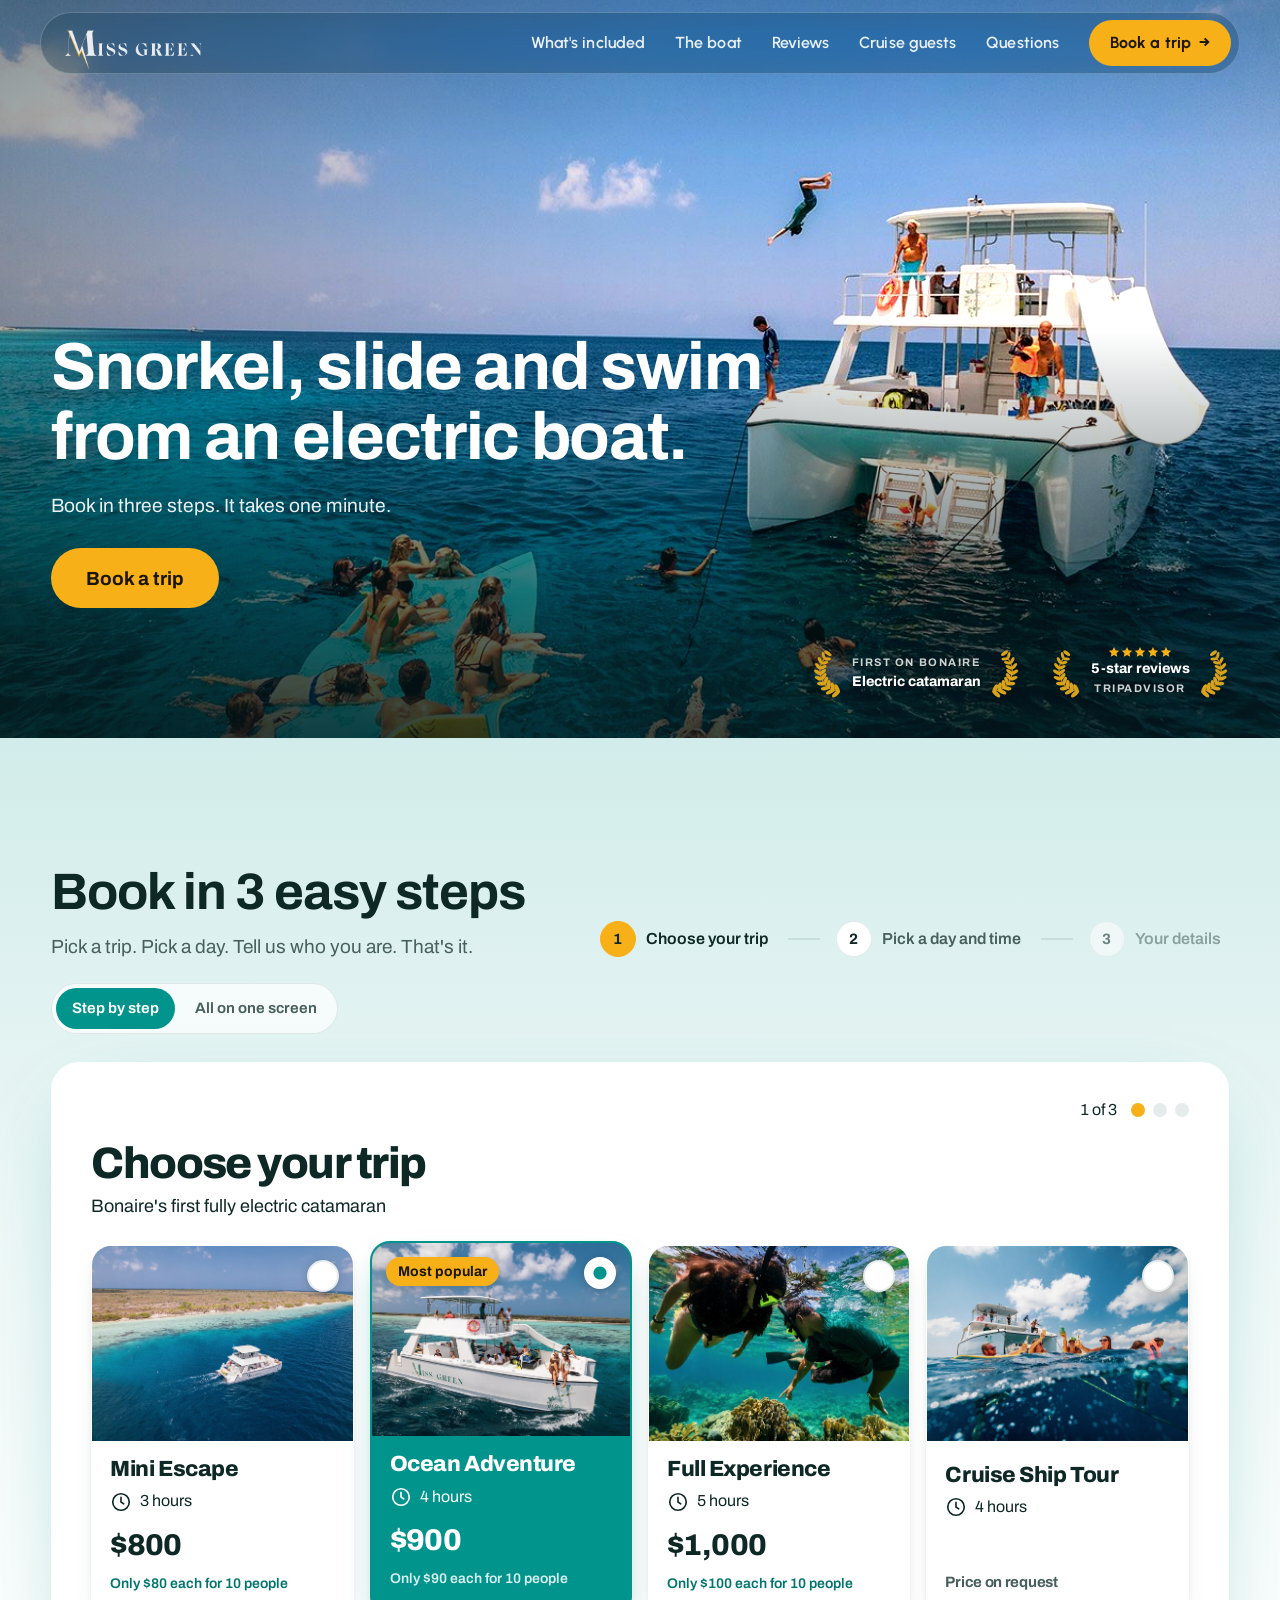
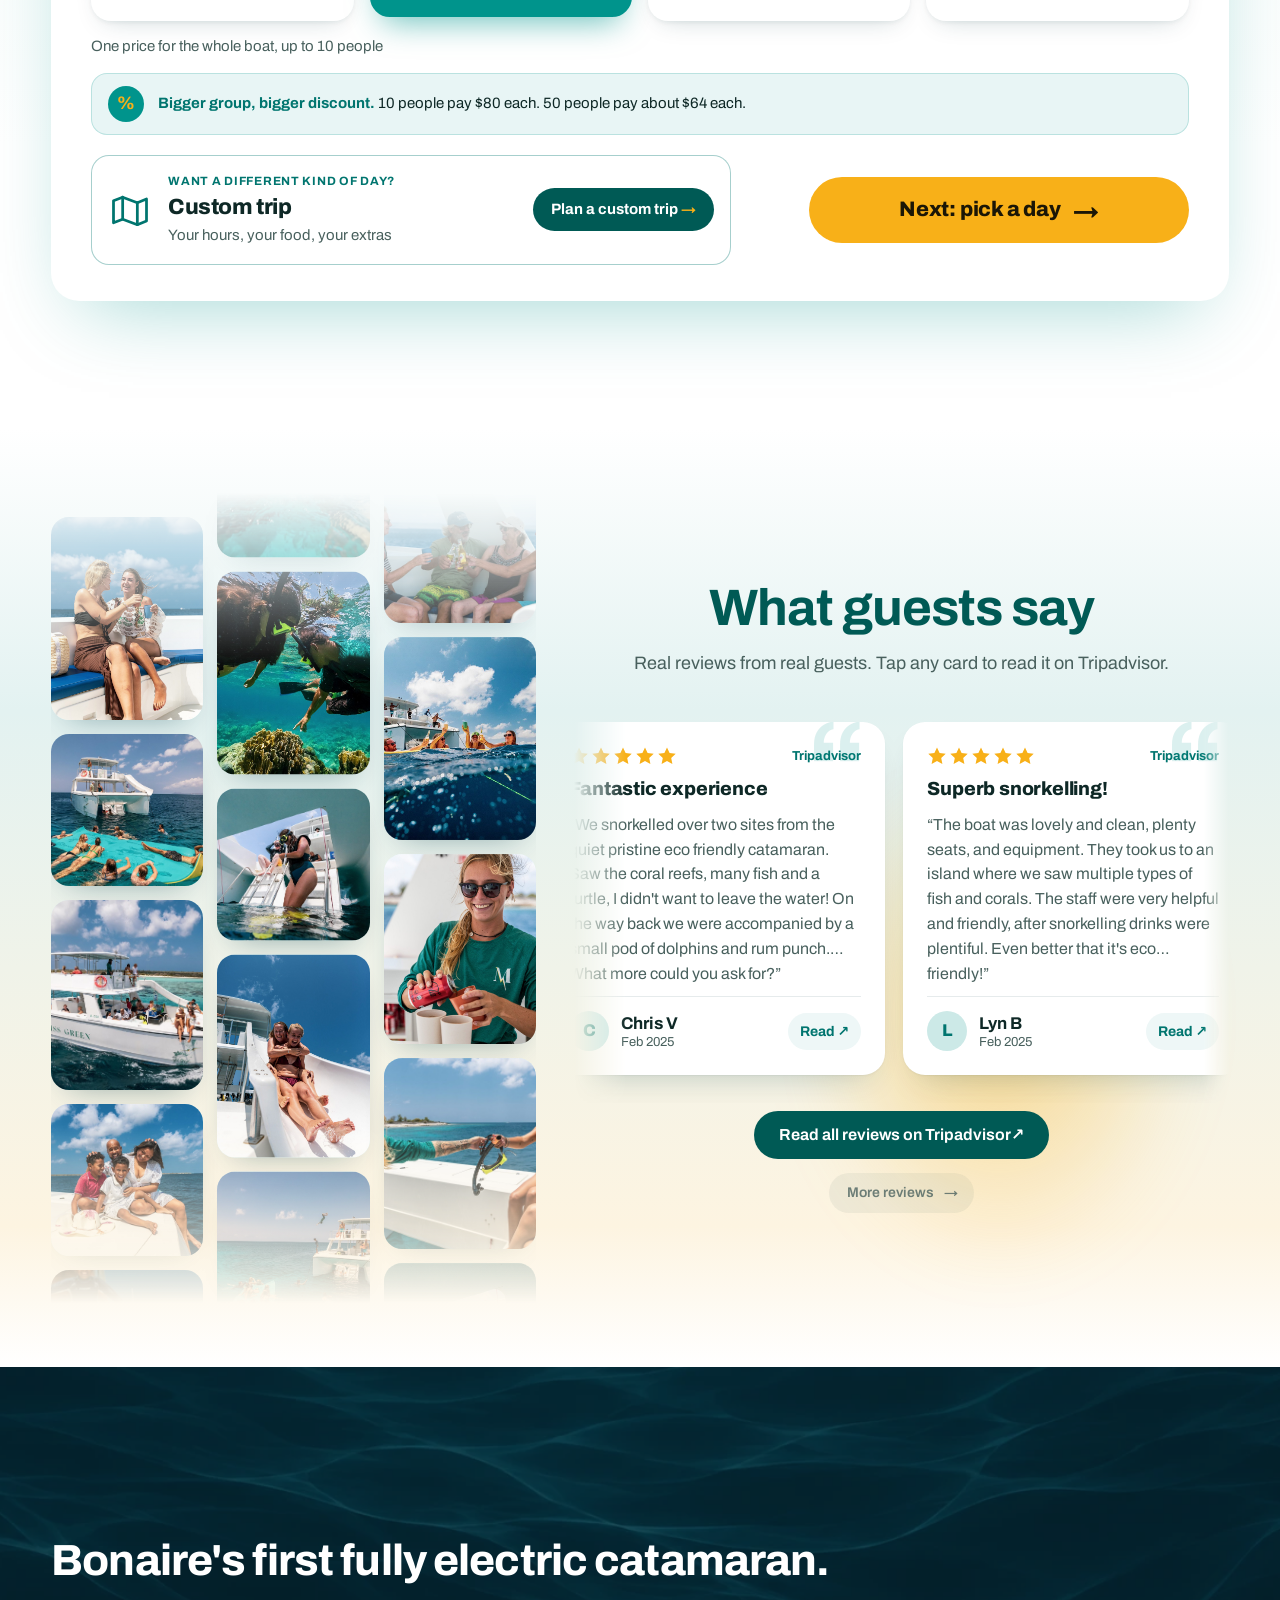
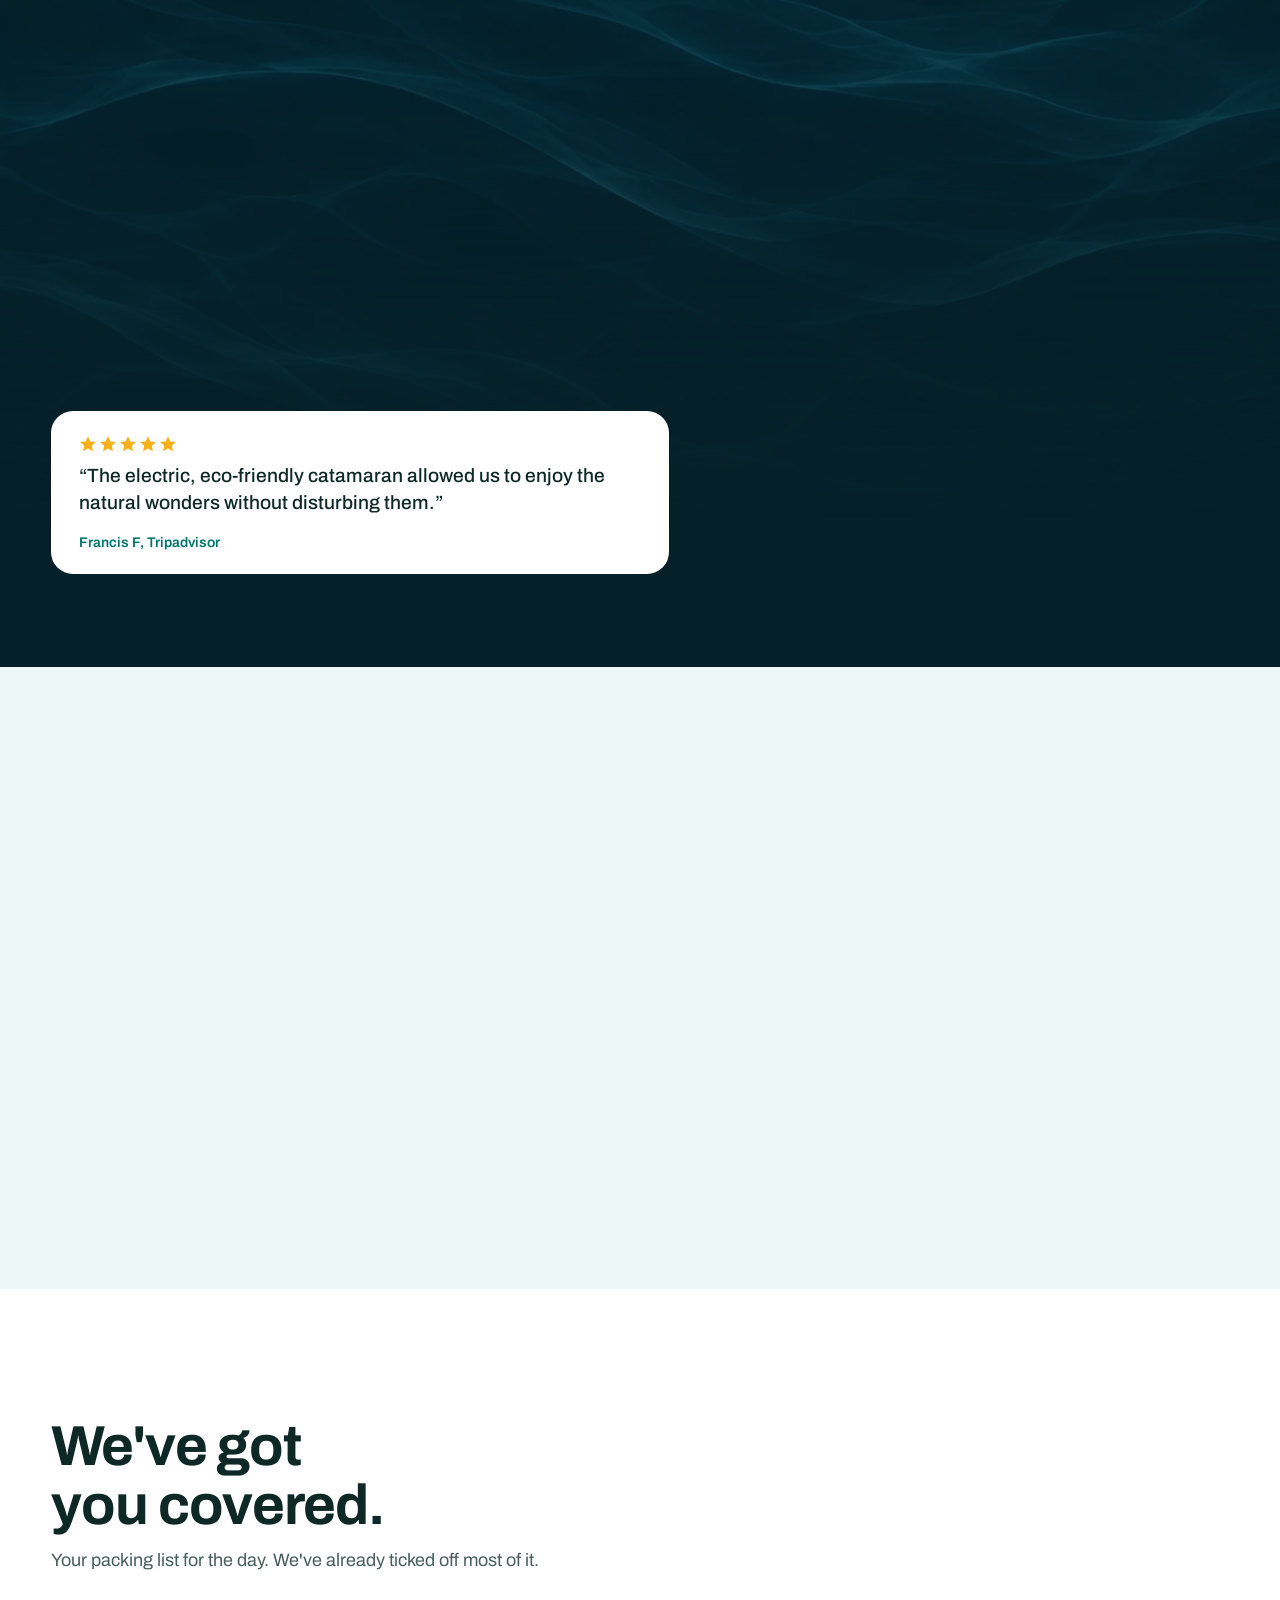
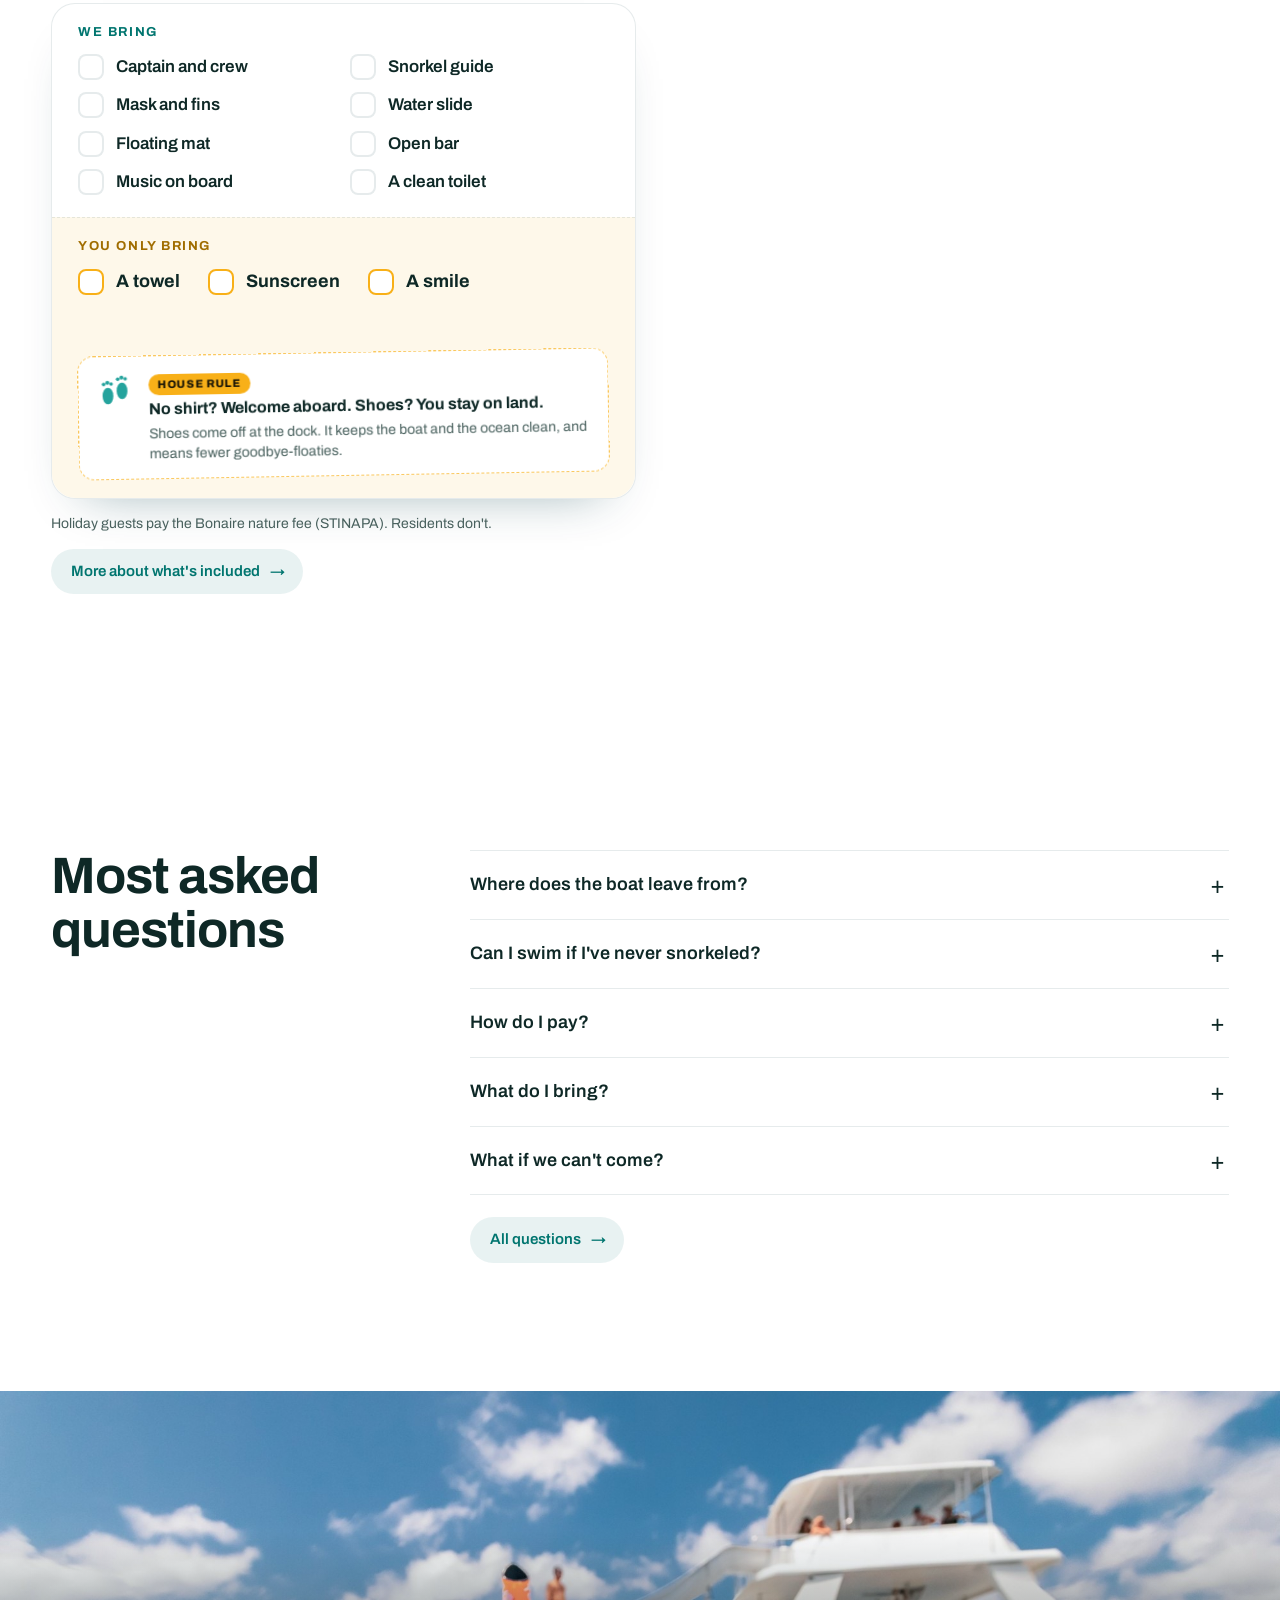
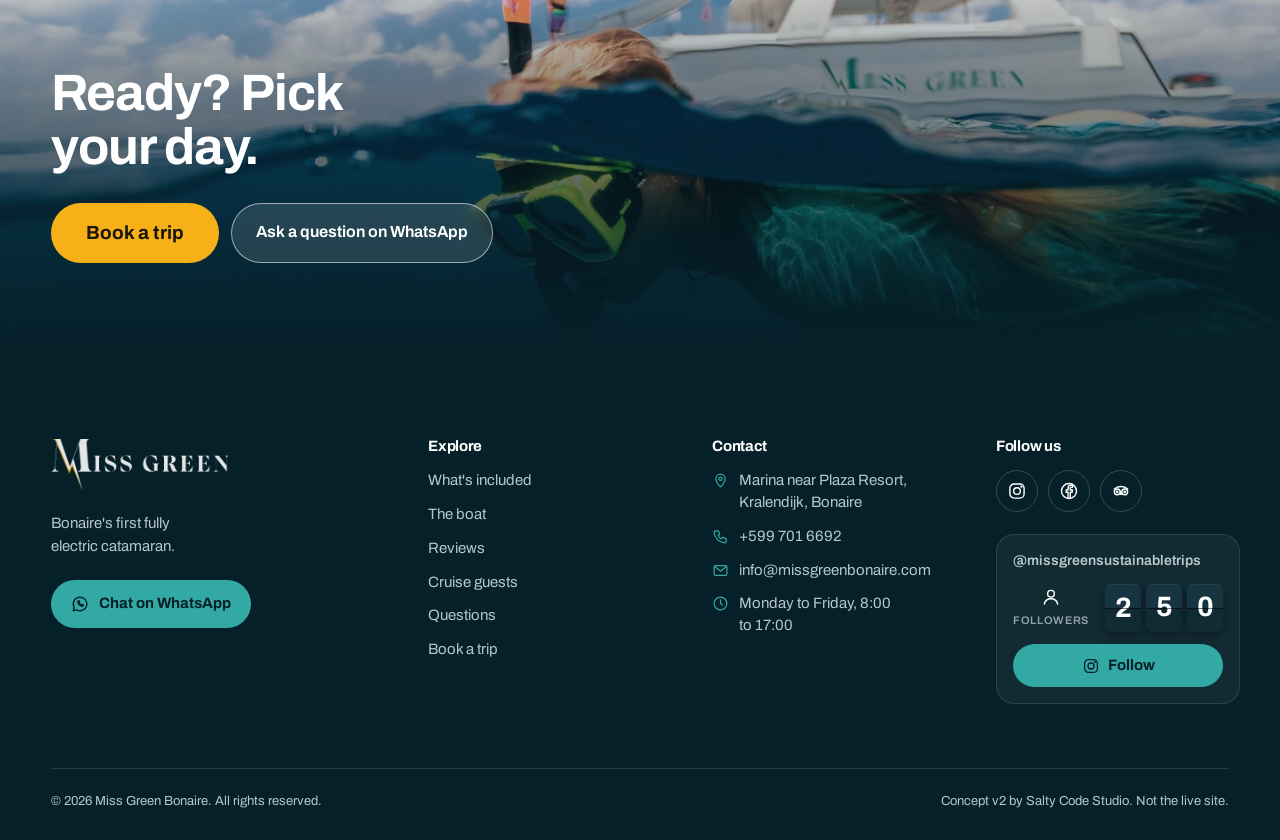
<file: index.html>
<!doctype html>
<html lang="en"><head><meta charset="utf-8"><meta name="robots" content="noindex, nofollow">
<meta http-equiv="refresh" content="0; url=v2/"><link rel="canonical" href="v2/">
<title>Miss Green Bonaire</title><script>location.replace("v2/" + location.search + location.hash)</script></head>
<body><a href="v2/">Go to Miss Green Bonaire</a></body></html>
</file>
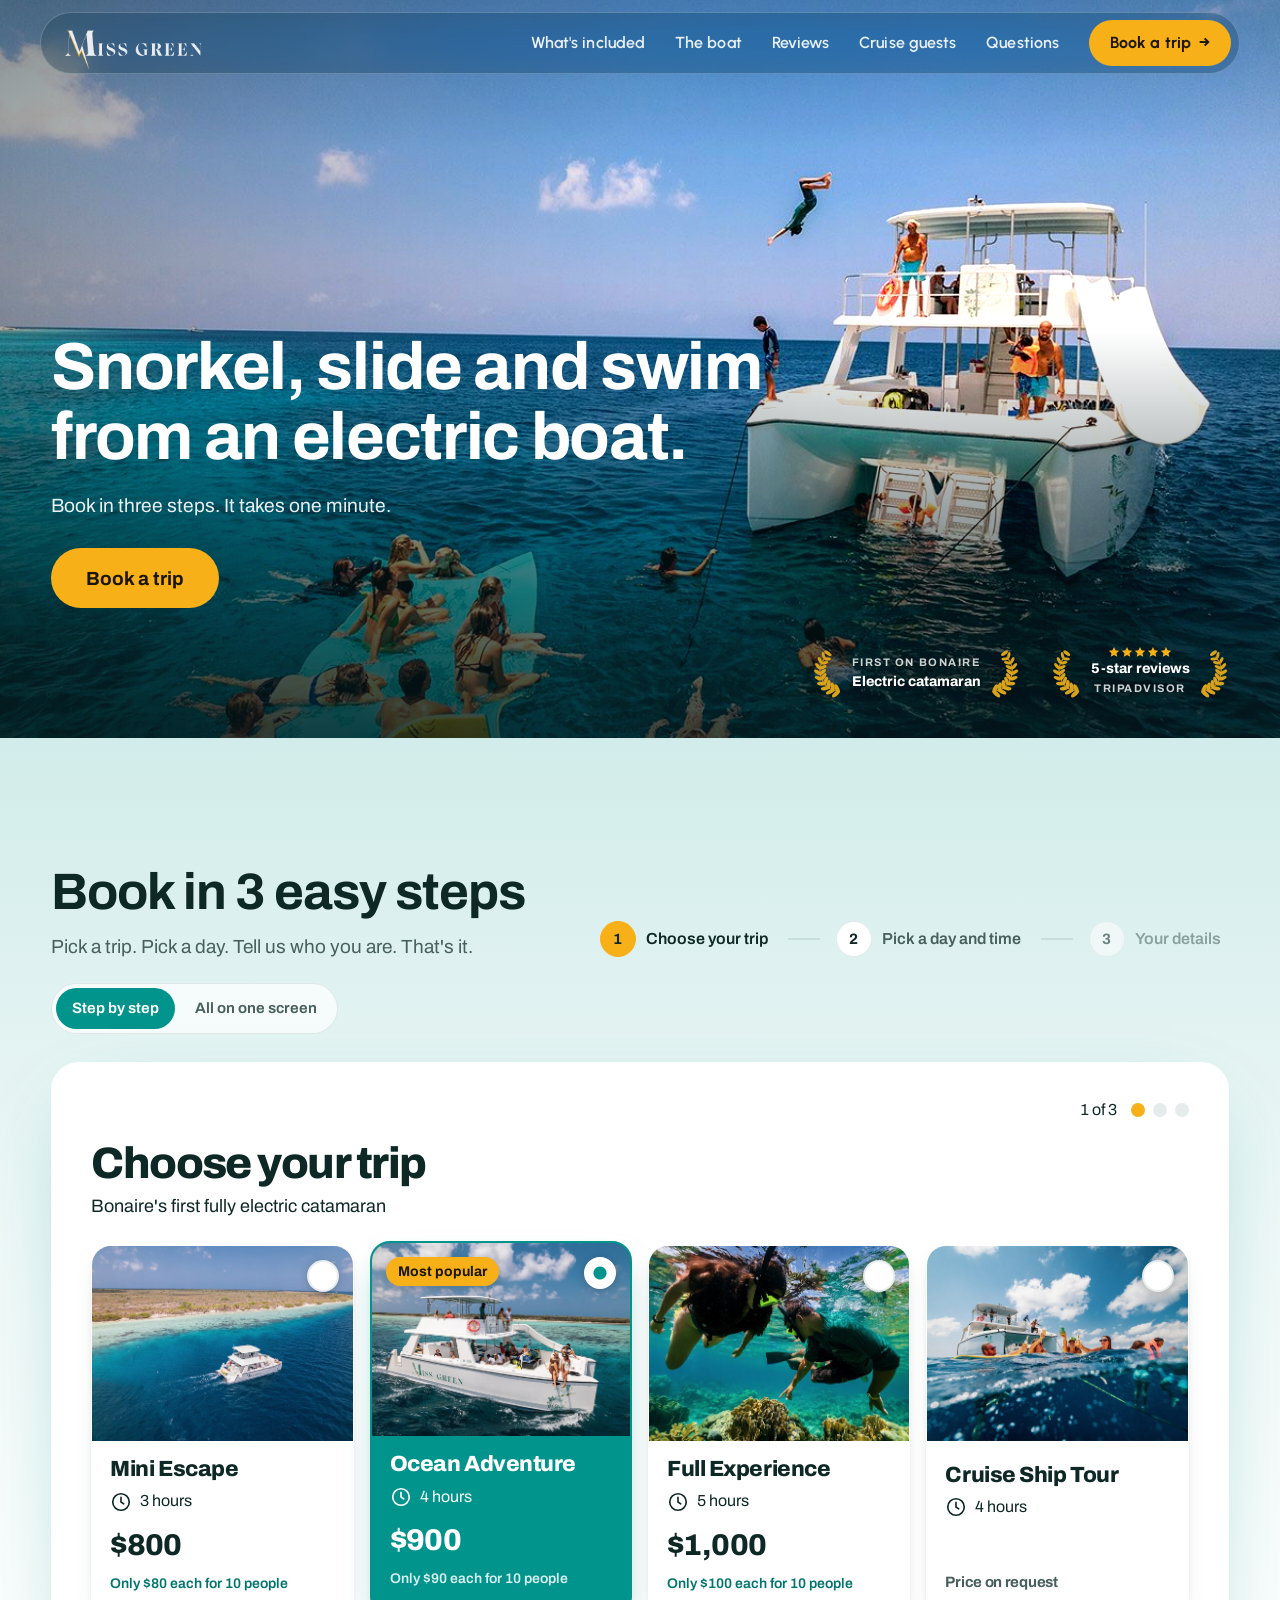
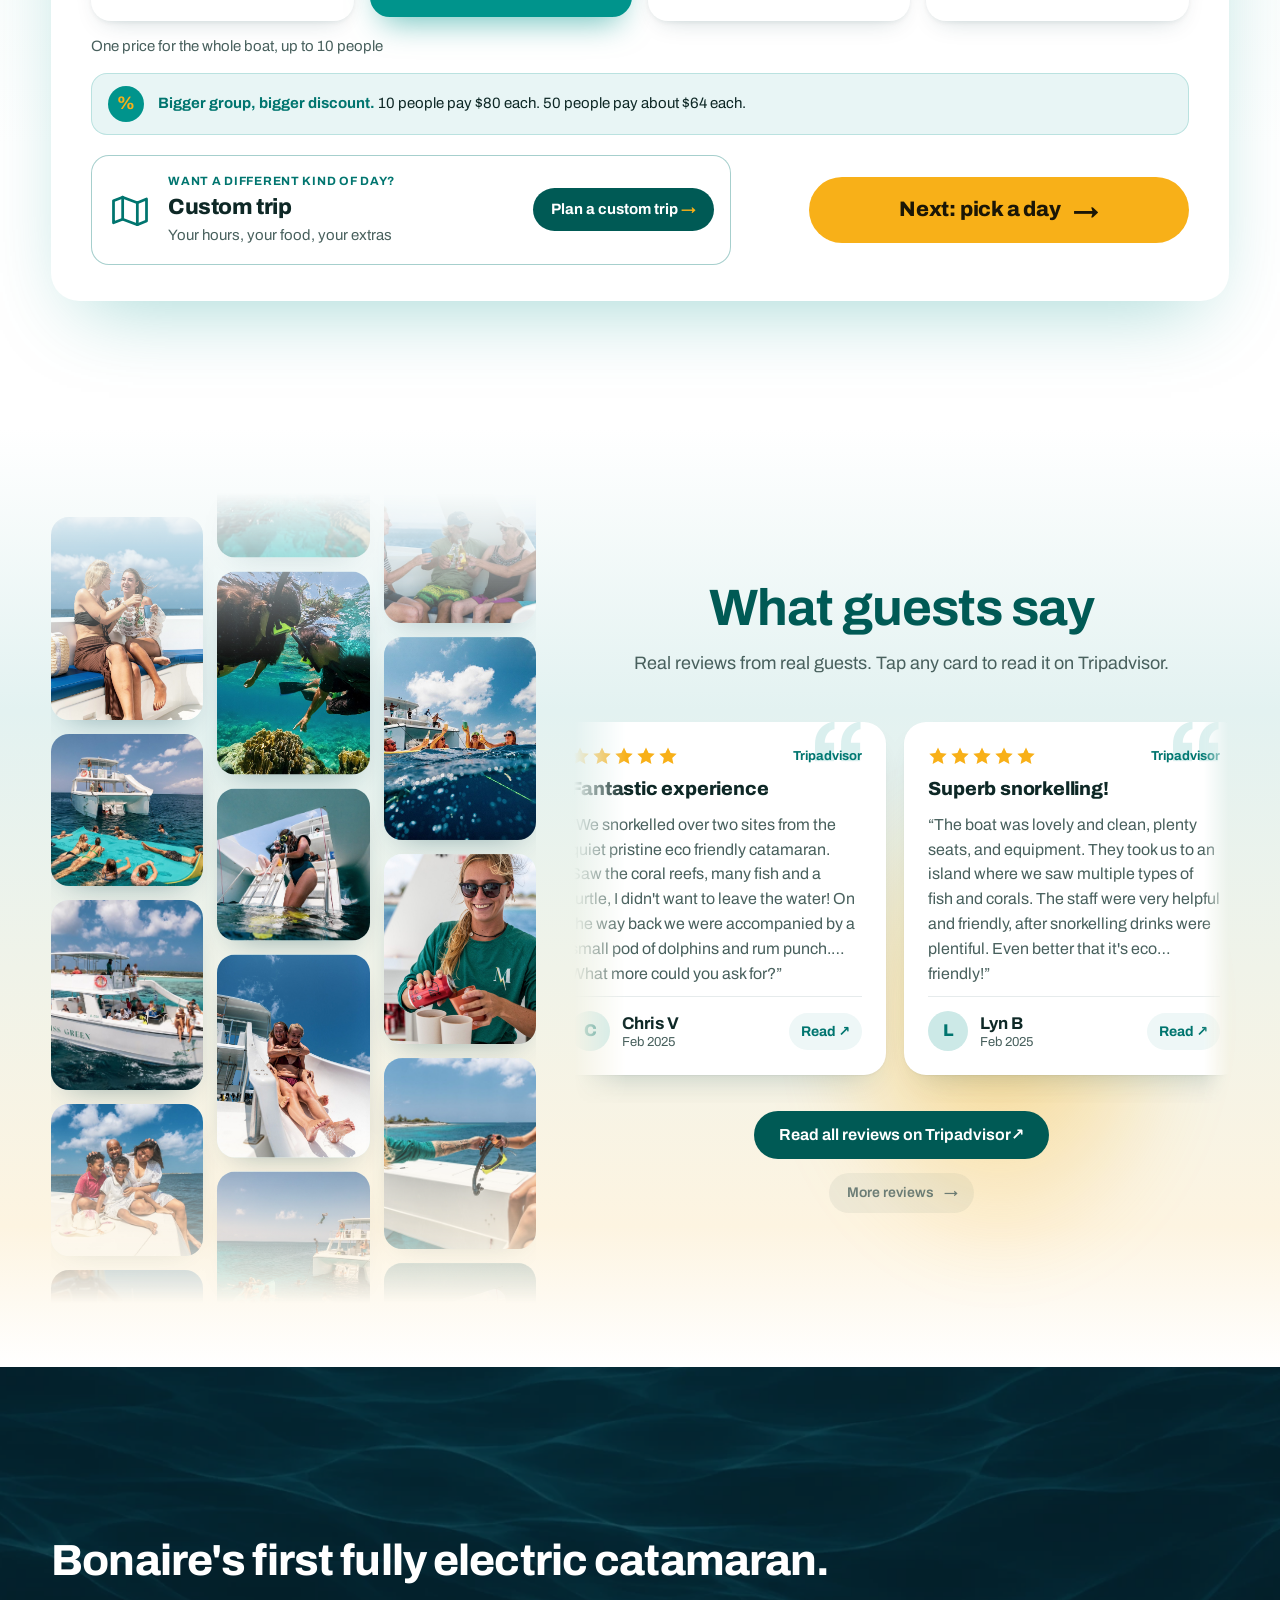
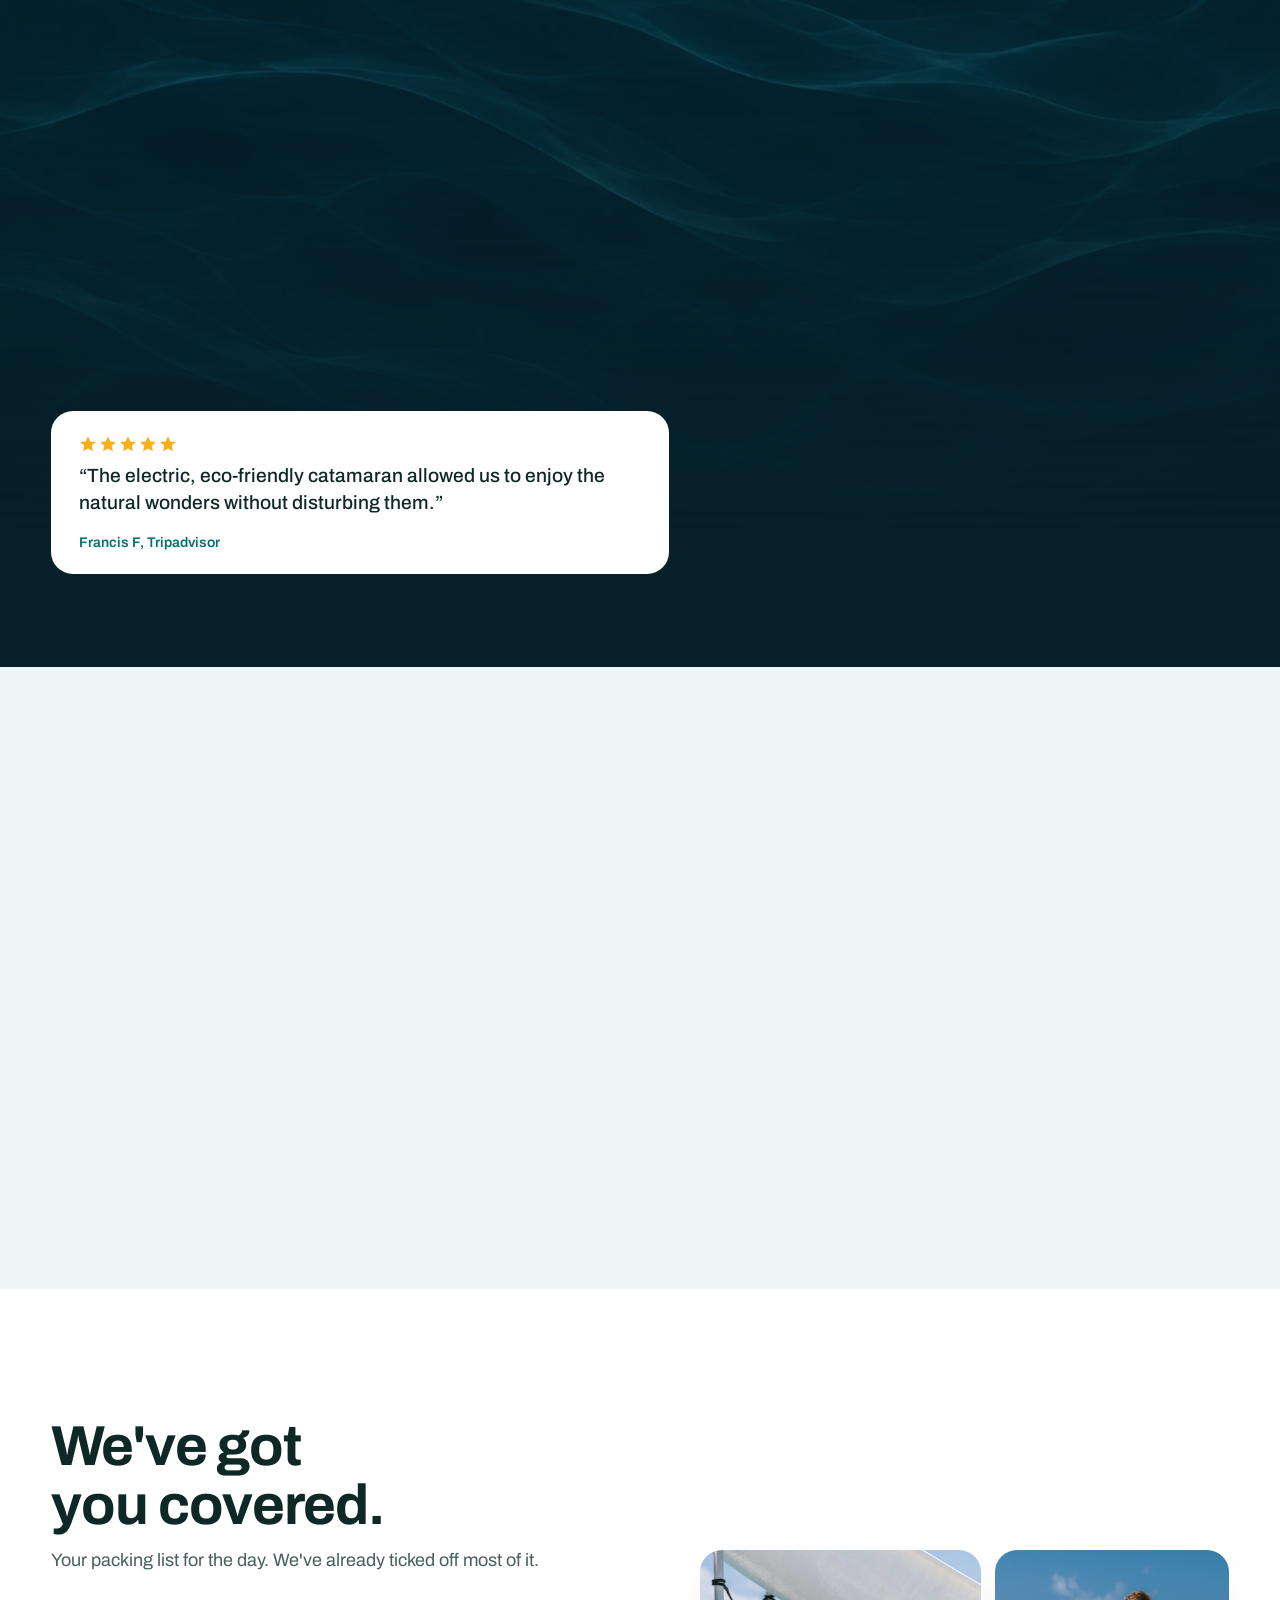
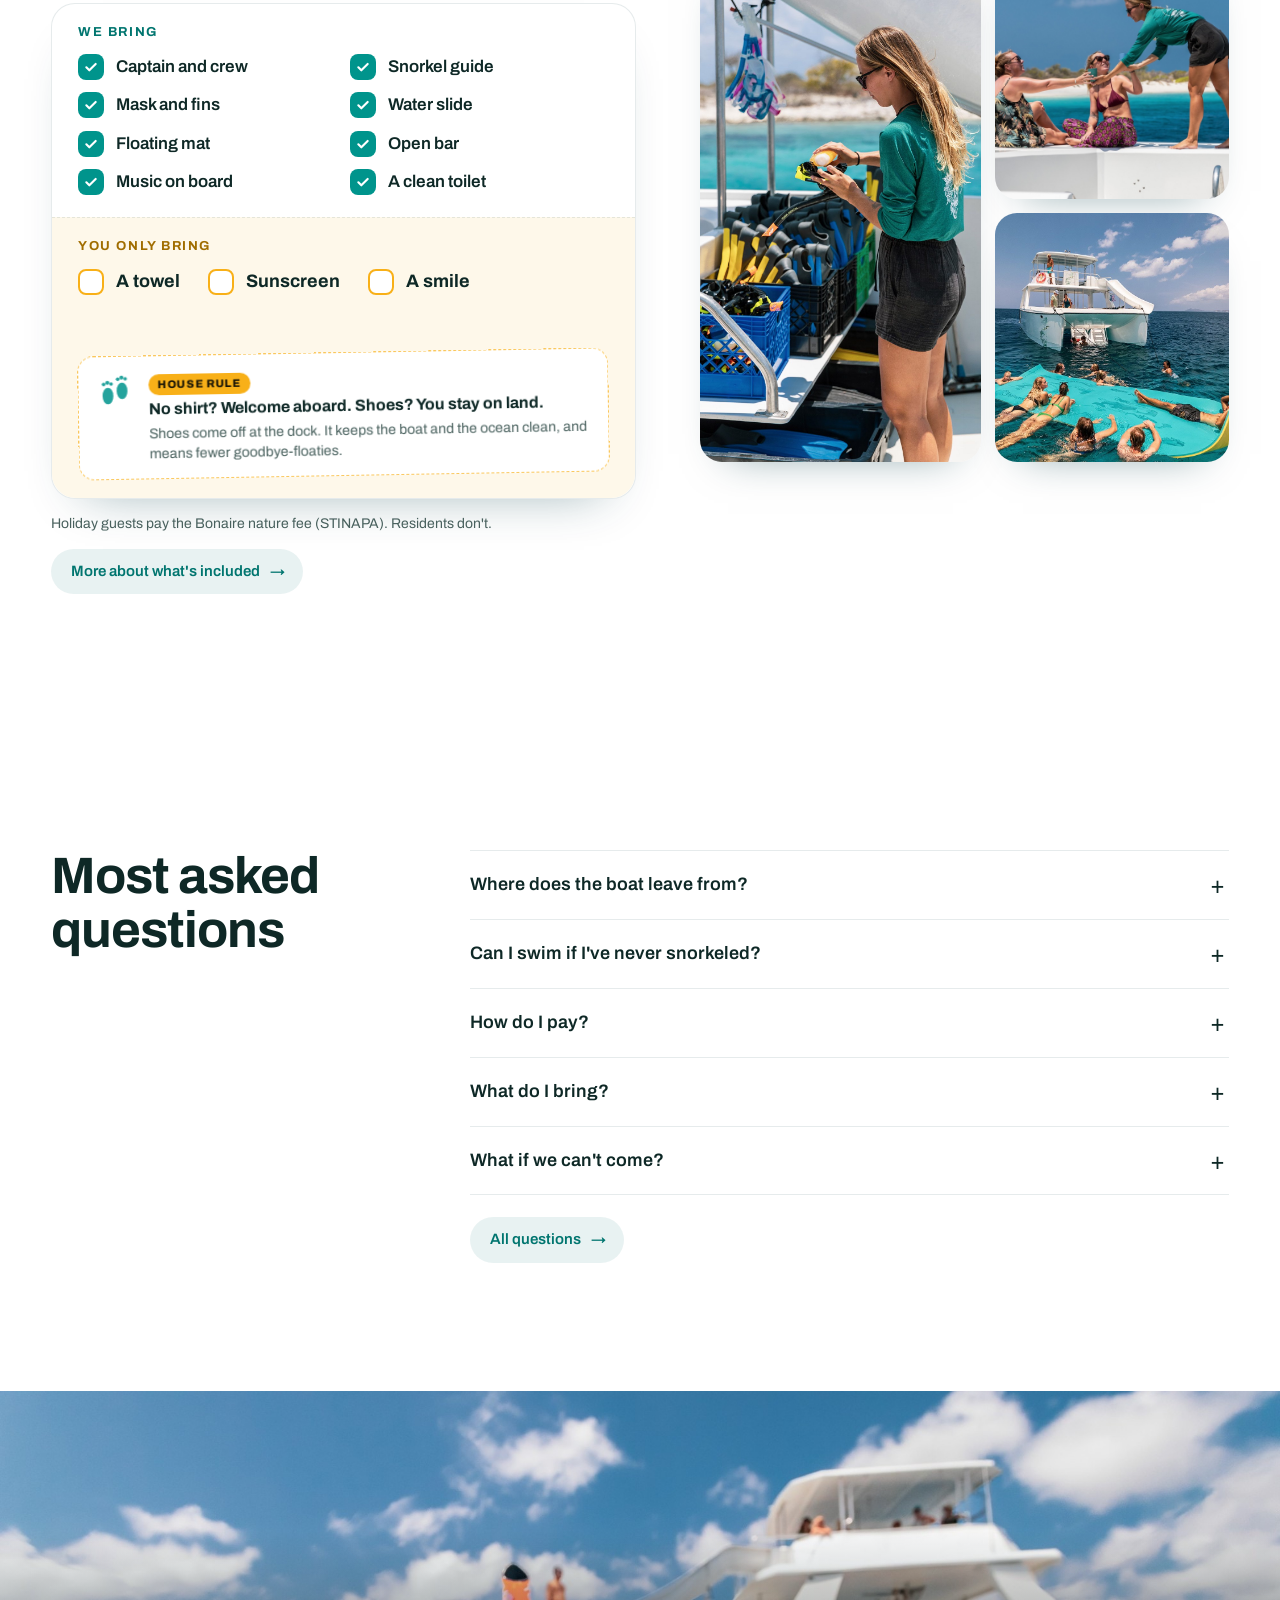
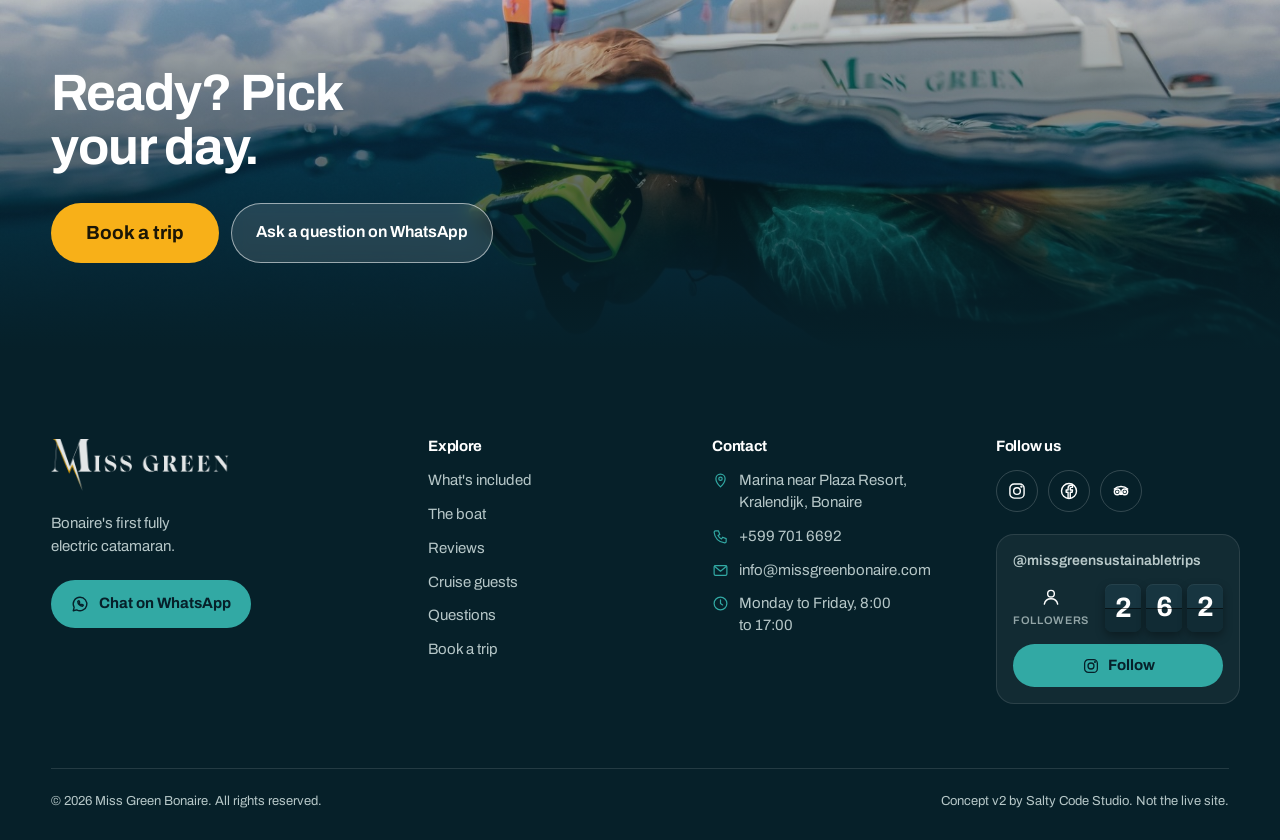
<file: v2/index.html>
<!doctype html>
<html lang="en">
<head>
<meta charset="utf-8">
<meta name="viewport" content="width=device-width, initial-scale=1">
<meta name="robots" content="noindex, nofollow">
<title>Miss Green Bonaire</title>
<meta name="description" content="Snorkel trips on Bonaire's first fully electric catamaran. Book in three easy steps.">
<link rel="icon" href="../img/logo.png?v=3">
<link rel="apple-touch-icon" href="../img/logo.png?v=3">
<link rel="preconnect" href="https://fonts.googleapis.com">
<link rel="preconnect" href="https://fonts.gstatic.com" crossorigin>
<link href="https://fonts.googleapis.com/css2?family=Archivo:wdth,wght@62..125,400..800&family=Urbanist:wght@500..800&display=swap" rel="stylesheet">
<link rel="preload" as="image" href="../img/ss-2-0.jpg">
<link rel="stylesheet" href="style.css?v=20261106224115">
<script>{ const t = new URLSearchParams(location.search).get("theme"); document.documentElement.dataset.theme = t || "lagoon"; }</script>
</head>
<body>
<svg width="0" height="0" style="position:absolute" aria-hidden="true">
  <defs>
    <symbol id="i-clock" viewBox="0 0 24 24"><circle cx="12" cy="12" r="9"/><path d="M12 7v5l3 2"/></symbol>
    <symbol id="i-cal" viewBox="0 0 24 24"><rect x="3.5" y="5" width="17" height="15" rx="2"/><path d="M3.5 10h17M8 3v4M16 3v4"/></symbol>
    <symbol id="i-people" viewBox="0 0 24 24"><circle cx="9" cy="8" r="3.5"/><path d="M2.5 20c.6-3.6 3.2-5.5 6.5-5.5s5.9 1.9 6.5 5.5"/><path d="M15.5 4.8a3.5 3.5 0 0 1 0 6.4M18 14.8c2 .7 3.2 2.4 3.5 5.2"/></symbol>
    <symbol id="i-user" viewBox="0 0 24 24"><circle cx="12" cy="8" r="4"/><path d="M4 20.5c.8-4 4-6 8-6s7.2 2 8 6"/></symbol>
    <symbol id="i-mail" viewBox="0 0 24 24"><rect x="3" y="5" width="18" height="14" rx="2"/><path d="m3.5 6 8.5 7 8.5-7"/></symbol>
    <symbol id="i-chat" viewBox="0 0 24 24"><path d="M12 3a9 9 0 0 0-7.8 13.5L3 21l4.6-1.2A9 9 0 1 0 12 3Z"/><path d="M9 8.5c0 3.3 3.2 6.5 6.5 6.5l1-1.6-2-1-1 .8c-1-.5-2-1.5-2.6-2.6l.8-1-1-2Z"/></symbol>
    <symbol id="i-map" viewBox="0 0 24 24"><path d="M3 7l5-2 8 3 5-2v12l-5 2-8-3-5 2Z"/><path d="M8 5v12M16 8v12"/></symbol>
    <symbol id="i-mask" viewBox="0 0 24 24"><path d="M3 10.5c0-1.4 1-2.5 2.5-2.5h9c1.4 0 2.5 1.1 2.5 2.5V13c0 1.4-1.1 2.5-2.5 2.5h-1.6L11 13.5h-1L8.1 15.5H5.5A2.5 2.5 0 0 1 3 13Z"/><path d="M20 3v10.5a4.5 4.5 0 0 1-4.5 4.5H13"/></symbol>
    <symbol id="i-check" viewBox="0 0 24 24"><path d="m5 12.5 4.5 4.5L19 7.5"/></symbol>
  </defs>
</svg>

<header class="nav" id="top">
  <a class="brand" href="#top" aria-label="Miss Green home"><img class="wm wm-light" src="../img/wordmark-white.png" alt="Miss Green" width="800" height="234"><img class="wm wm-dark" src="../img/wordmark-navy.png" alt="" width="800" height="234" aria-hidden="true"></a>
  <nav aria-label="Main">
    <a href="included/" data-sec="included">What's included</a>
    <a href="the-boat/" data-sec="eco">The boat</a>
    <a href="reviews/" data-sec="reviews">Reviews</a>
    <a href="cruise-guests/" data-sec="cruise">Cruise guests</a>
    <a href="faq/" data-sec="faq">Questions</a>
  </nav>
  <a class="btn btn-sm nav-cta" href="#book">Book a trip <span aria-hidden="true">&rarr;</span></a>
</header>

<main>

<section class="hero">
  <img class="hero-img" src="../img/ss-2-0.jpg" alt="A guest jumps off the top deck of Miss Green while friends float on the mat in turquoise water" fetchpriority="high">
  <div class="hero-copy">
    <h1>Snorkel, slide and swim from an electric boat.</h1>
    <p>Book in three steps. It takes one minute.</p>
    <div class="hero-cta">
      <a class="btn btn-big" href="#book">Book a trip</a>
    </div>
  </div>
  <ul class="press" aria-label="Awards">
    <li><svg class="laurel" viewBox="0 0 74 124" aria-hidden="true"><path class="stem" d="M54.4 105.0 A46 46 0 0 1 29.8 29.2"/><g><ellipse cx="53.2" cy="110.9" rx="4.6" ry="10.5" transform="rotate(-130 53.2 110.9)"/><ellipse cx="55.7" cy="99.1" rx="4.6" ry="10.5" transform="rotate(-206 55.7 99.1)"/><ellipse cx="40.4" cy="106.3" rx="4.4" ry="10.1" transform="rotate(-115 40.4 106.3)"/><ellipse cx="45.8" cy="95.6" rx="4.4" ry="10.1" transform="rotate(-191 45.8 95.6)"/><ellipse cx="29.2" cy="98.6" rx="4.3" ry="9.8" transform="rotate(-100 29.2 98.6)"/><ellipse cx="37.2" cy="89.7" rx="4.3" ry="9.8" transform="rotate(-176 37.2 89.7)"/><ellipse cx="20.4" cy="88.3" rx="4.1" ry="9.4" transform="rotate(-85 20.4 88.3)"/><ellipse cx="30.5" cy="81.8" rx="4.1" ry="9.4" transform="rotate(-161 30.5 81.8)"/><ellipse cx="14.5" cy="76.1" rx="4.0" ry="9.0" transform="rotate(-70 14.5 76.1)"/><ellipse cx="26.0" cy="72.4" rx="4.0" ry="9.0" transform="rotate(-146 26.0 72.4)"/><ellipse cx="12.1" cy="62.7" rx="3.8" ry="8.7" transform="rotate(-55 12.1 62.7)"/><ellipse cx="24.1" cy="62.1" rx="3.8" ry="8.7" transform="rotate(-131 24.1 62.1)"/><ellipse cx="13.1" cy="49.2" rx="3.6" ry="8.3" transform="rotate(-40 13.1 49.2)"/><ellipse cx="24.9" cy="51.7" rx="3.6" ry="8.3" transform="rotate(-116 24.9 51.7)"/><ellipse cx="17.7" cy="36.4" rx="3.5" ry="7.9" transform="rotate(-25 17.7 36.4)"/><ellipse cx="28.4" cy="41.8" rx="3.5" ry="7.9" transform="rotate(-101 28.4 41.8)"/><ellipse cx="25.4" cy="25.2" rx="3.3" ry="7.6" transform="rotate(-10 25.4 25.2)"/><ellipse cx="34.3" cy="33.2" rx="3.3" ry="7.6" transform="rotate(-86 34.3 33.2)"/><ellipse cx="35.1" cy="20.3" rx="4" ry="9" transform="rotate(-53 35.1 20.3)"/></g></svg><span class="press-mid"><small>First on Bonaire</small><b>Electric catamaran</b></span><svg class="laurel flip" viewBox="0 0 74 124" aria-hidden="true"><path class="stem" d="M54.4 105.0 A46 46 0 0 1 29.8 29.2"/><g><ellipse cx="53.2" cy="110.9" rx="4.6" ry="10.5" transform="rotate(-130 53.2 110.9)"/><ellipse cx="55.7" cy="99.1" rx="4.6" ry="10.5" transform="rotate(-206 55.7 99.1)"/><ellipse cx="40.4" cy="106.3" rx="4.4" ry="10.1" transform="rotate(-115 40.4 106.3)"/><ellipse cx="45.8" cy="95.6" rx="4.4" ry="10.1" transform="rotate(-191 45.8 95.6)"/><ellipse cx="29.2" cy="98.6" rx="4.3" ry="9.8" transform="rotate(-100 29.2 98.6)"/><ellipse cx="37.2" cy="89.7" rx="4.3" ry="9.8" transform="rotate(-176 37.2 89.7)"/><ellipse cx="20.4" cy="88.3" rx="4.1" ry="9.4" transform="rotate(-85 20.4 88.3)"/><ellipse cx="30.5" cy="81.8" rx="4.1" ry="9.4" transform="rotate(-161 30.5 81.8)"/><ellipse cx="14.5" cy="76.1" rx="4.0" ry="9.0" transform="rotate(-70 14.5 76.1)"/><ellipse cx="26.0" cy="72.4" rx="4.0" ry="9.0" transform="rotate(-146 26.0 72.4)"/><ellipse cx="12.1" cy="62.7" rx="3.8" ry="8.7" transform="rotate(-55 12.1 62.7)"/><ellipse cx="24.1" cy="62.1" rx="3.8" ry="8.7" transform="rotate(-131 24.1 62.1)"/><ellipse cx="13.1" cy="49.2" rx="3.6" ry="8.3" transform="rotate(-40 13.1 49.2)"/><ellipse cx="24.9" cy="51.7" rx="3.6" ry="8.3" transform="rotate(-116 24.9 51.7)"/><ellipse cx="17.7" cy="36.4" rx="3.5" ry="7.9" transform="rotate(-25 17.7 36.4)"/><ellipse cx="28.4" cy="41.8" rx="3.5" ry="7.9" transform="rotate(-101 28.4 41.8)"/><ellipse cx="25.4" cy="25.2" rx="3.3" ry="7.6" transform="rotate(-10 25.4 25.2)"/><ellipse cx="34.3" cy="33.2" rx="3.3" ry="7.6" transform="rotate(-86 34.3 33.2)"/><ellipse cx="35.1" cy="20.3" rx="4" ry="9" transform="rotate(-53 35.1 20.3)"/></g></svg></li>
    <li><svg class="laurel" viewBox="0 0 74 124" aria-hidden="true"><path class="stem" d="M54.4 105.0 A46 46 0 0 1 29.8 29.2"/><g><ellipse cx="53.2" cy="110.9" rx="4.6" ry="10.5" transform="rotate(-130 53.2 110.9)"/><ellipse cx="55.7" cy="99.1" rx="4.6" ry="10.5" transform="rotate(-206 55.7 99.1)"/><ellipse cx="40.4" cy="106.3" rx="4.4" ry="10.1" transform="rotate(-115 40.4 106.3)"/><ellipse cx="45.8" cy="95.6" rx="4.4" ry="10.1" transform="rotate(-191 45.8 95.6)"/><ellipse cx="29.2" cy="98.6" rx="4.3" ry="9.8" transform="rotate(-100 29.2 98.6)"/><ellipse cx="37.2" cy="89.7" rx="4.3" ry="9.8" transform="rotate(-176 37.2 89.7)"/><ellipse cx="20.4" cy="88.3" rx="4.1" ry="9.4" transform="rotate(-85 20.4 88.3)"/><ellipse cx="30.5" cy="81.8" rx="4.1" ry="9.4" transform="rotate(-161 30.5 81.8)"/><ellipse cx="14.5" cy="76.1" rx="4.0" ry="9.0" transform="rotate(-70 14.5 76.1)"/><ellipse cx="26.0" cy="72.4" rx="4.0" ry="9.0" transform="rotate(-146 26.0 72.4)"/><ellipse cx="12.1" cy="62.7" rx="3.8" ry="8.7" transform="rotate(-55 12.1 62.7)"/><ellipse cx="24.1" cy="62.1" rx="3.8" ry="8.7" transform="rotate(-131 24.1 62.1)"/><ellipse cx="13.1" cy="49.2" rx="3.6" ry="8.3" transform="rotate(-40 13.1 49.2)"/><ellipse cx="24.9" cy="51.7" rx="3.6" ry="8.3" transform="rotate(-116 24.9 51.7)"/><ellipse cx="17.7" cy="36.4" rx="3.5" ry="7.9" transform="rotate(-25 17.7 36.4)"/><ellipse cx="28.4" cy="41.8" rx="3.5" ry="7.9" transform="rotate(-101 28.4 41.8)"/><ellipse cx="25.4" cy="25.2" rx="3.3" ry="7.6" transform="rotate(-10 25.4 25.2)"/><ellipse cx="34.3" cy="33.2" rx="3.3" ry="7.6" transform="rotate(-86 34.3 33.2)"/><ellipse cx="35.1" cy="20.3" rx="4" ry="9" transform="rotate(-53 35.1 20.3)"/></g></svg><span class="press-mid"><span class="stars" role="img" aria-label="5 out of 5 stars"><svg class="star" viewBox="0 0 20 20"><path d="M10 1.5l2.6 5.6 6.1.7-4.5 4.2 1.2 6-5.4-3-5.4 3 1.2-6L1.3 7.8l6.1-.7z"/></svg><svg class="star" viewBox="0 0 20 20"><path d="M10 1.5l2.6 5.6 6.1.7-4.5 4.2 1.2 6-5.4-3-5.4 3 1.2-6L1.3 7.8l6.1-.7z"/></svg><svg class="star" viewBox="0 0 20 20"><path d="M10 1.5l2.6 5.6 6.1.7-4.5 4.2 1.2 6-5.4-3-5.4 3 1.2-6L1.3 7.8l6.1-.7z"/></svg><svg class="star" viewBox="0 0 20 20"><path d="M10 1.5l2.6 5.6 6.1.7-4.5 4.2 1.2 6-5.4-3-5.4 3 1.2-6L1.3 7.8l6.1-.7z"/></svg><svg class="star" viewBox="0 0 20 20"><path d="M10 1.5l2.6 5.6 6.1.7-4.5 4.2 1.2 6-5.4-3-5.4 3 1.2-6L1.3 7.8l6.1-.7z"/></svg></span><b>5-star reviews</b><small>Tripadvisor</small></span><svg class="laurel flip" viewBox="0 0 74 124" aria-hidden="true"><path class="stem" d="M54.4 105.0 A46 46 0 0 1 29.8 29.2"/><g><ellipse cx="53.2" cy="110.9" rx="4.6" ry="10.5" transform="rotate(-130 53.2 110.9)"/><ellipse cx="55.7" cy="99.1" rx="4.6" ry="10.5" transform="rotate(-206 55.7 99.1)"/><ellipse cx="40.4" cy="106.3" rx="4.4" ry="10.1" transform="rotate(-115 40.4 106.3)"/><ellipse cx="45.8" cy="95.6" rx="4.4" ry="10.1" transform="rotate(-191 45.8 95.6)"/><ellipse cx="29.2" cy="98.6" rx="4.3" ry="9.8" transform="rotate(-100 29.2 98.6)"/><ellipse cx="37.2" cy="89.7" rx="4.3" ry="9.8" transform="rotate(-176 37.2 89.7)"/><ellipse cx="20.4" cy="88.3" rx="4.1" ry="9.4" transform="rotate(-85 20.4 88.3)"/><ellipse cx="30.5" cy="81.8" rx="4.1" ry="9.4" transform="rotate(-161 30.5 81.8)"/><ellipse cx="14.5" cy="76.1" rx="4.0" ry="9.0" transform="rotate(-70 14.5 76.1)"/><ellipse cx="26.0" cy="72.4" rx="4.0" ry="9.0" transform="rotate(-146 26.0 72.4)"/><ellipse cx="12.1" cy="62.7" rx="3.8" ry="8.7" transform="rotate(-55 12.1 62.7)"/><ellipse cx="24.1" cy="62.1" rx="3.8" ry="8.7" transform="rotate(-131 24.1 62.1)"/><ellipse cx="13.1" cy="49.2" rx="3.6" ry="8.3" transform="rotate(-40 13.1 49.2)"/><ellipse cx="24.9" cy="51.7" rx="3.6" ry="8.3" transform="rotate(-116 24.9 51.7)"/><ellipse cx="17.7" cy="36.4" rx="3.5" ry="7.9" transform="rotate(-25 17.7 36.4)"/><ellipse cx="28.4" cy="41.8" rx="3.5" ry="7.9" transform="rotate(-101 28.4 41.8)"/><ellipse cx="25.4" cy="25.2" rx="3.3" ry="7.6" transform="rotate(-10 25.4 25.2)"/><ellipse cx="34.3" cy="33.2" rx="3.3" ry="7.6" transform="rotate(-86 34.3 33.2)"/><ellipse cx="35.1" cy="20.3" rx="4" ry="9" transform="rotate(-53 35.1 20.3)"/></g></svg></li>
  </ul>
  <div class="hero-wave" aria-hidden="true">
    <svg class="wave-front" viewBox="0 0 1440 100" preserveAspectRatio="none"><path d="M0 62 C240 98 480 22 720 58 C960 94 1200 30 1440 60 V100 H0 Z"/></svg>
  </div>
</section>

<section class="book" id="book" aria-labelledby="bookTitle">
  <div class="book-side">
    <h2 id="bookTitle">Book in 3 easy steps</h2>
    <p>Pick a trip. Pick a day. Tell us who you are. That's it.</p>
    <div class="book-mode" role="group" aria-label="Booking style">
      <button type="button" data-mode="steps" aria-pressed="true">Step by step</button>
      <button type="button" data-mode="one" aria-pressed="false">All on one screen</button>
    </div>
    <ol class="book-list">
      <li><button type="button" data-jump="1"><span>1</span>Choose your trip</button></li>
      <li><button type="button" data-jump="2"><span>2</span><b id="jump2">Pick a day and time</b></button></li>
      <li><button type="button" data-jump="3"><span>3</span>Your details</button></li>
    </ol>
  </div>

  <div class="qb" id="qb" hidden>
    <div class="qb-col">
      <h3><span class="num">1</span> How many people?</h3>
      <div class="qb-count">
        <button type="button" class="step" data-q="-1" aria-label="One person less">&minus;</button>
        <output id="qGuests" aria-live="polite">6</output>
        <button type="button" class="step" data-q="1" aria-label="One person more">+</button>
      </div>
      <p class="qb-hint" id="qGuestsHint">Count everyone, kids too.</p>
      <label class="qb-switch">
        <input type="checkbox" id="qCruise">
        <span class="qb-switch-ui" aria-hidden="true"></span>
        <span>We come from a cruise ship</span>
      </label>
    </div>
    <fieldset class="qb-col">
      <legend><h3><span class="num">2</span> Which trip?</h3></legend>
      <div class="qb-trips" id="qTrips">
        <label class="qb-trip"><input type="radio" name="qtour" value="mini"><img src="../img/ss-2-22.jpg" alt="" loading="lazy"><span class="qb-tt"><strong>Mini Escape</strong><span>3 hours</span></span><span class="qb-tp"><b data-qprice></b><small data-qeach></small></span></label>
        <label class="qb-trip"><input type="radio" name="qtour" value="ocean" checked><img src="../img/ss-2-1.jpg" alt="" loading="lazy"><span class="qb-tt"><strong>Ocean Adventure <em>Most popular</em></strong><span>4 hours</span></span><span class="qb-tp"><b data-qprice></b><small data-qeach></small></span></label>
        <label class="qb-trip"><input type="radio" name="qtour" value="full"><img src="../img/ss-2-12.jpg" alt="" loading="lazy"><span class="qb-tt"><strong>Full Experience</strong><span>5 hours</span></span><span class="qb-tp"><b data-qprice></b><small data-qeach></small></span></label>
      </div>
      <div class="qb-trip qb-cruise" id="qCruiseTrip" hidden><img src="../img/ss-2-3.jpg" alt=""><span class="qb-tt"><strong>Cruise Ship Tour</strong><span>4 hours, planned around your ship</span></span></div>
      <p class="qb-hint" id="qPriceHint"></p>
    </fieldset>
    <div class="qb-col">
      <h3><span class="num">3</span> Which day?</h3>
      <div class="cal qb-cal">
        <div class="cal-head">
          <button type="button" class="cal-nav" id="qPrev" aria-label="Previous month">&lsaquo;</button>
          <strong id="qMonth" aria-live="polite"></strong>
          <button type="button" class="cal-nav" id="qNext" aria-label="Next month">&rsaquo;</button>
        </div>
        <div class="cal-days" aria-hidden="true"><span>Mo</span><span>Tu</span><span>We</span><span>Th</span><span>Fr</span><span>Sa</span><span>Su</span></div>
        <div class="cal-grid" id="qGrid"></div>
      </div>
    </div>
    <div class="qb-sum">
      <p id="qSummary" aria-live="polite"></p>
      <button type="button" class="btn btn-big" id="qBook" disabled>Pick a day first</button>
      <p class="qb-hint">You send us a WhatsApp message. We reply with a yes and how to pay. No payment now.</p>
    </div>
  </div>
  <div class="wiz" id="wiz">
    <div class="wiz-top">
      <button type="button" class="wiz-back" id="wizBack" hidden><span aria-hidden="true">&lsaquo;</span> Back</button>
      <p class="wiz-count"><span id="wizCount">1 of 3</span><span class="dots" aria-hidden="true"><i></i><i></i><i></i></span></p>
    </div>

    <form id="wizForm" novalidate>
      <!-- Step 1: trip -->
      <div class="wiz-step" data-step="1">
        <h3>Choose your trip</h3>
        <p class="wiz-sub">Bonaire's first fully electric catamaran</p>
        <div class="opts">
          <label class="opt">
            <input type="radio" name="tour" value="mini">
            <img src="../img/ss-2-22.jpg" alt="" loading="lazy">
            <span class="opt-body">
              <strong>Mini Escape</strong>
              <span class="meta"><svg class="ico"><use href="#i-clock"/></svg>3 hours</span>
              <b class="opt-price" data-price></b>
            </span>
            <span class="radio" aria-hidden="true"></span>
          </label>
          <label class="opt">
            <input type="radio" name="tour" value="ocean" checked>
            <img src="../img/ss-2-1.jpg" alt="" loading="lazy">
            <span class="opt-body">
              <strong>Ocean Adventure</strong>
              <span class="meta"><svg class="ico"><use href="#i-clock"/></svg>4 hours</span>
              <span class="pill">Most popular</span>
              <b class="opt-price" data-price></b>
            </span>
            <span class="radio" aria-hidden="true"></span>
          </label>
          <label class="opt">
            <input type="radio" name="tour" value="full">
            <img src="../img/ss-2-12.jpg" alt="" loading="lazy">
            <span class="opt-body">
              <strong>Full Experience</strong>
              <span class="meta"><svg class="ico"><use href="#i-clock"/></svg>5 hours</span>
              <b class="opt-price" data-price></b>
            </span>
            <span class="radio" aria-hidden="true"></span>
          </label>
          <label class="opt">
            <input type="radio" name="tour" value="cruise">
            <img src="../img/ss-2-3.jpg" alt="" loading="lazy">
            <span class="opt-body">
              <strong>Cruise Ship Tour</strong>
              <span class="meta"><svg class="ico"><use href="#i-clock"/></svg>4 hours</span>
              <b class="opt-price opt-ask">Price on request</b>
            </span>
            <span class="radio" aria-hidden="true"></span>
          </label>
        </div>
        <p class="wiz-note" id="tripNote"></p>
        <p class="grp-strip"><b aria-hidden="true">%</b><span><strong>Bigger group, bigger discount.</strong> 10 people pay $80 each. 50 people pay about $64 each.</span></p>
        <button type="button" class="custom" id="customBtn">
          <svg class="ico ico-lg"><use href="#i-map"/></svg>
          <span class="custom-text"><small>Want a different kind of day?</small><strong>Custom trip</strong><span>Your hours, your food, your extras</span></span>
          <span class="custom-btn">Plan a custom trip <span aria-hidden="true">&rarr;</span></span>
        </button>
        <button type="button" class="wiz-next" data-go="2">Next: pick a day <span aria-hidden="true">&rarr;</span></button>
      </div>

      <!-- Step 2: day, time, people -->
      <div class="wiz-step" data-step="2" hidden>
        <h3 id="step2Title">Choose a date &amp; time</h3>
        <div class="cal">
          <div class="cal-head">
            <button type="button" class="cal-nav" id="calPrev" aria-label="Previous month">&lsaquo;</button>
            <strong id="calTitle" aria-live="polite"></strong>
            <button type="button" class="cal-nav" id="calNext" aria-label="Next month">&rsaquo;</button>
          </div>
          <div class="cal-days" aria-hidden="true"><span>Sun</span><span>Mon</span><span>Tue</span><span>Wed</span><span>Thu</span><span>Fri</span><span>Sat</span></div>
          <div class="cal-grid" id="calGrid"></div>
        </div>

        <div class="wiz-block" id="timeBlock">
          <h4>Select a time</h4>
          <div class="times" id="times"></div>
        </div>
        <div class="wiz-block" id="shipBlock" hidden>
          <h4><label for="ship">Your ship's name</label></h4>
          <input class="field-plain" id="ship" name="ship" autocomplete="off" placeholder="For example: Carnival Magic">
          <p class="wiz-note">We plan the trip around your time in port.</p>
        </div>

        <div class="people std-only">
          <h4>People</h4>
          <button type="button" class="step" data-step="-1" aria-label="One person less">&minus;</button>
          <output id="guestsOut" aria-live="polite">4</output>
          <button type="button" class="step" data-step="1" aria-label="One person more">+</button>
          <span class="people-note" id="peopleNote"></span>
        </div>

        <!-- Custom trip builder (only when "Plan a custom trip" was picked) -->
        <div class="wiz-block slide custom-only">
          <div class="slide-head"><h4><label for="cGuests">How many people?</label></h4><output id="cGuestsOut" for="cGuests">10</output></div>
          <input type="range" id="cGuests" min="1" max="50" value="10">
          <div class="slide-scale" aria-hidden="true"><span>1</span><span>25</span><span>50</span></div>
        </div>
        <div class="wiz-block slide custom-only">
          <div class="slide-head"><h4><label for="cHours">How long on the water?</label></h4><output id="cHoursOut" for="cHours">5 hours</output></div>
          <input type="range" id="cHours" min="3" max="8" step="1" value="5">
          <div class="slide-scale" aria-hidden="true"><span>3 h</span><span>8 h</span></div>
        </div>
        <fieldset class="wiz-block custom-only custom-wide">
          <legend><h4>Add food</h4></legend>
          <p class="wiz-note left">Food is extra. Pick as many as you like and we add the price to your quote.</p>
          <div class="food-pick">
            <label><input type="checkbox" name="food" value="Local snacks"><img src="../img/c-local-snacks.jpg" alt="" loading="lazy"><span>Local snacks</span></label>
            <label><input type="checkbox" name="food" value="BBQ"><img src="../img/c-bbq-platter.jpg" alt="" loading="lazy"><span>BBQ</span></label>
            <label><input type="checkbox" name="food" value="Fish"><img src="../img/c-fish-platter.jpg" alt="" loading="lazy"><span>Fish</span></label>
            <label><input type="checkbox" name="food" value="Dutch"><img src="../img/c-dutchplatter.jpg" alt="" loading="lazy"><span>Dutch</span></label>
            <label><input type="checkbox" name="food" value="Vegetarian"><img src="../img/c-vega.jpg" alt="" loading="lazy"><span>Vegetarian</span></label>
            <label><input type="checkbox" name="food" value="Lunch box"><img src="../img/c-lunch-box.jpg" alt="" loading="lazy"><span>Lunch box</span></label>
          </div>
        </fieldset>
        <fieldset class="wiz-block custom-only custom-wide">
          <legend><h4>Anything extra?</h4></legend>
          <p class="wiz-note left">Tell us your wishes. We check what's possible.</p>
          <div class="chips">
            <label><input type="checkbox" name="extra" value="Birthday or party"><span>Birthday or party</span></label>
            <label><input type="checkbox" name="extra" value="Extra snorkel stop"><span>Extra snorkel stop</span></label>
            <label><input type="checkbox" name="extra" value="Sunset sail"><span>Sunset sail</span></label>
            <label><input type="checkbox" name="extra" value="Decorations on board"><span>Decorations on board</span></label>
            <label><input type="checkbox" name="extra" value="Our own playlist"><span>Our own playlist</span></label>
            <label><input type="checkbox" name="extra" value="Team or company outing"><span>Team or company outing</span></label>
          </div>
          <textarea id="cNotes" rows="3" placeholder="Anything else? For example: we want to see turtles."></textarea>
        </fieldset>

        <div class="sum-row">
          <span id="sum2"></span>
          <b id="price2"></b>
        </div>
        <button type="button" class="wiz-next" data-go="3" id="next2" disabled>Next: your details <span aria-hidden="true">&rarr;</span></button>
      </div>

      <!-- Step 3: details -->
      <div class="wiz-step" data-step="3" hidden>
        <h3>Your details</h3>
        <label class="field"><svg class="ico"><use href="#i-user"/></svg><span class="sr">Your name</span><input name="name" id="fName" autocomplete="name" placeholder="Your name" required></label>
        <label class="field"><svg class="ico"><use href="#i-mail"/></svg><span class="sr">Email address</span><input name="email" id="fEmail" type="email" autocomplete="email" placeholder="Email address" required></label>
        <label class="field"><svg class="ico"><use href="#i-chat"/></svg><span class="sr">Mobile or WhatsApp</span><input name="phone" id="fPhone" type="tel" autocomplete="tel" placeholder="Mobile / WhatsApp"></label>
        <p class="wiz-error" id="formError" role="alert" hidden></p>

        <div class="sum-card">
          <div class="sum-top">
            <img id="sumImg" src="../img/ss-2-1.jpg" alt="">
            <div>
              <h4 id="sumName"></h4>
              <p><svg class="ico"><use href="#i-clock"/></svg><span id="sumHours"></span></p>
              <p><svg class="ico"><use href="#i-cal"/></svg><span id="sumWhen"></span></p>
              <p><svg class="ico"><use href="#i-people"/></svg><span id="sumPeople"></span></p>
              <p id="sumExtrasRow" hidden><svg class="ico"><use href="#i-mask"/></svg><span id="sumExtras"></span></p>
            </div>
          </div>
          <div class="sum-total">
            <div><strong>Total</strong><span id="sumNote"></span></div>
            <b id="sumTotal"></b>
          </div>
        </div>

        <div class="inc-box">
          <svg class="ico ico-lg"><use href="#i-mask"/></svg>
          <div><small>Included</small><p>Guided snorkel · Open bar · Snorkel gear · Slide &amp; float</p></div>
        </div>

        <button type="submit" class="wiz-next" id="submitBtn">Book this trip <span aria-hidden="true">&rarr;</span></button>
        <p class="wiz-foot" id="submitFoot">We'll email your trip details.</p>
      </div>

      <!-- Done -->
      <div class="wiz-step wiz-done" data-step="4" hidden>
        <div class="done-check" aria-hidden="true"><svg class="ico"><use href="#i-check"/></svg></div>
        <h3>Thanks, <span id="doneName"></span>!</h3>
        <p>We got your request for <b id="doneTrip"></b>. We check the boat and send your trip details to <b id="doneEmail"></b>.</p>
        <a class="wiz-next wiz-next-alt" id="doneWa" href="#" target="_blank" rel="noopener">Also send it on WhatsApp</a>
        <button type="button" class="wiz-link" id="restart">Book another trip</button>
      </div>
    </form>
  </div>
</section>

<section class="reviews" id="reviews" aria-labelledby="revTitle">
  <div class="rev-head">
    <div class="rev-main">
    <div class="rev-intro">
    <h2 id="revTitle">What guests say</h2>
    <p>Real reviews from real guests. Tap any card to read it on Tripadvisor.</p>
    </div>
    <div class="rev-rail" id="revRail" tabindex="0" aria-label="Guest reviews, scroll sideways for more">
      <ul class="rev-track" id="revTrack">
        <li class="rev-card">
          <div class="rev-top"><span class="stars" role="img" aria-label="5 out of 5 stars"><svg class="star" viewBox="0 0 20 20"><path d="M10 1.5l2.6 5.6 6.1.7-4.5 4.2 1.2 6-5.4-3-5.4 3 1.2-6L1.3 7.8l6.1-.7z"/></svg><svg class="star" viewBox="0 0 20 20"><path d="M10 1.5l2.6 5.6 6.1.7-4.5 4.2 1.2 6-5.4-3-5.4 3 1.2-6L1.3 7.8l6.1-.7z"/></svg><svg class="star" viewBox="0 0 20 20"><path d="M10 1.5l2.6 5.6 6.1.7-4.5 4.2 1.2 6-5.4-3-5.4 3 1.2-6L1.3 7.8l6.1-.7z"/></svg><svg class="star" viewBox="0 0 20 20"><path d="M10 1.5l2.6 5.6 6.1.7-4.5 4.2 1.2 6-5.4-3-5.4 3 1.2-6L1.3 7.8l6.1-.7z"/></svg><svg class="star" viewBox="0 0 20 20"><path d="M10 1.5l2.6 5.6 6.1.7-4.5 4.2 1.2 6-5.4-3-5.4 3 1.2-6L1.3 7.8l6.1-.7z"/></svg></span><span class="rev-src">Tripadvisor</span></div>
          <strong>Fantastic experience</strong>
          <p>&ldquo;We snorkelled over two sites from the quiet pristine eco friendly catamaran. Saw the coral reefs, many fish and a turtle, I didn&#x27;t want to leave the water! On the way back we were accompanied by a small pod of dolphins and rum punch. What more could you ask for?&rdquo;</p>
          <div class="rev-who"><span class="rev-av" aria-hidden="true">C</span><span><b>Chris V</b><small>Feb 2025</small></span>
            <a href="https://www.tripadvisor.com/Attraction_Review-g147268-d28265259-Reviews-Miss_Green-Kralendijk_Bonaire.html#REVIEWS" target="_blank" rel="noopener" aria-label="Read Chris V's review on Tripadvisor">Read <span aria-hidden="true">&#8599;</span></a></div>
        </li>
        <li class="rev-card">
          <div class="rev-top"><span class="stars" role="img" aria-label="5 out of 5 stars"><svg class="star" viewBox="0 0 20 20"><path d="M10 1.5l2.6 5.6 6.1.7-4.5 4.2 1.2 6-5.4-3-5.4 3 1.2-6L1.3 7.8l6.1-.7z"/></svg><svg class="star" viewBox="0 0 20 20"><path d="M10 1.5l2.6 5.6 6.1.7-4.5 4.2 1.2 6-5.4-3-5.4 3 1.2-6L1.3 7.8l6.1-.7z"/></svg><svg class="star" viewBox="0 0 20 20"><path d="M10 1.5l2.6 5.6 6.1.7-4.5 4.2 1.2 6-5.4-3-5.4 3 1.2-6L1.3 7.8l6.1-.7z"/></svg><svg class="star" viewBox="0 0 20 20"><path d="M10 1.5l2.6 5.6 6.1.7-4.5 4.2 1.2 6-5.4-3-5.4 3 1.2-6L1.3 7.8l6.1-.7z"/></svg><svg class="star" viewBox="0 0 20 20"><path d="M10 1.5l2.6 5.6 6.1.7-4.5 4.2 1.2 6-5.4-3-5.4 3 1.2-6L1.3 7.8l6.1-.7z"/></svg></span><span class="rev-src">Tripadvisor</span></div>
          <strong>Superb snorkelling!</strong>
          <p>&ldquo;The boat was lovely and clean, plenty seats, and equipment. They took us to an island where we saw multiple types of fish and corals. The staff were very helpful and friendly, after snorkelling drinks were plentiful. Even better that it&#x27;s eco friendly!&rdquo;</p>
          <div class="rev-who"><span class="rev-av" aria-hidden="true">L</span><span><b>Lyn B</b><small>Feb 2025</small></span>
            <a href="https://www.tripadvisor.com/Attraction_Review-g147268-d28265259-Reviews-Miss_Green-Kralendijk_Bonaire.html#REVIEWS" target="_blank" rel="noopener" aria-label="Read Lyn B's review on Tripadvisor">Read <span aria-hidden="true">&#8599;</span></a></div>
        </li>
        <li class="rev-card">
          <div class="rev-top"><span class="stars" role="img" aria-label="5 out of 5 stars"><svg class="star" viewBox="0 0 20 20"><path d="M10 1.5l2.6 5.6 6.1.7-4.5 4.2 1.2 6-5.4-3-5.4 3 1.2-6L1.3 7.8l6.1-.7z"/></svg><svg class="star" viewBox="0 0 20 20"><path d="M10 1.5l2.6 5.6 6.1.7-4.5 4.2 1.2 6-5.4-3-5.4 3 1.2-6L1.3 7.8l6.1-.7z"/></svg><svg class="star" viewBox="0 0 20 20"><path d="M10 1.5l2.6 5.6 6.1.7-4.5 4.2 1.2 6-5.4-3-5.4 3 1.2-6L1.3 7.8l6.1-.7z"/></svg><svg class="star" viewBox="0 0 20 20"><path d="M10 1.5l2.6 5.6 6.1.7-4.5 4.2 1.2 6-5.4-3-5.4 3 1.2-6L1.3 7.8l6.1-.7z"/></svg><svg class="star" viewBox="0 0 20 20"><path d="M10 1.5l2.6 5.6 6.1.7-4.5 4.2 1.2 6-5.4-3-5.4 3 1.2-6L1.3 7.8l6.1-.7z"/></svg></span><span class="rev-src">Tripadvisor</span></div>
          <strong>Bonaire Electric Catamaran &amp; Snorkel</strong>
          <p>&ldquo;The staff were crackerjack, switched on, friendly &amp; welcoming &amp; they were very helpful to the less confident snorkeler. The boat was spotless and very comfortable.&rdquo;</p>
          <div class="rev-who"><span class="rev-av" aria-hidden="true">C</span><span><b>Christian W</b><small>Feb 2025</small></span>
            <a href="https://www.tripadvisor.com/Attraction_Review-g147268-d28265259-Reviews-Miss_Green-Kralendijk_Bonaire.html#REVIEWS" target="_blank" rel="noopener" aria-label="Read Christian W's review on Tripadvisor">Read <span aria-hidden="true">&#8599;</span></a></div>
        </li>
        <li class="rev-card">
          <div class="rev-top"><span class="stars" role="img" aria-label="5 out of 5 stars"><svg class="star" viewBox="0 0 20 20"><path d="M10 1.5l2.6 5.6 6.1.7-4.5 4.2 1.2 6-5.4-3-5.4 3 1.2-6L1.3 7.8l6.1-.7z"/></svg><svg class="star" viewBox="0 0 20 20"><path d="M10 1.5l2.6 5.6 6.1.7-4.5 4.2 1.2 6-5.4-3-5.4 3 1.2-6L1.3 7.8l6.1-.7z"/></svg><svg class="star" viewBox="0 0 20 20"><path d="M10 1.5l2.6 5.6 6.1.7-4.5 4.2 1.2 6-5.4-3-5.4 3 1.2-6L1.3 7.8l6.1-.7z"/></svg><svg class="star" viewBox="0 0 20 20"><path d="M10 1.5l2.6 5.6 6.1.7-4.5 4.2 1.2 6-5.4-3-5.4 3 1.2-6L1.3 7.8l6.1-.7z"/></svg><svg class="star" viewBox="0 0 20 20"><path d="M10 1.5l2.6 5.6 6.1.7-4.5 4.2 1.2 6-5.4-3-5.4 3 1.2-6L1.3 7.8l6.1-.7z"/></svg></span><span class="rev-src">Tripadvisor</span></div>
          <strong>Amazing trip/boat/crew!</strong>
          <p>&ldquo;Truly amazing staff, great snorkelling, equipment was super clean (toilet included!) and free bar. The boat itself was absolutely stunning! We had the best time.&rdquo;</p>
          <div class="rev-who"><span class="rev-av" aria-hidden="true">J</span><span><b>Jodie M</b><small>Feb 2025</small></span>
            <a href="https://www.tripadvisor.com/Attraction_Review-g147268-d28265259-Reviews-Miss_Green-Kralendijk_Bonaire.html#REVIEWS" target="_blank" rel="noopener" aria-label="Read Jodie M's review on Tripadvisor">Read <span aria-hidden="true">&#8599;</span></a></div>
        </li>
        <li class="rev-card">
          <div class="rev-top"><span class="stars" role="img" aria-label="5 out of 5 stars"><svg class="star" viewBox="0 0 20 20"><path d="M10 1.5l2.6 5.6 6.1.7-4.5 4.2 1.2 6-5.4-3-5.4 3 1.2-6L1.3 7.8l6.1-.7z"/></svg><svg class="star" viewBox="0 0 20 20"><path d="M10 1.5l2.6 5.6 6.1.7-4.5 4.2 1.2 6-5.4-3-5.4 3 1.2-6L1.3 7.8l6.1-.7z"/></svg><svg class="star" viewBox="0 0 20 20"><path d="M10 1.5l2.6 5.6 6.1.7-4.5 4.2 1.2 6-5.4-3-5.4 3 1.2-6L1.3 7.8l6.1-.7z"/></svg><svg class="star" viewBox="0 0 20 20"><path d="M10 1.5l2.6 5.6 6.1.7-4.5 4.2 1.2 6-5.4-3-5.4 3 1.2-6L1.3 7.8l6.1-.7z"/></svg><svg class="star" viewBox="0 0 20 20"><path d="M10 1.5l2.6 5.6 6.1.7-4.5 4.2 1.2 6-5.4-3-5.4 3 1.2-6L1.3 7.8l6.1-.7z"/></svg></span><span class="rev-src">Tripadvisor</span></div>
          <strong>Crystal-clear waters &amp; expert guides</strong>
          <p>&ldquo;It was my first time snorkeling, and the crew was extremely helpful on giving me tips. I admit I was a little nervous at first, but they had me feeling well equipped and it was a blast.&rdquo;</p>
          <div class="rev-who"><span class="rev-av" aria-hidden="true">V</span><span><b>Vivian G</b><small>Jan 2025</small></span>
            <a href="https://www.tripadvisor.com/Attraction_Review-g147268-d28265259-Reviews-Miss_Green-Kralendijk_Bonaire.html#REVIEWS" target="_blank" rel="noopener" aria-label="Read Vivian G's review on Tripadvisor">Read <span aria-hidden="true">&#8599;</span></a></div>
        </li>
        <li class="rev-card">
          <div class="rev-top"><span class="stars" role="img" aria-label="5 out of 5 stars"><svg class="star" viewBox="0 0 20 20"><path d="M10 1.5l2.6 5.6 6.1.7-4.5 4.2 1.2 6-5.4-3-5.4 3 1.2-6L1.3 7.8l6.1-.7z"/></svg><svg class="star" viewBox="0 0 20 20"><path d="M10 1.5l2.6 5.6 6.1.7-4.5 4.2 1.2 6-5.4-3-5.4 3 1.2-6L1.3 7.8l6.1-.7z"/></svg><svg class="star" viewBox="0 0 20 20"><path d="M10 1.5l2.6 5.6 6.1.7-4.5 4.2 1.2 6-5.4-3-5.4 3 1.2-6L1.3 7.8l6.1-.7z"/></svg><svg class="star" viewBox="0 0 20 20"><path d="M10 1.5l2.6 5.6 6.1.7-4.5 4.2 1.2 6-5.4-3-5.4 3 1.2-6L1.3 7.8l6.1-.7z"/></svg><svg class="star" viewBox="0 0 20 20"><path d="M10 1.5l2.6 5.6 6.1.7-4.5 4.2 1.2 6-5.4-3-5.4 3 1.2-6L1.3 7.8l6.1-.7z"/></svg></span><span class="rev-src">Tripadvisor</span></div>
          <strong>Highly recommended</strong>
          <p>&ldquo;Amazing trip, worth every penny. Gorgeous new boat with plenty of room to move around. Whether you are an experienced or nervous snorkeler, the crew are there to help as much or as little as required.&rdquo;</p>
          <div class="rev-who"><span class="rev-av" aria-hidden="true">J</span><span><b>Janet R</b><small>Jan 2025</small></span>
            <a href="https://www.tripadvisor.com/Attraction_Review-g147268-d28265259-Reviews-Miss_Green-Kralendijk_Bonaire.html#REVIEWS" target="_blank" rel="noopener" aria-label="Read Janet R's review on Tripadvisor">Read <span aria-hidden="true">&#8599;</span></a></div>
        </li>
        <li class="rev-card">
          <div class="rev-top"><span class="stars" role="img" aria-label="5 out of 5 stars"><svg class="star" viewBox="0 0 20 20"><path d="M10 1.5l2.6 5.6 6.1.7-4.5 4.2 1.2 6-5.4-3-5.4 3 1.2-6L1.3 7.8l6.1-.7z"/></svg><svg class="star" viewBox="0 0 20 20"><path d="M10 1.5l2.6 5.6 6.1.7-4.5 4.2 1.2 6-5.4-3-5.4 3 1.2-6L1.3 7.8l6.1-.7z"/></svg><svg class="star" viewBox="0 0 20 20"><path d="M10 1.5l2.6 5.6 6.1.7-4.5 4.2 1.2 6-5.4-3-5.4 3 1.2-6L1.3 7.8l6.1-.7z"/></svg><svg class="star" viewBox="0 0 20 20"><path d="M10 1.5l2.6 5.6 6.1.7-4.5 4.2 1.2 6-5.4-3-5.4 3 1.2-6L1.3 7.8l6.1-.7z"/></svg><svg class="star" viewBox="0 0 20 20"><path d="M10 1.5l2.6 5.6 6.1.7-4.5 4.2 1.2 6-5.4-3-5.4 3 1.2-6L1.3 7.8l6.1-.7z"/></svg></span><span class="rev-src">Tripadvisor</span></div>
          <strong>Anytime again!</strong>
          <p>&ldquo;Super nice, friendly, competent team. The boat is super clean. Consideration is also given to the environment, corals and creatures! You can slide off the ship into the sea or even jump if you want.&rdquo;</p>
          <div class="rev-who"><span class="rev-av" aria-hidden="true">N</span><span><b>Nadine</b><small>Jan 2025</small></span>
            <a href="https://www.tripadvisor.com/Attraction_Review-g147268-d28265259-Reviews-Miss_Green-Kralendijk_Bonaire.html#REVIEWS" target="_blank" rel="noopener" aria-label="Read Nadine's review on Tripadvisor">Read <span aria-hidden="true">&#8599;</span></a></div>
        </li>
        <li class="rev-card">
          <div class="rev-top"><span class="stars" role="img" aria-label="5 out of 5 stars"><svg class="star" viewBox="0 0 20 20"><path d="M10 1.5l2.6 5.6 6.1.7-4.5 4.2 1.2 6-5.4-3-5.4 3 1.2-6L1.3 7.8l6.1-.7z"/></svg><svg class="star" viewBox="0 0 20 20"><path d="M10 1.5l2.6 5.6 6.1.7-4.5 4.2 1.2 6-5.4-3-5.4 3 1.2-6L1.3 7.8l6.1-.7z"/></svg><svg class="star" viewBox="0 0 20 20"><path d="M10 1.5l2.6 5.6 6.1.7-4.5 4.2 1.2 6-5.4-3-5.4 3 1.2-6L1.3 7.8l6.1-.7z"/></svg><svg class="star" viewBox="0 0 20 20"><path d="M10 1.5l2.6 5.6 6.1.7-4.5 4.2 1.2 6-5.4-3-5.4 3 1.2-6L1.3 7.8l6.1-.7z"/></svg><svg class="star" viewBox="0 0 20 20"><path d="M10 1.5l2.6 5.6 6.1.7-4.5 4.2 1.2 6-5.4-3-5.4 3 1.2-6L1.3 7.8l6.1-.7z"/></svg></span><span class="rev-src">Tripadvisor</span></div>
          <strong>Eco-friendly exploration and fun</strong>
          <p>&ldquo;The electric, eco-friendly catamaran allowed us to enjoy the natural wonders without disturbing them, and the information given was the perfect balance between natural history expertise and sheer fun!&rdquo;</p>
          <div class="rev-who"><span class="rev-av" aria-hidden="true">F</span><span><b>Francis F</b><small>Dec 2024</small></span>
            <a href="https://www.tripadvisor.com/Attraction_Review-g147268-d28265259-Reviews-Miss_Green-Kralendijk_Bonaire.html#REVIEWS" target="_blank" rel="noopener" aria-label="Read Francis F's review on Tripadvisor">Read <span aria-hidden="true">&#8599;</span></a></div>
        </li>
        <li class="rev-card">
          <div class="rev-top"><span class="stars" role="img" aria-label="5 out of 5 stars"><svg class="star" viewBox="0 0 20 20"><path d="M10 1.5l2.6 5.6 6.1.7-4.5 4.2 1.2 6-5.4-3-5.4 3 1.2-6L1.3 7.8l6.1-.7z"/></svg><svg class="star" viewBox="0 0 20 20"><path d="M10 1.5l2.6 5.6 6.1.7-4.5 4.2 1.2 6-5.4-3-5.4 3 1.2-6L1.3 7.8l6.1-.7z"/></svg><svg class="star" viewBox="0 0 20 20"><path d="M10 1.5l2.6 5.6 6.1.7-4.5 4.2 1.2 6-5.4-3-5.4 3 1.2-6L1.3 7.8l6.1-.7z"/></svg><svg class="star" viewBox="0 0 20 20"><path d="M10 1.5l2.6 5.6 6.1.7-4.5 4.2 1.2 6-5.4-3-5.4 3 1.2-6L1.3 7.8l6.1-.7z"/></svg><svg class="star" viewBox="0 0 20 20"><path d="M10 1.5l2.6 5.6 6.1.7-4.5 4.2 1.2 6-5.4-3-5.4 3 1.2-6L1.3 7.8l6.1-.7z"/></svg></span><span class="rev-src">Tripadvisor</span></div>
          <strong>You have to book!</strong>
          <p>&ldquo;We had an amazing time on Miss Green. Highly recommend due to the attentive and social staff. We were given some great history and insight into the island and waters. Can&#x27;t wait to visit again!&rdquo;</p>
          <div class="rev-who"><span class="rev-av" aria-hidden="true">E</span><span><b>ECUtrav</b><small>Dec 2024</small></span>
            <a href="https://www.tripadvisor.com/Attraction_Review-g147268-d28265259-Reviews-Miss_Green-Kralendijk_Bonaire.html#REVIEWS" target="_blank" rel="noopener" aria-label="Read ECUtrav's review on Tripadvisor">Read <span aria-hidden="true">&#8599;</span></a></div>
        </li>
        <li class="rev-card">
          <div class="rev-top"><span class="stars" role="img" aria-label="5 out of 5 stars"><svg class="star" viewBox="0 0 20 20"><path d="M10 1.5l2.6 5.6 6.1.7-4.5 4.2 1.2 6-5.4-3-5.4 3 1.2-6L1.3 7.8l6.1-.7z"/></svg><svg class="star" viewBox="0 0 20 20"><path d="M10 1.5l2.6 5.6 6.1.7-4.5 4.2 1.2 6-5.4-3-5.4 3 1.2-6L1.3 7.8l6.1-.7z"/></svg><svg class="star" viewBox="0 0 20 20"><path d="M10 1.5l2.6 5.6 6.1.7-4.5 4.2 1.2 6-5.4-3-5.4 3 1.2-6L1.3 7.8l6.1-.7z"/></svg><svg class="star" viewBox="0 0 20 20"><path d="M10 1.5l2.6 5.6 6.1.7-4.5 4.2 1.2 6-5.4-3-5.4 3 1.2-6L1.3 7.8l6.1-.7z"/></svg><svg class="star" viewBox="0 0 20 20"><path d="M10 1.5l2.6 5.6 6.1.7-4.5 4.2 1.2 6-5.4-3-5.4 3 1.2-6L1.3 7.8l6.1-.7z"/></svg></span><span class="rev-src">Tripadvisor</span></div>
          <strong>Miss Green Snorkeling</strong>
          <p>&ldquo;We did a boat trip to snorkel around Klein Bonaire. It was just amazing. The crew were so kind and funny. We had the time of our lives.&rdquo;</p>
          <div class="rev-who"><span class="rev-av" aria-hidden="true">S</span><span><b>Sandra P</b><small>Nov 2024</small></span>
            <a href="https://www.tripadvisor.com/Attraction_Review-g147268-d28265259-Reviews-Miss_Green-Kralendijk_Bonaire.html#REVIEWS" target="_blank" rel="noopener" aria-label="Read Sandra P's review on Tripadvisor">Read <span aria-hidden="true">&#8599;</span></a></div>
        </li>
      </ul>
    </div>
    <div class="rev-foot">
      <a class="btn" href="https://www.tripadvisor.com/Attraction_Review-g147268-d28265259-Reviews-Miss_Green-Kralendijk_Bonaire.html" target="_blank" rel="noopener">Read all reviews on Tripadvisor <span aria-hidden="true">&#8599;</span></a>
      <a class="more-link" href="reviews/">More reviews <span aria-hidden="true">&rarr;</span></a>
    </div>
    </div>
    <div class="mosaic mosaic-r" aria-hidden="true"><div class="m-col" style="--off:20px" data-speed="30"><figure style="--ar:3/4"><img src="../img/ss-2-7.jpg" alt="Friends laughing on deck" loading="lazy"></figure><figure style="--ar:1/1"><img src="../img/ss-homep1-1.jpg" alt="Guests on the floating mat" loading="lazy"></figure><figure style="--ar:4/5"><img src="../img/ss-2-1.jpg" alt="Miss Green near the island" loading="lazy"></figure><figure style="--ar:1/1"><img src="../img/ss-2-25.jpg" alt="" loading="lazy"></figure><figure style="--ar:4/5"><img src="../img/ss-homep-1.jpg" alt="" loading="lazy"></figure></div><div class="m-col" style="--off:-120px" data-speed="-40"><figure style="--ar:4/5"><img src="../img/ss-2-24.jpg" alt="A guest flying down the slide" loading="lazy"></figure><figure style="--ar:3/4"><img src="../img/ss-2-12.jpg" alt="Snorkellers over the reef" loading="lazy"></figure><figure style="--ar:1/1"><img src="../img/ss-2-14.jpg" alt="Climbing back on board" loading="lazy"></figure><figure style="--ar:3/4"><img src="../img/ss-2-20.jpg" alt="" loading="lazy"></figure><figure style="--ar:1/1"><img src="../img/ss-2-0.jpg" alt="" loading="lazy"></figure></div><div class="m-col m-outer" style="--off:-30px" data-speed="60"><figure style="--ar:1/1"><img src="../img/ss-homep3-1.jpg" alt="Guests toasting on board" loading="lazy"></figure><figure style="--ar:3/4"><img src="../img/ss-2-3.jpg" alt="Swimmers next to the boat" loading="lazy"></figure><figure style="--ar:4/5"><img src="../img/ss-2-4.jpg" alt="Crew serving drinks" loading="lazy"></figure><figure style="--ar:4/5"><img src="../img/ss-2-17.jpg" alt="" loading="lazy"></figure><figure style="--ar:3/4"><img src="../img/ss-2-14.jpg" alt="" loading="lazy"></figure></div></div>
  </div>
</section>

<section class="eco" id="eco" aria-labelledby="ecoTitle">
  <div class="spec-inner">
    <header class="spec-head">
      <div>
        <h2 id="ecoTitle">Bonaire's first <br>fully electric catamaran.</h2>
      </div>
    </header>

    <div class="spec-grid">
      <figure class="spec-panel spec-boat">
        <figcaption class="panel-bar"><span>Miss Green</span></figcaption>
        <div class="boat-frame">
          <img src="../img/ss-2-1.jpg" alt="Miss Green, a white two-deck catamaran with a water slide, sailing past Klein Bonaire" loading="lazy">
          <svg viewBox="0 0 1200 799" aria-hidden="true">
            <g class="dim"><path pathLength="1" d="M95 772 H1000 M95 760 V784 M1000 760 V784"/><text x="547" y="758">TWIN-HULL ELECTRIC CATAMARAN</text></g>
            <g class="call" style="--i:0"><path pathLength="1" d="M440 232 L330 140 H60"/><circle class="ring" cx="440" cy="232" r="10"/><circle cx="440" cy="232" r="10"/><text x="60" y="126">01 SHADED SUN DECK</text></g>
            <g class="call" style="--i:1"><path pathLength="1" d="M770 398 L880 300 H1150"/><circle class="ring" cx="770" cy="398" r="10"/><circle cx="770" cy="398" r="10"/><text x="1150" y="286" text-anchor="end">02 WATER SLIDE</text></g>
            <g class="call" style="--i:2"><path pathLength="1" d="M905 640 L960 690 H1150"/><circle class="ring" cx="905" cy="640" r="10"/><circle cx="905" cy="640" r="10"/><text x="1150" y="676" text-anchor="end">03 ELECTRIC DRIVE</text></g>
            <g class="call" style="--i:3"><path pathLength="1" d="M330 580 L250 680 H60"/><circle class="ring" cx="330" cy="580" r="10"/><circle cx="330" cy="580" r="10"/><text x="60" y="666">04 TWIN HULLS</text></g>
          </svg>
        </div>
        <ol class="boat-legend">
          <li><b>01</b> Shaded sun deck</li><li><b>02</b> Water slide</li><li><b>03</b> Electric drive</li><li><b>04</b> Twin hulls</li>
        </ol>
      </figure>

      <blockquote class="eco-quote">
        <span class="stars" role="img" aria-label="5 out of 5 stars"><svg class="star" viewBox="0 0 20 20"><path d="M10 1.5l2.6 5.6 6.1.7-4.5 4.2 1.2 6-5.4-3-5.4 3 1.2-6L1.3 7.8l6.1-.7z"/></svg><svg class="star" viewBox="0 0 20 20"><path d="M10 1.5l2.6 5.6 6.1.7-4.5 4.2 1.2 6-5.4-3-5.4 3 1.2-6L1.3 7.8l6.1-.7z"/></svg><svg class="star" viewBox="0 0 20 20"><path d="M10 1.5l2.6 5.6 6.1.7-4.5 4.2 1.2 6-5.4-3-5.4 3 1.2-6L1.3 7.8l6.1-.7z"/></svg><svg class="star" viewBox="0 0 20 20"><path d="M10 1.5l2.6 5.6 6.1.7-4.5 4.2 1.2 6-5.4-3-5.4 3 1.2-6L1.3 7.8l6.1-.7z"/></svg><svg class="star" viewBox="0 0 20 20"><path d="M10 1.5l2.6 5.6 6.1.7-4.5 4.2 1.2 6-5.4-3-5.4 3 1.2-6L1.3 7.8l6.1-.7z"/></svg></span>
        <p>&ldquo;The electric, eco-friendly catamaran allowed us to enjoy the natural wonders without disturbing them.&rdquo;</p>
        <cite>Francis F, Tripadvisor</cite>
      </blockquote>

      <div class="spec-panel spec-compare">
        <div class="panel-bar"><span>It's in our nature</span></div>
        <h3>Kinder to the reef</h3>
        <ul class="reef">
          <li style="--i:0"><svg class="ri-ico" viewBox="0 0 24 24" aria-hidden="true"><path d="M4 9v6h4l5 4V5L8 9z"/><path d="M17 9.5a4 4 0 0 1 0 5"/></svg><div><strong>Quiet underwater</strong><span>No engine noise to scare the fish.</span></div></li>
          <li style="--i:1"><svg class="ri-ico" viewBox="0 0 24 24" aria-hidden="true"><path d="M12 3s6 6.5 6 11a6 6 0 0 1-12 0c0-4.5 6-11 6-11z"/><path d="M4 4l16 16"/></svg><div><strong>No fuel in the sea</strong><span>Nothing leaks onto the coral.</span></div></li>
          <li style="--i:2"><svg class="ri-ico" viewBox="0 0 24 24" aria-hidden="true"><path d="M3 9h11a3 3 0 1 0-3-3"/><path d="M3 14h15a3 3 0 1 1-3 3"/><path d="M4 4l16 16"/></svg><div><strong>No exhaust fumes</strong><span>Clean air while you snorkel.</span></div></li>
        </ul>
        <div class="overall">
          <p class="cmp-k">How reef-friendly</p>
          <div class="o-row mg" style="--w:94%"><span>Miss Green</span><i></i></div>
          <div class="o-row dsl" style="--w:30%"><span>Diesel boat</span><i></i></div>
        </div>
        <a class="btn eco-btn" href="the-boat/">More about the boat <span aria-hidden="true">&rarr;</span></a>
      </div>

    </div>

  </div>
</section>

<section class="cruise" id="cruise" aria-labelledby="cruiseTitle">
  <div class="cruise-copy">
    <h2 id="cruiseTitle">On a cruise ship?</h2>
    <p class="cruise-lead">We pick a time that fits your ship. You are always back on time.</p>
    <ul class="cruise-facts">
      <li><span class="cf-ico"><svg viewBox="0 0 24 24" aria-hidden="true"><path d="M12 21s-6.5-6.2-6.5-11.5a6.5 6.5 0 0 1 13 0C18.5 14.8 12 21 12 21z"/><circle cx="12" cy="9.5" r="2.4"/></svg></span><div><strong>We meet close to the ship</strong><span>The parking lot next to Capriccio Restaurant. A 3 minute walk. Look for our sign.</span></div></li>
      <li><span class="cf-ico"><svg viewBox="0 0 24 24" aria-hidden="true"><circle cx="12" cy="12" r="9"/><path d="M12 7v5l3 2"/></svg></span><div><strong>Ship is late?</strong><span>We move your trip.</span></div></li>
      <li><span class="cf-ico"><svg viewBox="0 0 24 24" aria-hidden="true"><path d="M3 12a9 9 0 1 0 3-6.7"/><path d="M3 4v5h5"/><path d="M12 8v8M9.5 10.5c0-1 1-1.5 2.5-1.5s2.5.6 2.5 1.6c0 2.4-5 1.3-5 3.8 0 1 1 1.6 2.5 1.6s2.5-.5 2.5-1.5"/></svg></span><div><strong>Ship doesn't come?</strong><span>You get all your money back.</span></div></li>
    </ul>
    <div class="cruise-cta">
      <a class="btn" href="#book" data-cruise>Book the cruise trip</a>
      <a class="more-link" href="cruise-guests/">More for cruise guests <span aria-hidden="true">&rarr;</span></a>
    </div>
  </div>
  <figure class="cruise-pic">
    <img src="../img/cruise-port.jpg" alt="Cruise ship docked at the pier in Kralendijk, Bonaire" loading="lazy">
    <figcaption><svg viewBox="0 0 24 24" aria-hidden="true"><path d="M12 21s-6.5-6.2-6.5-11.5a6.5 6.5 0 0 1 13 0C18.5 14.8 12 21 12 21z"/><circle cx="12" cy="9.5" r="2.4"/></svg>3 min walk from the pier</figcaption>
  </figure>
</section>

<section class="included" id="included" aria-labelledby="incTitle">
  <div class="inc-list">
    <h2 id="incTitle">We've got you covered.</h2>
    <p class="inc-sub">Your packing list for the day. We've already ticked off most of it.</p>
    <div class="cl">
      <div class="cl-group">
        <h3>We bring</h3>
        <ul class="cl-we">
          <li style="--i:0"><span class="tick"><svg class="ico"><use href="#i-check"/></svg></span>Captain and crew</li>
          <li style="--i:1"><span class="tick"><svg class="ico"><use href="#i-check"/></svg></span>Snorkel guide</li>
          <li style="--i:2"><span class="tick"><svg class="ico"><use href="#i-check"/></svg></span>Mask and fins</li>
          <li style="--i:3"><span class="tick"><svg class="ico"><use href="#i-check"/></svg></span>Water slide</li>
          <li style="--i:4"><span class="tick"><svg class="ico"><use href="#i-check"/></svg></span>Floating mat</li>
          <li style="--i:5"><span class="tick"><svg class="ico"><use href="#i-check"/></svg></span>Open bar</li>
          <li style="--i:6"><span class="tick"><svg class="ico"><use href="#i-check"/></svg></span>Music on board</li>
          <li style="--i:7"><span class="tick"><svg class="ico"><use href="#i-check"/></svg></span>A clean toilet</li>
        </ul>
      </div>
      <div class="cl-group cl-you">
        <h3>You only bring</h3>
        <ul>
          <li><label><input type="checkbox" name="pack"><span class="tick"><svg class="ico"><use href="#i-check"/></svg></span>A towel</label></li>
          <li><label><input type="checkbox" name="pack"><span class="tick"><svg class="ico"><use href="#i-check"/></svg></span>Sunscreen</label></li>
          <li><label><input type="checkbox" name="pack"><span class="tick"><svg class="ico"><use href="#i-check"/></svg></span>A smile</label></li>
        </ul>
        <p class="cl-done" id="clDone" aria-live="polite"></p>
        <div class="cl-rule">
          <svg class="cl-feet" viewBox="0 0 48 48" aria-hidden="true"><ellipse cx="16" cy="30" rx="6.5" ry="10"/><circle cx="11" cy="16" r="2.2"/><circle cx="15.5" cy="14" r="2.4"/><circle cx="20" cy="15.5" r="2.1"/><ellipse cx="33" cy="24" rx="6.5" ry="10"/><circle cx="28" cy="10" r="2.2"/><circle cx="32.5" cy="8" r="2.4"/><circle cx="37" cy="9.5" r="2.1"/></svg>
          <div>
            <small>House rule</small>
            <b>No shirt? Welcome aboard. Shoes? You stay on land.</b>
            <span>Shoes come off at the dock. It keeps the boat and the ocean clean, and means fewer goodbye-floaties.</span>
          </div>
        </div>
      </div>
    </div>
    <p class="inc-fee">Holiday guests pay the Bonaire nature fee (STINAPA). Residents don't.</p>
    <a class="more-link" href="included/">More about what's included <span aria-hidden="true">&rarr;</span></a>
  </div>
  <div class="inc-photos">
    <img class="p1" src="../img/ss-2-18.jpg" alt="A crew member gets the snorkel gear ready on board" loading="lazy">
    <img class="p2" src="../img/crew-drinks.jpg" alt="A crew member hands drinks to two guests relaxing on deck" loading="lazy">
    <img class="p3" src="../img/ss-homep1-1.jpg" alt="Guests relaxing on the floating mat" loading="lazy">
  </div>
</section>

<section class="faq" id="faq">
  <h2>Most asked questions</h2>
  <div class="faq-list">
    <details>
      <summary>Where does the boat leave from?</summary>
      <p>From the marina near Plaza Resort. After you book we send you the way there and a short video.</p>
    </details>
    <details>
      <summary>Can I swim if I've never snorkeled?</summary>
      <p>Yes. A guide snorkels with you. Lots of guests try it for the first time on our boat.</p>
    </details>
    <details>
      <summary>How do I pay?</summary>
      <p>After we say yes, you pay by bank transfer or in cash. You don't need a credit card.</p>
    </details>
    <details>
      <summary>What do I bring?</summary>
      <p>Swimwear, a towel and sunscreen. Shoes come off on the boat.</p>
    </details>
    <details>
      <summary>What if we can't come?</summary>
      <p>Cancel less than 30 days before: you pay 25%. Less than 3 days before: 50%. Less than 1 day before, or not showing up: the full price.</p>
    </details>
    <a class="more-link" href="faq/">All questions <span aria-hidden="true">&rarr;</span></a>
  </div>
</section>

</main>

<footer class="foot">
  <img class="foot-img" src="../img/snorkel-boat.jpg" alt="" loading="lazy">
  <div class="foot-inner">
    <h2>Ready? Pick your day.</h2>
    <div class="foot-cta">
      <a class="btn btn-big" href="#book">Book a trip</a>
      <a class="btn btn-ghost" href="https://wa.me/5997016692">Ask a question on WhatsApp</a>
    </div>
  </div>
</footer>

<footer class="site-foot">
  <div class="sf-grid">
    <div class="sf-brand">
      <a class="sf-logo" href="./"><img class="wm" src="../img/wordmark-white.png" alt="Miss Green" width="800" height="234"></a>
      <p class="sf-tag">Bonaire's first fully electric catamaran.</p>
      <a class="sf-wa" href="https://wa.me/5997016692"><svg viewBox="0 0 24 24" aria-hidden="true"><path d="M12 3a9 9 0 0 0-7.8 13.5L3 21l4.6-1.2A9 9 0 1 0 12 3Z"/><path d="M9 8.5c0 3.3 3.2 6.5 6.5 6.5l1-1.6-2-1-1 .8c-1-.5-2-1.5-2.6-2.6l.8-1-1-2Z"/></svg>Chat on WhatsApp</a>
    </div>
    <nav class="sf-col" aria-label="Footer">
      <h3>Explore</h3>
      <a href="included/">What's included</a>
      <a href="the-boat/">The boat</a>
      <a href="reviews/">Reviews</a>
      <a href="cruise-guests/">Cruise guests</a>
      <a href="faq/">Questions</a>
      <a href="./#book">Book a trip</a>
    </nav>
    <div class="sf-col">
      <h3>Contact</h3>
      <p><svg viewBox="0 0 24 24" aria-hidden="true"><path d="M12 21s-6.5-6.2-6.5-11.5a6.5 6.5 0 0 1 13 0C18.5 14.8 12 21 12 21z"/><circle cx="12" cy="9.5" r="2.4"/></svg>Marina near Plaza Resort, Kralendijk, Bonaire</p>
      <a href="tel:+5997016692"><svg viewBox="0 0 24 24" aria-hidden="true"><path d="M5 4h4l2 5-2.5 1.5a11 11 0 0 0 5 5L15 13l5 2v4a2 2 0 0 1-2 2A16 16 0 0 1 3 6a2 2 0 0 1 2-2"/></svg>+599 701 6692</a>
      <a href="mailto:info@missgreenbonaire.com"><svg viewBox="0 0 24 24" aria-hidden="true"><rect x="3" y="5" width="18" height="14" rx="2"/><path d="m3.5 6 8.5 7 8.5-7"/></svg>info@missgreenbonaire.com</a>
      <p><svg viewBox="0 0 24 24" aria-hidden="true"><circle cx="12" cy="12" r="9"/><path d="M12 7v5l3 2"/></svg>Monday to Friday, 8:00 to 17:00</p>
    </div>
    <div class="sf-col">
      <h3>Follow us</h3>
      <div class="sf-social">
        <a href="https://www.instagram.com/missgreensustainabletrips/" aria-label="Instagram"><svg viewBox="0 0 24 24" aria-hidden="true"><rect x="3.5" y="3.5" width="17" height="17" rx="5"/><circle cx="12" cy="12" r="4"/><circle cx="17.3" cy="6.7" r=".6"/></svg></a>
        <a href="https://www.facebook.com/profile.php?id=61564850934587" aria-label="Facebook"><svg viewBox="0 0 24 24" aria-hidden="true"><circle cx="12" cy="12" r="9"/><path d="M13.5 20.5v-7h2.3l.4-2.8h-2.7V9c0-.8.3-1.4 1.4-1.4h1.4V5.2c-.3 0-1.1-.1-2-.1-2 0-3.4 1.2-3.4 3.5v2.1H8.6v2.8h2.3v7"/></svg></a>
        <a href="https://www.tripadvisor.com/Attraction_Review-g147268-d28265259-Reviews-Miss_Green-Kralendijk_Bonaire.html" aria-label="Tripadvisor"><svg viewBox="0 0 24 24" aria-hidden="true"><circle cx="7.5" cy="13" r="3.5"/><circle cx="16.5" cy="13" r="3.5"/><circle cx="7.5" cy="13" r=".8"/><circle cx="16.5" cy="13" r=".8"/><path d="M4 9.5C6 7.5 9 6.5 12 6.5s6 1 8 3M12 13.5l-1 2.5h2z"/></svg></a>
      </div>
      <a class="sf-ig" href="https://www.instagram.com/missgreensustainabletrips/" aria-label="Instagram: 302 followers. Follow Miss Green">
        <span class="ig-handle">@missgreensustainabletrips</span>
        <span class="ig-flip">
          <span class="ig-label"><svg viewBox="0 0 24 24" aria-hidden="true"><circle cx="12" cy="8" r="4"/><path d="M4 20.5c.8-4 4-6.5 8-6.5s7.2 2.5 8 6.5"/></svg>Followers</span>
          <span class="ig-digits" data-ig-count="302" aria-hidden="true"><span class="fd"><b>3</b></span><span class="fd"><b>0</b></span><span class="fd"><b>2</b></span></span>
        </span>
        <span class="ig-follow"><svg viewBox="0 0 24 24" aria-hidden="true"><rect x="3.5" y="3.5" width="17" height="17" rx="5"/><circle cx="12" cy="12" r="4"/><circle cx="17.3" cy="6.7" r=".6"/></svg>Follow</span>
      </a>
    </div>
  </div>
  <div class="sf-bar">
    <p>&copy; 2026 Miss Green Bonaire. All rights reserved.</p>
    <p class="mock">Concept v2 by Salty Code Studio. Not the live site.</p>
  </div>
</footer>


<a class="wa-float btn" href="#book">Book a trip</a>

<script src="site.js?v=20261106224115"></script>
</body>
</html>
</file>
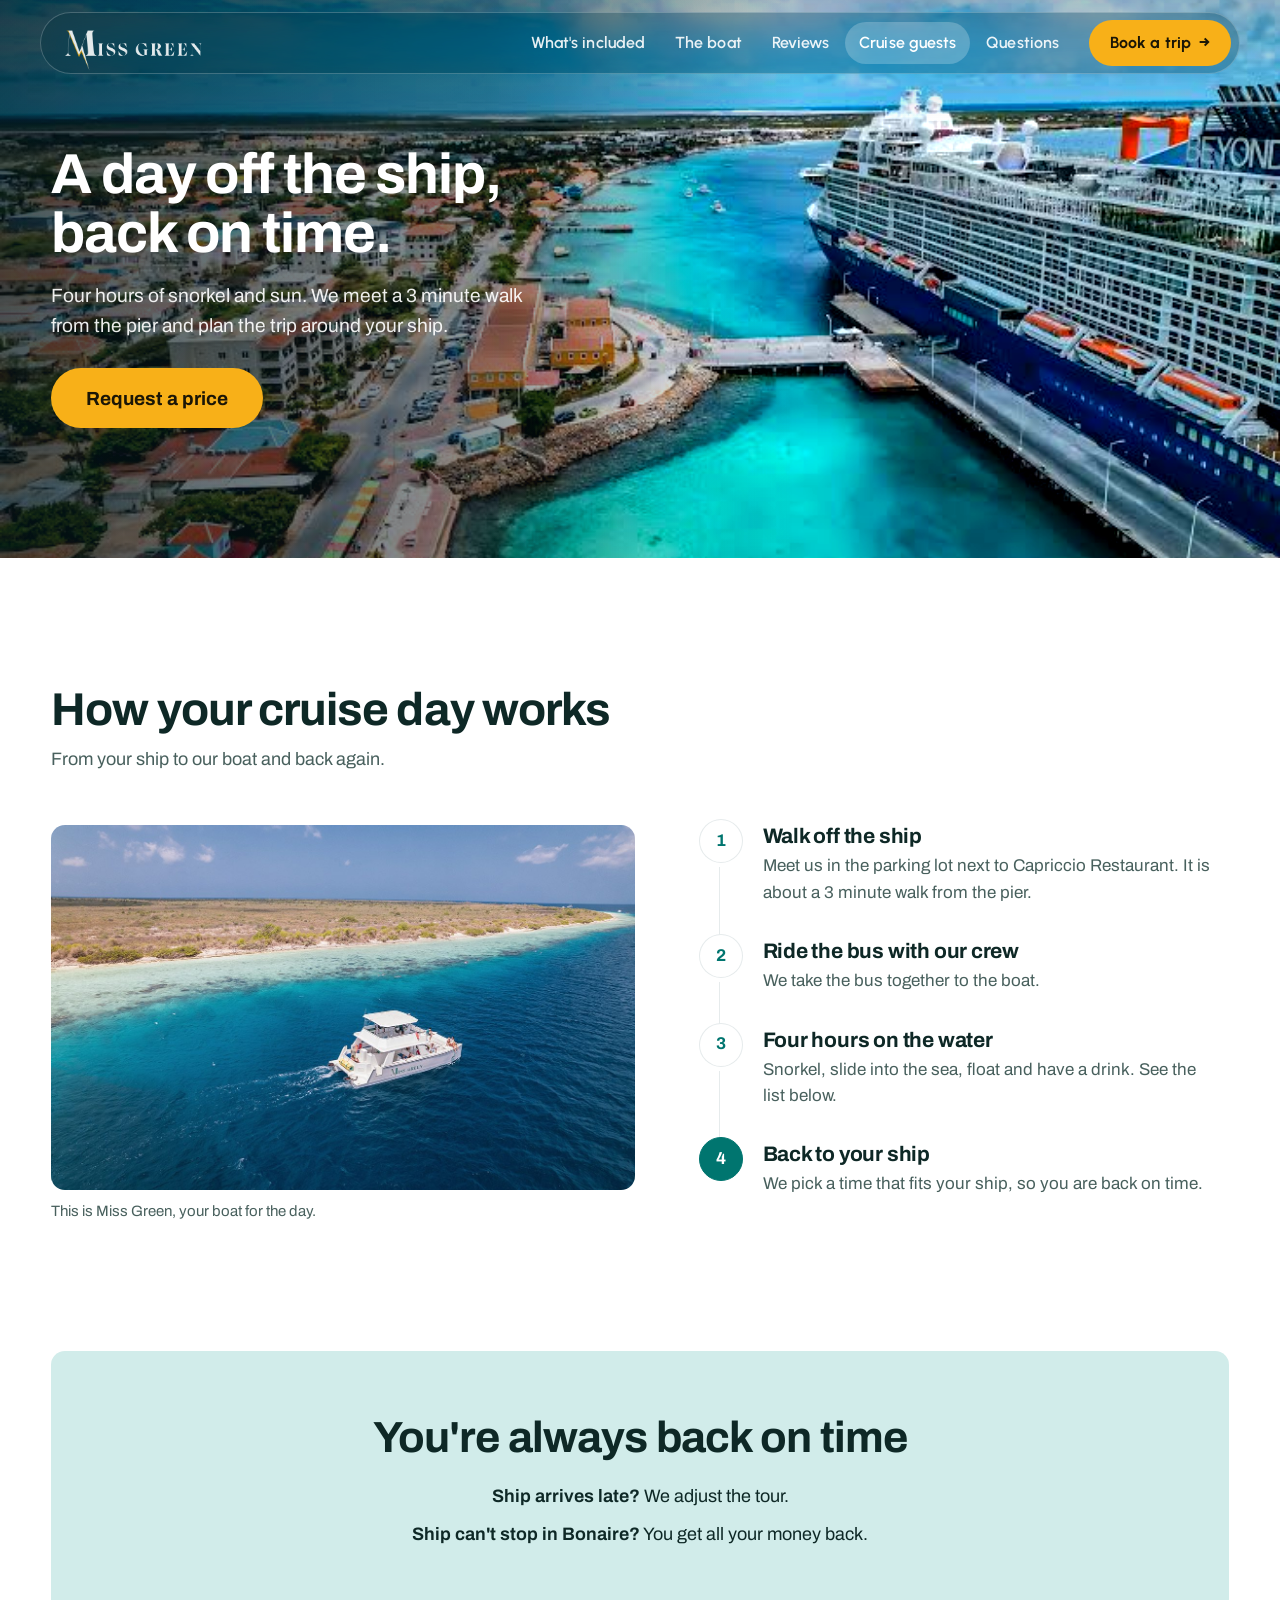
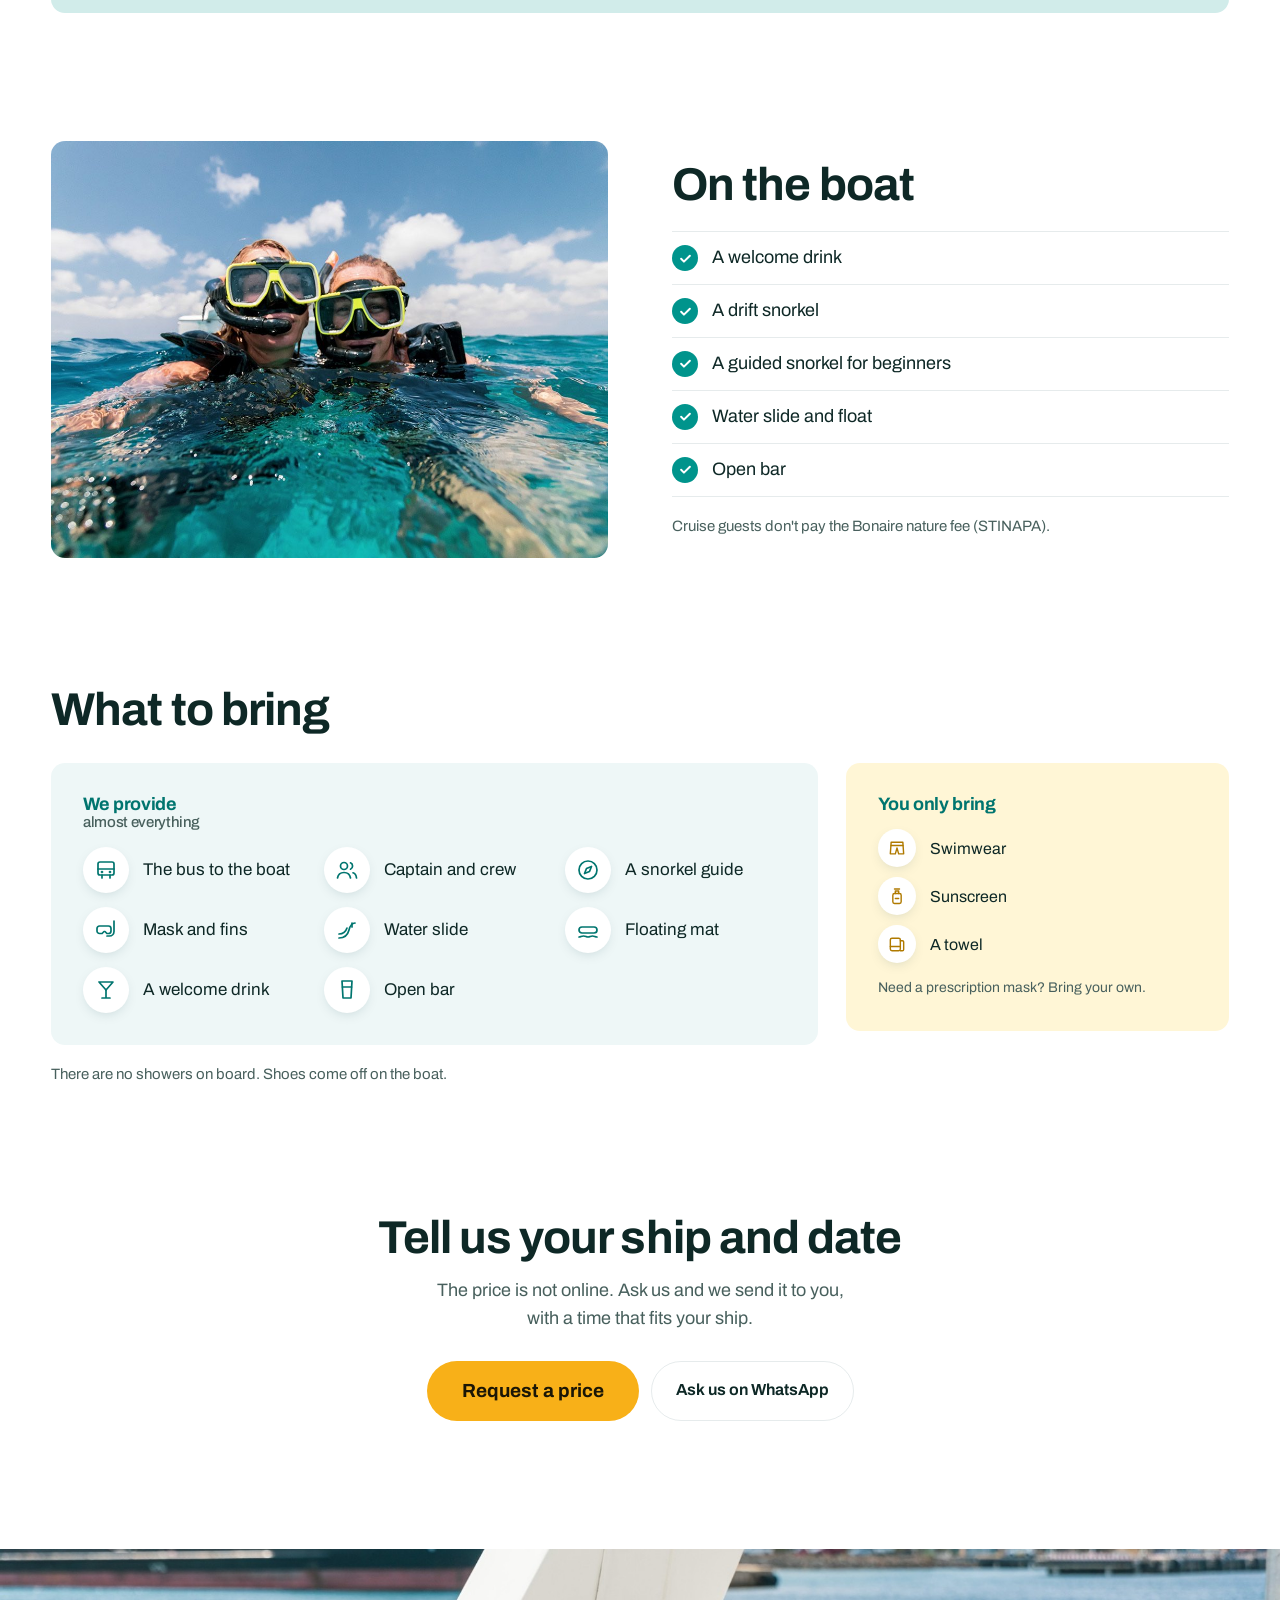
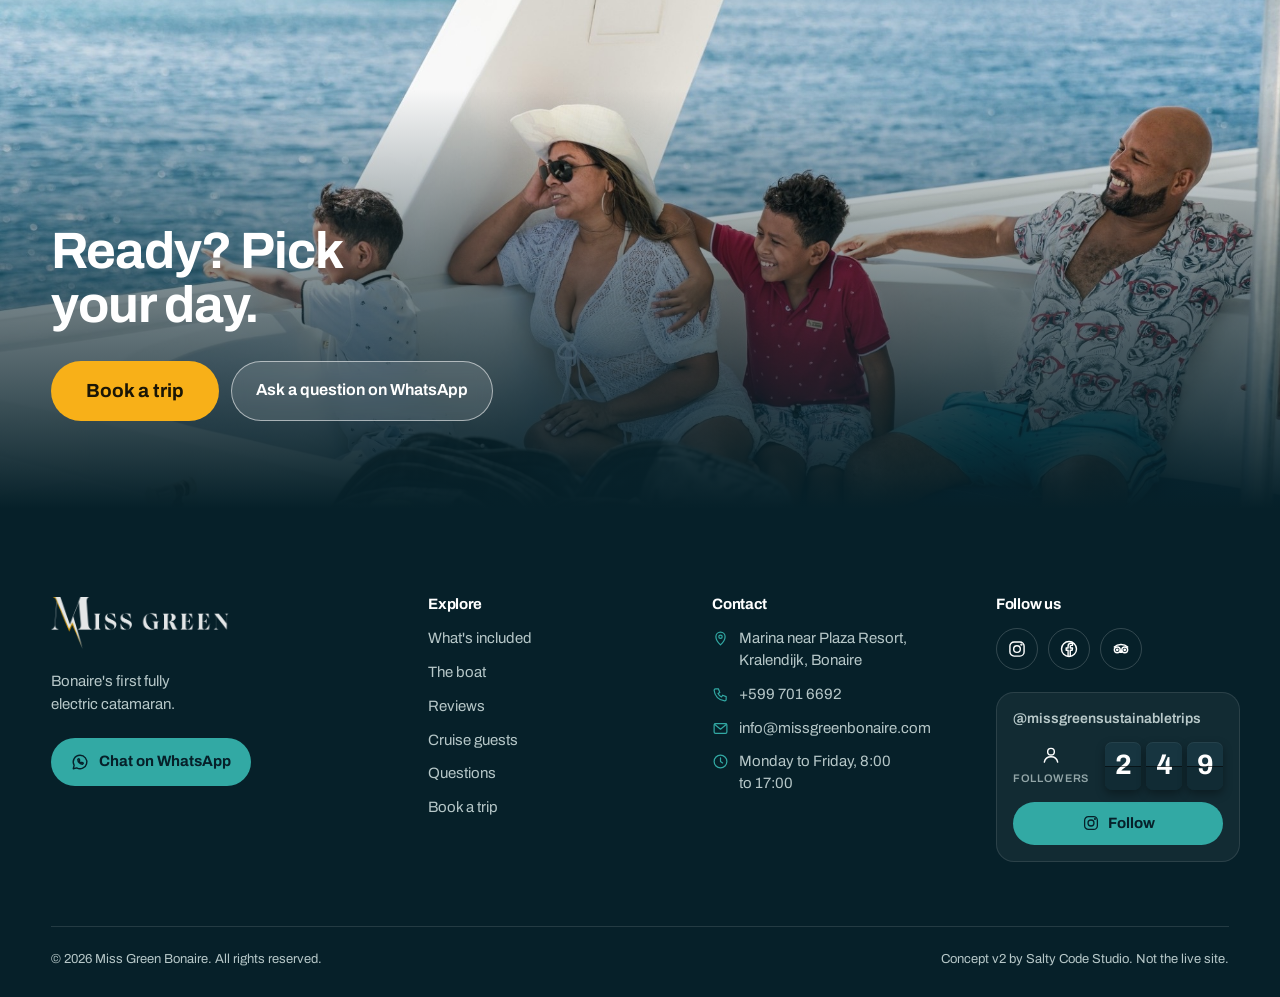
<file: v2/cruise-guests/index.html>
<!doctype html>
<html lang="en">
<head>
<meta charset="utf-8">
<meta name="viewport" content="width=device-width, initial-scale=1">
<meta name="robots" content="noindex, nofollow">
<title>Bonaire snorkel trip for cruise ship guests | Miss Green</title>
<meta name="description" content="A snorkel trip timed to your ship. Four hours of snorkel and sun, timed to your ship. We meet a 3 minute walk from the pier in Kralendijk.">
<link rel="icon" href="../../img/logo.png?v=3">
<link rel="apple-touch-icon" href="../../img/logo.png?v=3">
<link rel="preconnect" href="https://fonts.googleapis.com">
<link rel="preconnect" href="https://fonts.gstatic.com" crossorigin>
<link href="https://fonts.googleapis.com/css2?family=Archivo:wdth,wght@62..125,400..800&family=Urbanist:wght@500..800&display=swap" rel="stylesheet">
<link rel="preload" as="image" href="../../img/cruise-port.jpg">
<link rel="stylesheet" href="../style.css?v=20261106224115">
<link rel="stylesheet" href="page.css?v=20261106224115">
<script>{ const t = new URLSearchParams(location.search).get("theme"); document.documentElement.dataset.theme = t || "lagoon"; }</script>
</head>
<body>
<svg width="0" height="0" style="position:absolute" aria-hidden="true">
  <defs>
    <symbol id="i-clock" viewBox="0 0 24 24"><circle cx="12" cy="12" r="9"/><path d="M12 7v5l3 2"/></symbol>
    <symbol id="i-cal" viewBox="0 0 24 24"><rect x="3.5" y="5" width="17" height="15" rx="2"/><path d="M3.5 10h17M8 3v4M16 3v4"/></symbol>
    <symbol id="i-people" viewBox="0 0 24 24"><circle cx="9" cy="8" r="3.5"/><path d="M2.5 20c.6-3.6 3.2-5.5 6.5-5.5s5.9 1.9 6.5 5.5"/><path d="M15.5 4.8a3.5 3.5 0 0 1 0 6.4M18 14.8c2 .7 3.2 2.4 3.5 5.2"/></symbol>
    <symbol id="i-user" viewBox="0 0 24 24"><circle cx="12" cy="8" r="4"/><path d="M4 20.5c.8-4 4-6 8-6s7.2 2 8 6"/></symbol>
    <symbol id="i-mail" viewBox="0 0 24 24"><rect x="3" y="5" width="18" height="14" rx="2"/><path d="m3.5 6 8.5 7 8.5-7"/></symbol>
    <symbol id="i-chat" viewBox="0 0 24 24"><path d="M12 3a9 9 0 0 0-7.8 13.5L3 21l4.6-1.2A9 9 0 1 0 12 3Z"/><path d="M9 8.5c0 3.3 3.2 6.5 6.5 6.5l1-1.6-2-1-1 .8c-1-.5-2-1.5-2.6-2.6l.8-1-1-2Z"/></symbol>
    <symbol id="i-map" viewBox="0 0 24 24"><path d="M3 7l5-2 8 3 5-2v12l-5 2-8-3-5 2Z"/><path d="M8 5v12M16 8v12"/></symbol>
    <symbol id="i-mask" viewBox="0 0 24 24"><path d="M3 10.5c0-1.4 1-2.5 2.5-2.5h9c1.4 0 2.5 1.1 2.5 2.5V13c0 1.4-1.1 2.5-2.5 2.5h-1.6L11 13.5h-1L8.1 15.5H5.5A2.5 2.5 0 0 1 3 13Z"/><path d="M20 3v10.5a4.5 4.5 0 0 1-4.5 4.5H13"/></symbol>
    <symbol id="i-check" viewBox="0 0 24 24"><path d="m5 12.5 4.5 4.5L19 7.5"/></symbol>
  </defs>
</svg>

<header class="nav" id="top">
  <a class="brand" href="../" aria-label="Miss Green home"><img class="wm wm-light" src="../../img/wordmark-white.png" alt="Miss Green" width="800" height="234"><img class="wm wm-dark" src="../../img/wordmark-navy.png" alt="" width="800" height="234" aria-hidden="true"></a>
  <nav aria-label="Main">
    <a href="../included/" data-sec="included">What's included</a>
    <a href="../the-boat/" data-sec="eco">The boat</a>
    <a href="../reviews/" data-sec="reviews">Reviews</a>
    <a href="../cruise-guests/" aria-current="page" data-sec="cruise">Cruise guests</a>
    <a href="../faq/" data-sec="faq">Questions</a>
  </nav>
  <a class="btn btn-sm nav-cta" href="../#book">Book a trip <span aria-hidden="true">&rarr;</span></a>
</header>

<main>

<section class="hero hero-page cg-hero" style="--band-top: var(--bg)">
  <img class="hero-img" src="../../img/cruise-port.jpg" alt="" fetchpriority="high">
  <div class="hero-copy">
    <h1>A day off the ship, back on time.</h1>
    <p>Four hours of snorkel and sun. We meet a 3 minute walk from the pier and plan the trip around your ship.</p>
    <div class="hero-cta"><a class="btn btn-big" href="../?tour=cruise#book">Request a price</a></div>
  </div>
  <div class="hero-wave" aria-hidden="true">
    <svg class="wave-front" viewBox="0 0 1440 100" preserveAspectRatio="none"><path d="M0 62 C240 98 480 22 720 58 C960 94 1200 30 1440 60 V100 H0 Z"/></svg>
  </div>
</section>

<section class="cg-day" aria-labelledby="dayTitle">
  <div class="cg-day-head">
    <h2 id="dayTitle">How your cruise day works</h2>
    <p>From your ship to our boat and back again.</p>
  </div>
  <div class="cg-day-grid">
    <figure class="cg-port">
      <img src="../../img/ss-2-22.jpg" alt="Miss Green sailing in turquoise water off Bonaire" loading="lazy">
      <figcaption>This is Miss Green, your boat for the day.</figcaption>
    </figure>
    <ol class="cg-path">
      <li>
        <h3>Walk off the ship</h3>
        <p>Meet us in the parking lot next to Capriccio Restaurant. It is about a 3 minute walk from the pier.</p>
      </li>
      <li>
        <h3>Ride the bus with our crew</h3>
        <p>We take the bus together to the boat.</p>
      </li>
      <li>
        <h3>Four hours on the water</h3>
        <p>Snorkel, slide into the sea, float and have a drink. See the list below.</p>
      </li>
      <li>
        <h3>Back to your ship</h3>
        <p>We pick a time that fits your ship, so you are back on time.</p>
      </li>
    </ol>
  </div>
</section>

<section class="cg-promise" aria-labelledby="promiseTitle">
  <div class="cg-promise-inner">
    <h2 id="promiseTitle">You're always back on time</h2>
    <ul>
      <li><strong>Ship arrives late?</strong> We adjust the tour.</li>
      <li><strong>Ship can't stop in Bonaire?</strong> You get all your money back.</li>
    </ul>
  </div>
</section>

<section class="cg-boat" aria-labelledby="boatTitle">
  <img class="cg-snacks" src="../../img/ss-2-24.jpg" alt="Two smiling snorkelers in masks in the clear blue sea" width="1200" height="900" loading="lazy">
  <div class="cg-boat-copy">
    <h2 id="boatTitle">On the boat</h2>
    <ul class="cg-list">
      <li>A welcome drink</li>
      <li>A drift snorkel</li>
      <li>A guided snorkel for beginners</li>
      <li>Water slide and float</li>
      <li>Open bar</li>
    </ul>
    <p class="cg-note">Cruise guests don't pay the Bonaire nature fee (STINAPA).</p>
  </div>
</section>

<section class="cg-pack" aria-labelledby="packTitle">
  <h2 id="packTitle">What to bring</h2>
  <div class="cg-pack-cols">
    <div class="pk-we">
      <h3>We provide <span>almost everything</span></h3>
      <ul>
        <li><span class="pk-ico"><svg viewBox="0 0 24 24" aria-hidden="true"><rect x="4" y="4" width="16" height="13" rx="2"/><path d="M4 11h16M8 17v3M16 17v3"/><circle cx="8" cy="14" r=".5"/><circle cx="16" cy="14" r=".5"/></svg></span>The bus to the boat</li>
        <li><span class="pk-ico"><svg viewBox="0 0 24 24" aria-hidden="true"><use href="#i-people"/></svg></span>Captain and crew</li>
        <li><span class="pk-ico"><svg viewBox="0 0 24 24" aria-hidden="true"><circle cx="12" cy="12" r="9"/><path d="m15.5 8.5-2 5-5 2 2-5z"/></svg></span>A snorkel guide</li>
        <li><span class="pk-ico"><svg viewBox="0 0 24 24" aria-hidden="true"><use href="#i-mask"/></svg></span>Mask and fins</li>
        <li><span class="pk-ico"><svg viewBox="0 0 24 24" aria-hidden="true"><path d="M4 20c7 0 9-4 10-8s3-7 6-7"/><path d="M4 16c5 0 7-3 8-6"/><path d="M17 5v4"/></svg></span>Water slide</li>
        <li><span class="pk-ico"><svg viewBox="0 0 24 24" aria-hidden="true"><rect x="3" y="9" width="18" height="6" rx="3"/><path d="M3 19c2 0 2-1 4.5-1S10 19 12 19s2.5-1 4.5-1 2.5 1 4.5 1"/></svg></span>Floating mat</li>
        <li><span class="pk-ico"><svg viewBox="0 0 24 24" aria-hidden="true"><path d="M5 4h14l-7 8z"/><path d="M12 12v8M8 20h8"/></svg></span>A welcome drink</li>
        <li><span class="pk-ico"><svg viewBox="0 0 24 24" aria-hidden="true"><path d="M7 3h10l-1 17H8z"/><path d="M7.5 9h9"/></svg></span>Open bar</li>
      </ul>
    </div>
    <div class="pk-you">
      <h3>You only bring</h3>
      <ul>
        <li><span class="pk-ico"><svg viewBox="0 0 24 24" aria-hidden="true"><path d="M5 5h14l1 14h-6l-2-7-2 7H4z"/><path d="M5 9h14"/></svg></span>Swimwear</li>
        <li><span class="pk-ico"><svg viewBox="0 0 24 24" aria-hidden="true"><rect x="7" y="9" width="10" height="12" rx="2"/><path d="M10 9V6h4v3M9 3.5h6"/><path d="M10 15h4"/></svg></span>Sunscreen</li>
        <li><span class="pk-ico"><svg viewBox="0 0 24 24" aria-hidden="true"><rect x="4" y="5" width="12" height="15" rx="2"/><path d="M16 8h2.5A1.5 1.5 0 0 1 20 9.5v9a1.5 1.5 0 0 1-1.5 1.5H16"/><path d="M4 15h12"/></svg></span>A towel</li>
      </ul>
      <p class="pk-small">Need a prescription mask? Bring your own.</p>
    </div>
  </div>
  <p class="cg-note">There are no showers on board. Shoes come off on the boat.</p>
</section>

<section class="cg-cta" aria-labelledby="ctaTitle">
  <h2 id="ctaTitle">Tell us your ship and date</h2>
  <p>The price is not online. Ask us and we send it to you, with a time that fits your ship.</p>
  <div class="cg-cta-row">
    <a class="btn btn-big" href="../?tour=cruise#book">Request a price</a>
    <a class="btn btn-line" href="https://wa.me/5997016692">Ask us on WhatsApp</a>
  </div>
</section>

</main>

<footer class="foot">
  <img class="foot-img" src="../../img/family-deck.jpg" style="object-position: 60% 40%" alt="" loading="lazy">
  <div class="foot-inner">
    <h2>Ready? Pick your day.</h2>
    <div class="foot-cta">
      <a class="btn btn-big" href="../#book">Book a trip</a>
      <a class="btn btn-ghost" href="https://wa.me/5997016692">Ask a question on WhatsApp</a>
    </div>
  </div>
</footer>

<footer class="site-foot">
  <div class="sf-grid">
    <div class="sf-brand">
      <a class="sf-logo" href="../"><img class="wm" src="../../img/wordmark-white.png" alt="Miss Green" width="800" height="234"></a>
      <p class="sf-tag">Bonaire's first fully electric catamaran.</p>
      <a class="sf-wa" href="https://wa.me/5997016692"><svg viewBox="0 0 24 24" aria-hidden="true"><path d="M12 3a9 9 0 0 0-7.8 13.5L3 21l4.6-1.2A9 9 0 1 0 12 3Z"/><path d="M9 8.5c0 3.3 3.2 6.5 6.5 6.5l1-1.6-2-1-1 .8c-1-.5-2-1.5-2.6-2.6l.8-1-1-2Z"/></svg>Chat on WhatsApp</a>
    </div>
    <nav class="sf-col" aria-label="Footer">
      <h3>Explore</h3>
      <a href="../included/">What's included</a>
      <a href="../the-boat/">The boat</a>
      <a href="../reviews/">Reviews</a>
      <a href="../cruise-guests/">Cruise guests</a>
      <a href="../faq/">Questions</a>
      <a href="../#book">Book a trip</a>
    </nav>
    <div class="sf-col">
      <h3>Contact</h3>
      <p><svg viewBox="0 0 24 24" aria-hidden="true"><path d="M12 21s-6.5-6.2-6.5-11.5a6.5 6.5 0 0 1 13 0C18.5 14.8 12 21 12 21z"/><circle cx="12" cy="9.5" r="2.4"/></svg>Marina near Plaza Resort, Kralendijk, Bonaire</p>
      <a href="tel:+5997016692"><svg viewBox="0 0 24 24" aria-hidden="true"><path d="M5 4h4l2 5-2.5 1.5a11 11 0 0 0 5 5L15 13l5 2v4a2 2 0 0 1-2 2A16 16 0 0 1 3 6a2 2 0 0 1 2-2"/></svg>+599 701 6692</a>
      <a href="mailto:info@missgreenbonaire.com"><svg viewBox="0 0 24 24" aria-hidden="true"><rect x="3" y="5" width="18" height="14" rx="2"/><path d="m3.5 6 8.5 7 8.5-7"/></svg>info@missgreenbonaire.com</a>
      <p><svg viewBox="0 0 24 24" aria-hidden="true"><circle cx="12" cy="12" r="9"/><path d="M12 7v5l3 2"/></svg>Monday to Friday, 8:00 to 17:00</p>
    </div>
    <div class="sf-col">
      <h3>Follow us</h3>
      <div class="sf-social">
        <a href="https://www.instagram.com/missgreensustainabletrips/" aria-label="Instagram"><svg viewBox="0 0 24 24" aria-hidden="true"><rect x="3.5" y="3.5" width="17" height="17" rx="5"/><circle cx="12" cy="12" r="4"/><circle cx="17.3" cy="6.7" r=".6"/></svg></a>
        <a href="https://www.facebook.com/profile.php?id=61564850934587" aria-label="Facebook"><svg viewBox="0 0 24 24" aria-hidden="true"><circle cx="12" cy="12" r="9"/><path d="M13.5 20.5v-7h2.3l.4-2.8h-2.7V9c0-.8.3-1.4 1.4-1.4h1.4V5.2c-.3 0-1.1-.1-2-.1-2 0-3.4 1.2-3.4 3.5v2.1H8.6v2.8h2.3v7"/></svg></a>
        <a href="https://www.tripadvisor.com/Attraction_Review-g147268-d28265259-Reviews-Miss_Green-Kralendijk_Bonaire.html" aria-label="Tripadvisor"><svg viewBox="0 0 24 24" aria-hidden="true"><circle cx="7.5" cy="13" r="3.5"/><circle cx="16.5" cy="13" r="3.5"/><circle cx="7.5" cy="13" r=".8"/><circle cx="16.5" cy="13" r=".8"/><path d="M4 9.5C6 7.5 9 6.5 12 6.5s6 1 8 3M12 13.5l-1 2.5h2z"/></svg></a>
      </div>
      <a class="sf-ig" href="https://www.instagram.com/missgreensustainabletrips/" aria-label="Instagram: 302 followers. Follow Miss Green">
        <span class="ig-handle">@missgreensustainabletrips</span>
        <span class="ig-flip">
          <span class="ig-label"><svg viewBox="0 0 24 24" aria-hidden="true"><circle cx="12" cy="8" r="4"/><path d="M4 20.5c.8-4 4-6.5 8-6.5s7.2 2.5 8 6.5"/></svg>Followers</span>
          <span class="ig-digits" data-ig-count="302" aria-hidden="true"><span class="fd"><b>3</b></span><span class="fd"><b>0</b></span><span class="fd"><b>2</b></span></span>
        </span>
        <span class="ig-follow"><svg viewBox="0 0 24 24" aria-hidden="true"><rect x="3.5" y="3.5" width="17" height="17" rx="5"/><circle cx="12" cy="12" r="4"/><circle cx="17.3" cy="6.7" r=".6"/></svg>Follow</span>
      </a>
    </div>
  </div>
  <div class="sf-bar">
    <p>&copy; 2026 Miss Green Bonaire. All rights reserved.</p>
    <p class="mock">Concept v2 by Salty Code Studio. Not the live site.</p>
  </div>
</footer>


<a class="wa-float btn" href="../#book">Book a trip</a>

<script src="../site.js?v=20261106224115"></script>
</body>
</html>
</file>
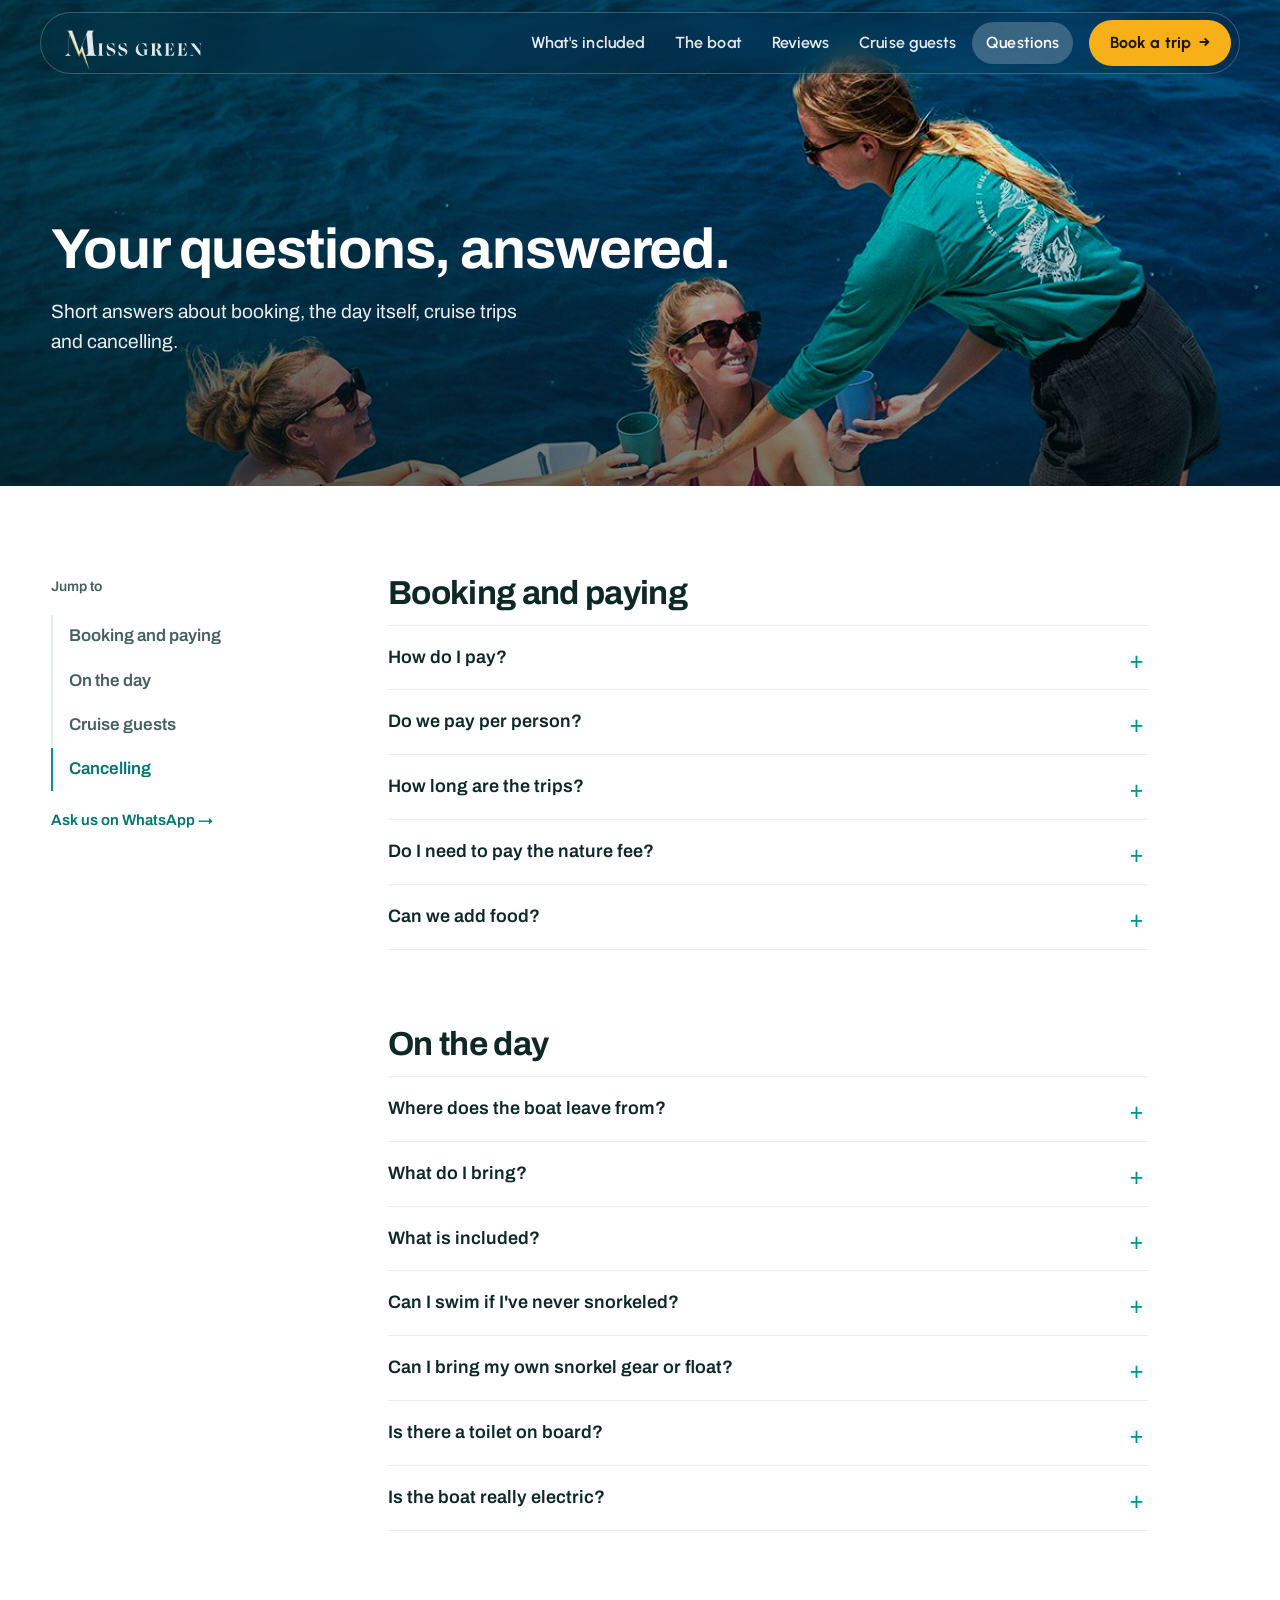
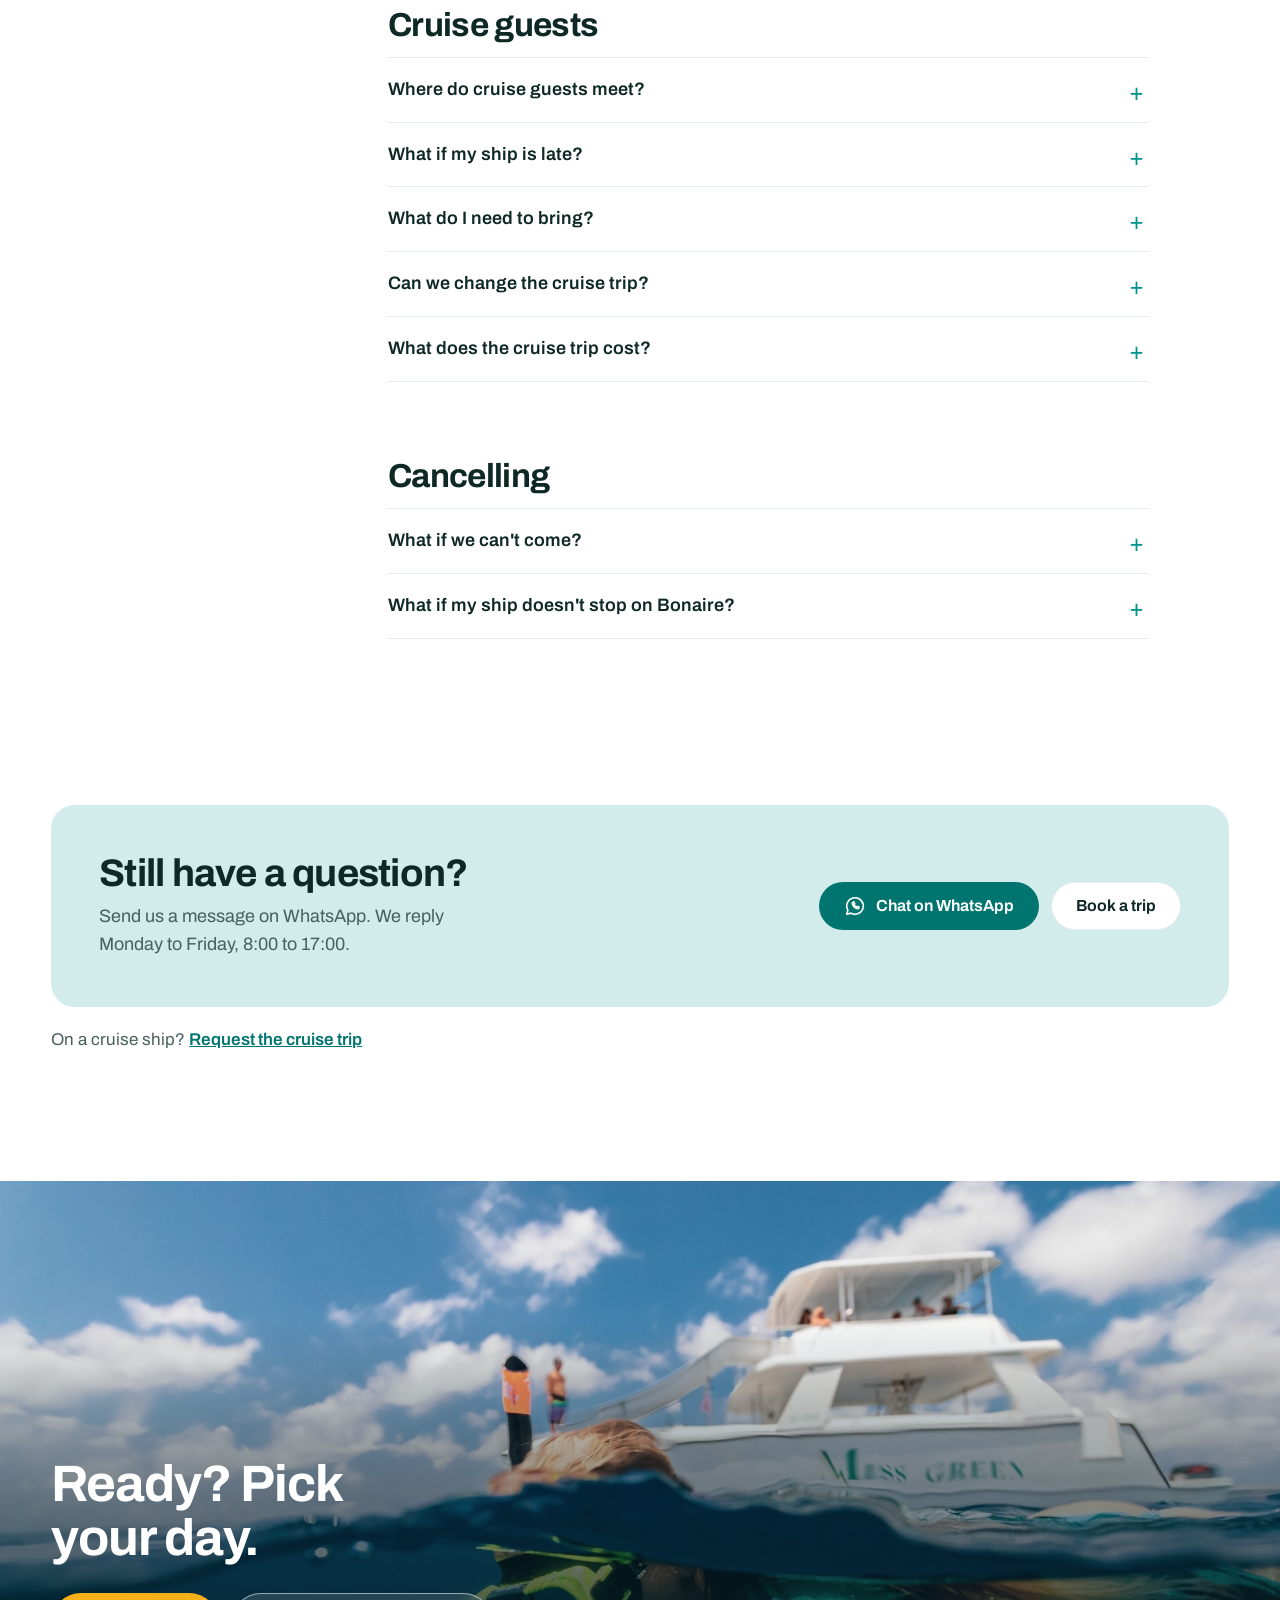
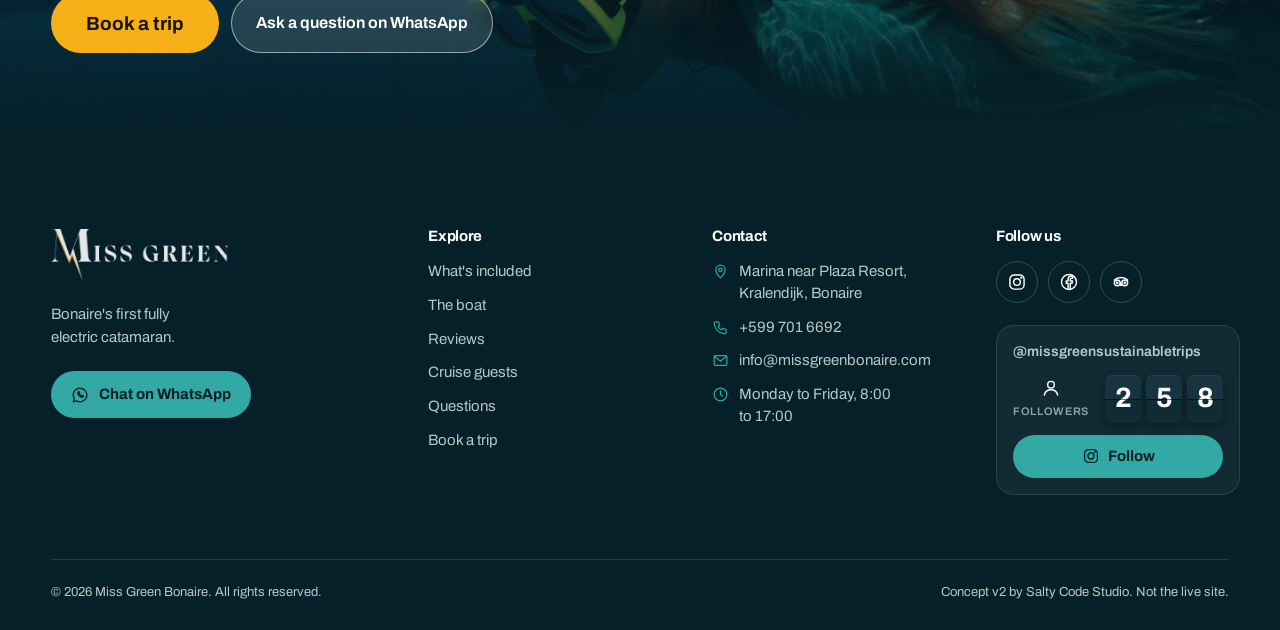
<file: v2/faq/index.html>
<!doctype html>
<html lang="en">
<head>
<meta charset="utf-8">
<meta name="viewport" content="width=device-width, initial-scale=1">
<meta name="robots" content="noindex, nofollow">
<title>Questions about our Bonaire snorkel trips | Miss Green</title>
<meta name="description" content="Short answers about booking, paying, the day on the boat, cruise trips and cancelling.">
<link rel="icon" href="../../img/logo.png?v=3">
<link rel="apple-touch-icon" href="../../img/logo.png?v=3">
<link rel="preconnect" href="https://fonts.googleapis.com">
<link rel="preconnect" href="https://fonts.gstatic.com" crossorigin>
<link href="https://fonts.googleapis.com/css2?family=Archivo:wdth,wght@62..125,400..800&family=Urbanist:wght@500..800&display=swap" rel="stylesheet">
<link rel="preload" as="image" href="../../img/ss-2-11.jpg">
<link rel="stylesheet" href="../style.css?v=20261106224115">
<link rel="stylesheet" href="page.css?v=20261106224115">
<script>{ const t = new URLSearchParams(location.search).get("theme"); document.documentElement.dataset.theme = t || "lagoon"; }</script>
<script type="application/ld+json">{"@context":"https://schema.org","@type":"FAQPage","mainEntity":[{"@type":"Question","name":"How do I pay?","acceptedAnswer":{"@type":"Answer","text":"After we say yes, you pay by bank transfer or in cash. You don't need a credit card."}},{"@type":"Question","name":"Do we pay per person?","acceptedAnswer":{"@type":"Answer","text":"No. You pay one price for your whole group. Tell us how many you are when you book and you see the price."}},{"@type":"Question","name":"How long are the trips?","acceptedAnswer":{"@type":"Answer","text":"Mini Escape takes 3 hours. Ocean Adventure takes 4 hours. Full Experience takes 5 hours. The cruise trip takes 4 hours."}},{"@type":"Question","name":"Do I need to pay the nature fee?","acceptedAnswer":{"@type":"Answer","text":"If you are on holiday, yes. Bonaire asks you to pay the STINAPA nature fee to swim in the marine park. It is not in our price. You can pay it online before your trip. Bring the proof with you. Cruise guests and residents with a sedula don't pay it."}},{"@type":"Question","name":"Can we add food?","acceptedAnswer":{"@type":"Answer","text":"Food is only for private and custom trips. Plan a custom trip and pick platters: BBQ, Dutch, fish, local snacks, a lunch box or vegetarian. We add the price to your quote."}},{"@type":"Question","name":"Where does the boat leave from?","acceptedAnswer":{"@type":"Answer","text":"From the marina near Plaza Resort. After you book we send you the way there and a short video."}},{"@type":"Question","name":"What do I bring?","acceptedAnswer":{"@type":"Answer","text":"Swimwear, a towel and sunscreen. Shoes come off on the boat."}},{"@type":"Question","name":"What is included?","acceptedAnswer":{"@type":"Answer","text":"A guide who snorkels with you, snorkel gear, the water slide, a floating mat, music, the captain and crew, and an open bar with sodas, beer, wine, rum, our punch, ice and lots of water."}},{"@type":"Question","name":"Can I swim if I've never snorkeled?","acceptedAnswer":{"@type":"Answer","text":"Yes. A guide snorkels with you. Lots of guests try it for the first time on our boat."}},{"@type":"Question","name":"Can I bring my own snorkel gear or float?","acceptedAnswer":{"@type":"Answer","text":"Yes. We have snorkel gear for everyone, but your own is welcome too. Bonaire is windy, so tie your float to your wrist with a rope. Then it can't drift away."}},{"@type":"Question","name":"Is there a toilet on board?","acceptedAnswer":{"@type":"Answer","text":"Yes. There is a clean toilet on the boat."}},{"@type":"Question","name":"Is the boat really electric?","acceptedAnswer":{"@type":"Answer","text":"Yes. Miss Green is the first fully electric catamaran on Bonaire."}},{"@type":"Question","name":"Where do cruise guests meet?","acceptedAnswer":{"@type":"Answer","text":"At the parking lot next to Capriccio Restaurant. It is a 3 minute walk from the ship. Look for our sign. A bus takes you to the boat, with someone from our crew."}},{"@type":"Question","name":"What if my ship is late?","acceptedAnswer":{"@type":"Answer","text":"We move your trip. We plan it around your time in port."}},{"@type":"Question","name":"What do I need to bring?","acceptedAnswer":{"@type":"Answer","text":"Bring a towel. Towels and showers are not on the boat. If you need a prescription mask, bring your own."}},{"@type":"Question","name":"Can we change the cruise trip?","acceptedAnswer":{"@type":"Answer","text":"Yes, as long as it fits in the 4 hours. One longer drift snorkel, or more time to float and relax. Just tell us."}},{"@type":"Question","name":"What does the cruise trip cost?","acceptedAnswer":{"@type":"Answer","text":"Ask us. Send a request and we reply with a price."}},{"@type":"Question","name":"What if we can't come?","acceptedAnswer":{"@type":"Answer","text":"Cancel less than 30 days before: you pay 25%. Less than 3 days before: 50%. Less than 1 day before, or not showing up: the full price."}},{"@type":"Question","name":"What if my ship doesn't stop on Bonaire?","acceptedAnswer":{"@type":"Answer","text":"You get all your money back."}}]}</script>
</head>
<body>
<svg width="0" height="0" style="position:absolute" aria-hidden="true">
  <defs>
    <symbol id="i-clock" viewBox="0 0 24 24"><circle cx="12" cy="12" r="9"/><path d="M12 7v5l3 2"/></symbol>
    <symbol id="i-cal" viewBox="0 0 24 24"><rect x="3.5" y="5" width="17" height="15" rx="2"/><path d="M3.5 10h17M8 3v4M16 3v4"/></symbol>
    <symbol id="i-people" viewBox="0 0 24 24"><circle cx="9" cy="8" r="3.5"/><path d="M2.5 20c.6-3.6 3.2-5.5 6.5-5.5s5.9 1.9 6.5 5.5"/><path d="M15.5 4.8a3.5 3.5 0 0 1 0 6.4M18 14.8c2 .7 3.2 2.4 3.5 5.2"/></symbol>
    <symbol id="i-user" viewBox="0 0 24 24"><circle cx="12" cy="8" r="4"/><path d="M4 20.5c.8-4 4-6 8-6s7.2 2 8 6"/></symbol>
    <symbol id="i-mail" viewBox="0 0 24 24"><rect x="3" y="5" width="18" height="14" rx="2"/><path d="m3.5 6 8.5 7 8.5-7"/></symbol>
    <symbol id="i-chat" viewBox="0 0 24 24"><path d="M12 3a9 9 0 0 0-7.8 13.5L3 21l4.6-1.2A9 9 0 1 0 12 3Z"/><path d="M9 8.5c0 3.3 3.2 6.5 6.5 6.5l1-1.6-2-1-1 .8c-1-.5-2-1.5-2.6-2.6l.8-1-1-2Z"/></symbol>
    <symbol id="i-map" viewBox="0 0 24 24"><path d="M3 7l5-2 8 3 5-2v12l-5 2-8-3-5 2Z"/><path d="M8 5v12M16 8v12"/></symbol>
    <symbol id="i-mask" viewBox="0 0 24 24"><path d="M3 10.5c0-1.4 1-2.5 2.5-2.5h9c1.4 0 2.5 1.1 2.5 2.5V13c0 1.4-1.1 2.5-2.5 2.5h-1.6L11 13.5h-1L8.1 15.5H5.5A2.5 2.5 0 0 1 3 13Z"/><path d="M20 3v10.5a4.5 4.5 0 0 1-4.5 4.5H13"/></symbol>
    <symbol id="i-check" viewBox="0 0 24 24"><path d="m5 12.5 4.5 4.5L19 7.5"/></symbol>
  </defs>
</svg>

<header class="nav" id="top">
  <a class="brand" href="../" aria-label="Miss Green home"><img class="wm wm-light" src="../../img/wordmark-white.png" alt="Miss Green" width="800" height="234"><img class="wm wm-dark" src="../../img/wordmark-navy.png" alt="" width="800" height="234" aria-hidden="true"></a>
  <nav aria-label="Main">
    <a href="../included/" data-sec="included">What's included</a>
    <a href="../the-boat/" data-sec="eco">The boat</a>
    <a href="../reviews/" data-sec="reviews">Reviews</a>
    <a href="../cruise-guests/" data-sec="cruise">Cruise guests</a>
    <a href="../faq/" aria-current="page" data-sec="faq">Questions</a>
  </nav>
  <a class="btn btn-sm nav-cta" href="../#book">Book a trip <span aria-hidden="true">&rarr;</span></a>
</header>

<main>

<section class="hero hero-page qa-hero" style="--band-top: var(--bg)">
  <img class="hero-img" src="../../img/ss-2-5.jpg" alt="" fetchpriority="high">
  <div class="hero-copy">
    <h1>Your questions, answered.</h1>
    <p>Short answers about booking, the day itself, cruise trips and cancelling.</p>
  </div>
  <div class="hero-wave" aria-hidden="true">
    <svg class="wave-front" viewBox="0 0 1440 100" preserveAspectRatio="none"><path d="M0 62 C240 98 480 22 720 58 C960 94 1200 30 1440 60 V100 H0 Z"/></svg>
  </div>
</section>

<section class="qa" id="faq" aria-label="Questions and answers">
  <aside class="qa-side">
    <p class="qa-side-title" id="jumpTitle">Jump to</p>
    <nav class="qa-jump" aria-labelledby="jumpTitle">
      <a href="#booking">Booking and paying</a>
      <a href="#on-the-day">On the day</a>
      <a href="#cruise-guests">Cruise guests</a>
      <a href="#cancelling">Cancelling</a>
    </nav>
    <a class="qa-side-help" href="https://wa.me/5997016692">Ask us on WhatsApp <span aria-hidden="true">&rarr;</span></a>
  </aside>

  <div class="qa-groups">

    <div class="qa-group" id="booking">
      <h2>Booking and paying</h2>
      <div class="faq-list">
        <details>
          <summary>How do I pay?</summary>
          <p>After we say yes, you pay by bank transfer or in cash. You don't need a credit card.</p>
        </details>
        <details>
          <summary>Do we pay per person?</summary>
          <p>No. You pay one price for your whole group. Tell us how many you are when you book and you see the price.</p>
        </details>
        <details>
          <summary>How long are the trips?</summary>
          <p>Mini Escape takes 3 hours. Ocean Adventure takes 4 hours. Full Experience takes 5 hours. The cruise trip takes 4 hours.</p>
        </details>
        <details>
          <summary>Do I need to pay the nature fee?</summary>
          <p>If you are on holiday, yes. Bonaire asks you to pay the STINAPA nature fee to swim in the marine park. It is not in our price. You can pay it online before your trip. Bring the proof with you. Cruise guests and residents with a sedula don't pay it.</p>
        </details>
        <details>
          <summary>Can we add food?</summary>
          <p>Food is only for private and custom trips. Plan a custom trip and pick platters: BBQ, Dutch, fish, local snacks, a lunch box or vegetarian. We add the price to your quote.</p>
        </details>
      </div>
    </div>

    <div class="qa-group" id="on-the-day">
      <h2>On the day</h2>
      <div class="faq-list">
        <details>
          <summary>Where does the boat leave from?</summary>
          <p>From the marina near Plaza Resort. After you book we send you the way there and a short video.</p>
        </details>
        <details>
          <summary>What do I bring?</summary>
          <p>Swimwear, a towel and sunscreen. Shoes come off on the boat.</p>
        </details>
        <details>
          <summary>What is included?</summary>
          <p>A guide who snorkels with you, snorkel gear, the water slide, a floating mat, music, the captain and crew, and an open bar with sodas, beer, wine, rum, our punch, ice and lots of water.</p>
        </details>
        <details>
          <summary>Can I swim if I've never snorkeled?</summary>
          <p>Yes. A guide snorkels with you. Lots of guests try it for the first time on our boat.</p>
        </details>
        <details>
          <summary>Can I bring my own snorkel gear or float?</summary>
          <p>Yes. We have snorkel gear for everyone, but your own is welcome too. Bonaire is windy, so tie your float to your wrist with a rope. Then it can't drift away.</p>
        </details>
        <details>
          <summary>Is there a toilet on board?</summary>
          <p>Yes. There is a clean toilet on the boat.</p>
        </details>
        <details>
          <summary>Is the boat really electric?</summary>
          <p>Yes. Miss Green is the first fully electric catamaran on Bonaire.</p>
        </details>
      </div>
    </div>

    <div class="qa-group" id="cruise-guests">
      <h2>Cruise guests</h2>
      <div class="faq-list">
        <details>
          <summary>Where do cruise guests meet?</summary>
          <p>At the parking lot next to Capriccio Restaurant. It is a 3 minute walk from the ship. Look for our sign. A bus takes you to the boat, with someone from our crew.</p>
        </details>
        <details>
          <summary>What if my ship is late?</summary>
          <p>We move your trip. We plan it around your time in port.</p>
        </details>
        <details>
          <summary>What do I need to bring?</summary>
          <p>Bring a towel. Towels and showers are not on the boat. If you need a prescription mask, bring your own.</p>
        </details>
        <details>
          <summary>Can we change the cruise trip?</summary>
          <p>Yes, as long as it fits in the 4 hours. One longer drift snorkel, or more time to float and relax. Just tell us.</p>
        </details>
        <details>
          <summary>What does the cruise trip cost?</summary>
          <p>Ask us. Send a request and we reply with a price.</p>
        </details>
      </div>
    </div>

    <div class="qa-group" id="cancelling">
      <h2>Cancelling</h2>
      <div class="faq-list">
        <details>
          <summary>What if we can't come?</summary>
          <p>Cancel less than 30 days before: you pay 25%. Less than 3 days before: 50%. Less than 1 day before, or not showing up: the full price.</p>
        </details>
        <details>
          <summary>What if my ship doesn't stop on Bonaire?</summary>
          <p>You get all your money back.</p>
        </details>
      </div>
    </div>

  </div>
</section>

<section class="qa-help" aria-labelledby="helpTitle">
  <div class="qa-help-card">
    <div class="qa-help-copy">
      <h2 id="helpTitle">Still have a question?</h2>
      <p>Send us a message on WhatsApp. We reply Monday to Friday, 8:00 to 17:00.</p>
    </div>
    <div class="qa-help-cta">
      <a class="btn qa-wa" href="https://wa.me/5997016692"><svg class="ico" aria-hidden="true"><use href="#i-chat"/></svg> Chat on WhatsApp</a>
      <a class="btn btn-line" href="../#book">Book a trip</a>
    </div>
  </div>
  <p class="qa-cruise-link">On a cruise ship? <a href="../?tour=cruise#book">Request the cruise trip</a></p>
</section>

</main>

<footer class="foot">
  <img class="foot-img" src="../../img/snorkel-boat.jpg" alt="" loading="lazy">
  <div class="foot-inner">
    <h2>Ready? Pick your day.</h2>
    <div class="foot-cta">
      <a class="btn btn-big" href="../#book">Book a trip</a>
      <a class="btn btn-ghost" href="https://wa.me/5997016692">Ask a question on WhatsApp</a>
    </div>
  </div>
</footer>

<footer class="site-foot">
  <div class="sf-grid">
    <div class="sf-brand">
      <a class="sf-logo" href="../"><img class="wm" src="../../img/wordmark-white.png" alt="Miss Green" width="800" height="234"></a>
      <p class="sf-tag">Bonaire's first fully electric catamaran.</p>
      <a class="sf-wa" href="https://wa.me/5997016692"><svg viewBox="0 0 24 24" aria-hidden="true"><path d="M12 3a9 9 0 0 0-7.8 13.5L3 21l4.6-1.2A9 9 0 1 0 12 3Z"/><path d="M9 8.5c0 3.3 3.2 6.5 6.5 6.5l1-1.6-2-1-1 .8c-1-.5-2-1.5-2.6-2.6l.8-1-1-2Z"/></svg>Chat on WhatsApp</a>
    </div>
    <nav class="sf-col" aria-label="Footer">
      <h3>Explore</h3>
      <a href="../included/">What's included</a>
      <a href="../the-boat/">The boat</a>
      <a href="../reviews/">Reviews</a>
      <a href="../cruise-guests/">Cruise guests</a>
      <a href="../faq/">Questions</a>
      <a href="../#book">Book a trip</a>
    </nav>
    <div class="sf-col">
      <h3>Contact</h3>
      <p><svg viewBox="0 0 24 24" aria-hidden="true"><path d="M12 21s-6.5-6.2-6.5-11.5a6.5 6.5 0 0 1 13 0C18.5 14.8 12 21 12 21z"/><circle cx="12" cy="9.5" r="2.4"/></svg>Marina near Plaza Resort, Kralendijk, Bonaire</p>
      <a href="tel:+5997016692"><svg viewBox="0 0 24 24" aria-hidden="true"><path d="M5 4h4l2 5-2.5 1.5a11 11 0 0 0 5 5L15 13l5 2v4a2 2 0 0 1-2 2A16 16 0 0 1 3 6a2 2 0 0 1 2-2"/></svg>+599 701 6692</a>
      <a href="mailto:info@missgreenbonaire.com"><svg viewBox="0 0 24 24" aria-hidden="true"><rect x="3" y="5" width="18" height="14" rx="2"/><path d="m3.5 6 8.5 7 8.5-7"/></svg>info@missgreenbonaire.com</a>
      <p><svg viewBox="0 0 24 24" aria-hidden="true"><circle cx="12" cy="12" r="9"/><path d="M12 7v5l3 2"/></svg>Monday to Friday, 8:00 to 17:00</p>
    </div>
    <div class="sf-col">
      <h3>Follow us</h3>
      <div class="sf-social">
        <a href="https://www.instagram.com/missgreensustainabletrips/" aria-label="Instagram"><svg viewBox="0 0 24 24" aria-hidden="true"><rect x="3.5" y="3.5" width="17" height="17" rx="5"/><circle cx="12" cy="12" r="4"/><circle cx="17.3" cy="6.7" r=".6"/></svg></a>
        <a href="https://www.facebook.com/profile.php?id=61564850934587" aria-label="Facebook"><svg viewBox="0 0 24 24" aria-hidden="true"><circle cx="12" cy="12" r="9"/><path d="M13.5 20.5v-7h2.3l.4-2.8h-2.7V9c0-.8.3-1.4 1.4-1.4h1.4V5.2c-.3 0-1.1-.1-2-.1-2 0-3.4 1.2-3.4 3.5v2.1H8.6v2.8h2.3v7"/></svg></a>
        <a href="https://www.tripadvisor.com/Attraction_Review-g147268-d28265259-Reviews-Miss_Green-Kralendijk_Bonaire.html" aria-label="Tripadvisor"><svg viewBox="0 0 24 24" aria-hidden="true"><circle cx="7.5" cy="13" r="3.5"/><circle cx="16.5" cy="13" r="3.5"/><circle cx="7.5" cy="13" r=".8"/><circle cx="16.5" cy="13" r=".8"/><path d="M4 9.5C6 7.5 9 6.5 12 6.5s6 1 8 3M12 13.5l-1 2.5h2z"/></svg></a>
      </div>
      <a class="sf-ig" href="https://www.instagram.com/missgreensustainabletrips/" aria-label="Instagram: 302 followers. Follow Miss Green">
        <span class="ig-handle">@missgreensustainabletrips</span>
        <span class="ig-flip">
          <span class="ig-label"><svg viewBox="0 0 24 24" aria-hidden="true"><circle cx="12" cy="8" r="4"/><path d="M4 20.5c.8-4 4-6.5 8-6.5s7.2 2.5 8 6.5"/></svg>Followers</span>
          <span class="ig-digits" data-ig-count="302" aria-hidden="true"><span class="fd"><b>3</b></span><span class="fd"><b>0</b></span><span class="fd"><b>2</b></span></span>
        </span>
        <span class="ig-follow"><svg viewBox="0 0 24 24" aria-hidden="true"><rect x="3.5" y="3.5" width="17" height="17" rx="5"/><circle cx="12" cy="12" r="4"/><circle cx="17.3" cy="6.7" r=".6"/></svg>Follow</span>
      </a>
    </div>
  </div>
  <div class="sf-bar">
    <p>&copy; 2026 Miss Green Bonaire. All rights reserved.</p>
    <p class="mock">Concept v2 by Salty Code Studio. Not the live site.</p>
  </div>
</footer>


<a class="wa-float btn" href="../#book">Book a trip</a>

<script src="../site.js?v=20261106224115"></script>
<script>
// Questions page: mark the topic on screen in the side list.
(() => {
  const links = [...document.querySelectorAll(".qa-jump a")];
  const io = new IntersectionObserver(es => es.forEach(e => {
    if (e.isIntersecting) links.forEach(a => a.classList.toggle("on", a.hash === "#" + e.target.id));
  }), { rootMargin: "-30% 0px -60% 0px" });
  links.forEach(a => { const t = document.querySelector(a.hash); if (t) io.observe(t); });
})();
</script>
</body>
</html>
</file>
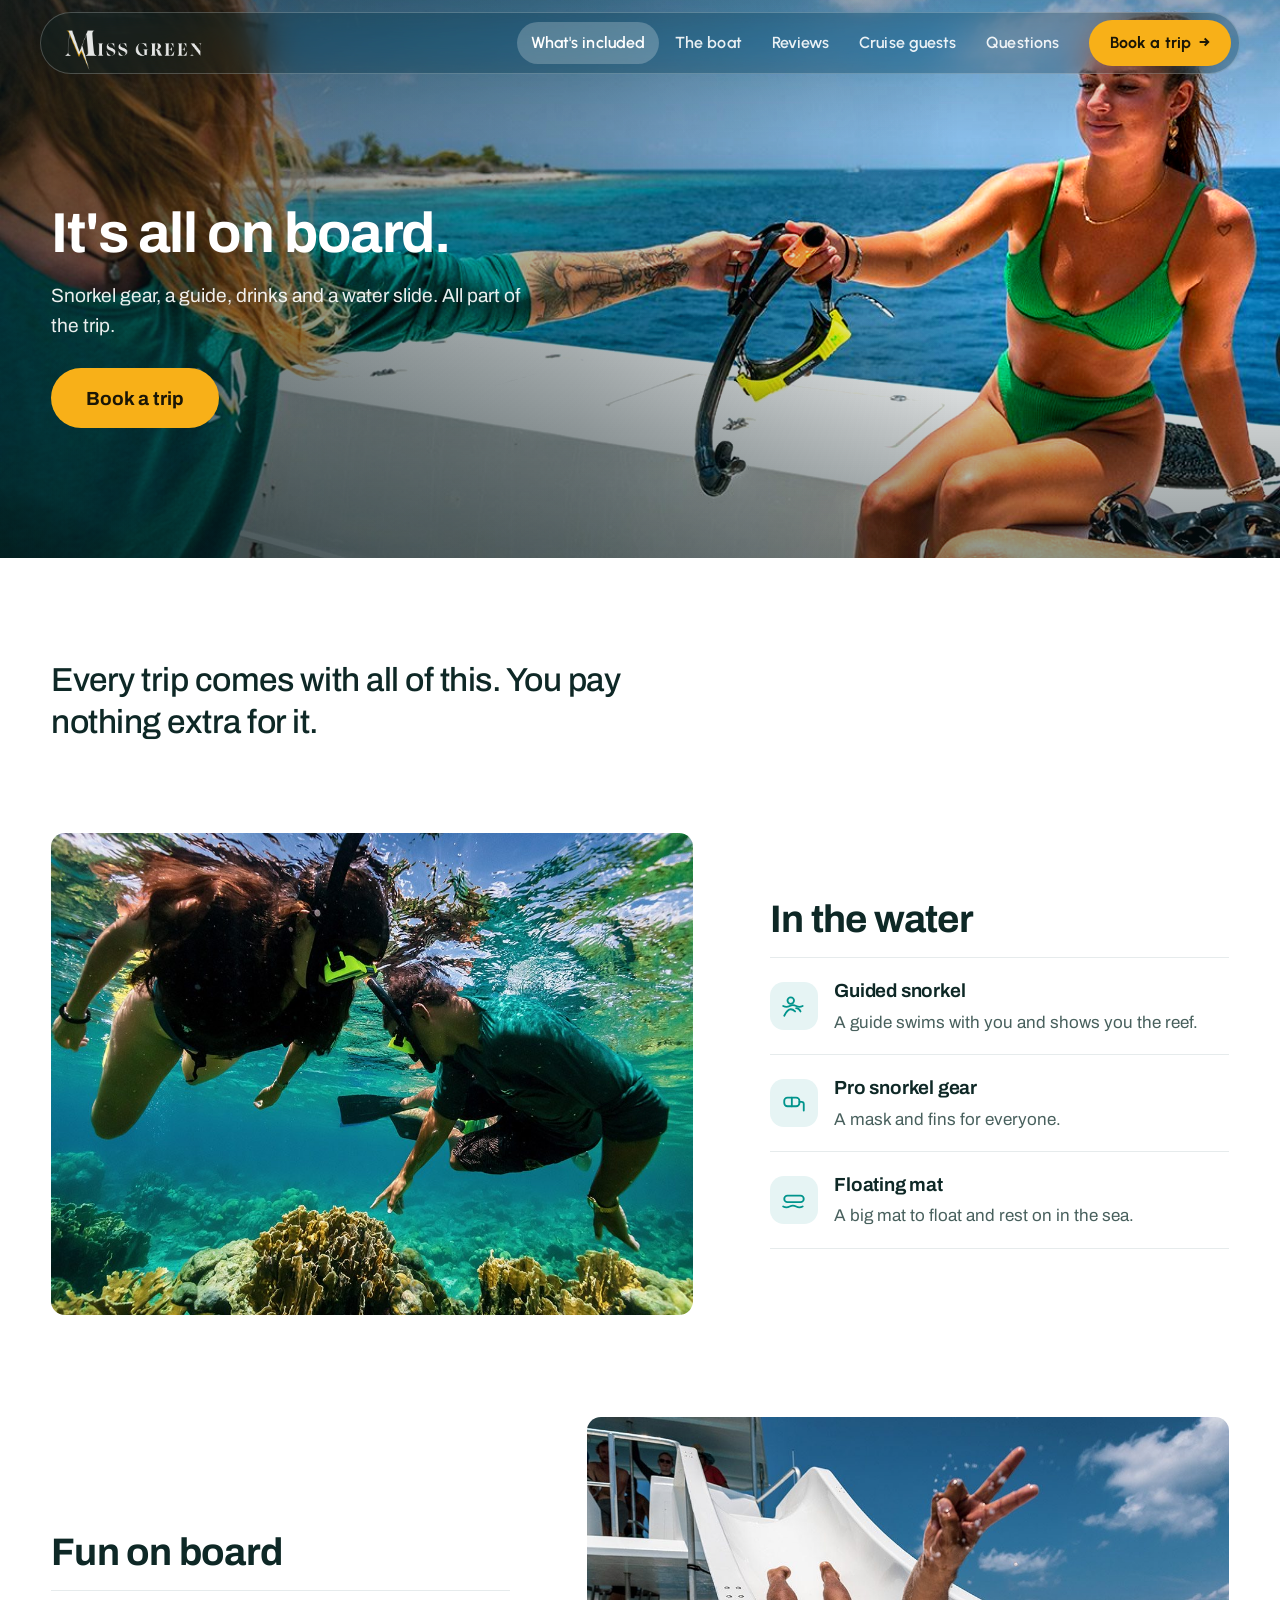
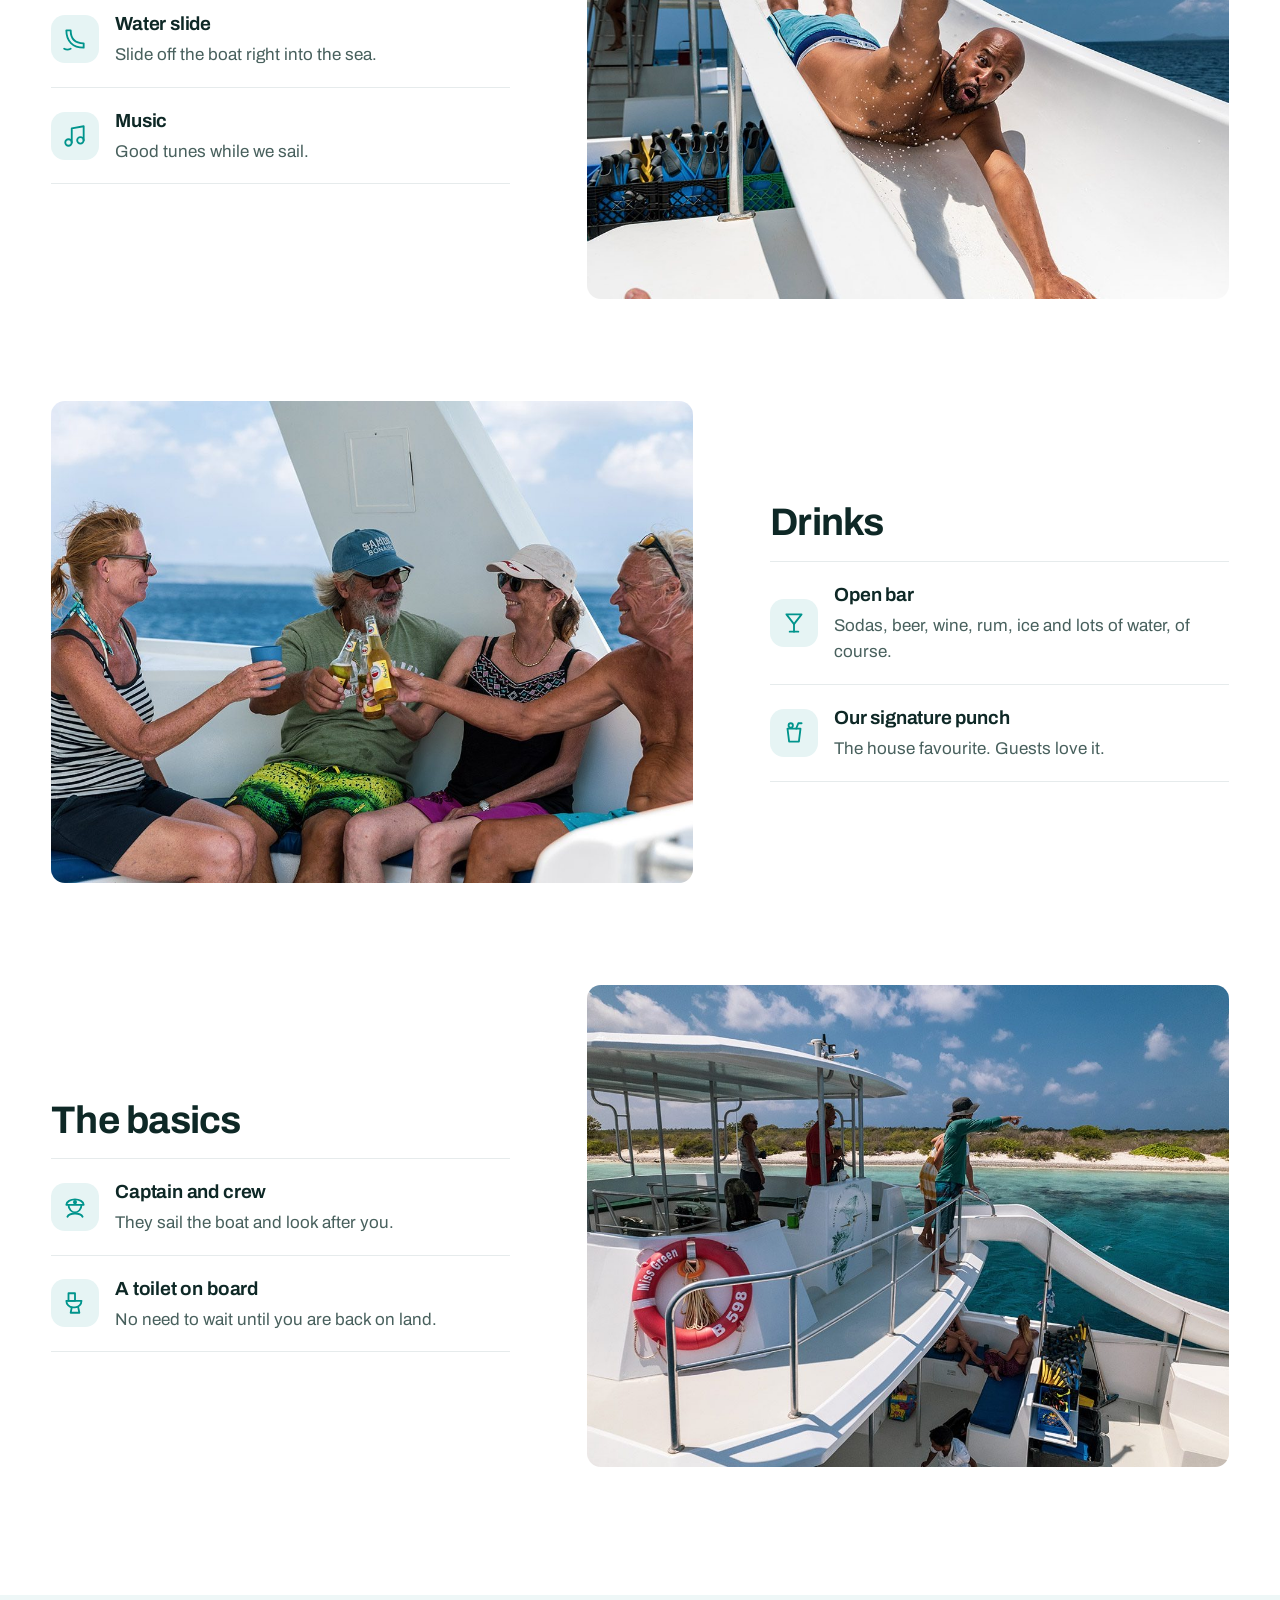
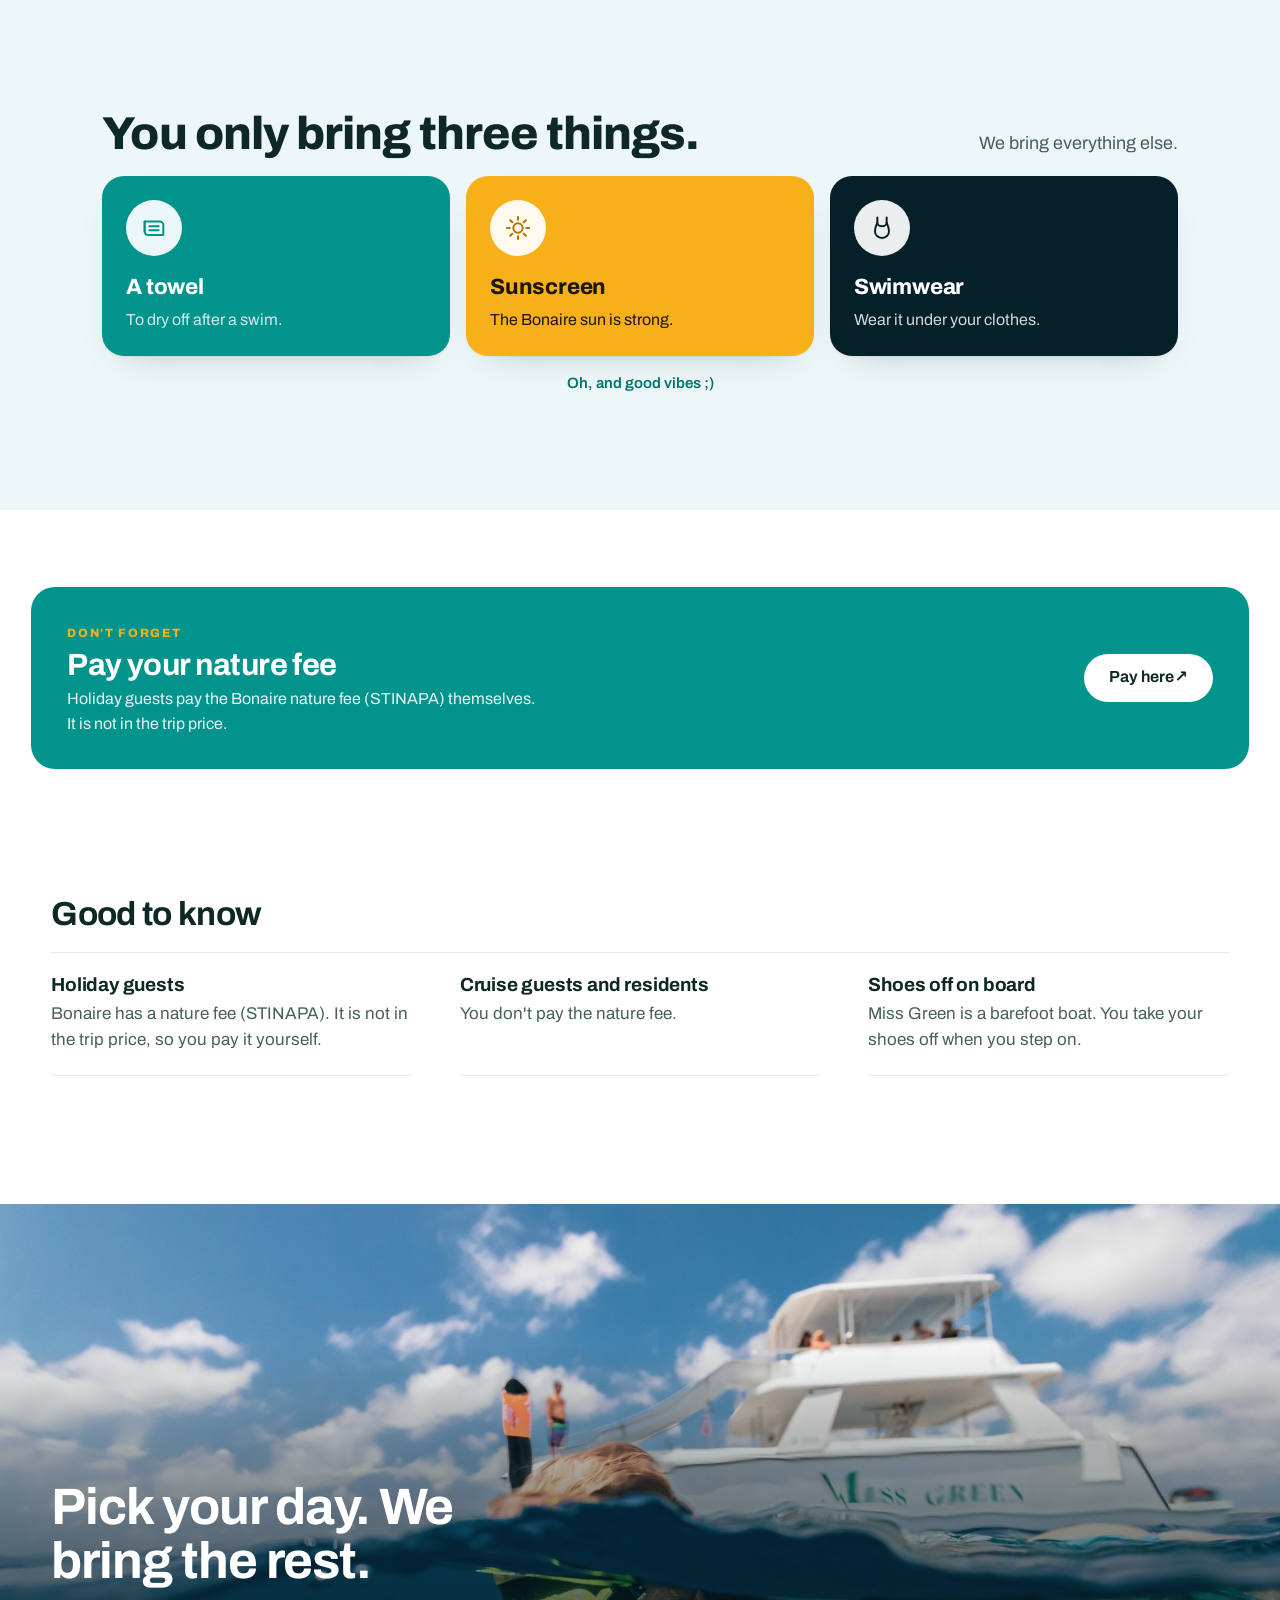
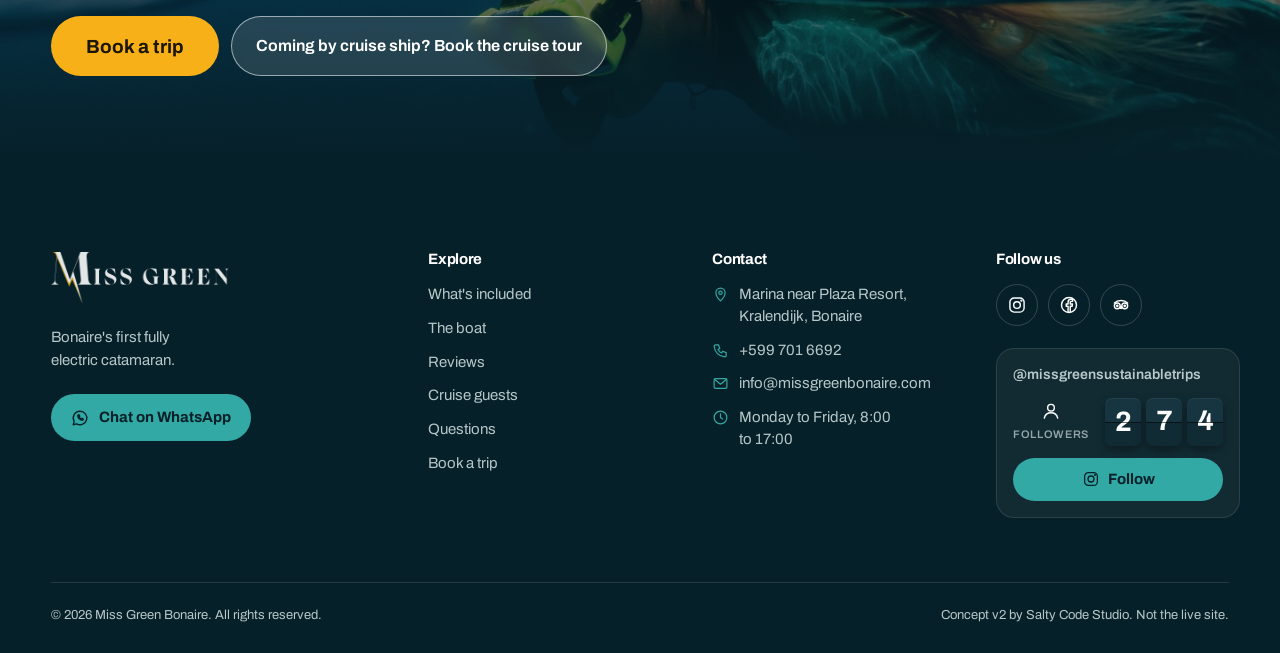
<file: v2/included/index.html>
<!doctype html>
<html lang="en">
<head>
<meta charset="utf-8">
<meta name="viewport" content="width=device-width, initial-scale=1">
<meta name="robots" content="noindex, nofollow">
<title>What&#x27;s included on your snorkel trip | Miss Green Bonaire</title>
<meta name="description" content="Guided snorkel, mask and fins, water slide, floating mat and an open bar are all on board. You only bring a towel, sunscreen and swimwear.">
<link rel="icon" href="../../img/logo.png?v=3">
<link rel="apple-touch-icon" href="../../img/logo.png?v=3">
<link rel="preconnect" href="https://fonts.googleapis.com">
<link rel="preconnect" href="https://fonts.gstatic.com" crossorigin>
<link href="https://fonts.googleapis.com/css2?family=Archivo:wdth,wght@62..125,400..800&family=Urbanist:wght@500..800&display=swap" rel="stylesheet">
<link rel="preload" as="image" href="../../img/ss-2-17.jpg">
<link rel="stylesheet" href="../style.css?v=20261106224115">
<link rel="stylesheet" href="page.css?v=20261106224115">
<script>{ const t = new URLSearchParams(location.search).get("theme"); document.documentElement.dataset.theme = t || "lagoon"; }</script>
</head>
<body>
<svg width="0" height="0" style="position:absolute" aria-hidden="true">
  <defs>
    <symbol id="i-clock" viewBox="0 0 24 24"><circle cx="12" cy="12" r="9"/><path d="M12 7v5l3 2"/></symbol>
    <symbol id="i-cal" viewBox="0 0 24 24"><rect x="3.5" y="5" width="17" height="15" rx="2"/><path d="M3.5 10h17M8 3v4M16 3v4"/></symbol>
    <symbol id="i-people" viewBox="0 0 24 24"><circle cx="9" cy="8" r="3.5"/><path d="M2.5 20c.6-3.6 3.2-5.5 6.5-5.5s5.9 1.9 6.5 5.5"/><path d="M15.5 4.8a3.5 3.5 0 0 1 0 6.4M18 14.8c2 .7 3.2 2.4 3.5 5.2"/></symbol>
    <symbol id="i-user" viewBox="0 0 24 24"><circle cx="12" cy="8" r="4"/><path d="M4 20.5c.8-4 4-6 8-6s7.2 2 8 6"/></symbol>
    <symbol id="i-mail" viewBox="0 0 24 24"><rect x="3" y="5" width="18" height="14" rx="2"/><path d="m3.5 6 8.5 7 8.5-7"/></symbol>
    <symbol id="i-chat" viewBox="0 0 24 24"><path d="M12 3a9 9 0 0 0-7.8 13.5L3 21l4.6-1.2A9 9 0 1 0 12 3Z"/><path d="M9 8.5c0 3.3 3.2 6.5 6.5 6.5l1-1.6-2-1-1 .8c-1-.5-2-1.5-2.6-2.6l.8-1-1-2Z"/></symbol>
    <symbol id="i-map" viewBox="0 0 24 24"><path d="M3 7l5-2 8 3 5-2v12l-5 2-8-3-5 2Z"/><path d="M8 5v12M16 8v12"/></symbol>
    <symbol id="i-mask" viewBox="0 0 24 24"><path d="M3 10.5c0-1.4 1-2.5 2.5-2.5h9c1.4 0 2.5 1.1 2.5 2.5V13c0 1.4-1.1 2.5-2.5 2.5h-1.6L11 13.5h-1L8.1 15.5H5.5A2.5 2.5 0 0 1 3 13Z"/><path d="M20 3v10.5a4.5 4.5 0 0 1-4.5 4.5H13"/></symbol>
    <symbol id="i-check" viewBox="0 0 24 24"><path d="m5 12.5 4.5 4.5L19 7.5"/></symbol>
  </defs>
</svg>

<header class="nav" id="top">
  <a class="brand" href="../" aria-label="Miss Green home"><img class="wm wm-light" src="../../img/wordmark-white.png" alt="Miss Green" width="800" height="234"><img class="wm wm-dark" src="../../img/wordmark-navy.png" alt="" width="800" height="234" aria-hidden="true"></a>
  <nav aria-label="Main">
    <a href="../included/" aria-current="page" data-sec="included">What's included</a>
    <a href="../the-boat/" data-sec="eco">The boat</a>
    <a href="../reviews/" data-sec="reviews">Reviews</a>
    <a href="../cruise-guests/" data-sec="cruise">Cruise guests</a>
    <a href="../faq/" data-sec="faq">Questions</a>
  </nav>
  <a class="btn btn-sm nav-cta" href="../#book">Book a trip <span aria-hidden="true">&rarr;</span></a>
</header>

<main>

<section class="hero hero-page inc-hero" style="--band-top: var(--bg)">
  <img class="hero-img" src="../../img/ss-2-17.jpg" alt="" fetchpriority="high">
  <div class="hero-copy">
    <h1>It's all on board.</h1>
    <p>Snorkel gear, a guide, drinks and a water slide. All part of the trip.</p>
    <div class="hero-cta"><a class="btn btn-big" href="../#book">Book a trip</a></div>
  </div>
  <div class="hero-wave" aria-hidden="true">
    <svg class="wave-front" viewBox="0 0 1440 100" preserveAspectRatio="none"><path d="M0 62 C240 98 480 22 720 58 C960 94 1200 30 1440 60 V100 H0 Z"/></svg>
  </div>
</section>

<section class="inc-intro" aria-label="Introduction">
  <p>Every trip comes with all of this. You pay nothing extra for it.</p>
</section>

<section class="inc-groups" aria-label="What's included">
  <article class="inc-row">
    <figure class="inc-fig"><img src="../../img/ss-2-12.jpg" alt="A guide snorkelling with a guest over the reef" loading="lazy" width="1200" height="800"></figure>
    <div class="inc-body">
      <h2>In the water</h2>
      <dl class="inc-items">
        <div><svg class="inc-ico" viewBox="0 0 24 24" aria-hidden="true"><circle cx="9" cy="7" r="3"/><path d="M3 21c2-4 4-6 6-6s3 1 4 2"/><path d="M14 14c2 0 3 1 4 3"/><path d="M2 12c2 1 4 1 6 0s4-1 6 0 4 1 6 0"/></svg><dt>Guided snorkel</dt><dd>A guide swims with you and shows you the reef.</dd></div>
        <div><svg class="inc-ico" viewBox="0 0 24 24" aria-hidden="true"><rect x="3" y="7" width="14" height="8" rx="3"/><path d="M10 7v8"/><path d="M17 11h2a2 2 0 0 1 2 2v6"/></svg><dt>Pro snorkel gear</dt><dd>A mask and fins for everyone.</dd></div>
        <div><svg class="inc-ico" viewBox="0 0 24 24" aria-hidden="true"><rect x="3" y="8" width="18" height="6" rx="3"/><path d="M2 18c2 1 4 1 6 0s4-1 6 0 4 1 6 0"/></svg><dt>Floating mat</dt><dd>A big mat to float and rest on in the sea.</dd></div>
      </dl>
    </div>
  </article>

  <article class="inc-row">
    <figure class="inc-fig"><img src="../../img/ss-2-21.jpg" alt="A guest going down the water slide" loading="lazy" width="1200" height="800"></figure>
    <div class="inc-body">
      <h2>Fun on board</h2>
      <dl class="inc-items">
        <div><svg class="inc-ico" viewBox="0 0 24 24" aria-hidden="true"><path d="M4 4h4c0 8 4 12 12 12v4c-10 0-16-6-16-16z"/><path d="M2 21c2 1 4 1 6 0"/></svg><dt>Water slide</dt><dd>Slide off the boat right into the sea.</dd></div>
        <div><svg class="inc-ico" viewBox="0 0 24 24" aria-hidden="true"><path d="M9 18V5l11-2v13"/><circle cx="6" cy="18" r="3"/><circle cx="17" cy="16" r="3"/></svg><dt>Music</dt><dd>Good tunes while we sail.</dd></div>
      </dl>
    </div>
  </article>

  <article class="inc-row">
    <figure class="inc-fig"><img src="../../img/ss-homep3-1.jpg" alt="Guests toasting with drinks on board" loading="lazy" width="1200" height="800"></figure>
    <div class="inc-body">
      <h2>Drinks</h2>
      <dl class="inc-items">
        <div><svg class="inc-ico" viewBox="0 0 24 24" aria-hidden="true"><path d="M5 4h14l-7 9z"/><path d="M12 13v7"/><path d="M8 20h8"/></svg><dt>Open bar</dt><dd>Sodas, beer, wine, rum, ice and lots of water, of course.</dd></div>
        <div><svg class="inc-ico" viewBox="0 0 24 24" aria-hidden="true"><path d="M6 8h12l-1.5 12h-9z"/><path d="M14 8l2-5h3"/><circle cx="9" cy="5" r="2"/></svg><dt>Our signature punch</dt><dd>The house favourite. Guests love it.</dd></div>
      </dl>
    </div>
  </article>

  <article class="inc-row">
    <figure class="inc-fig"><img src="../../img/ss-2-6.jpg" alt="The open deck of Miss Green" loading="lazy" width="1200" height="799"></figure>
    <div class="inc-body">
      <h2>The basics</h2>
      <dl class="inc-items">
        <div><svg class="inc-ico" viewBox="0 0 24 24" aria-hidden="true"><path d="M4 10c0-3 4-5 8-5s8 2 8 5H4z"/><circle cx="12" cy="7.5" r="1"/><path d="M6 10c0 4 3 7 6 7s6-3 6-7"/><path d="M5 21c1-2 4-3 7-3s6 1 7 3"/></svg><dt>Captain and crew</dt><dd>They sail the boat and look after you.</dd></div>
        <div><svg class="inc-ico" viewBox="0 0 24 24" aria-hidden="true"><path d="M6 3h6v7H6z"/><path d="M4 10h14a0 0 0 0 1 0 0 6 6 0 0 1-6 6H10a6 6 0 0 1-6-6z"/><path d="M9 16l-1 5h8l-1-5"/></svg><dt>A toilet on board</dt><dd>No need to wait until you are back on land.</dd></div>
      </dl>
    </div>
  </article>
</section>

<section class="inc-bring" data-tiles="three" aria-labelledby="bringTitle">
  <div class="bring-head">
    <h2 id="bringTitle">You only bring three things.</h2>
    <p>We bring everything else.</p>
  </div>
  <ul class="bring-list">
    <li><span class="bring-ico"><svg viewBox="0 0 24 24" aria-hidden="true"><path d="M4 6.5h13a3 3 0 0 1 3 3V18H7a3 3 0 0 1-3-3z"/><path d="M4 6.5V15"/><path d="M8 10.5h8M8 14h8"/></svg></span><b>A towel</b><small>To dry off after a swim.</small></li>
    <li><span class="bring-ico"><svg viewBox="0 0 24 24" aria-hidden="true"><circle cx="12" cy="12" r="4"/><path d="M12 2.5v2.5M12 19v2.5M2.5 12H5M19 12h2.5M5.3 5.3l1.8 1.8M16.9 16.9l1.8 1.8M5.3 18.7l1.8-1.8M16.9 7.1l1.8-1.8"/></svg></span><b>Sunscreen</b><small>The Bonaire sun is strong.</small></li>
    <li><span class="bring-ico"><svg viewBox="0 0 24 24" aria-hidden="true"><path d="M8 3v4.5c0 1.6 1.8 3 4 3s4-1.4 4-3V3"/><path d="M8 7.5c-1.2 2.5-2 5-2 7.5 0 3 2.5 5.5 6 5.5s6-2.5 6-5.5c0-2.5-.8-5-2-7.5"/></svg></span><b>Swimwear</b><small>Wear it under your clothes.</small></li>
  </ul>
    <p class="bring-plus">Oh, and good vibes ;)</p>
</section>

<aside class="fee-band" aria-labelledby="feeTitle">
  <div>
    <small>Don't forget</small>
    <h2 id="feeTitle">Pay your nature fee</h2>
    <p>Holiday guests pay the Bonaire nature fee (STINAPA) themselves. It is not in the trip price.</p>
  </div>
  <a class="btn" href="https://stinapa.bonairenaturefee.org/" target="_blank" rel="noopener">Pay here <span aria-hidden="true">&#8599;</span></a>
</aside>

<section class="inc-know" aria-labelledby="knowTitle">
  <h2 id="knowTitle">Good to know</h2>
  <div class="inc-know-grid">
    <div>
      <h3>Holiday guests</h3>
      <p>Bonaire has a nature fee (STINAPA). It is not in the trip price, so you pay it yourself.</p>
    </div>
    <div>
      <h3>Cruise guests and residents</h3>
      <p>You don't pay the nature fee.</p>
    </div>
    <div>
      <h3>Shoes off on board</h3>
      <p>Miss Green is a barefoot boat. You take your shoes off when you step on.</p>
    </div>
  </div>
</section>
</main>

<footer class="foot">
  <img class="foot-img" src="../../img/snorkel-boat.jpg" alt="" loading="lazy">
  <div class="foot-inner">
    <h2>Pick your day. We bring the rest.</h2>
    <div class="foot-cta">
      <a class="btn btn-big" href="../#book">Book a trip</a>
      <a class="btn btn-ghost" href="../?tour=cruise#book">Coming by cruise ship? Book the cruise tour</a>
    </div>
  </div>
</footer>

<footer class="site-foot">
  <div class="sf-grid">
    <div class="sf-brand">
      <a class="sf-logo" href="../"><img class="wm" src="../../img/wordmark-white.png" alt="Miss Green" width="800" height="234"></a>
      <p class="sf-tag">Bonaire's first fully electric catamaran.</p>
      <a class="sf-wa" href="https://wa.me/5997016692"><svg viewBox="0 0 24 24" aria-hidden="true"><path d="M12 3a9 9 0 0 0-7.8 13.5L3 21l4.6-1.2A9 9 0 1 0 12 3Z"/><path d="M9 8.5c0 3.3 3.2 6.5 6.5 6.5l1-1.6-2-1-1 .8c-1-.5-2-1.5-2.6-2.6l.8-1-1-2Z"/></svg>Chat on WhatsApp</a>
    </div>
    <nav class="sf-col" aria-label="Footer">
      <h3>Explore</h3>
      <a href="../included/">What's included</a>
      <a href="../the-boat/">The boat</a>
      <a href="../reviews/">Reviews</a>
      <a href="../cruise-guests/">Cruise guests</a>
      <a href="../faq/">Questions</a>
      <a href="../#book">Book a trip</a>
    </nav>
    <div class="sf-col">
      <h3>Contact</h3>
      <p><svg viewBox="0 0 24 24" aria-hidden="true"><path d="M12 21s-6.5-6.2-6.5-11.5a6.5 6.5 0 0 1 13 0C18.5 14.8 12 21 12 21z"/><circle cx="12" cy="9.5" r="2.4"/></svg>Marina near Plaza Resort, Kralendijk, Bonaire</p>
      <a href="tel:+5997016692"><svg viewBox="0 0 24 24" aria-hidden="true"><path d="M5 4h4l2 5-2.5 1.5a11 11 0 0 0 5 5L15 13l5 2v4a2 2 0 0 1-2 2A16 16 0 0 1 3 6a2 2 0 0 1 2-2"/></svg>+599 701 6692</a>
      <a href="mailto:info@missgreenbonaire.com"><svg viewBox="0 0 24 24" aria-hidden="true"><rect x="3" y="5" width="18" height="14" rx="2"/><path d="m3.5 6 8.5 7 8.5-7"/></svg>info@missgreenbonaire.com</a>
      <p><svg viewBox="0 0 24 24" aria-hidden="true"><circle cx="12" cy="12" r="9"/><path d="M12 7v5l3 2"/></svg>Monday to Friday, 8:00 to 17:00</p>
    </div>
    <div class="sf-col">
      <h3>Follow us</h3>
      <div class="sf-social">
        <a href="https://www.instagram.com/missgreensustainabletrips/" aria-label="Instagram"><svg viewBox="0 0 24 24" aria-hidden="true"><rect x="3.5" y="3.5" width="17" height="17" rx="5"/><circle cx="12" cy="12" r="4"/><circle cx="17.3" cy="6.7" r=".6"/></svg></a>
        <a href="https://www.facebook.com/profile.php?id=61564850934587" aria-label="Facebook"><svg viewBox="0 0 24 24" aria-hidden="true"><circle cx="12" cy="12" r="9"/><path d="M13.5 20.5v-7h2.3l.4-2.8h-2.7V9c0-.8.3-1.4 1.4-1.4h1.4V5.2c-.3 0-1.1-.1-2-.1-2 0-3.4 1.2-3.4 3.5v2.1H8.6v2.8h2.3v7"/></svg></a>
        <a href="https://www.tripadvisor.com/Attraction_Review-g147268-d28265259-Reviews-Miss_Green-Kralendijk_Bonaire.html" aria-label="Tripadvisor"><svg viewBox="0 0 24 24" aria-hidden="true"><circle cx="7.5" cy="13" r="3.5"/><circle cx="16.5" cy="13" r="3.5"/><circle cx="7.5" cy="13" r=".8"/><circle cx="16.5" cy="13" r=".8"/><path d="M4 9.5C6 7.5 9 6.5 12 6.5s6 1 8 3M12 13.5l-1 2.5h2z"/></svg></a>
      </div>
      <a class="sf-ig" href="https://www.instagram.com/missgreensustainabletrips/" aria-label="Instagram: 302 followers. Follow Miss Green">
        <span class="ig-handle">@missgreensustainabletrips</span>
        <span class="ig-flip">
          <span class="ig-label"><svg viewBox="0 0 24 24" aria-hidden="true"><circle cx="12" cy="8" r="4"/><path d="M4 20.5c.8-4 4-6.5 8-6.5s7.2 2.5 8 6.5"/></svg>Followers</span>
          <span class="ig-digits" data-ig-count="302" aria-hidden="true"><span class="fd"><b>3</b></span><span class="fd"><b>0</b></span><span class="fd"><b>2</b></span></span>
        </span>
        <span class="ig-follow"><svg viewBox="0 0 24 24" aria-hidden="true"><rect x="3.5" y="3.5" width="17" height="17" rx="5"/><circle cx="12" cy="12" r="4"/><circle cx="17.3" cy="6.7" r=".6"/></svg>Follow</span>
      </a>
    </div>
  </div>
  <div class="sf-bar">
    <p>&copy; 2026 Miss Green Bonaire. All rights reserved.</p>
    <p class="mock">Concept v2 by Salty Code Studio. Not the live site.</p>
  </div>
</footer>


<a class="wa-float btn" href="../#book">Book a trip</a>

<script src="../site.js?v=20261106224115"></script>
</body>
</html>
</file>
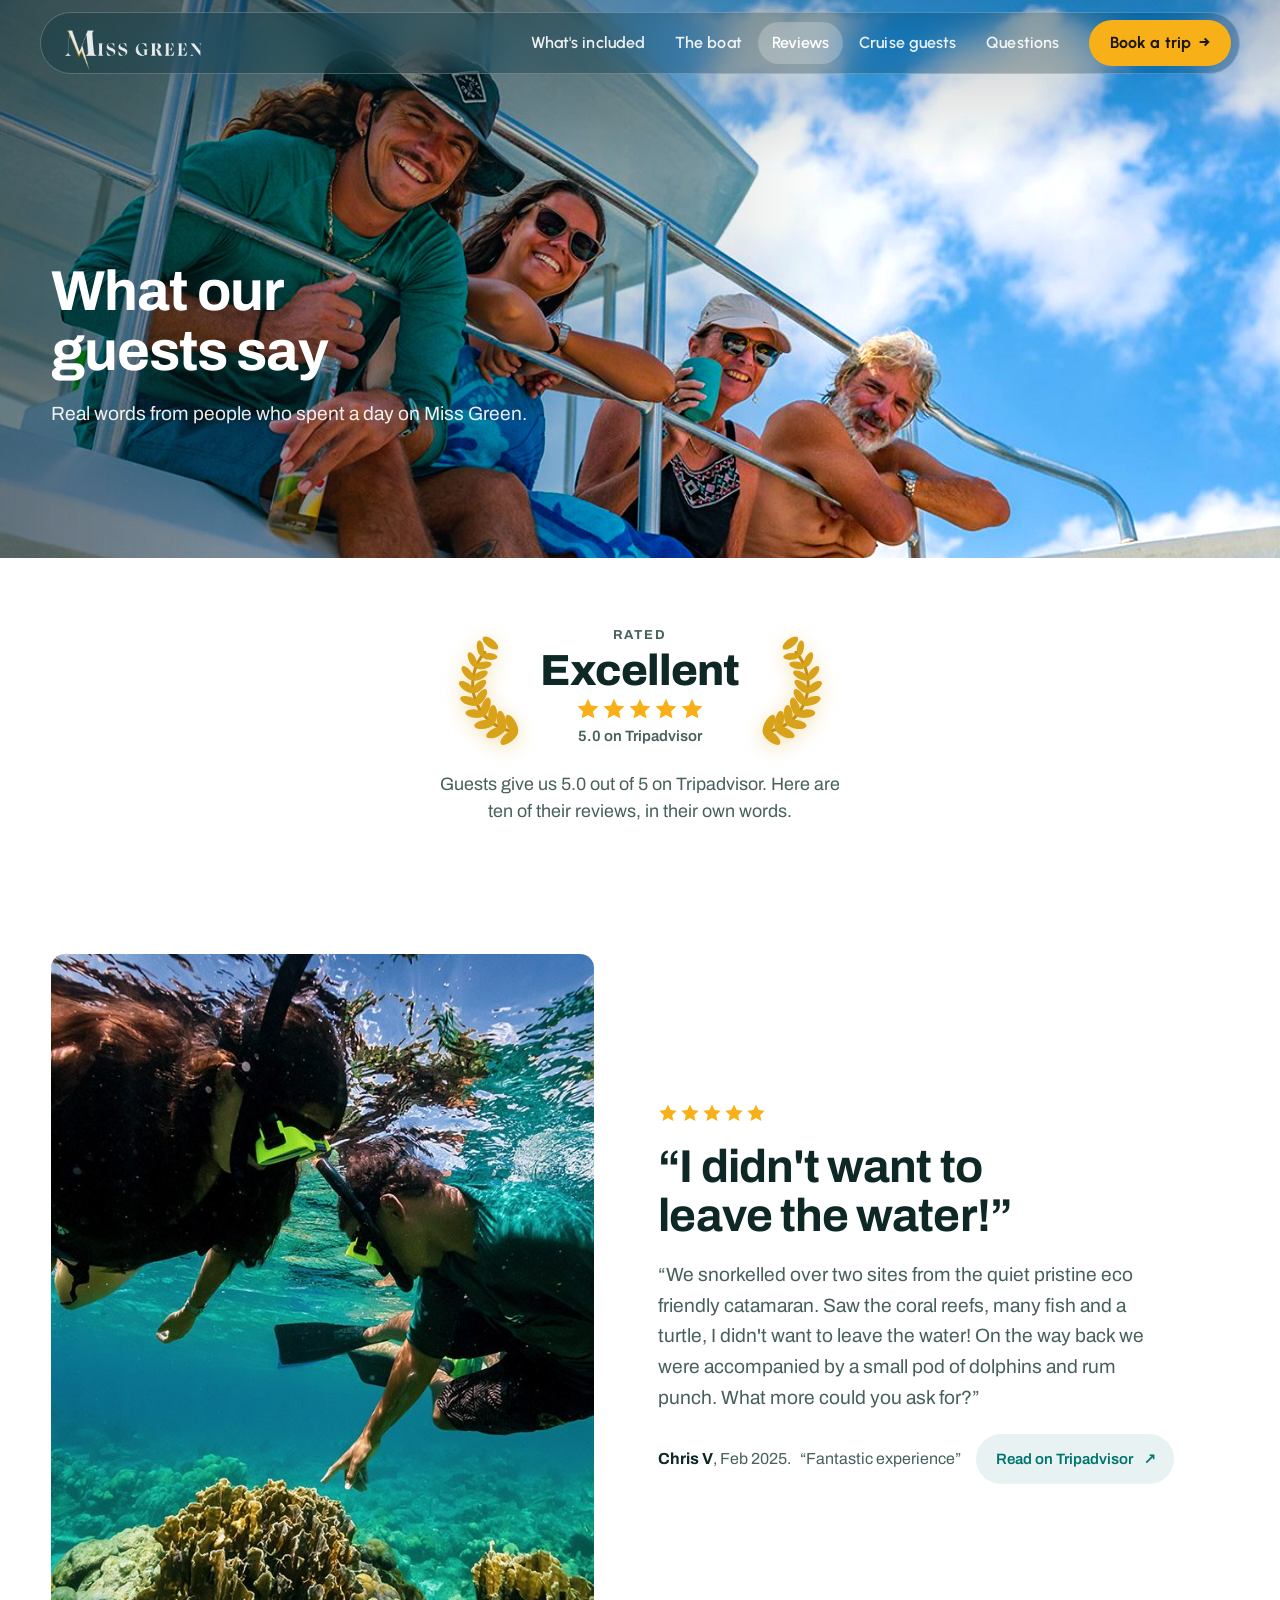
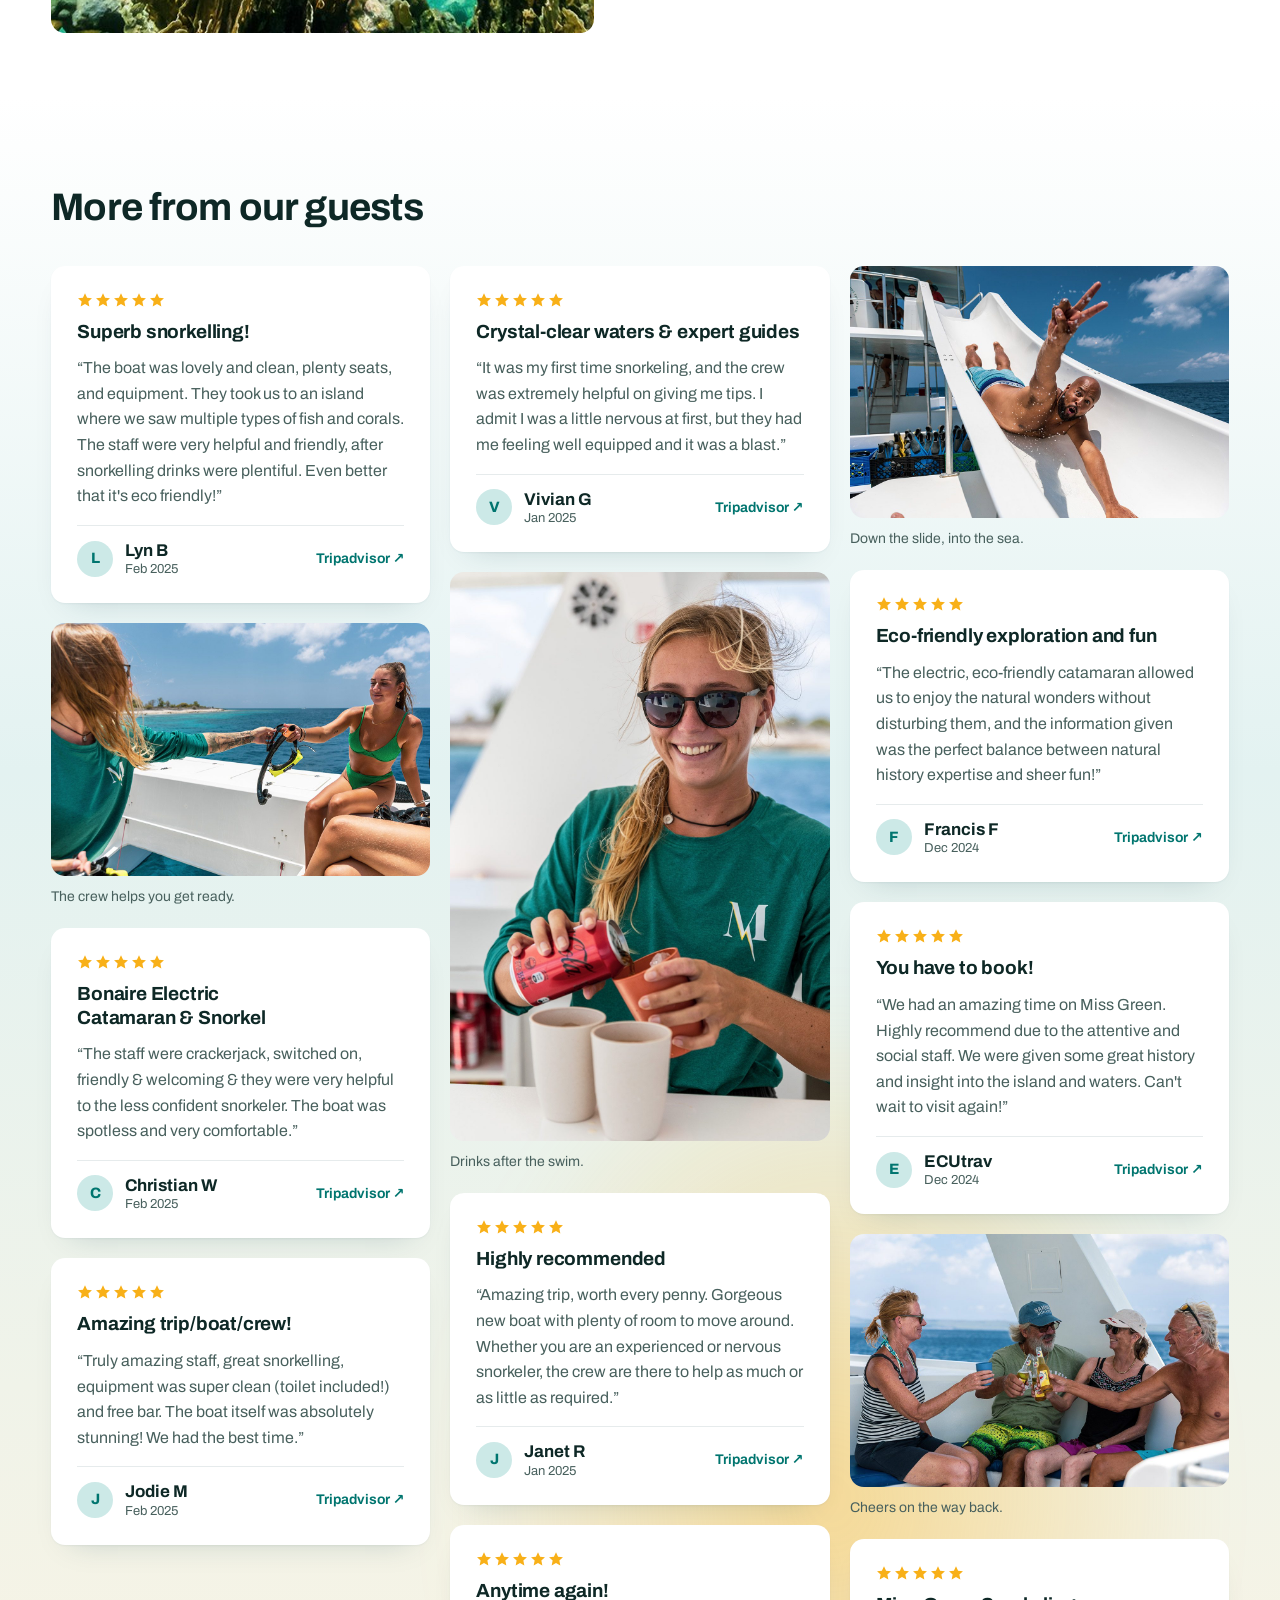
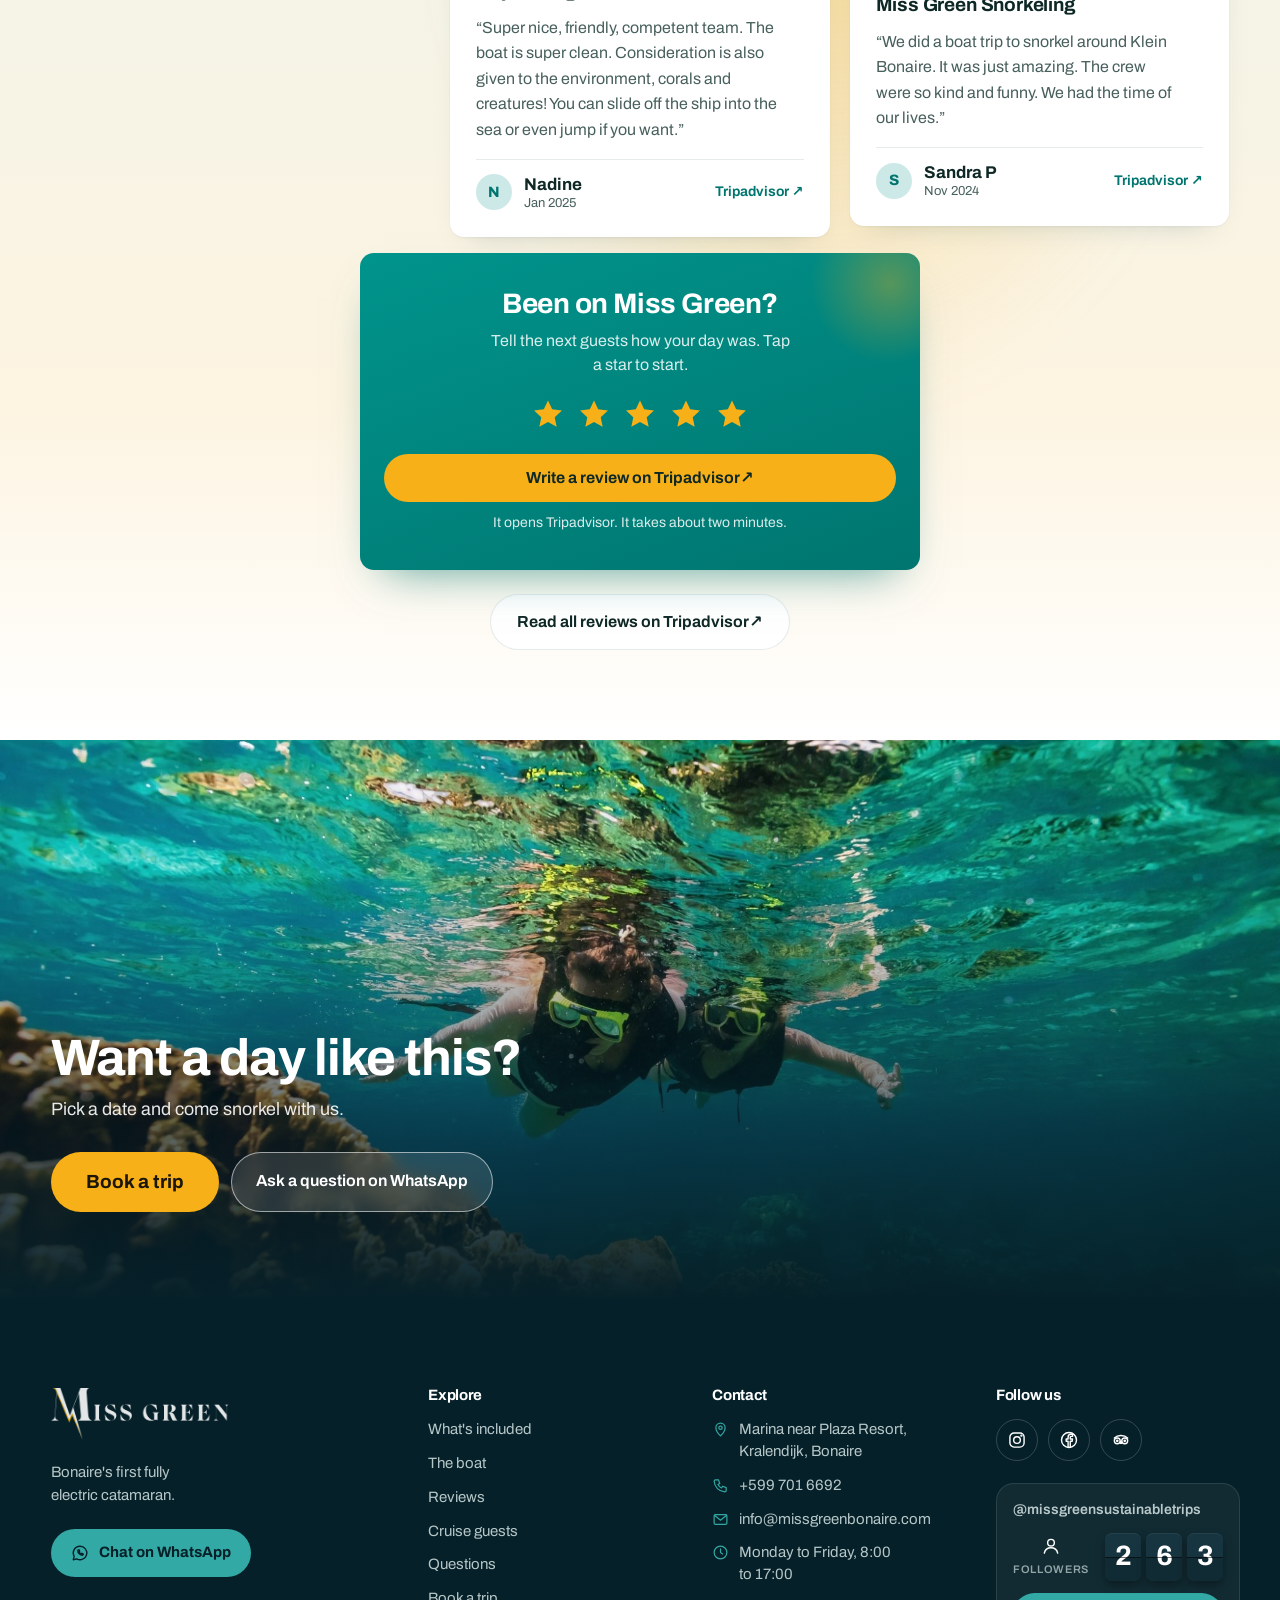
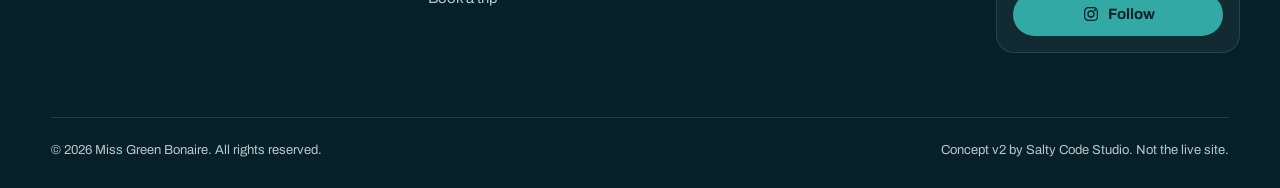
<file: v2/reviews/index.html>
<!doctype html>
<html lang="en">
<head>
<meta charset="utf-8">
<meta name="viewport" content="width=device-width, initial-scale=1">
<meta name="robots" content="noindex, nofollow">
<title>Guest reviews | Miss Green Bonaire</title>
<meta name="description" content="Read real guest reviews of Miss Green&#x27;s snorkel trips on Bonaire. Rated Excellent, 5.0 on Tripadvisor.">
<link rel="icon" href="../../img/logo.png?v=3">
<link rel="apple-touch-icon" href="../../img/logo.png?v=3">
<link rel="preconnect" href="https://fonts.googleapis.com">
<link rel="preconnect" href="https://fonts.gstatic.com" crossorigin>
<link href="https://fonts.googleapis.com/css2?family=Archivo:wdth,wght@62..125,400..800&family=Urbanist:wght@500..800&display=swap" rel="stylesheet">
<link rel="preload" as="image" href="../../img/ss-2-25.jpg">
<link rel="stylesheet" href="../style.css?v=20261106224115">
<link rel="stylesheet" href="page.css?v=20261106224115">
<script>{ const t = new URLSearchParams(location.search).get("theme"); document.documentElement.dataset.theme = t || "lagoon"; }</script>
</head>
<body>
<svg width="0" height="0" style="position:absolute" aria-hidden="true">
  <defs>
    <symbol id="i-clock" viewBox="0 0 24 24"><circle cx="12" cy="12" r="9"/><path d="M12 7v5l3 2"/></symbol>
    <symbol id="i-cal" viewBox="0 0 24 24"><rect x="3.5" y="5" width="17" height="15" rx="2"/><path d="M3.5 10h17M8 3v4M16 3v4"/></symbol>
    <symbol id="i-people" viewBox="0 0 24 24"><circle cx="9" cy="8" r="3.5"/><path d="M2.5 20c.6-3.6 3.2-5.5 6.5-5.5s5.9 1.9 6.5 5.5"/><path d="M15.5 4.8a3.5 3.5 0 0 1 0 6.4M18 14.8c2 .7 3.2 2.4 3.5 5.2"/></symbol>
    <symbol id="i-user" viewBox="0 0 24 24"><circle cx="12" cy="8" r="4"/><path d="M4 20.5c.8-4 4-6 8-6s7.2 2 8 6"/></symbol>
    <symbol id="i-mail" viewBox="0 0 24 24"><rect x="3" y="5" width="18" height="14" rx="2"/><path d="m3.5 6 8.5 7 8.5-7"/></symbol>
    <symbol id="i-chat" viewBox="0 0 24 24"><path d="M12 3a9 9 0 0 0-7.8 13.5L3 21l4.6-1.2A9 9 0 1 0 12 3Z"/><path d="M9 8.5c0 3.3 3.2 6.5 6.5 6.5l1-1.6-2-1-1 .8c-1-.5-2-1.5-2.6-2.6l.8-1-1-2Z"/></symbol>
    <symbol id="i-map" viewBox="0 0 24 24"><path d="M3 7l5-2 8 3 5-2v12l-5 2-8-3-5 2Z"/><path d="M8 5v12M16 8v12"/></symbol>
    <symbol id="i-mask" viewBox="0 0 24 24"><path d="M3 10.5c0-1.4 1-2.5 2.5-2.5h9c1.4 0 2.5 1.1 2.5 2.5V13c0 1.4-1.1 2.5-2.5 2.5h-1.6L11 13.5h-1L8.1 15.5H5.5A2.5 2.5 0 0 1 3 13Z"/><path d="M20 3v10.5a4.5 4.5 0 0 1-4.5 4.5H13"/></symbol>
    <symbol id="i-check" viewBox="0 0 24 24"><path d="m5 12.5 4.5 4.5L19 7.5"/></symbol>
  </defs>
</svg>

<header class="nav" id="top">
  <a class="brand" href="../" aria-label="Miss Green home"><img class="wm wm-light" src="../../img/wordmark-white.png" alt="Miss Green" width="800" height="234"><img class="wm wm-dark" src="../../img/wordmark-navy.png" alt="" width="800" height="234" aria-hidden="true"></a>
  <nav aria-label="Main">
    <a href="../included/" data-sec="included">What's included</a>
    <a href="../the-boat/" data-sec="eco">The boat</a>
    <a href="../reviews/" aria-current="page" data-sec="reviews">Reviews</a>
    <a href="../cruise-guests/" data-sec="cruise">Cruise guests</a>
    <a href="../faq/" data-sec="faq">Questions</a>
  </nav>
  <a class="btn btn-sm nav-cta" href="../#book">Book a trip <span aria-hidden="true">&rarr;</span></a>
</header>

<main>

<svg width="0" height="0" style="position:absolute" aria-hidden="true"><symbol id="rv-star" viewBox="0 0 20 20"><path d="M10 1.5l2.6 5.6 6.1.7-4.5 4.2 1.2 6-5.4-3-5.4 3 1.2-6L1.3 7.8l6.1-.7z"/></symbol></svg>

<section class="hero hero-page rv-hero" style="--band-top: #fff">
  <img class="hero-img" src="../../img/ss-2-8.jpg" alt="" fetchpriority="high">
  <div class="hero-copy">
    <h1>What our guests say</h1>
    <p>Real words from people who spent a day on Miss Green.</p>
  </div>
  <div class="hero-wave" aria-hidden="true">
    <svg class="wave-front" viewBox="0 0 1440 100" preserveAspectRatio="none"><path d="M0 62 C240 98 480 22 720 58 C960 94 1200 30 1440 60 V100 H0 Z"/></svg>
  </div>
</section>

<section class="rv-sum" aria-label="Our rating">
  <a class="award" href="https://www.tripadvisor.com/Attraction_Review-g147268-d28265259-Reviews-Miss_Green-Kralendijk_Bonaire.html" target="_blank" rel="noopener">
      <svg class="laurel" viewBox="0 0 74 124" aria-hidden="true"><path class="stem" d="M54.4 105.0 A46 46 0 0 1 29.8 29.2"/><g><ellipse cx="53.2" cy="110.9" rx="4.6" ry="10.5" transform="rotate(-130 53.2 110.9)"/><ellipse cx="55.7" cy="99.1" rx="4.6" ry="10.5" transform="rotate(-206 55.7 99.1)"/><ellipse cx="40.4" cy="106.3" rx="4.4" ry="10.1" transform="rotate(-115 40.4 106.3)"/><ellipse cx="45.8" cy="95.6" rx="4.4" ry="10.1" transform="rotate(-191 45.8 95.6)"/><ellipse cx="29.2" cy="98.6" rx="4.3" ry="9.8" transform="rotate(-100 29.2 98.6)"/><ellipse cx="37.2" cy="89.7" rx="4.3" ry="9.8" transform="rotate(-176 37.2 89.7)"/><ellipse cx="20.4" cy="88.3" rx="4.1" ry="9.4" transform="rotate(-85 20.4 88.3)"/><ellipse cx="30.5" cy="81.8" rx="4.1" ry="9.4" transform="rotate(-161 30.5 81.8)"/><ellipse cx="14.5" cy="76.1" rx="4.0" ry="9.0" transform="rotate(-70 14.5 76.1)"/><ellipse cx="26.0" cy="72.4" rx="4.0" ry="9.0" transform="rotate(-146 26.0 72.4)"/><ellipse cx="12.1" cy="62.7" rx="3.8" ry="8.7" transform="rotate(-55 12.1 62.7)"/><ellipse cx="24.1" cy="62.1" rx="3.8" ry="8.7" transform="rotate(-131 24.1 62.1)"/><ellipse cx="13.1" cy="49.2" rx="3.6" ry="8.3" transform="rotate(-40 13.1 49.2)"/><ellipse cx="24.9" cy="51.7" rx="3.6" ry="8.3" transform="rotate(-116 24.9 51.7)"/><ellipse cx="17.7" cy="36.4" rx="3.5" ry="7.9" transform="rotate(-25 17.7 36.4)"/><ellipse cx="28.4" cy="41.8" rx="3.5" ry="7.9" transform="rotate(-101 28.4 41.8)"/><ellipse cx="25.4" cy="25.2" rx="3.3" ry="7.6" transform="rotate(-10 25.4 25.2)"/><ellipse cx="34.3" cy="33.2" rx="3.3" ry="7.6" transform="rotate(-86 34.3 33.2)"/><ellipse cx="35.1" cy="20.3" rx="4" ry="9" transform="rotate(-53 35.1 20.3)"/></g></svg>
      <span class="award-mid">
        <small>Rated</small>
        <b>Excellent</b>
        <span class="stars" role="img" aria-label="5 out of 5 stars"><svg class="star" viewBox="0 0 20 20"><path d="M10 1.5l2.6 5.6 6.1.7-4.5 4.2 1.2 6-5.4-3-5.4 3 1.2-6L1.3 7.8l6.1-.7z"/></svg><svg class="star" viewBox="0 0 20 20"><path d="M10 1.5l2.6 5.6 6.1.7-4.5 4.2 1.2 6-5.4-3-5.4 3 1.2-6L1.3 7.8l6.1-.7z"/></svg><svg class="star" viewBox="0 0 20 20"><path d="M10 1.5l2.6 5.6 6.1.7-4.5 4.2 1.2 6-5.4-3-5.4 3 1.2-6L1.3 7.8l6.1-.7z"/></svg><svg class="star" viewBox="0 0 20 20"><path d="M10 1.5l2.6 5.6 6.1.7-4.5 4.2 1.2 6-5.4-3-5.4 3 1.2-6L1.3 7.8l6.1-.7z"/></svg><svg class="star" viewBox="0 0 20 20"><path d="M10 1.5l2.6 5.6 6.1.7-4.5 4.2 1.2 6-5.4-3-5.4 3 1.2-6L1.3 7.8l6.1-.7z"/></svg></span>
        <span class="award-score">5.0 on Tripadvisor</span>
      </span>
      <svg class="laurel flip" viewBox="0 0 74 124" aria-hidden="true"><path class="stem" d="M54.4 105.0 A46 46 0 0 1 29.8 29.2"/><g><ellipse cx="53.2" cy="110.9" rx="4.6" ry="10.5" transform="rotate(-130 53.2 110.9)"/><ellipse cx="55.7" cy="99.1" rx="4.6" ry="10.5" transform="rotate(-206 55.7 99.1)"/><ellipse cx="40.4" cy="106.3" rx="4.4" ry="10.1" transform="rotate(-115 40.4 106.3)"/><ellipse cx="45.8" cy="95.6" rx="4.4" ry="10.1" transform="rotate(-191 45.8 95.6)"/><ellipse cx="29.2" cy="98.6" rx="4.3" ry="9.8" transform="rotate(-100 29.2 98.6)"/><ellipse cx="37.2" cy="89.7" rx="4.3" ry="9.8" transform="rotate(-176 37.2 89.7)"/><ellipse cx="20.4" cy="88.3" rx="4.1" ry="9.4" transform="rotate(-85 20.4 88.3)"/><ellipse cx="30.5" cy="81.8" rx="4.1" ry="9.4" transform="rotate(-161 30.5 81.8)"/><ellipse cx="14.5" cy="76.1" rx="4.0" ry="9.0" transform="rotate(-70 14.5 76.1)"/><ellipse cx="26.0" cy="72.4" rx="4.0" ry="9.0" transform="rotate(-146 26.0 72.4)"/><ellipse cx="12.1" cy="62.7" rx="3.8" ry="8.7" transform="rotate(-55 12.1 62.7)"/><ellipse cx="24.1" cy="62.1" rx="3.8" ry="8.7" transform="rotate(-131 24.1 62.1)"/><ellipse cx="13.1" cy="49.2" rx="3.6" ry="8.3" transform="rotate(-40 13.1 49.2)"/><ellipse cx="24.9" cy="51.7" rx="3.6" ry="8.3" transform="rotate(-116 24.9 51.7)"/><ellipse cx="17.7" cy="36.4" rx="3.5" ry="7.9" transform="rotate(-25 17.7 36.4)"/><ellipse cx="28.4" cy="41.8" rx="3.5" ry="7.9" transform="rotate(-101 28.4 41.8)"/><ellipse cx="25.4" cy="25.2" rx="3.3" ry="7.6" transform="rotate(-10 25.4 25.2)"/><ellipse cx="34.3" cy="33.2" rx="3.3" ry="7.6" transform="rotate(-86 34.3 33.2)"/><ellipse cx="35.1" cy="20.3" rx="4" ry="9" transform="rotate(-53 35.1 20.3)"/></g></svg>
    </a>
  <p>Guests give us 5.0 out of 5 on Tripadvisor. Here are ten of their reviews, in their own words.</p>
</section>

<section class="rv-feature" aria-labelledby="rvFeatTitle">
  <figure class="rv-feature-img"><img src="../../img/ss-2-12.jpg" alt="Two snorkellers swim over the coral reef" loading="lazy" width="1200" height="800"></figure>
  <div class="rv-feature-copy">
    <span class="stars " role="img" aria-label="5 out of 5 stars"><svg class="star" aria-hidden="true"><use href="#rv-star"/></svg><svg class="star" aria-hidden="true"><use href="#rv-star"/></svg><svg class="star" aria-hidden="true"><use href="#rv-star"/></svg><svg class="star" aria-hidden="true"><use href="#rv-star"/></svg><svg class="star" aria-hidden="true"><use href="#rv-star"/></svg></span>
    <h2 id="rvFeatTitle">&ldquo;I didn&#x27;t want to leave the water!&rdquo;</h2>
    <blockquote><p>&ldquo;We snorkelled over two sites from the quiet pristine eco friendly catamaran. Saw the coral reefs, many fish and a turtle, I didn&#x27;t want to leave the water! On the way back we were accompanied by a small pod of dolphins and rum punch. What more could you ask for?&rdquo;</p></blockquote>
    <p class="rv-by"><b>Chris V</b>, Feb 2025. <span>&ldquo;Fantastic experience&rdquo;</span> <a class="more-link" href="https://www.tripadvisor.com/Attraction_Review-g147268-d28265259-Reviews-Miss_Green-Kralendijk_Bonaire.html#REVIEWS" target="_blank" rel="noopener" aria-label="Read Chris V&#x27;s review on Tripadvisor">Read on Tripadvisor <span aria-hidden="true">&#8599;</span></a></p>
  </div>
</section>

<div class="rv-wall">
  <h2 id="rvWallTitle">More from our guests</h2>
  <div class="rv-grid">
      <article class="rv-card">
        <span class="stars " role="img" aria-label="5 out of 5 stars"><svg class="star" aria-hidden="true"><use href="#rv-star"/></svg><svg class="star" aria-hidden="true"><use href="#rv-star"/></svg><svg class="star" aria-hidden="true"><use href="#rv-star"/></svg><svg class="star" aria-hidden="true"><use href="#rv-star"/></svg><svg class="star" aria-hidden="true"><use href="#rv-star"/></svg></span>
        <h3>Superb snorkelling!</h3>
        <blockquote><p>&ldquo;The boat was lovely and clean, plenty seats, and equipment. They took us to an island where we saw multiple types of fish and corals. The staff were very helpful and friendly, after snorkelling drinks were plentiful. Even better that it&#x27;s eco friendly!&rdquo;</p></blockquote>
        <footer class="rv-who"><span class="rv-av" aria-hidden="true">L</span><span><b>Lyn B</b><small>Feb 2025</small></span><a href="https://www.tripadvisor.com/Attraction_Review-g147268-d28265259-Reviews-Miss_Green-Kralendijk_Bonaire.html#REVIEWS" target="_blank" rel="noopener" aria-label="Read Lyn B&#x27;s review on Tripadvisor">Tripadvisor <span aria-hidden="true">&#8599;</span></a></footer>
      </article>
      <figure class="rv-photo"><img src="../../img/ss-2-17.jpg" alt="A crew member hands a guest her snorkel gear" loading="lazy" width="1200" height="800"><figcaption>The crew helps you get ready.</figcaption></figure>
      <article class="rv-card">
        <span class="stars " role="img" aria-label="5 out of 5 stars"><svg class="star" aria-hidden="true"><use href="#rv-star"/></svg><svg class="star" aria-hidden="true"><use href="#rv-star"/></svg><svg class="star" aria-hidden="true"><use href="#rv-star"/></svg><svg class="star" aria-hidden="true"><use href="#rv-star"/></svg><svg class="star" aria-hidden="true"><use href="#rv-star"/></svg></span>
        <h3>Bonaire Electric Catamaran &amp; Snorkel</h3>
        <blockquote><p>&ldquo;The staff were crackerjack, switched on, friendly &amp; welcoming &amp; they were very helpful to the less confident snorkeler. The boat was spotless and very comfortable.&rdquo;</p></blockquote>
        <footer class="rv-who"><span class="rv-av" aria-hidden="true">C</span><span><b>Christian W</b><small>Feb 2025</small></span><a href="https://www.tripadvisor.com/Attraction_Review-g147268-d28265259-Reviews-Miss_Green-Kralendijk_Bonaire.html#REVIEWS" target="_blank" rel="noopener" aria-label="Read Christian W&#x27;s review on Tripadvisor">Tripadvisor <span aria-hidden="true">&#8599;</span></a></footer>
      </article>
      <article class="rv-card">
        <span class="stars " role="img" aria-label="5 out of 5 stars"><svg class="star" aria-hidden="true"><use href="#rv-star"/></svg><svg class="star" aria-hidden="true"><use href="#rv-star"/></svg><svg class="star" aria-hidden="true"><use href="#rv-star"/></svg><svg class="star" aria-hidden="true"><use href="#rv-star"/></svg><svg class="star" aria-hidden="true"><use href="#rv-star"/></svg></span>
        <h3>Amazing trip/boat/crew!</h3>
        <blockquote><p>&ldquo;Truly amazing staff, great snorkelling, equipment was super clean (toilet included!) and free bar. The boat itself was absolutely stunning! We had the best time.&rdquo;</p></blockquote>
        <footer class="rv-who"><span class="rv-av" aria-hidden="true">J</span><span><b>Jodie M</b><small>Feb 2025</small></span><a href="https://www.tripadvisor.com/Attraction_Review-g147268-d28265259-Reviews-Miss_Green-Kralendijk_Bonaire.html#REVIEWS" target="_blank" rel="noopener" aria-label="Read Jodie M&#x27;s review on Tripadvisor">Tripadvisor <span aria-hidden="true">&#8599;</span></a></footer>
      </article>
      <article class="rv-card">
        <span class="stars " role="img" aria-label="5 out of 5 stars"><svg class="star" aria-hidden="true"><use href="#rv-star"/></svg><svg class="star" aria-hidden="true"><use href="#rv-star"/></svg><svg class="star" aria-hidden="true"><use href="#rv-star"/></svg><svg class="star" aria-hidden="true"><use href="#rv-star"/></svg><svg class="star" aria-hidden="true"><use href="#rv-star"/></svg></span>
        <h3>Crystal-clear waters &amp; expert guides</h3>
        <blockquote><p>&ldquo;It was my first time snorkeling, and the crew was extremely helpful on giving me tips. I admit I was a little nervous at first, but they had me feeling well equipped and it was a blast.&rdquo;</p></blockquote>
        <footer class="rv-who"><span class="rv-av" aria-hidden="true">V</span><span><b>Vivian G</b><small>Jan 2025</small></span><a href="https://www.tripadvisor.com/Attraction_Review-g147268-d28265259-Reviews-Miss_Green-Kralendijk_Bonaire.html#REVIEWS" target="_blank" rel="noopener" aria-label="Read Vivian G&#x27;s review on Tripadvisor">Tripadvisor <span aria-hidden="true">&#8599;</span></a></footer>
      </article>
      <figure class="rv-photo"><img src="../../img/ss-2-4.jpg" alt="A crew member pours drinks on board" loading="lazy" width="1200" height="1800"><figcaption>Drinks after the swim.</figcaption></figure>
      <article class="rv-card">
        <span class="stars " role="img" aria-label="5 out of 5 stars"><svg class="star" aria-hidden="true"><use href="#rv-star"/></svg><svg class="star" aria-hidden="true"><use href="#rv-star"/></svg><svg class="star" aria-hidden="true"><use href="#rv-star"/></svg><svg class="star" aria-hidden="true"><use href="#rv-star"/></svg><svg class="star" aria-hidden="true"><use href="#rv-star"/></svg></span>
        <h3>Highly recommended</h3>
        <blockquote><p>&ldquo;Amazing trip, worth every penny. Gorgeous new boat with plenty of room to move around. Whether you are an experienced or nervous snorkeler, the crew are there to help as much or as little as required.&rdquo;</p></blockquote>
        <footer class="rv-who"><span class="rv-av" aria-hidden="true">J</span><span><b>Janet R</b><small>Jan 2025</small></span><a href="https://www.tripadvisor.com/Attraction_Review-g147268-d28265259-Reviews-Miss_Green-Kralendijk_Bonaire.html#REVIEWS" target="_blank" rel="noopener" aria-label="Read Janet R&#x27;s review on Tripadvisor">Tripadvisor <span aria-hidden="true">&#8599;</span></a></footer>
      </article>
      <article class="rv-card">
        <span class="stars " role="img" aria-label="5 out of 5 stars"><svg class="star" aria-hidden="true"><use href="#rv-star"/></svg><svg class="star" aria-hidden="true"><use href="#rv-star"/></svg><svg class="star" aria-hidden="true"><use href="#rv-star"/></svg><svg class="star" aria-hidden="true"><use href="#rv-star"/></svg><svg class="star" aria-hidden="true"><use href="#rv-star"/></svg></span>
        <h3>Anytime again!</h3>
        <blockquote><p>&ldquo;Super nice, friendly, competent team. The boat is super clean. Consideration is also given to the environment, corals and creatures! You can slide off the ship into the sea or even jump if you want.&rdquo;</p></blockquote>
        <footer class="rv-who"><span class="rv-av" aria-hidden="true">N</span><span><b>Nadine</b><small>Jan 2025</small></span><a href="https://www.tripadvisor.com/Attraction_Review-g147268-d28265259-Reviews-Miss_Green-Kralendijk_Bonaire.html#REVIEWS" target="_blank" rel="noopener" aria-label="Read Nadine&#x27;s review on Tripadvisor">Tripadvisor <span aria-hidden="true">&#8599;</span></a></footer>
      </article>
      <figure class="rv-photo"><img src="../../img/ss-2-21.jpg" alt="A guest goes down the boat&#x27;s slide" loading="lazy" width="1200" height="800"><figcaption>Down the slide, into the sea.</figcaption></figure>
      <article class="rv-card">
        <span class="stars " role="img" aria-label="5 out of 5 stars"><svg class="star" aria-hidden="true"><use href="#rv-star"/></svg><svg class="star" aria-hidden="true"><use href="#rv-star"/></svg><svg class="star" aria-hidden="true"><use href="#rv-star"/></svg><svg class="star" aria-hidden="true"><use href="#rv-star"/></svg><svg class="star" aria-hidden="true"><use href="#rv-star"/></svg></span>
        <h3>Eco-friendly exploration and fun</h3>
        <blockquote><p>&ldquo;The electric, eco-friendly catamaran allowed us to enjoy the natural wonders without disturbing them, and the information given was the perfect balance between natural history expertise and sheer fun!&rdquo;</p></blockquote>
        <footer class="rv-who"><span class="rv-av" aria-hidden="true">F</span><span><b>Francis F</b><small>Dec 2024</small></span><a href="https://www.tripadvisor.com/Attraction_Review-g147268-d28265259-Reviews-Miss_Green-Kralendijk_Bonaire.html#REVIEWS" target="_blank" rel="noopener" aria-label="Read Francis F&#x27;s review on Tripadvisor">Tripadvisor <span aria-hidden="true">&#8599;</span></a></footer>
      </article>
      <article class="rv-card">
        <span class="stars " role="img" aria-label="5 out of 5 stars"><svg class="star" aria-hidden="true"><use href="#rv-star"/></svg><svg class="star" aria-hidden="true"><use href="#rv-star"/></svg><svg class="star" aria-hidden="true"><use href="#rv-star"/></svg><svg class="star" aria-hidden="true"><use href="#rv-star"/></svg><svg class="star" aria-hidden="true"><use href="#rv-star"/></svg></span>
        <h3>You have to book!</h3>
        <blockquote><p>&ldquo;We had an amazing time on Miss Green. Highly recommend due to the attentive and social staff. We were given some great history and insight into the island and waters. Can&#x27;t wait to visit again!&rdquo;</p></blockquote>
        <footer class="rv-who"><span class="rv-av" aria-hidden="true">E</span><span><b>ECUtrav</b><small>Dec 2024</small></span><a href="https://www.tripadvisor.com/Attraction_Review-g147268-d28265259-Reviews-Miss_Green-Kralendijk_Bonaire.html#REVIEWS" target="_blank" rel="noopener" aria-label="Read ECUtrav&#x27;s review on Tripadvisor">Tripadvisor <span aria-hidden="true">&#8599;</span></a></footer>
      </article>
      <figure class="rv-photo"><img src="../../img/ss-homep3-1.jpg" alt="Four guests raise a toast on deck" loading="lazy" width="1200" height="800"><figcaption>Cheers on the way back.</figcaption></figure>
      <article class="rv-card">
        <span class="stars " role="img" aria-label="5 out of 5 stars"><svg class="star" aria-hidden="true"><use href="#rv-star"/></svg><svg class="star" aria-hidden="true"><use href="#rv-star"/></svg><svg class="star" aria-hidden="true"><use href="#rv-star"/></svg><svg class="star" aria-hidden="true"><use href="#rv-star"/></svg><svg class="star" aria-hidden="true"><use href="#rv-star"/></svg></span>
        <h3>Miss Green Snorkeling</h3>
        <blockquote><p>&ldquo;We did a boat trip to snorkel around Klein Bonaire. It was just amazing. The crew were so kind and funny. We had the time of our lives.&rdquo;</p></blockquote>
        <footer class="rv-who"><span class="rv-av" aria-hidden="true">S</span><span><b>Sandra P</b><small>Nov 2024</small></span><a href="https://www.tripadvisor.com/Attraction_Review-g147268-d28265259-Reviews-Miss_Green-Kralendijk_Bonaire.html#REVIEWS" target="_blank" rel="noopener" aria-label="Read Sandra P&#x27;s review on Tripadvisor">Tripadvisor <span aria-hidden="true">&#8599;</span></a></footer>
      </article>
  </div>
  <aside class="rv-write" aria-labelledby="rvWriteTitle">
    <h2 id="rvWriteTitle">Been on Miss Green?</h2>
    <p>Tell the next guests how your day was. Tap a star to start.</p>
    <div class="rv-rate"><a href="https://www.tripadvisor.com/UserReviewEdit-g147268-d28265259-Miss_Green-Kralendijk_Bonaire.html" target="_blank" rel="noopener" aria-label="Give 1 star on Tripadvisor"><svg class="star" aria-hidden="true"><use href="#rv-star"/></svg></a><a href="https://www.tripadvisor.com/UserReviewEdit-g147268-d28265259-Miss_Green-Kralendijk_Bonaire.html" target="_blank" rel="noopener" aria-label="Give 2 stars on Tripadvisor"><svg class="star" aria-hidden="true"><use href="#rv-star"/></svg></a><a href="https://www.tripadvisor.com/UserReviewEdit-g147268-d28265259-Miss_Green-Kralendijk_Bonaire.html" target="_blank" rel="noopener" aria-label="Give 3 stars on Tripadvisor"><svg class="star" aria-hidden="true"><use href="#rv-star"/></svg></a><a href="https://www.tripadvisor.com/UserReviewEdit-g147268-d28265259-Miss_Green-Kralendijk_Bonaire.html" target="_blank" rel="noopener" aria-label="Give 4 stars on Tripadvisor"><svg class="star" aria-hidden="true"><use href="#rv-star"/></svg></a><a href="https://www.tripadvisor.com/UserReviewEdit-g147268-d28265259-Miss_Green-Kralendijk_Bonaire.html" target="_blank" rel="noopener" aria-label="Give 5 stars on Tripadvisor"><svg class="star" aria-hidden="true"><use href="#rv-star"/></svg></a></div>
    <a class="btn" href="https://www.tripadvisor.com/UserReviewEdit-g147268-d28265259-Miss_Green-Kralendijk_Bonaire.html" target="_blank" rel="noopener">Write a review on Tripadvisor <span aria-hidden="true">&#8599;</span></a>
    <small>It opens Tripadvisor. It takes about two minutes.</small>
  </aside>
  <div class="rv-wall-foot">
    <a class="btn btn-line" href="https://www.tripadvisor.com/Attraction_Review-g147268-d28265259-Reviews-Miss_Green-Kralendijk_Bonaire.html" target="_blank" rel="noopener">Read all reviews on Tripadvisor <span aria-hidden="true">&#8599;</span></a>
  </div>
</div>


</main>

<footer class="foot">
  <img class="foot-img" src="../../img/reef-snorkel.jpg" style="object-position: 55% 45%" alt="" loading="lazy">
  <div class="foot-inner">
    <h2>Want a day like this?</h2>
    <p class="foot-sub">Pick a date and come snorkel with us.</p>
    <div class="foot-cta">
      <a class="btn btn-big" href="../#book">Book a trip</a>
      <a class="btn btn-ghost" href="https://wa.me/5997016692">Ask a question on WhatsApp</a>
    </div>
  </div>
</footer>

<footer class="site-foot">
  <div class="sf-grid">
    <div class="sf-brand">
      <a class="sf-logo" href="../"><img class="wm" src="../../img/wordmark-white.png" alt="Miss Green" width="800" height="234"></a>
      <p class="sf-tag">Bonaire's first fully electric catamaran.</p>
      <a class="sf-wa" href="https://wa.me/5997016692"><svg viewBox="0 0 24 24" aria-hidden="true"><path d="M12 3a9 9 0 0 0-7.8 13.5L3 21l4.6-1.2A9 9 0 1 0 12 3Z"/><path d="M9 8.5c0 3.3 3.2 6.5 6.5 6.5l1-1.6-2-1-1 .8c-1-.5-2-1.5-2.6-2.6l.8-1-1-2Z"/></svg>Chat on WhatsApp</a>
    </div>
    <nav class="sf-col" aria-label="Footer">
      <h3>Explore</h3>
      <a href="../included/">What's included</a>
      <a href="../the-boat/">The boat</a>
      <a href="../reviews/">Reviews</a>
      <a href="../cruise-guests/">Cruise guests</a>
      <a href="../faq/">Questions</a>
      <a href="../#book">Book a trip</a>
    </nav>
    <div class="sf-col">
      <h3>Contact</h3>
      <p><svg viewBox="0 0 24 24" aria-hidden="true"><path d="M12 21s-6.5-6.2-6.5-11.5a6.5 6.5 0 0 1 13 0C18.5 14.8 12 21 12 21z"/><circle cx="12" cy="9.5" r="2.4"/></svg>Marina near Plaza Resort, Kralendijk, Bonaire</p>
      <a href="tel:+5997016692"><svg viewBox="0 0 24 24" aria-hidden="true"><path d="M5 4h4l2 5-2.5 1.5a11 11 0 0 0 5 5L15 13l5 2v4a2 2 0 0 1-2 2A16 16 0 0 1 3 6a2 2 0 0 1 2-2"/></svg>+599 701 6692</a>
      <a href="mailto:info@missgreenbonaire.com"><svg viewBox="0 0 24 24" aria-hidden="true"><rect x="3" y="5" width="18" height="14" rx="2"/><path d="m3.5 6 8.5 7 8.5-7"/></svg>info@missgreenbonaire.com</a>
      <p><svg viewBox="0 0 24 24" aria-hidden="true"><circle cx="12" cy="12" r="9"/><path d="M12 7v5l3 2"/></svg>Monday to Friday, 8:00 to 17:00</p>
    </div>
    <div class="sf-col">
      <h3>Follow us</h3>
      <div class="sf-social">
        <a href="https://www.instagram.com/missgreensustainabletrips/" aria-label="Instagram"><svg viewBox="0 0 24 24" aria-hidden="true"><rect x="3.5" y="3.5" width="17" height="17" rx="5"/><circle cx="12" cy="12" r="4"/><circle cx="17.3" cy="6.7" r=".6"/></svg></a>
        <a href="https://www.facebook.com/profile.php?id=61564850934587" aria-label="Facebook"><svg viewBox="0 0 24 24" aria-hidden="true"><circle cx="12" cy="12" r="9"/><path d="M13.5 20.5v-7h2.3l.4-2.8h-2.7V9c0-.8.3-1.4 1.4-1.4h1.4V5.2c-.3 0-1.1-.1-2-.1-2 0-3.4 1.2-3.4 3.5v2.1H8.6v2.8h2.3v7"/></svg></a>
        <a href="https://www.tripadvisor.com/Attraction_Review-g147268-d28265259-Reviews-Miss_Green-Kralendijk_Bonaire.html" aria-label="Tripadvisor"><svg viewBox="0 0 24 24" aria-hidden="true"><circle cx="7.5" cy="13" r="3.5"/><circle cx="16.5" cy="13" r="3.5"/><circle cx="7.5" cy="13" r=".8"/><circle cx="16.5" cy="13" r=".8"/><path d="M4 9.5C6 7.5 9 6.5 12 6.5s6 1 8 3M12 13.5l-1 2.5h2z"/></svg></a>
      </div>
      <a class="sf-ig" href="https://www.instagram.com/missgreensustainabletrips/" aria-label="Instagram: 302 followers. Follow Miss Green">
        <span class="ig-handle">@missgreensustainabletrips</span>
        <span class="ig-flip">
          <span class="ig-label"><svg viewBox="0 0 24 24" aria-hidden="true"><circle cx="12" cy="8" r="4"/><path d="M4 20.5c.8-4 4-6.5 8-6.5s7.2 2.5 8 6.5"/></svg>Followers</span>
          <span class="ig-digits" data-ig-count="302" aria-hidden="true"><span class="fd"><b>3</b></span><span class="fd"><b>0</b></span><span class="fd"><b>2</b></span></span>
        </span>
        <span class="ig-follow"><svg viewBox="0 0 24 24" aria-hidden="true"><rect x="3.5" y="3.5" width="17" height="17" rx="5"/><circle cx="12" cy="12" r="4"/><circle cx="17.3" cy="6.7" r=".6"/></svg>Follow</span>
      </a>
    </div>
  </div>
  <div class="sf-bar">
    <p>&copy; 2026 Miss Green Bonaire. All rights reserved.</p>
    <p class="mock">Concept v2 by Salty Code Studio. Not the live site.</p>
  </div>
</footer>


<a class="wa-float btn" href="../#book">Book a trip</a>

<script>
/* Lift the write-a-review card into the empty space under the middle column (3-column layout only). */
(() => {
  const grid = document.querySelector(".rv-grid"), card = document.querySelector(".rv-wall > .rv-write");
  if (!grid || !card) return;
  const fit = () => {
    card.style.marginTop = ""; card.style.maxWidth = "";
    const g = grid.getBoundingClientRect(), mid = g.left + g.width / 2;
    const items = [...grid.children];
    const cols = new Set(items.map(el => Math.round(el.getBoundingClientRect().left))).size;
    if (cols < 3) return;
    let midBottom = g.top, colW = 0;
    items.forEach(el => { const r = el.getBoundingClientRect(); if (r.left < mid && r.right > mid) { midBottom = Math.max(midBottom, r.bottom); colW = r.width; } });
    const lift = g.bottom - midBottom - 20;
    if (lift > 40) { card.style.marginTop = `-${lift}px`; card.style.maxWidth = `${colW}px`; }
  };
  addEventListener("load", fit); addEventListener("resize", fit);
  grid.querySelectorAll("img").forEach(i => i.addEventListener("load", fit));
})();
</script>
<script src="../site.js?v=20261106224115"></script>
</body>
</html>
</file>
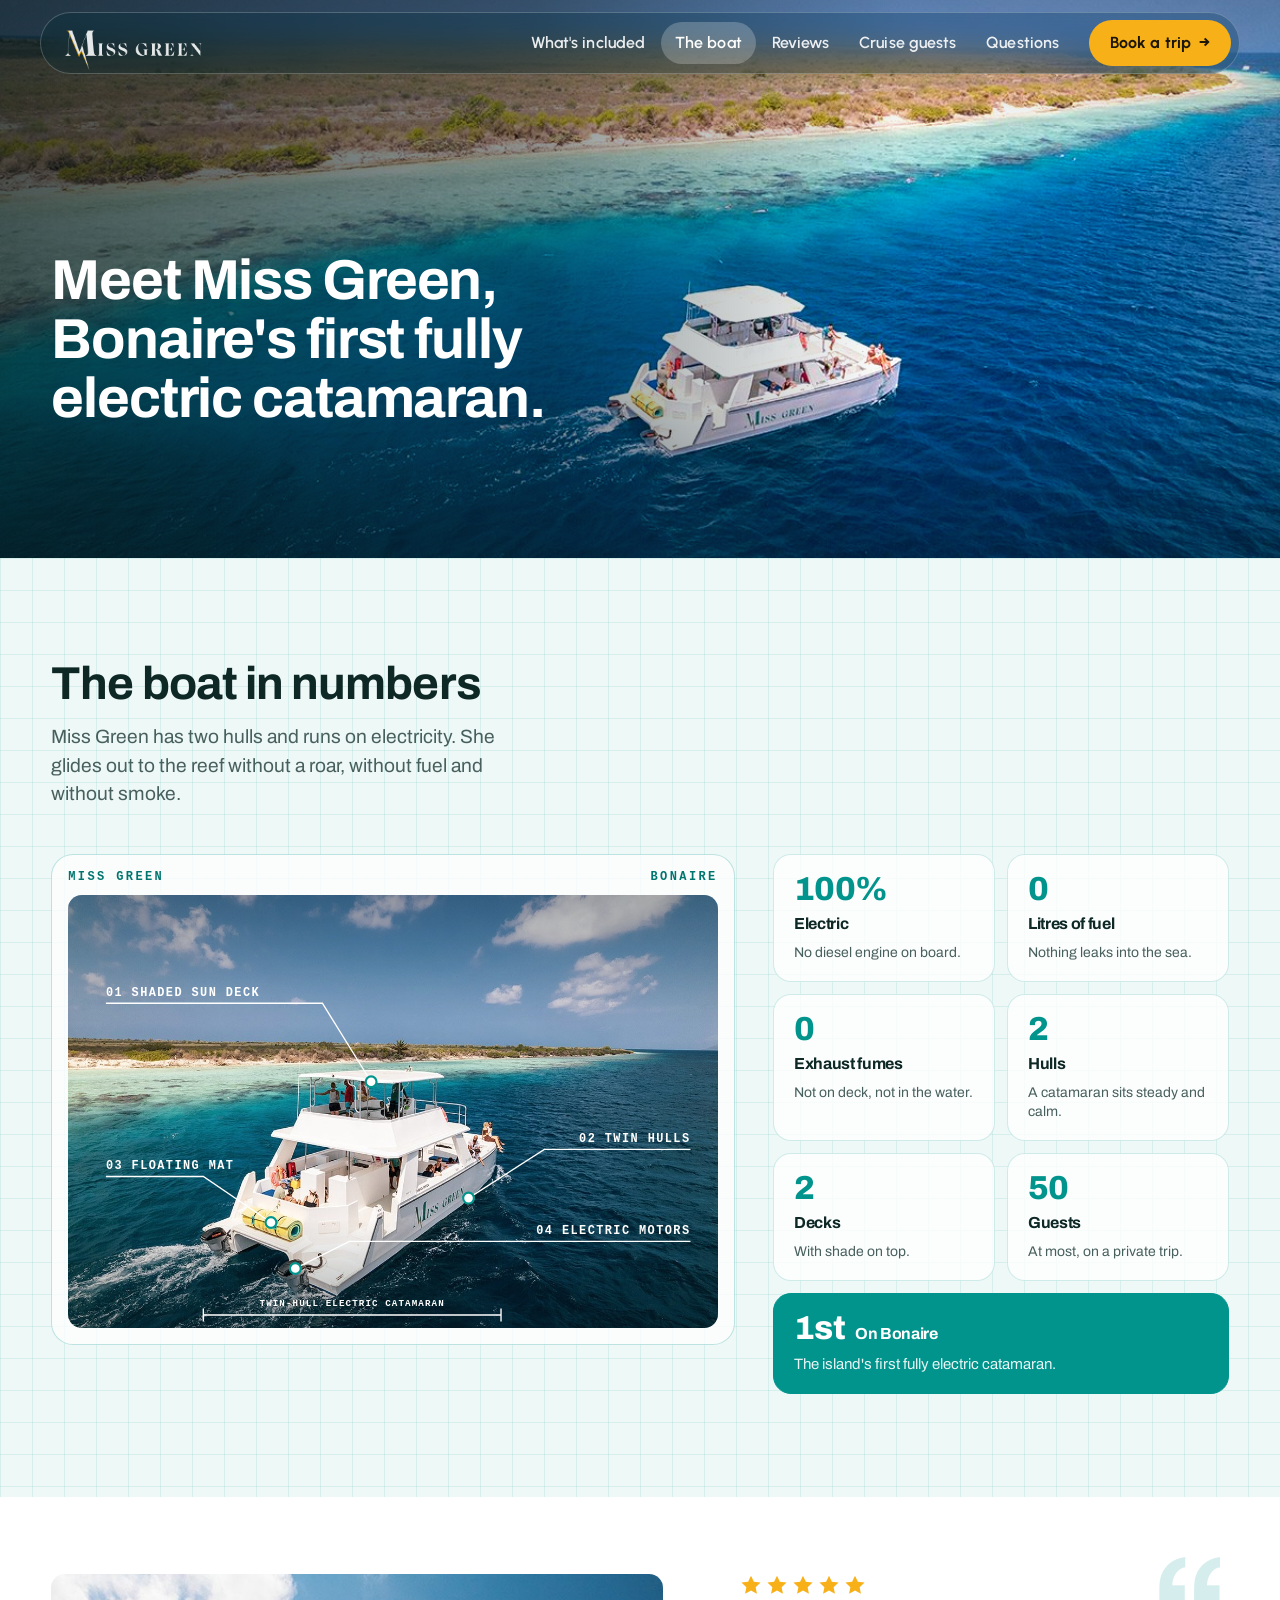
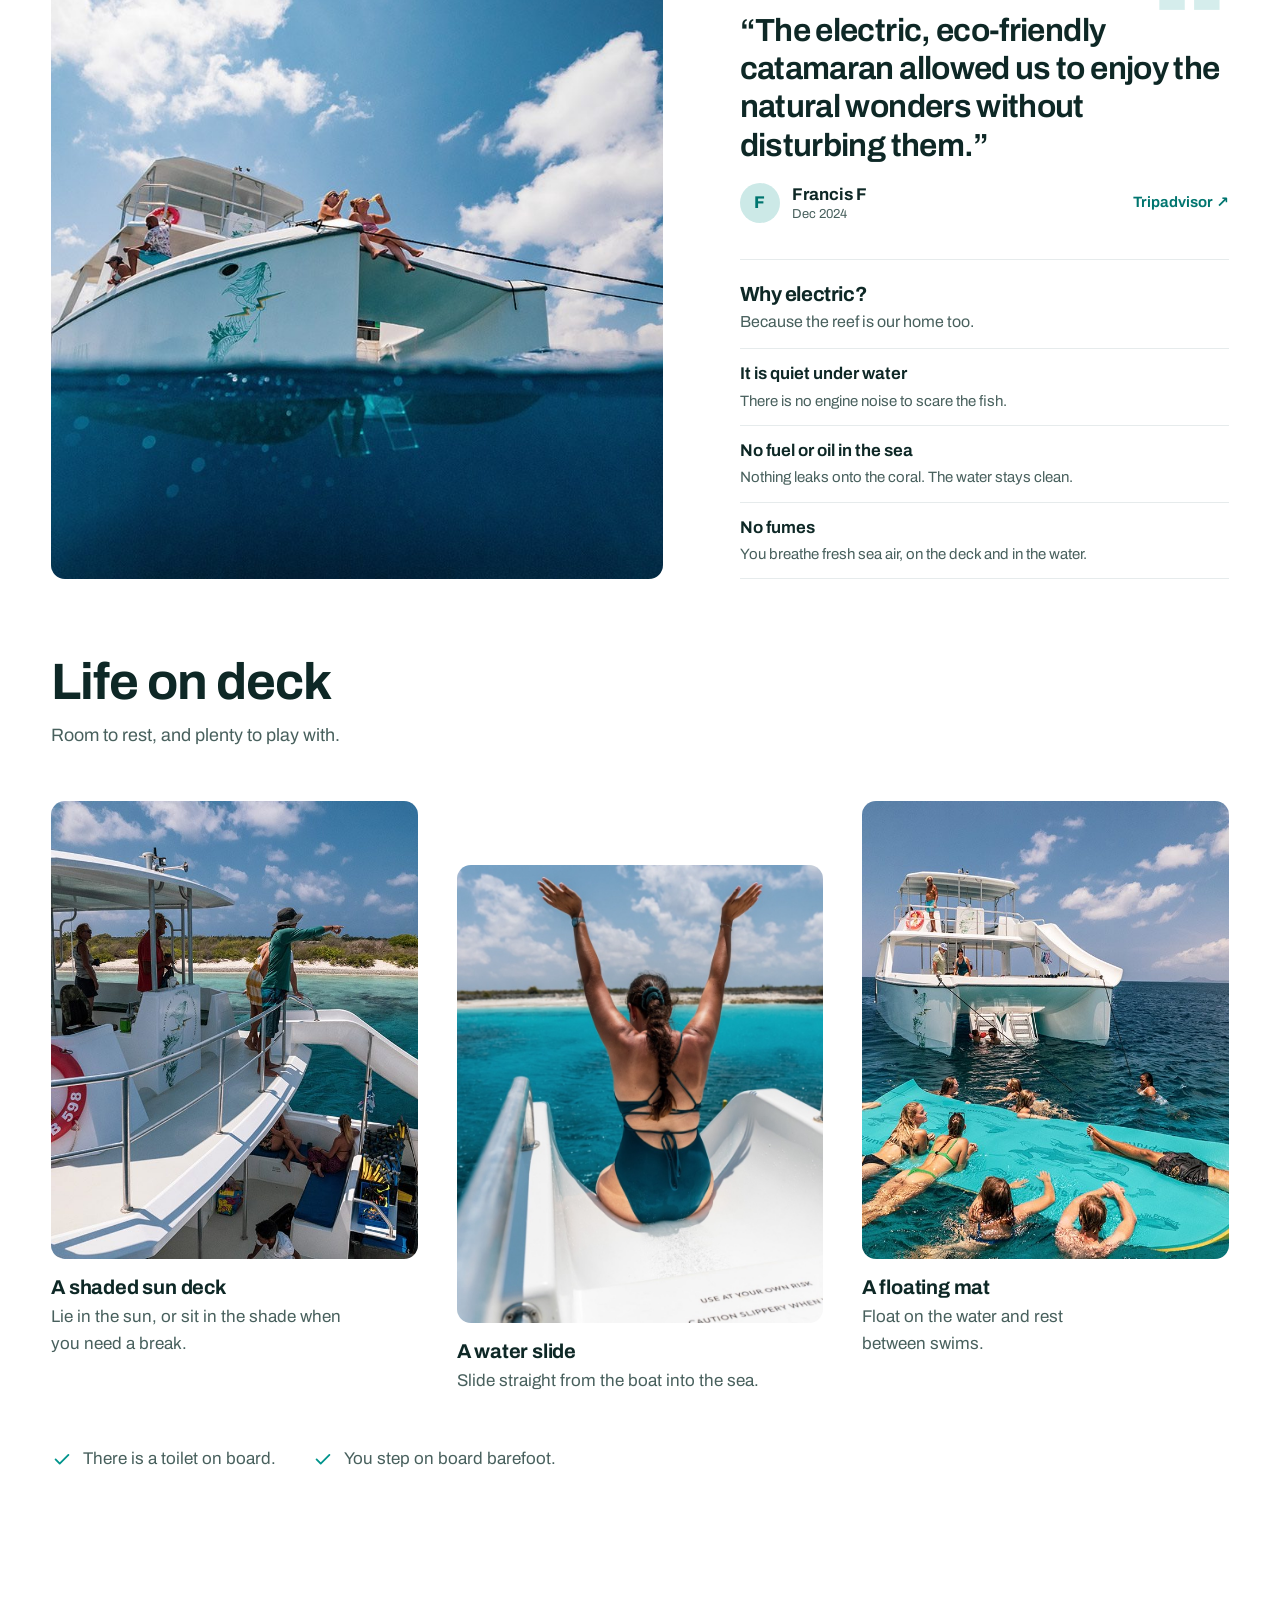
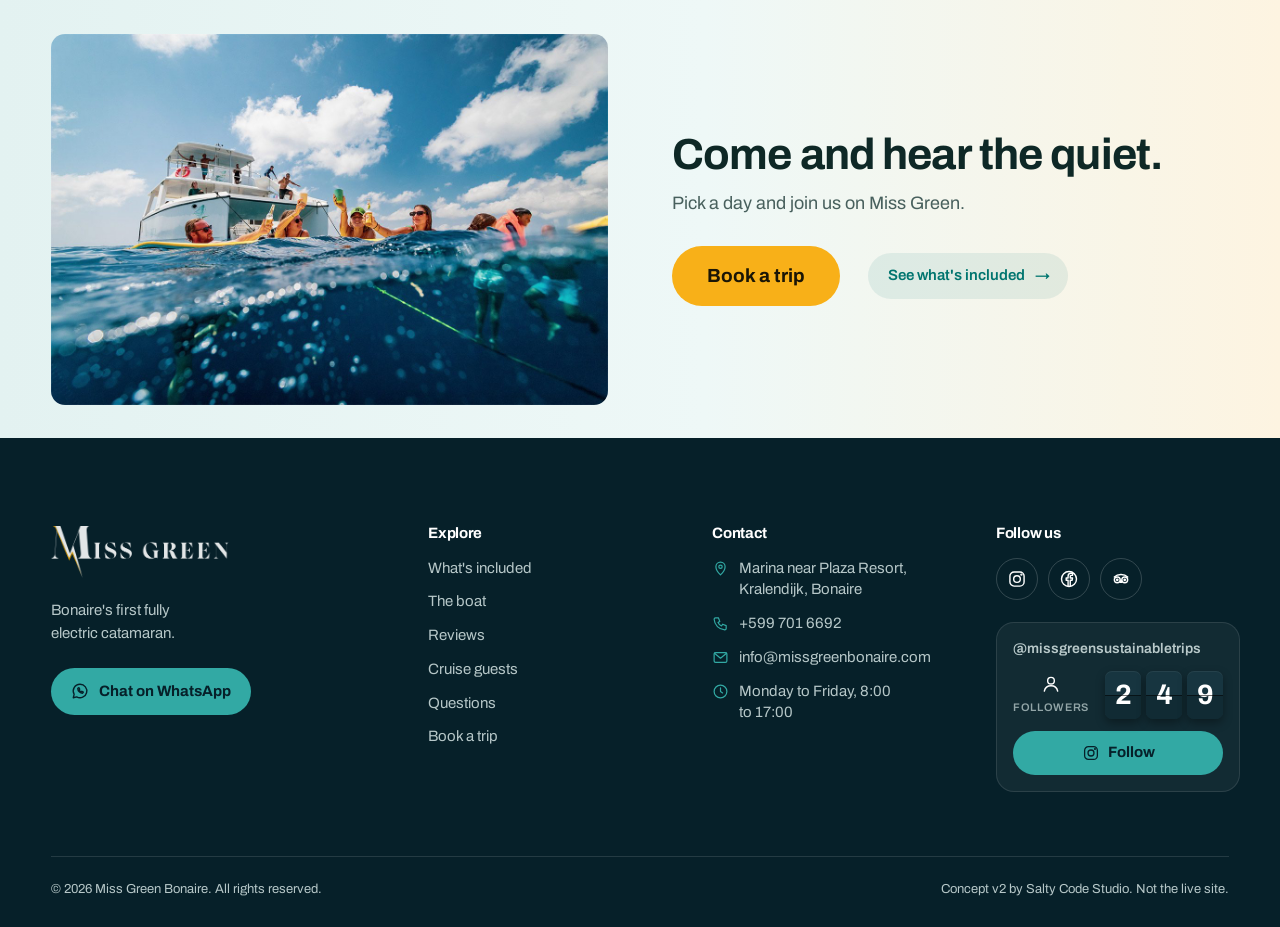
<file: v2/the-boat/index.html>
<!doctype html>
<html lang="en">
<head>
<meta charset="utf-8">
<meta name="viewport" content="width=device-width, initial-scale=1">
<meta name="robots" content="noindex, nofollow">
<title>The boat: Bonaire&#x27;s first fully electric catamaran | Miss Green</title>
<meta name="description" content="Miss Green is a quiet, fully electric catamaran. No fuel or oil in the sea and no exhaust fumes over the reef.">
<link rel="icon" href="../../img/logo.png?v=3">
<link rel="apple-touch-icon" href="../../img/logo.png?v=3">
<link rel="preconnect" href="https://fonts.googleapis.com">
<link rel="preconnect" href="https://fonts.gstatic.com" crossorigin>
<link href="https://fonts.googleapis.com/css2?family=Archivo:wdth,wght@62..125,400..800&family=Urbanist:wght@500..800&display=swap" rel="stylesheet">
<link rel="preload" as="image" href="../../img/ss-2-22.jpg">
<link rel="stylesheet" href="../style.css?v=20261106224115">
<link rel="stylesheet" href="page.css?v=20261106224115">
<script>{ const t = new URLSearchParams(location.search).get("theme"); document.documentElement.dataset.theme = t || "lagoon"; }</script>
</head>
<body>
<svg width="0" height="0" style="position:absolute" aria-hidden="true">
  <defs>
    <symbol id="i-clock" viewBox="0 0 24 24"><circle cx="12" cy="12" r="9"/><path d="M12 7v5l3 2"/></symbol>
    <symbol id="i-cal" viewBox="0 0 24 24"><rect x="3.5" y="5" width="17" height="15" rx="2"/><path d="M3.5 10h17M8 3v4M16 3v4"/></symbol>
    <symbol id="i-people" viewBox="0 0 24 24"><circle cx="9" cy="8" r="3.5"/><path d="M2.5 20c.6-3.6 3.2-5.5 6.5-5.5s5.9 1.9 6.5 5.5"/><path d="M15.5 4.8a3.5 3.5 0 0 1 0 6.4M18 14.8c2 .7 3.2 2.4 3.5 5.2"/></symbol>
    <symbol id="i-user" viewBox="0 0 24 24"><circle cx="12" cy="8" r="4"/><path d="M4 20.5c.8-4 4-6 8-6s7.2 2 8 6"/></symbol>
    <symbol id="i-mail" viewBox="0 0 24 24"><rect x="3" y="5" width="18" height="14" rx="2"/><path d="m3.5 6 8.5 7 8.5-7"/></symbol>
    <symbol id="i-chat" viewBox="0 0 24 24"><path d="M12 3a9 9 0 0 0-7.8 13.5L3 21l4.6-1.2A9 9 0 1 0 12 3Z"/><path d="M9 8.5c0 3.3 3.2 6.5 6.5 6.5l1-1.6-2-1-1 .8c-1-.5-2-1.5-2.6-2.6l.8-1-1-2Z"/></symbol>
    <symbol id="i-map" viewBox="0 0 24 24"><path d="M3 7l5-2 8 3 5-2v12l-5 2-8-3-5 2Z"/><path d="M8 5v12M16 8v12"/></symbol>
    <symbol id="i-mask" viewBox="0 0 24 24"><path d="M3 10.5c0-1.4 1-2.5 2.5-2.5h9c1.4 0 2.5 1.1 2.5 2.5V13c0 1.4-1.1 2.5-2.5 2.5h-1.6L11 13.5h-1L8.1 15.5H5.5A2.5 2.5 0 0 1 3 13Z"/><path d="M20 3v10.5a4.5 4.5 0 0 1-4.5 4.5H13"/></symbol>
    <symbol id="i-check" viewBox="0 0 24 24"><path d="m5 12.5 4.5 4.5L19 7.5"/></symbol>
  </defs>
</svg>

<header class="nav" id="top">
  <a class="brand" href="../" aria-label="Miss Green home"><img class="wm wm-light" src="../../img/wordmark-white.png" alt="Miss Green" width="800" height="234"><img class="wm wm-dark" src="../../img/wordmark-navy.png" alt="" width="800" height="234" aria-hidden="true"></a>
  <nav aria-label="Main">
    <a href="../included/" data-sec="included">What's included</a>
    <a href="../the-boat/" aria-current="page" data-sec="eco">The boat</a>
    <a href="../reviews/" data-sec="reviews">Reviews</a>
    <a href="../cruise-guests/" data-sec="cruise">Cruise guests</a>
    <a href="../faq/" data-sec="faq">Questions</a>
  </nav>
  <a class="btn btn-sm nav-cta" href="../#book">Book a trip <span aria-hidden="true">&rarr;</span></a>
</header>

<main>

<section class="hero hero-page tb-hero" style="--band-top: #eef8f7">
  <img class="hero-img" src="../../img/ss-2-22.jpg" alt="" fetchpriority="high">
  <div class="hero-copy">
    <h1>Meet Miss Green, Bonaire's first fully electric catamaran.</h1>
  </div>
  <div class="hero-wave" aria-hidden="true">
    <svg class="wave-front" viewBox="0 0 1440 100" preserveAspectRatio="none"><defs><pattern id="bpGrid" patternUnits="userSpaceOnUse" width="32" height="32"><rect class="g-bg" width="100%" height="100%" fill="#eef8f7"/><rect class="g-v" width="1" height="100%" fill="rgb(0 148 140 / .1)"/><rect class="g-h" width="100%" height="1" fill="rgb(0 148 140 / .1)"/></pattern></defs><path d="M0 62 C240 98 480 22 720 58 C960 94 1200 30 1440 60 V100 H0 Z"/></svg>
  </div>
</section>

<section class="tb-bp" aria-labelledby="bpTitle">
  <header class="tb-bp-head">
    <h2 id="bpTitle">The boat in numbers</h2>
    <p class="tb-bp-lead">Miss Green has two hulls and runs on electricity. She glides out to the reef without a roar, without fuel and without smoke.</p>
  </header>
  <div class="tb-bp-grid">
    <figure class="tb-bp-fig">
      <figcaption class="tb-bp-bar"><span>Miss Green</span><span>Bonaire</span></figcaption>
      <div class="tb-bp-frame">
        <img src="../../img/ss-2-2.jpg" alt="Miss Green from above: two hulls, a shaded top deck, a floating mat and two electric motors at the back" loading="lazy" width="1200" height="800">
        <svg viewBox="0 0 1200 800" aria-hidden="true"><g class="bp-dim"><path pathLength="1" d="M250 776 H800 M250 764 V788 M800 764 V788"/><text x="525" y="760">TWIN-HULL ELECTRIC CATAMARAN</text></g><g class="bp-call" style="--i:0"><path pathLength="1" d="M560 345 L470 200 H70"/><circle class="ring" cx="560" cy="345" r="10"/><circle cx="560" cy="345" r="10"/><text x="70" y="186">01 SHADED SUN DECK</text></g><g class="bp-call" style="--i:1"><path pathLength="1" d="M740 560 L880 470 H1150"/><circle class="ring" cx="740" cy="560" r="10"/><circle cx="740" cy="560" r="10"/><text x="1150" y="456" text-anchor="end">02 TWIN HULLS</text></g><g class="bp-call" style="--i:2"><path pathLength="1" d="M375 605 L250 520 H70"/><circle class="ring" cx="375" cy="605" r="10"/><circle cx="375" cy="605" r="10"/><text x="70" y="506">03 FLOATING MAT</text></g><g class="bp-call" style="--i:3"><path pathLength="1" d="M420 690 L520 640 H1150"/><circle class="ring" cx="420" cy="690" r="10"/><circle cx="420" cy="690" r="10"/><text x="1150" y="626" text-anchor="end">04 ELECTRIC MOTORS</text></g></svg>
      </div>
      <ol class="tb-bp-legend">
        <li><b>01</b> Shaded sun deck</li><li><b>02</b> Twin hulls</li><li><b>03</b> Floating mat</li><li><b>04</b> Electric motors</li>
      </ol>
    </figure>
    <dl class="tb-bp-stats">
      <div><dt><b>100%</b><span>Electric</span></dt><dd>No diesel engine on board.</dd></div>
      <div><dt><b>0</b><span>Litres of fuel</span></dt><dd>Nothing leaks into the sea.</dd></div>
      <div><dt><b>0</b><span>Exhaust fumes</span></dt><dd>Not on deck, not in the water.</dd></div>
      <div><dt><b>2</b><span>Hulls</span></dt><dd>A catamaran sits steady and calm.</dd></div>
      <div><dt><b>2</b><span>Decks</span></dt><dd>With shade on top.</dd></div>
      <div><dt><b>50</b><span>Guests</span></dt><dd>At most, on a private trip.</dd></div>
      <div class="wide"><dt><b>1st</b><span>On Bonaire</span></dt><dd>The island's first fully electric catamaran.</dd></div>
    </dl>
  </div>
</section>

<section class="tb-why" aria-labelledby="whyTitle">
  <figure class="tb-why-photo">
    <img src="../../img/ss-2-9.jpg" alt="Miss Green seen from the water: the boat above, clear blue sea below" loading="lazy" width="1200" height="800">
  </figure>
  <div class="tb-why-text">
    <figure class="tb-qcard tb-qhead">
      <span class="tb-qstars" role="img" aria-label="5 out of 5 stars"><svg class="star" viewBox="0 0 20 20" aria-hidden="true"><path d="M10 1.5l2.6 5.6 6.1.7-4.5 4.2 1.2 6-5.4-3-5.4 3 1.2-6L1.3 7.8l6.1-.7z"/></svg><svg class="star" viewBox="0 0 20 20" aria-hidden="true"><path d="M10 1.5l2.6 5.6 6.1.7-4.5 4.2 1.2 6-5.4-3-5.4 3 1.2-6L1.3 7.8l6.1-.7z"/></svg><svg class="star" viewBox="0 0 20 20" aria-hidden="true"><path d="M10 1.5l2.6 5.6 6.1.7-4.5 4.2 1.2 6-5.4-3-5.4 3 1.2-6L1.3 7.8l6.1-.7z"/></svg><svg class="star" viewBox="0 0 20 20" aria-hidden="true"><path d="M10 1.5l2.6 5.6 6.1.7-4.5 4.2 1.2 6-5.4-3-5.4 3 1.2-6L1.3 7.8l6.1-.7z"/></svg><svg class="star" viewBox="0 0 20 20" aria-hidden="true"><path d="M10 1.5l2.6 5.6 6.1.7-4.5 4.2 1.2 6-5.4-3-5.4 3 1.2-6L1.3 7.8l6.1-.7z"/></svg></span>
      <blockquote>
        <p>&ldquo;The electric, eco-friendly catamaran allowed us to enjoy the natural wonders without disturbing them.&rdquo;</p>
      </blockquote>
      <figcaption class="tb-qwho"><span class="tb-qav" aria-hidden="true">F</span><span><b>Francis F</b><small>Dec 2024</small></span><a href="https://www.tripadvisor.com/Attraction_Review-g147268-d28265259-Reviews-Miss_Green-Kralendijk_Bonaire.html" target="_blank" rel="noopener">Tripadvisor <span aria-hidden="true">&#8599;</span></a></figcaption>
    </figure>
    <h2 id="whyTitle">Why electric?</h2>
    <p class="tb-sub">Because the reef is our home too.</p>
    <dl class="tb-reasons">
      <div>
        <dt>It is quiet under water</dt>
        <dd>There is no engine noise to scare the fish.</dd>
      </div>
      <div>
        <dt>No fuel or oil in the sea</dt>
        <dd>Nothing leaks onto the coral. The water stays clean.</dd>
      </div>
      <div>
        <dt>No fumes</dt>
        <dd>You breathe fresh sea air, on the deck and in the water.</dd>
      </div>
    </dl>
  </div>
</section>

<section class="tb-deck" aria-labelledby="deckTitle">
  <header class="tb-deck-head">
    <h2 id="deckTitle">Life on deck</h2>
    <p class="tb-sub">Room to rest, and plenty to play with.</p>
  </header>
  <ul class="tb-features">
    <li>
      <img src="../../img/ss-2-6.jpg" alt="The upper deck of Miss Green under its roof, with the sea and the coast behind" loading="lazy" width="1200" height="799">
      <h3>A shaded sun deck</h3>
      <p>Lie in the sun, or sit in the shade when you need a break.</p>
    </li>
    <li>
      <img src="../../img/slide-arms-up.jpg" alt="A guest sits at the top of the water slide with her arms up, turquoise sea ahead" loading="lazy" width="1600" height="1066">
      <h3>A water slide</h3>
      <p>Slide straight from the boat into the sea.</p>
    </li>
    <li>
      <img src="../../img/ss-homep1-1.jpg" alt="Guests relax on a big floating mat next to the boat" loading="lazy" width="1200" height="799">
      <h3>A floating mat</h3>
      <p>Float on the water and rest between swims.</p>
    </li>
  </ul>
  <ul class="tb-small">
    <li><svg aria-hidden="true" viewBox="0 0 24 24"><use href="#i-check"/></svg>There is a toilet on board.</li>
    <li><svg aria-hidden="true" viewBox="0 0 24 24"><use href="#i-check"/></svg>You step on board barefoot.</li>
  </ul>
</section>


<section class="tb-cta" aria-labelledby="ctaTitle">
  <img src="../../img/ss-2-3.jpg" alt="Guests float and swim next to Miss Green" loading="lazy" width="1200" height="800">
  <div>
    <h2 id="ctaTitle">Come and hear the quiet.</h2>
    <p>Pick a day and join us on Miss Green.</p>
    <div class="tb-cta-row">
      <a class="btn btn-big" href="../#book">Book a trip</a>
      <a class="more-link" href="../included/">See what's included <span aria-hidden="true">&rarr;</span></a>
    </div>
  </div>
</section>

</main>

<footer class="site-foot">
  <div class="sf-grid">
    <div class="sf-brand">
      <a class="sf-logo" href="../"><img class="wm" src="../../img/wordmark-white.png" alt="Miss Green" width="800" height="234"></a>
      <p class="sf-tag">Bonaire's first fully electric catamaran.</p>
      <a class="sf-wa" href="https://wa.me/5997016692"><svg viewBox="0 0 24 24" aria-hidden="true"><path d="M12 3a9 9 0 0 0-7.8 13.5L3 21l4.6-1.2A9 9 0 1 0 12 3Z"/><path d="M9 8.5c0 3.3 3.2 6.5 6.5 6.5l1-1.6-2-1-1 .8c-1-.5-2-1.5-2.6-2.6l.8-1-1-2Z"/></svg>Chat on WhatsApp</a>
    </div>
    <nav class="sf-col" aria-label="Footer">
      <h3>Explore</h3>
      <a href="../included/">What's included</a>
      <a href="../the-boat/">The boat</a>
      <a href="../reviews/">Reviews</a>
      <a href="../cruise-guests/">Cruise guests</a>
      <a href="../faq/">Questions</a>
      <a href="../#book">Book a trip</a>
    </nav>
    <div class="sf-col">
      <h3>Contact</h3>
      <p><svg viewBox="0 0 24 24" aria-hidden="true"><path d="M12 21s-6.5-6.2-6.5-11.5a6.5 6.5 0 0 1 13 0C18.5 14.8 12 21 12 21z"/><circle cx="12" cy="9.5" r="2.4"/></svg>Marina near Plaza Resort, Kralendijk, Bonaire</p>
      <a href="tel:+5997016692"><svg viewBox="0 0 24 24" aria-hidden="true"><path d="M5 4h4l2 5-2.5 1.5a11 11 0 0 0 5 5L15 13l5 2v4a2 2 0 0 1-2 2A16 16 0 0 1 3 6a2 2 0 0 1 2-2"/></svg>+599 701 6692</a>
      <a href="mailto:info@missgreenbonaire.com"><svg viewBox="0 0 24 24" aria-hidden="true"><rect x="3" y="5" width="18" height="14" rx="2"/><path d="m3.5 6 8.5 7 8.5-7"/></svg>info@missgreenbonaire.com</a>
      <p><svg viewBox="0 0 24 24" aria-hidden="true"><circle cx="12" cy="12" r="9"/><path d="M12 7v5l3 2"/></svg>Monday to Friday, 8:00 to 17:00</p>
    </div>
    <div class="sf-col">
      <h3>Follow us</h3>
      <div class="sf-social">
        <a href="https://www.instagram.com/missgreensustainabletrips/" aria-label="Instagram"><svg viewBox="0 0 24 24" aria-hidden="true"><rect x="3.5" y="3.5" width="17" height="17" rx="5"/><circle cx="12" cy="12" r="4"/><circle cx="17.3" cy="6.7" r=".6"/></svg></a>
        <a href="https://www.facebook.com/profile.php?id=61564850934587" aria-label="Facebook"><svg viewBox="0 0 24 24" aria-hidden="true"><circle cx="12" cy="12" r="9"/><path d="M13.5 20.5v-7h2.3l.4-2.8h-2.7V9c0-.8.3-1.4 1.4-1.4h1.4V5.2c-.3 0-1.1-.1-2-.1-2 0-3.4 1.2-3.4 3.5v2.1H8.6v2.8h2.3v7"/></svg></a>
        <a href="https://www.tripadvisor.com/Attraction_Review-g147268-d28265259-Reviews-Miss_Green-Kralendijk_Bonaire.html" aria-label="Tripadvisor"><svg viewBox="0 0 24 24" aria-hidden="true"><circle cx="7.5" cy="13" r="3.5"/><circle cx="16.5" cy="13" r="3.5"/><circle cx="7.5" cy="13" r=".8"/><circle cx="16.5" cy="13" r=".8"/><path d="M4 9.5C6 7.5 9 6.5 12 6.5s6 1 8 3M12 13.5l-1 2.5h2z"/></svg></a>
      </div>
      <a class="sf-ig" href="https://www.instagram.com/missgreensustainabletrips/" aria-label="Instagram: 302 followers. Follow Miss Green">
        <span class="ig-handle">@missgreensustainabletrips</span>
        <span class="ig-flip">
          <span class="ig-label"><svg viewBox="0 0 24 24" aria-hidden="true"><circle cx="12" cy="8" r="4"/><path d="M4 20.5c.8-4 4-6.5 8-6.5s7.2 2.5 8 6.5"/></svg>Followers</span>
          <span class="ig-digits" data-ig-count="302" aria-hidden="true"><span class="fd"><b>3</b></span><span class="fd"><b>0</b></span><span class="fd"><b>2</b></span></span>
        </span>
        <span class="ig-follow"><svg viewBox="0 0 24 24" aria-hidden="true"><rect x="3.5" y="3.5" width="17" height="17" rx="5"/><circle cx="12" cy="12" r="4"/><circle cx="17.3" cy="6.7" r=".6"/></svg>Follow</span>
      </a>
    </div>
  </div>
  <div class="sf-bar">
    <p>&copy; 2026 Miss Green Bonaire. All rights reserved.</p>
    <p class="mock">Concept v2 by Salty Code Studio. Not the live site.</p>
  </div>
</footer>

<a class="wa-float btn" href="../#book">Book a trip</a>

<script src="../site.js?v=20261106224115"></script>
</body>
</html>
</file>
<file: v2/style.css>
/* Miss Green concept v2: app-style booking wizard, always light. Shape rule: media + panels 14px, buttons full pill. One accent: bolt yellow, CTAs only. */
:root {
  --bg: #fbf7ee;
  --bg-2: #f3ebd9;
  --ink: #0e2826;
  --ink-2: #48605d;
  --line: rgb(14 40 38 / .14);
  --teal: #00948c;
  --bolt: #f8b018;
  --bolt-ink: #1b1606;
  --r: 14px;
  --pad: clamp(16px, 4vw, 56px);
  --max: 1320px;
  --ease: cubic-bezier(.16, 1, .3, 1);
  --card: #ffffff;
  --deep: #0f7169;
  --mint: #c9f1ec;
  --mint-ink: #0e2826;
  --sky: #dff4f2;
  --sand: #fdf6e6;
  --band: linear-gradient(180deg, var(--sky) 0%, #eef8f2 45%, var(--sand) 100%);
  --band-top: var(--sky);
  --sun: rgb(255 205 80 / .55);
  --wiz-bg: var(--card);
  --wiz-shadow: 0 1px 2px rgb(14 40 38 / .06), 0 30px 70px -30px rgb(15 113 105 / .35);
  --opt-bg: var(--card);
  --opt-border: var(--line);
  --opt-shadow: none;
  --sel-bg: color-mix(in srgb, var(--mint) 45%, var(--card));
  --sel-ink: var(--ink);
  --sel-border: var(--teal);
  --sel-shadow: 0 6px 24px -10px color-mix(in srgb, var(--teal) 60%, transparent);
  --radio-ring: var(--bolt);
  --radio-dot: var(--ink);
  --pill-bg: var(--bolt);
  --pill-ink: var(--bolt-ink);
  --cta-bg: var(--deep);
  --cta-ink: #fff;
  --cta-arrow: var(--bolt);
  --accent: var(--deep);
  --custom-bg: #005a55;
  color-scheme: light;
}

* { box-sizing: border-box; }
html { scroll-behavior: smooth; scroll-padding-top: 88px; }
body {
  margin: 0;
  background: var(--bg);
  color: var(--ink);
  font: 400 17px/1.55 "Archivo", system-ui, sans-serif;
  font-variation-settings: "wdth" 100;
  -webkit-font-smoothing: antialiased;
  overflow-x: hidden;
}
img { display: block; max-width: 100%; }
a { color: inherit; }
h1, h2, h3 { margin: 0; font-weight: 700; font-stretch: 112%; letter-spacing: -.02em; line-height: 1.05; text-wrap: balance; }
h2 { font-size: clamp(30px, 4vw, 52px); }
h3 { font-size: 22px; }
p { margin: 0; text-wrap: pretty; }

/* Buttons */
.btn {
  display: inline-flex; align-items: center; justify-content: center;
  min-height: 48px; padding: 0 24px;
  border-radius: 999px; border: 1px solid transparent;
  background: var(--bolt); color: var(--bolt-ink);
  font-weight: 650; font-size: 16px; text-decoration: none; white-space: nowrap;
  transition: transform .3s var(--ease), background .3s var(--ease);
  cursor: pointer;
}
.btn:hover { background: #ffc23d; }
.btn:active { transform: scale(.98); }
.btn-sm { min-height: 40px; padding: 0 18px; font-size: 15px; }
.btn-ghost { background: rgb(255 255 255 / .12); color: #fff; border-color: rgb(255 255 255 / .55); backdrop-filter: blur(8px); }
.btn-ghost:hover { background: rgb(255 255 255 / .22); }
.btn-line { background: transparent; color: var(--ink); border-color: var(--line); }
.btn-line:hover { background: var(--bg-2); }
:focus-visible { outline: 2px solid var(--teal); outline-offset: 3px; }

/* Nav: a floating glass pill. Clear over the hero, white once scrolled. The current section is highlighted. */
.nav {
  position: fixed; top: 12px; left: 50%; z-index: 20; translate: -50% 0;
  width: min(1200px, calc(100% - 24px)); height: 62px;
  display: flex; align-items: center; gap: 16px; padding: 0 8px 0 10px;
  border-radius: 999px; color: #fff;
  background: rgb(8 40 48 / .28); border: 1px solid rgb(255 255 255 / .22);
  backdrop-filter: blur(18px) saturate(1.4); -webkit-backdrop-filter: blur(18px) saturate(1.4);
  transition: background .4s var(--ease), color .4s var(--ease), border-color .4s var(--ease), box-shadow .4s var(--ease);
}
.nav.solid { background: rgb(255 255 255 / .5); color: var(--ink); border-color: rgb(255 255 255 / .6); box-shadow: 0 12px 34px -18px rgb(0 50 60 / .3), inset 0 1px 0 rgb(255 255 255 / .7); -webkit-backdrop-filter: blur(22px) saturate(1.8); backdrop-filter: blur(22px) saturate(1.8); }
.brand { display: flex; align-items: center; gap: 10px; text-decoration: none; font-weight: 800; font-variation-settings: "wdth" 112; font-size: 18px; letter-spacing: -.01em; }
.brand-mark { display: grid; place-items: center; width: 42px; height: 42px; border-radius: 999px; background: #fff; box-shadow: 0 2px 8px rgb(0 0 0 / .12); }
.nav nav { display: flex; gap: 2px; margin-left: auto; }
.nav nav a { padding: 9px 14px; border-radius: 999px; text-decoration: none; font-size: 15px; font-weight: 600; letter-spacing: -.005em; opacity: .9; transition: background .2s, opacity .2s; }
.nav nav a:hover { opacity: 1; background: rgb(255 255 255 / .16); }
.nav.solid nav a:hover { background: var(--bg-2); }
.nav nav a[aria-current="true"] { opacity: 1; background: rgb(255 255 255 / .22); }
.nav.solid nav a[aria-current="true"] { background: color-mix(in srgb, var(--teal) 12%, #fff); color: var(--deep, var(--teal)); }
.nav-cta { min-height: 46px; padding: 0 20px; font-weight: 700; gap: 8px; }
.nav-cta span { transition: translate .3s var(--ease); }
.nav-cta:hover span { translate: 3px 0; }

/* Hero */
.hero { position: relative; min-height: 100dvh; display: grid; align-items: end; color: #fff; overflow: hidden; }
.hero-img { position: absolute; inset: 0; width: 100%; height: 100%; object-fit: cover; object-position: 60% 50%; filter: saturate(1.35) contrast(1.08) brightness(1.06); animation: settle 2.4s var(--ease) both; }
.hero::after { content: ""; position: absolute; inset: 0; background: linear-gradient(90deg, rgb(4 22 26 / .36) 0%, rgb(4 22 26 / .06) 50%, transparent 72%), linear-gradient(180deg, rgb(4 22 26 / .2) 0%, transparent 20%, transparent 58%, rgb(4 22 26 / .42) 100%); }
.hero-copy { position: relative; z-index: 1; max-width: var(--max); width: 100%; margin: 0 auto; padding: 0 var(--pad) clamp(40px, 8vh, 88px); }
.hero h1 { font-size: clamp(40px, 5.2vw, 76px); max-width: 21ch; }
.hero-copy > p:not(.rating) { margin-top: 18px; font-size: clamp(17px, 1.5vw, 20px); max-width: 44ch; opacity: .92; }
.hero-cta { display: flex; gap: 12px; flex-wrap: wrap; margin-top: 28px; }
.rating { display: inline-flex; align-items: center; gap: 8px; margin-top: 22px; font-size: 15px; text-decoration: none; opacity: .92; }
.rating:hover { opacity: 1; text-decoration: underline; }
.rating-stars { color: var(--bolt); letter-spacing: 2px; }
.hero-copy > * { animation: rise .9s var(--ease) both; }
.hero-copy > *:nth-child(2) { animation-delay: .08s; }
.hero-copy > *:nth-child(3) { animation-delay: .16s; }
.hero-copy > *:nth-child(4) { animation-delay: .24s; }
@keyframes rise { from { opacity: 0; transform: translateY(18px); } }
@keyframes settle { from { transform: scale(1.06); } }

section { max-width: var(--max); margin: 0 auto; padding: clamp(72px, 10vw, 128px) var(--pad); }
section.hero { max-width: none; padding: 0; margin: 0; }


.step { width: 48px; height: 48px; border-radius: 999px; border: 1px solid var(--line); background: transparent; color: var(--ink); font-size: 22px; cursor: pointer; }
.step:hover { background: var(--bg-2); }
.step:active { transform: scale(.95); }
input[type=range] { width: 100%; min-width: 0; accent-color: var(--teal); height: 32px; }



blockquote { margin: 0; }
cite { display: block; margin-top: 8px; font-style: normal; font-size: 14px; color: var(--ink-2); }



/* Cruise */

/* Reviews */

/* FAQ */
.faq { display: grid; grid-template-columns: 1fr 2fr; gap: 40px; }
.faq-list details { border-top: 1px solid var(--line); }
.faq-list details:last-of-type { border-bottom: 1px solid var(--line); }
.faq-list summary { list-style: none; cursor: pointer; padding: 20px 40px 20px 0; font-weight: 600; font-size: 18px; position: relative; }
.faq-list summary::-webkit-details-marker { display: none; }
.faq-list summary::after { content: "+"; position: absolute; right: 4px; top: 16px; font-size: 24px; font-weight: 400; transition: transform .3s var(--ease); }
.faq-list details[open] summary::after { transform: rotate(45deg); }
.faq-list details p { padding: 0 40px 22px 0; color: var(--ink-2); max-width: 60ch; }

/* Footer */
.foot { position: relative; color: #fff; min-height: 560px; display: grid; align-items: end; overflow: hidden; }
.foot-img { position: absolute; inset: 0; width: 100%; height: 100%; object-fit: cover; }
.foot::after { content: ""; position: absolute; inset: 0; background: linear-gradient(180deg, transparent 30%, rgb(4 22 26 / .6)); }
.foot-inner { position: relative; z-index: 1; max-width: var(--max); width: 100%; margin: 0 auto; padding: 120px var(--pad) 48px; }
.foot h2 { max-width: 16ch; }
.foot-cta { display: flex; gap: 12px; flex-wrap: wrap; margin-top: 28px; }
.foot-meta { display: flex; gap: 24px 48px; flex-wrap: wrap; margin-top: 64px; font-size: 14px; opacity: .85; }
.foot-meta a { margin-right: 16px; }
.mock { margin-left: auto; }

.wa-float { position: fixed; right: 16px; bottom: 16px; z-index: 30; box-shadow: 0 10px 30px rgb(14 40 38 / .25); opacity: 0; transform: translateY(12px); pointer-events: none; transition: opacity .4s var(--ease), transform .4s var(--ease); }
.wa-float.show { opacity: 1; transform: none; pointer-events: auto; }

/* Reveal */
.reveal { opacity: 0; transform: translateY(24px); transition: opacity .8s var(--ease), transform .8s var(--ease); }
.reveal.in { opacity: 1; transform: none; }

/* Hero: shorter, so the booker peeks in */
.hero { min-height: 82svh; }
.btn-big { min-height: 60px; padding: 0 34px; font-size: 19px; font-weight: 700; }
.btn:disabled { background: transparent; color: var(--ink-2); border: 2px dashed var(--line); cursor: not-allowed; transform: none; }

.eyebrow { font-size: 13px; font-weight: 700; letter-spacing: .1em; text-transform: uppercase; color: var(--accent); }

/* Booking wizard: one screen at a time, like an app */
.book { position: relative; display: grid; gap: 28px; padding-top: clamp(56px, 7vw, 96px); border-image: var(--band) fill 0 // 0 100vw; }
.book::before { content: ""; position: absolute; top: 0; right: 0; width: min(640px, 100%); height: 560px; background: radial-gradient(circle at 70% 30%, var(--sun) 0, color-mix(in srgb, var(--sun) 35%, transparent) 100px, transparent 190px); pointer-events: none; }
.book > * { position: relative; }
.book-side { display: grid; grid-template-columns: 1fr auto; align-items: end; gap: 16px 48px; }
.book-side > p { grid-column: 1; margin-top: -4px; font-size: 19px; color: var(--ink-2); max-width: 36ch; }
.book-side h2 { grid-column: 1; }
.book-list { grid-column: 2; grid-row: 1 / span 2; margin: 0; padding: 0; list-style: none; counter-reset: s; display: flex; align-items: center; gap: 12px; }
.book-list li { display: flex; align-items: center; gap: 12px; }
.book-list button { display: flex; align-items: center; gap: 10px; padding: 4px 8px 4px 4px; border: 0; border-radius: 999px; background: none; font: inherit; font-weight: 600; font-size: 16px; color: var(--ink-2); cursor: pointer; transition: color .3s var(--ease), background .2s; }
.book-list button:hover:not(:disabled) { color: var(--ink); background: rgb(255 255 255 / .55); }
.book-list button:disabled { cursor: default; opacity: .55; }
.book-list button[aria-current] { cursor: default; background: none; }
.book-list li + li::before { content: ""; width: 32px; height: 2px; background: var(--line); }
.book-list li::after { content: none; }
.book-list li span { display: grid; place-items: center; width: 36px; height: 36px; border-radius: 999px; background: #fff; border: 1px solid var(--line); font-size: 15px; font-weight: 700; color: var(--ink); transition: background .3s var(--ease); }
.book-list button[aria-current] { color: var(--ink); }
.book[data-at="1"] .book-list li:nth-child(1) span, .book[data-at="2"] .book-list li:nth-child(2) span, .book[data-at="3"] .book-list li:nth-child(3) span, .book[data-at="4"] .book-list span { background: var(--bolt); border-color: var(--bolt); }

.wiz { background: var(--wiz-bg); border-radius: 28px; padding: 22px 24px 28px; box-shadow: var(--wiz-shadow); scroll-margin-top: 84px; }
.wiz-top { display: flex; align-items: center; min-height: 40px; }
.wiz-back { border: 0; background: none; color: var(--ink); font: inherit; font-weight: 600; font-size: 16px; padding: 8px 12px 8px 0; cursor: pointer; }
.wiz-back span { font-size: 24px; vertical-align: -2px; margin-right: 2px; }
.wiz-count { margin-left: auto; display: flex; align-items: center; gap: 14px; font-size: 16px; font-variant-numeric: tabular-nums; }
.dots { display: flex; gap: 8px; }
.dots i { width: 14px; height: 14px; border-radius: 999px; background: var(--line); transition: background .3s var(--ease); }
.wiz[data-at="1"] .dots i:nth-child(1), .wiz[data-at="2"] .dots i:nth-child(2), .wiz[data-at="3"] .dots i:nth-child(3), .wiz[data-at="4"] .dots i { background: var(--bolt); }
.wiz-step { animation: step-in .45s var(--ease) both; }
@keyframes step-in { from { opacity: 0; transform: translateX(16px); } }
.wiz-step h3 { font-size: clamp(32px, 4vw, 42px); font-weight: 800; letter-spacing: -.035em; margin-top: 10px; outline: none; }
.wiz-sub { margin-top: 6px; font-size: 18px; }
.wiz h4 { font-size: 22px; font-weight: 800; letter-spacing: -.02em; }
.ico { width: 22px; height: 22px; flex: none; fill: none; stroke: currentColor; stroke-width: 1.8; stroke-linecap: round; stroke-linejoin: round; }
.ico-lg { width: 44px; height: 44px; stroke-width: 1.5; color: var(--deep); }
.sr { position: absolute; width: 1px; height: 1px; overflow: hidden; clip: rect(0 0 0 0); }

/* Step 1 options */
.opts { display: grid; gap: 12px; margin-top: 20px; }
.opt { position: relative; display: grid; grid-template-columns: 44% 1fr; gap: 16px; padding: 10px; border-radius: 18px; background: var(--opt-bg); border: 1px solid var(--opt-border); box-shadow: var(--opt-shadow); cursor: pointer; transition: border-color .2s, background .2s, box-shadow .2s, color .2s; }
.opt:hover { border-color: color-mix(in srgb, var(--teal) 50%, transparent); }
.opt:has(input:checked) { border: 2px solid var(--sel-border); padding: 9px; background: var(--sel-bg); color: var(--sel-ink); box-shadow: var(--sel-shadow); }
.opt:has(input:focus-visible) { outline: 2px solid var(--teal); outline-offset: 3px; }
.opt input { position: absolute; opacity: 0; }
.opt img { width: 100%; height: 100%; min-height: 104px; max-height: 128px; object-fit: cover; border-radius: 12px; }
.opt-body { display: grid; align-content: start; gap: 6px; padding: 6px 36px 4px 0; }
.opt-body strong { font-size: 20px; font-weight: 800; letter-spacing: -.02em; line-height: 1.1; }
.meta { display: flex; align-items: center; gap: 8px; font-size: 16px; }
.pill { justify-self: start; background: var(--pill-bg); color: var(--pill-ink); font-weight: 700; font-size: 14px; padding: 4px 12px; border-radius: 999px; }
.opt-price { justify-self: end; font-size: 26px; font-weight: 800; letter-spacing: -.02em; font-variant-numeric: tabular-nums; margin-top: auto; }
.opt .opt-ask { font-size: 15px; font-weight: 700; color: var(--ink-2); }
.radio { position: absolute; top: 16px; right: 14px; width: 28px; height: 28px; border-radius: 999px; border: 2px solid var(--line); background: var(--card); }
.opt:has(input:checked) .radio { border: 3px solid var(--radio-ring); background: radial-gradient(circle, var(--radio-dot) 0 6px, var(--card) 7px); }
.wiz-note { margin-top: 14px; text-align: center; font-size: 15px; color: var(--ink-2); }
.custom { display: grid; grid-template-columns: auto 1fr; align-items: center; gap: 4px 16px; margin-top: 16px; padding: 16px; border-radius: 18px; border: 1px solid color-mix(in srgb, var(--accent) 35%, transparent); text-decoration: none; background: var(--opt-bg); width: 100%; color: inherit; font: inherit; text-align: left; cursor: pointer; transition: border-color .2s, box-shadow .2s; }
.custom:hover { border-color: var(--deep); box-shadow: 0 10px 24px -14px rgb(0 117 111 / .5); }
.custom .ico-lg { grid-row: span 2; }
.custom-text { display: grid; }
.custom-text small { font-size: 12px; font-weight: 700; letter-spacing: .06em; text-transform: uppercase; color: var(--accent); }
.custom-text strong { font-size: 22px; font-weight: 800; letter-spacing: -.02em; }
.custom-text span { font-size: 15px; color: var(--ink-2); }
.custom-btn { justify-self: start; font-weight: 700; font-size: 15px; color: #fff; background: var(--custom-bg); border-radius: 999px; padding: 10px 18px; white-space: nowrap; transition: filter .2s; }
.custom:hover .custom-btn { filter: brightness(1.15); }
.custom-btn span { color: var(--bolt); }

.wiz-next { display: flex; align-items: center; justify-content: center; gap: 12px; width: 100%; min-height: 66px; margin-top: 20px; border: 0; border-radius: 999px; background: var(--cta-bg); color: var(--cta-ink); font: inherit; font-size: 21px; font-weight: 800; letter-spacing: -.01em; cursor: pointer; text-decoration: none; transition: transform .2s var(--ease), opacity .2s; }
.wiz-next span { color: var(--cta-arrow); font-size: 26px; }
.wiz-next:hover { filter: brightness(1.08); }
.wiz-next:active { transform: scale(.98); }
.wiz-next:disabled { opacity: .35; cursor: not-allowed; transform: none; filter: none; }
.wiz-next-alt { background: transparent; color: var(--deep); border: 2px solid var(--deep); min-height: 56px; font-size: 18px; }
.wiz-link { display: block; margin: 16px auto 0; border: 0; background: none; color: var(--ink-2); font: inherit; text-decoration: underline; cursor: pointer; }
.wiz-foot { margin-top: 14px; text-align: center; color: var(--ink-2); }

/* Step 2 */
.cal { margin-top: 18px; }
.cal-head { display: flex; align-items: center; justify-content: space-between; }
.cal-head strong { font-size: 20px; }
.cal-nav { width: 44px; height: 44px; border-radius: 999px; border: 0; background: transparent; color: var(--ink); font-size: 32px; line-height: 1; cursor: pointer; }
.cal-nav:hover { background: var(--bg-2); }
.cal-nav:disabled { opacity: .2; cursor: default; background: none; }
.cal-days, .cal-grid { display: grid; grid-template-columns: repeat(7, minmax(0, 1fr)); gap: 4px; text-align: center; }
.cal-days { margin-top: 12px; }
.cal-days span { font-size: 12px; letter-spacing: .08em; text-transform: uppercase; color: var(--ink-2); padding: 6px 0; }
.cal-grid button { width: 100%; max-width: 48px; height: 46px; margin: 0 auto; padding: 0; border: 0; border-radius: 999px; background: transparent; color: var(--ink); font: inherit; font-size: 18px; font-variant-numeric: tabular-nums; cursor: pointer; }
.cal-grid button:hover:not(:disabled) { background: var(--bg-2); }
.cal-grid button:disabled { opacity: .3; cursor: default; }
.cal-grid button[aria-pressed=true] { background: var(--mint); color: var(--mint-ink); font-weight: 800; }
.wiz-block { margin-top: 26px; }
.times { display: flex; flex-wrap: wrap; gap: 10px; margin-top: 12px; }
.times button { min-height: 52px; padding: 0 22px; border-radius: 999px; border: 1px solid var(--line); background: transparent; color: var(--ink-2); font: inherit; font-size: 18px; cursor: pointer; }
.times button[aria-pressed=true] { background: var(--mint); border-color: transparent; color: var(--mint-ink); font-weight: 700; }
.field-plain { width: 100%; margin-top: 12px; min-height: 56px; padding: 0 18px; border-radius: 14px; border: 1px solid var(--line); background: var(--card); color: var(--ink); font: inherit; font-size: 17px; }
.people { display: flex; align-items: center; gap: 14px; margin-top: 26px; }
.people h4 { margin-right: auto; }
.people .step { width: 52px; height: 52px; border: 0; background: var(--bg-2); font-size: 26px; }
.people .step:disabled { opacity: .35; cursor: not-allowed; }
.people output { min-width: 2ch; text-align: center; font-size: 30px; font-weight: 800; font-variant-numeric: tabular-nums; }
.people-note { padding-left: 14px; border-left: 1px solid var(--line); color: var(--ink-2); font-size: 15px; min-width: 76px; }
.sum-row { display: flex; align-items: center; justify-content: space-between; gap: 16px; margin-top: 22px; padding-top: 18px; border-top: 1px solid var(--line); font-size: 17px; }
.sum-row b { font-size: 32px; font-weight: 800; letter-spacing: -.02em; font-variant-numeric: tabular-nums; }

/* Step 3 */
.field { display: flex; align-items: center; gap: 16px; margin-top: 14px; padding: 0 20px; min-height: 64px; border-radius: 16px; border: 1px solid var(--line); background: var(--card); color: var(--deep); }
.field:first-of-type { margin-top: 20px; }
.field:focus-within { border-color: var(--teal); box-shadow: 0 0 0 3px color-mix(in srgb, var(--teal) 20%, transparent); }
.field input { flex: 1; min-width: 0; height: 62px; border: 0; background: none; color: var(--ink); font: inherit; font-size: 18px; outline: none; }
.field input::placeholder { color: var(--ink-2); }
.wiz-error { margin-top: 10px; color: #c2410c; font-weight: 600; }
.sum-card { margin-top: 18px; padding: 14px; border-radius: 18px; border: 2px solid color-mix(in srgb, var(--teal) 45%, transparent); }
.sum-top { display: grid; grid-template-columns: 44% 1fr; gap: 16px; align-items: center; }
.sum-top img { width: 100%; aspect-ratio: 3 / 2; object-fit: cover; border-radius: 12px; }
.sum-top h4 { font-size: 22px; margin-bottom: 8px; }
.sum-top p { display: flex; align-items: center; gap: 10px; margin-top: 6px; font-size: 16px; }
.sum-total { display: flex; align-items: end; justify-content: space-between; gap: 16px; margin-top: 14px; padding-top: 14px; border-top: 1px solid var(--line); }
.sum-total strong { display: block; font-size: 20px; font-weight: 800; }
.sum-total span { font-size: 15px; color: var(--ink-2); }
.sum-total b { font-size: 36px; font-weight: 800; letter-spacing: -.02em; line-height: 1; font-variant-numeric: tabular-nums; white-space: nowrap; }
.inc-box { display: flex; align-items: center; gap: 16px; margin-top: 14px; padding: 14px 18px; border-radius: 18px; border: 1px solid color-mix(in srgb, var(--teal) 40%, transparent); }
.inc-box .ico-lg { padding-right: 16px; border-right: 1px solid var(--line); width: 60px; box-sizing: content-box; }
.inc-box small { font-size: 12px; font-weight: 700; letter-spacing: .08em; text-transform: uppercase; color: var(--deep); }
.inc-box p { font-size: 15px; margin-top: 2px; }

/* Done */
.wiz-done { text-align: center; padding: 20px 0 4px; }
.done-check { display: grid; place-items: center; width: 84px; height: 84px; margin: 0 auto 8px; border-radius: 999px; background: var(--mint); color: var(--deep); }
.done-check .ico { width: 44px; height: 44px; stroke-width: 2.6; }
.wiz-done > p { margin: 14px auto 0; max-width: 36ch; font-size: 18px; color: var(--ink-2); }
.wiz-done b { color: var(--ink); }

/* Custom trip builder */
.custom-only { display: none; }
.wiz.is-custom .custom-only { display: block; }
.wiz.is-custom .std-only { display: none; }
.wiz-note.left { text-align: left; margin-top: 4px; }
.wiz fieldset { margin: 0; padding: 0; border: 0; min-width: 0; }
.wiz fieldset legend { padding: 0; float: left; width: 100%; }
.wiz fieldset legend + * { clear: both; }
.slide-head { display: flex; align-items: baseline; justify-content: space-between; gap: 12px; }
.slide-head output { font-size: 22px; font-weight: 800; font-variant-numeric: tabular-nums; color: var(--deep); }
.slide input[type=range] { --fill: 50%; -webkit-appearance: none; appearance: none; width: 100%; height: 44px; margin: 6px 0 0; background: none; cursor: pointer; }
.slide input[type=range]::-webkit-slider-runnable-track { height: 10px; border-radius: 999px; background: linear-gradient(90deg, var(--teal) var(--fill), var(--bg-2) var(--fill)); }
.slide input[type=range]::-moz-range-track { height: 10px; border-radius: 999px; background: var(--bg-2); }
.slide input[type=range]::-moz-range-progress { height: 10px; border-radius: 999px; background: var(--teal); }
.slide input[type=range]::-webkit-slider-thumb { -webkit-appearance: none; width: 32px; height: 32px; margin-top: -11px; border-radius: 999px; background: #fff; border: 3px solid var(--teal); box-shadow: 0 4px 12px rgb(0 0 0 / .18); transition: transform .15s; }
.slide input[type=range]::-moz-range-thumb { width: 26px; height: 26px; border-radius: 999px; background: #fff; border: 3px solid var(--teal); box-shadow: 0 4px 12px rgb(0 0 0 / .18); }
.slide input[type=range]:active::-webkit-slider-thumb { transform: scale(1.12); }
.slide-scale { display: flex; justify-content: space-between; font-size: 13px; color: var(--ink-2); }


.food-pick { display: grid; grid-template-columns: repeat(3, minmax(0, 1fr)); gap: 10px; margin-top: 12px; }
.food-pick label { position: relative; display: grid; border-radius: 14px; overflow: hidden; background: var(--opt-bg); border: 2px solid transparent; box-shadow: var(--opt-shadow), 0 0 0 1px var(--line); cursor: pointer; transition: border-color .2s, transform .2s var(--ease); }
.food-pick input, .chips input { position: absolute; opacity: 0; }
.food-pick img { width: 100%; aspect-ratio: 4 / 3; object-fit: cover; }
.food-pick span { padding: 8px 10px; font-weight: 700; font-size: 15px; }
.food-pick label::after { content: ""; position: absolute; top: 8px; right: 8px; width: 26px; height: 26px; border-radius: 999px; background: rgb(255 255 255 / .9) no-repeat center / 16px; box-shadow: 0 2px 6px rgb(0 0 0 / .2); }
.food-pick label:has(input:checked) { border-color: var(--teal); transform: translateY(-2px); }
.food-pick label:has(input:checked)::after { background-color: var(--teal); background-image: url("data:image/svg+xml,%3Csvg xmlns='http://www.w3.org/2000/svg' viewBox='0 0 24 24' fill='none' stroke='white' stroke-width='3.2' stroke-linecap='round' stroke-linejoin='round'%3E%3Cpath d='m5 12.5 4.5 4.5L19 7.5'/%3E%3C/svg%3E"); }
.food-pick label:has(input:focus-visible), .chips label:has(input:focus-visible) { outline: 2px solid var(--teal); outline-offset: 2px; }

.chips { display: flex; flex-wrap: wrap; gap: 8px; margin-top: 12px; }
.chips label { position: relative; cursor: pointer; }
.chips span { display: inline-flex; align-items: center; gap: 6px; min-height: 44px; padding: 0 16px; border-radius: 999px; border: 1px solid var(--line); background: var(--opt-bg); font-size: 15px; font-weight: 600; transition: background .2s, border-color .2s; }
.chips span::before { content: "+"; font-weight: 800; color: var(--teal); }
.chips label:has(input:checked) span { background: var(--mint); border-color: var(--teal); }
.chips label:has(input:checked) span::before { content: "✓"; }
.wiz textarea { width: 100%; margin-top: 12px; padding: 14px 16px; border-radius: 14px; border: 1px solid var(--line); background: var(--opt-bg); color: var(--ink); font: inherit; font-size: 16px; resize: vertical; }
.wiz textarea:focus { outline: none; border-color: var(--teal); box-shadow: 0 0 0 3px color-mix(in srgb, var(--teal) 20%, transparent); }

/* Reviews: laurel award, auto-scrolling rail of real Tripadvisor reviews */
.reviews { max-width: none; padding-left: 0; padding-right: 0; padding-top: clamp(40px, 5vw, 72px); background: linear-gradient(180deg, #fff 0%, #f1fbfa 100%); }
.rev-head { max-width: 1680px; margin: 0 auto; padding: 0 var(--pad); display: grid; grid-template-columns: minmax(0, 1fr) minmax(0, 1.35fr); gap: clamp(24px, 3vw, 48px); align-items: stretch; }
.rev-main { min-width: 0; display: flex; flex-direction: column; justify-content: center; }
.mosaic-r { order: -1; }
.rev-intro { display: grid; justify-items: center; text-align: center; gap: 14px; }
.rev-intro > p { color: var(--ink-2); font-size: 18px; }

/* Pinterest-style photo wall either side of the award */
.mosaic { contain: size; min-height: 560px; display: grid; grid-template-columns: repeat(3, minmax(0, 1fr)); gap: 14px; overflow: hidden; -webkit-mask-image: linear-gradient(180deg, transparent, #000 13%, #000 87%, transparent); mask-image: linear-gradient(180deg, transparent, #000 13%, #000 87%, transparent); }
.m-col { display: grid; gap: 14px; align-content: start; translate: 0 calc(var(--off) + var(--py, 0px)); }
.mosaic figure { margin: 0; border-radius: 18px; overflow: hidden; background: #dff3f1; box-shadow: 0 14px 30px -18px rgb(0 60 70 / .45); }
.mosaic img { display: block; width: 100%; aspect-ratio: var(--ar); object-fit: cover; transition: scale .6s var(--ease); }
.mosaic figure:hover img { scale: 1.06; }
.mosaic-motion .mosaic figure { opacity: 0; scale: .9; transition: opacity .7s var(--ease), scale .9s var(--ease); transition-delay: calc(var(--d, 0) * 70ms); }
.mosaic-motion.mosaic-in .mosaic figure { opacity: 1; scale: 1; }
@media (max-width: 1180px) {
  .rev-head { grid-template-columns: minmax(0, 1fr) minmax(0, 1.6fr); gap: 20px; }
  .mosaic { grid-template-columns: repeat(2, minmax(0, 1fr)); }
  .mosaic .m-outer { display: none; }
}
.award { display: flex; align-items: center; gap: 10px; margin-bottom: 18px; text-decoration: none; color: var(--ink); transition: transform .4s var(--ease); }
.award:hover { transform: scale(1.03); }
.laurel { width: clamp(56px, 6vw, 78px); height: auto; fill: #d9a21b; filter: drop-shadow(0 4px 10px rgb(217 162 27 / .35)); }
.laurel .stem { fill: none; stroke: #c58f12; stroke-width: 3; stroke-linecap: round; }
.laurel.flip { transform: scaleX(-1); }
.award-mid { display: grid; justify-items: center; gap: 4px; }
.award-mid small { font-size: 13px; font-weight: 700; letter-spacing: .14em; text-transform: uppercase; color: var(--ink-2); }
.award-mid b { font-size: clamp(30px, 3.4vw, 44px); font-weight: 800; letter-spacing: -.02em; line-height: 1; }
.award-score { font-size: 15px; font-weight: 600; color: var(--ink-2); }
.stars { display: inline-flex; gap: 2px; }
.star { width: 20px; height: 20px; fill: var(--bolt); }
.award .star { width: 24px; height: 24px; }

.rev-rail { margin-top: 32px; overflow-x: auto; scrollbar-width: none; -webkit-mask-image: linear-gradient(90deg, transparent, #000 8%, #000 96%, transparent); mask-image: linear-gradient(90deg, transparent, #000 8%, #000 96%, transparent); cursor: grab; }
.rev-rail::-webkit-scrollbar { display: none; }
.rev-rail.dragging { cursor: grabbing; }
.rev-rail:focus-visible { outline: 2px solid var(--teal); outline-offset: -2px; }
.rev-track { list-style: none; margin: 0; padding: 12px 24px 28px; display: flex; gap: 18px; width: max-content; }
.rev-card { width: min(340px, 78vw); flex: none; display: grid; grid-template-rows: auto auto 1fr auto; gap: 12px; padding: 24px; border-radius: 22px; background: #fff; box-shadow: 0 1px 2px rgb(0 60 70 / .06), 0 16px 34px -18px rgb(0 60 70 / .28); transition: translate .4s var(--ease), box-shadow .4s var(--ease); user-select: none; }
.rev-card:hover { translate: 0 -6px; box-shadow: 0 1px 2px rgb(0 60 70 / .06), 0 26px 44px -18px rgb(0 60 70 / .38); }
.rev-top { display: flex; align-items: center; justify-content: space-between; }
.rev-src { font-size: 13px; font-weight: 700; color: #00756f; }
.rev-card strong { font-size: 19px; font-weight: 800; letter-spacing: -.01em; line-height: 1.2; }
.rev-card p { font-size: 16px; color: var(--ink-2); display: -webkit-box; -webkit-line-clamp: 6; -webkit-box-orient: vertical; overflow: hidden; }
.rev-who { display: flex; align-items: center; gap: 12px; padding-top: 14px; border-top: 1px solid var(--line); }
.rev-av { display: grid; place-items: center; width: 40px; height: 40px; border-radius: 999px; background: var(--mint); color: var(--deep); font-weight: 800; }
.rev-who > span:nth-child(2) { display: grid; line-height: 1.25; }
.rev-who small { color: var(--ink-2); font-size: 13px; }
.rev-who a { margin-left: auto; font-weight: 700; font-size: 14px; color: var(--deep); text-decoration: none; padding: 8px 12px; border-radius: 999px; background: var(--bg-2); }
.rev-who a:hover { background: var(--mint); }
.rev-foot { display: flex; justify-content: center; align-items: center; gap: 12px; margin-top: 8px; padding: 0; flex-wrap: wrap; }
.rev-arrow { width: 52px; height: 52px; border-radius: 999px; border: 1px solid var(--line); background: #fff; color: var(--ink); font-size: 20px; cursor: pointer; transition: background .2s; }
.rev-arrow:hover { background: var(--mint); }

/* Eco: dark technical spec sheet (blueprint grid, panels, callouts, comparison bars) */
section.eco { --cy: #32a9a4; --line-d: rgb(50 169 164 / .16); --mono: ui-monospace, "SF Mono", Menlo, monospace; max-width: none; margin: 0; padding: clamp(64px, 9vw, 120px) 0; color: #e8f6f5; background: linear-gradient(var(--line-d) 1px, transparent 1px) 0 0 / 48px 48px, linear-gradient(90deg, var(--line-d) 1px, transparent 1px) 0 0 / 48px 48px, radial-gradient(80% 60% at 70% 20%, #0b3a4a 0%, transparent 70%), #04161e; background-blend-mode: normal; }
section.eco { position: relative; isolation: isolate; }
section.eco::before { content: ""; position: absolute; inset: 0 0 auto; height: 85%; z-index: -1; pointer-events: none; background: url("../img/eco-waves.webp") center top / cover no-repeat; opacity: .9; -webkit-mask-image: linear-gradient(180deg, #000 0%, #000 40%, transparent 100%); mask-image: linear-gradient(180deg, #000 0%, #000 40%, transparent 100%); }
.spec-inner { max-width: 1400px; margin: 0 auto; padding: 0 var(--pad); }
.spec-head { display: flex; flex-wrap: wrap; align-items: end; justify-content: space-between; gap: 16px 40px; margin-bottom: 32px; }
.spec-head h2 { margin: 0; font-size: clamp(44px, 6.4vw, 92px); font-weight: 800; font-variation-settings: "wdth" 62; text-transform: uppercase; line-height: .92; letter-spacing: -.005em; color: #fff; }
.spec-grid { display: grid; grid-template-columns: repeat(12, minmax(0, 1fr)); gap: 18px; }
.spec-panel { margin: 0; padding: 20px; border-radius: 22px; background: linear-gradient(180deg, rgb(12 52 64 / .72), rgb(6 30 40 / .72)); border: 1px solid rgb(50 169 164 / .18); box-shadow: inset 0 1px 0 rgb(255 255 255 / .05), 0 30px 60px -40px rgb(0 0 0 / .8); backdrop-filter: blur(6px); }
.panel-bar { display: flex; justify-content: space-between; margin-bottom: 16px; font: 600 12px/1 var(--mono); letter-spacing: .2em; text-transform: uppercase; color: var(--cy); }
.spec-boat { grid-column: span 7; }
.spec-compare { grid-column: span 5; display: flex; flex-direction: column; }

.boat-frame { position: relative; border-radius: 14px; overflow: hidden; aspect-ratio: 1200 / 799; }
.boat-frame img { display: block; width: 100%; height: 100%; object-fit: cover; filter: saturate(1.15) contrast(1.05); }
.boat-frame::after { content: ""; position: absolute; inset: 0; pointer-events: none; background: linear-gradient(180deg, rgb(4 22 30 / .35), transparent 30%, transparent 70%, rgb(4 22 30 / .45)); }
.boat-frame svg { position: absolute; inset: 0; width: 100%; height: 100%; z-index: 1; }
.call path, .dim path { fill: none; stroke: var(--cy); stroke-width: 2.5; stroke-dasharray: 1; stroke-dashoffset: 0; filter: drop-shadow(0 0 4px rgb(50 169 164 / .8)); }
.call circle { fill: var(--cy); stroke: #04161e; stroke-width: 4; }
.call .ring { fill: none; stroke: var(--cy); stroke-width: 2; transform-box: fill-box; transform-origin: center; animation: eco-ping 2.4s var(--ease) infinite; animation-delay: calc(var(--i) * .4s); }
.call text, .dim text { font: 700 22px var(--mono); letter-spacing: .12em; fill: #fff; }
.call .tag { fill: rgb(4 22 30 / .78); stroke: rgb(50 169 164 / .45); stroke-width: 1.5; }
.dim text { font-size: 17px; text-anchor: middle; fill: var(--cy); }
@keyframes eco-ping { 0% { scale: 1; opacity: .9; } 100% { scale: 2.8; opacity: 0; } }
.boat-legend { display: none; list-style: none; margin: 14px 0 0; padding: 0; grid-template-columns: 1fr 1fr; gap: 8px 16px; font: 600 12px var(--mono); letter-spacing: .1em; text-transform: uppercase; }
.boat-legend b { color: var(--cy); margin-right: 6px; }

.spec-compare h3 { margin: 0 0 22px; font-size: clamp(30px, 2.8vw, 42px); font-weight: 800; font-variation-settings: "wdth" 62; text-transform: uppercase; line-height: 1; color: #fff; }



.eco-quote { max-width: 64ch; margin: 40px auto 0; text-align: center; }
.eco-quote p { font-size: 18px; font-style: italic; color: rgb(232 246 245 / .9); }
.eco-quote cite { font: 600 12px var(--mono); letter-spacing: .16em; text-transform: uppercase; color: var(--cy); font-style: normal; }

/* Motion (JS adds .eco-motion when allowed, .eco-in when in view) */
.eco-motion .spec-panel { opacity: 0; translate: 0 30px; transition: opacity .8s var(--ease), translate .8s var(--ease); }
.eco-motion .spec-panel:nth-child(2) { transition-delay: .1s; } .eco-motion .spec-panel:nth-child(3) { transition-delay: .2s; } .eco-motion .spec-panel:nth-child(4) { transition-delay: .3s; }
.eco-motion .call path, .eco-motion .dim path { stroke-dashoffset: 1; transition: stroke-dashoffset 1.1s cubic-bezier(.65, 0, .35, 1) calc(.6s + var(--i, 0) * .2s); }
.eco-motion .call circle, .eco-motion .call text, .eco-motion .call .tag, .eco-motion .dim text { opacity: 0; transition: opacity .5s ease calc(1.3s + var(--i, 0) * .2s); }
.eco-motion.eco-in .spec-panel { opacity: 1; translate: none; }
.eco-motion.eco-in .call path, .eco-motion.eco-in .dim path { stroke-dashoffset: 0; }
.eco-motion.eco-in .call circle, .eco-motion.eco-in .call text, .eco-motion.eco-in .call .tag, .eco-motion.eco-in .dim text { opacity: 1; }

@media (max-width: 1000px) {
  .spec-boat, .spec-compare, .spec-grid .eco-quote { grid-column: 1 / -1; }
  .spec-grid .eco-quote { order: 1; margin-top: 24px; }
}
@media (max-width: 767px) {
  section.eco { background-size: 32px 32px, 32px 32px, auto, auto; }
  .spec-panel { padding: 14px; border-radius: 18px; }
  .spec-head h2 { font-size: 46px; }
  .call text, .call .tag, .dim text { display: none; }
  .boat-legend { display: grid; }
  .eco-quote p { font-size: 16px; }
}


/* Style variants. "lagoon" is the default (set in index.html); ?theme=sand|sunny|postcard previews the others.
   Only colours and surfaces change; layout is shared. */
:root[data-theme="lagoon"] {
  --bg: #ffffff; --bg-2: #eef7f7; --line: rgb(10 60 70 / .1);
  --sky: #d1ecea; --sand: #ffffff;
  --band: linear-gradient(180deg, #d1ecea 0%, #eef8f7 38%, #ffffff 78%);
  --band-top: #d1ecea;
  --sun: transparent;
  --wiz-shadow: 0 30px 80px -30px rgb(0 148 140 / .4);
  --opt-border: transparent;
  --opt-shadow: 0 2px 4px rgb(0 60 70 / .06), 0 10px 26px -12px rgb(0 60 70 / .22);
  --sel-bg: #00948c; --sel-ink: #ffffff; --sel-border: #00948c;
  --sel-shadow: 0 16px 32px -12px rgb(0 148 140 / .6);
  --radio-ring: #ffffff; --radio-dot: #00948c;
  --cta-bg: #f8b018; --cta-ink: #1b1606; --cta-arrow: #1b1606;
  --accent: #00756f; --mint: #cce9e7; --teal: #00948c;
}
:root[data-theme="lagoon"] .opt:has(input:checked) .opt-ask { color: #e6f6f5; }

:root[data-theme="sunny"] {
  --bg: #fffaf0; --bg-2: #fff0c9; --line: rgb(70 50 0 / .14);
  --sky: #ffe9a8; --sand: #fffaf0;
  --band: linear-gradient(180deg, #ffe08a 0%, #fff1c4 50%, #fffaf0 100%);
  --band-top: #ffe08a;
  --sun: rgb(255 255 255 / .75);
  --wiz-bg: #fffdf7;
  --wiz-shadow: 0 30px 70px -30px rgb(200 130 0 / .45);
  --opt-bg: #ffffff; --opt-border: rgb(70 50 0 / .12);
  --sel-bg: #fff3cc; --sel-ink: #2a1f00; --sel-border: #f8b018;
  --sel-shadow: 0 12px 28px -12px rgb(248 176 24 / .7);
  --radio-ring: #f8b018; --radio-dot: #2a1f00;
  --pill-bg: #0e2826; --pill-ink: #ffe08a;
  --cta-bg: #f8b018; --cta-ink: #1b1606; --cta-arrow: #1b1606;
  --accent: #b07400; --mint: #ffe7a3; --mint-ink: #2a1f00; --teal: #e09a00;
}

:root[data-theme="postcard"] {
  --custom-bg: #10304a;
  --bg: #f2f9fc; --bg-2: #e2f1f7; --line: rgb(16 50 80 / .12);
  --ink: #10304a; --ink-2: #4c6a80;
  --sky: #d4eef8; --sand: #fff4e8;
  --band: linear-gradient(160deg, #d4eef8 0%, #eaf6fb 45%, #fff1e4 100%);
  --band-top: #d4eef8;
  --sun: rgb(255 168 120 / .45);
  --wiz-bg: #ffffff;
  --wiz-shadow: 0 30px 70px -30px rgb(16 50 80 / .35);
  --opt-bg: #ffffff; --opt-border: rgb(16 50 80 / .1);
  --sel-bg: #10304a; --sel-ink: #ffffff; --sel-border: #10304a;
  --sel-shadow: 0 18px 34px -14px rgb(16 48 74 / .55);
  --radio-ring: #ff7a59; --radio-dot: #ffffff;
  --pill-bg: #ff7a59; --pill-ink: #ffffff;
  --cta-bg: #ff7a59; --cta-ink: #ffffff; --cta-arrow: #ffffff;
  --accent: #10304a; --mint: #d4eef8; --mint-ink: #10304a; --teal: #2a7fb0; --deep: #10304a;
}
:root[data-theme="postcard"] .opt:has(input:checked) .opt-ask { color: #cfe3f0; }
:root[data-theme="postcard"] .opt:has(input:checked) .radio { background: radial-gradient(circle, #ff7a59 0 6px, #10304a 7px); }

/* Desktop: the wizard uses the full width */
@media (min-width: 1001px) {
  .wiz-step[data-step][hidden] { display: none; }
  .wiz { padding: 28px 40px 36px; }
  .wiz-step h3 { font-size: 44px; }

  .wiz-step[data-step="1"] { display: grid; grid-template-columns: 1fr minmax(0, 380px); column-gap: 32px; }
  .wiz-step[data-step="1"] > * { grid-column: 1 / -1; }
  .wiz-step[data-step="1"] > .custom { grid-column: 1; align-self: center; margin-top: 20px; grid-template-columns: auto 1fr auto; max-width: 640px; }
  .wiz-step[data-step="1"] > .custom .ico-lg { grid-row: auto; }
  .wiz-step[data-step="1"] > .wiz-next { grid-column: 2; align-self: center; }
  .opts { grid-template-columns: repeat(4, minmax(0, 1fr)); gap: 16px; margin-top: 24px; }
  .opt { grid-template-columns: 1fr; gap: 0; padding: 0; overflow: hidden; border-radius: 20px; }
  .opt:has(input:checked) { padding: 0; transform: translateY(-4px); }
  .opt img { height: auto; min-height: 0; max-height: none; aspect-ratio: 4 / 3; border-radius: 0; }
  .opt-body { padding: 16px 18px 18px; gap: 8px; grid-template-rows: auto auto 1fr auto; min-height: 168px; }
  .opt-body strong { font-size: 22px; }
  .opt-price { justify-self: start; font-size: 30px; }
  .opt .opt-ask { align-self: end; }
  .pill { position: absolute; top: 14px; left: 14px; box-shadow: 0 4px 12px rgb(0 0 0 / .15); }
  .radio { top: 14px; right: 14px; width: 32px; height: 32px; box-shadow: 0 2px 8px rgb(0 0 0 / .2); }
  .wiz-note { text-align: left; }

  .wiz-step[data-step="2"] { display: grid; grid-template-columns: minmax(0, 1.1fr) minmax(0, 1fr); column-gap: 56px; align-items: start; }
  .wiz-step[data-step="2"] > h3 { grid-column: 1 / -1; }
  .wiz-step[data-step="2"] > .cal { grid-column: 1; grid-row: 2 / span 6; padding: 18px; border-radius: 20px; background: color-mix(in srgb, var(--sky) 45%, #fff); }
  .wiz-step[data-step="2"] > :not(h3):not(.cal) { grid-column: 2; }
  .wiz-step[data-step="2"] > .custom-wide:not(h3):not(.cal) { grid-column: 1 / -1; margin-top: 32px; }
  .wiz.is-custom .wiz-step[data-step="2"] > .cal { grid-row: 2 / span 3; }
  .food-pick { grid-template-columns: repeat(6, minmax(0, 1fr)); }
  .wiz-step[data-step="2"] > .wiz-block:not([hidden]) { margin-top: 18px; }
  .cal-grid button { height: 50px; max-width: 54px; }

  .wiz-step[data-step="3"] { display: grid; grid-template-columns: minmax(0, 1fr) minmax(0, 1fr); column-gap: 40px; align-items: start; }
  .wiz-step[data-step="3"] > * { grid-column: 1; }
  .wiz-step[data-step="3"] > h3 { grid-column: 1 / -1; }
  .wiz-step[data-step="3"] > .sum-card { grid-column: 2; grid-row: 2 / span 4; margin-top: 20px; }
  .wiz-step[data-step="3"] > .inc-box { grid-column: 2; grid-row: 6 / span 2; }
  .wiz-step[data-step="3"] > .wiz-next { grid-row: 6; }
  .wiz-step[data-step="3"] > .wiz-foot { grid-row: 7; }

  .wiz-done { max-width: 560px; margin: 0 auto; }
}

@media (prefers-reduced-motion: reduce) {
  *, *::before, *::after { animation: none !important; transition: none !important; }
  .reveal { opacity: 1; transform: none; }
  .call .ring { display: none; }
  html { scroll-behavior: auto; }
}

/* Tablet */
@media (max-width: 1000px) {
  .nav nav { display: none; }
  .nav .btn { margin-left: auto; }
  .book { grid-template-columns: 1fr; }
  .book-side { grid-template-columns: 1fr; }
  .book-list { display: none; }
  .wiz { max-width: 600px; }
}

/* Phone */
@media (max-width: 767px) {
  body { font-size: 16px; }
  .nav { gap: 12px; }
  .hero h1 { font-size: clamp(36px, 10vw, 48px); }
  .hero { min-height: 74svh; }
  .hero-cta .btn { flex: 1 1 100%; }
  .book { gap: 20px; padding-left: 10px; padding-right: 10px; }
  .book-side { padding: 0 6px; }
  .book::before { height: 360px; background: radial-gradient(circle at 80% 12%, var(--sun) 0, color-mix(in srgb, var(--sun) 35%, transparent) 60px, transparent 120px); }
  .book-side > p { font-size: 17px; }
  .wiz { padding: 16px 14px 22px; border-radius: 24px; }
  .opt { grid-template-columns: 42% 1fr; gap: 12px; }
  .opt-body { padding-right: 30px; }
  .opt-body strong { font-size: 18px; }
  .opt-price { font-size: 23px; }
  .radio { width: 24px; height: 24px; right: 10px; top: 12px; }
  .custom { grid-template-columns: auto 1fr; }
  .wiz-next { font-size: 19px; min-height: 62px; }
  .people { gap: 10px; }
  .people .step { width: 46px; height: 46px; }
  .food-pick { grid-template-columns: repeat(2, minmax(0, 1fr)); }
  .custom-btn { justify-self: stretch; text-align: center; }
  .people-note { padding-left: 10px; min-width: 0; }
  .sum-top { grid-template-columns: 40% 1fr; gap: 12px; }
  .sum-top h4 { font-size: 19px; }
  .sum-top p { font-size: 14px; gap: 6px; }
  .sum-top .ico { width: 18px; height: 18px; }
  .inc-box .ico-lg { width: 40px; height: 40px; padding-right: 12px; }
  .rev-card { padding: 20px; }
  .rev-intro > p { font-size: 16px; }
  .rev-head { grid-template-columns: 1fr; gap: 0; }
  .mosaic-r { order: -1; margin-bottom: 28px; }
  .mosaic { contain: none; min-height: 0; height: 300px; grid-template-columns: repeat(3, minmax(0, 1fr)); gap: 10px; margin: 0 calc(-1 * var(--pad)); padding: 0 10px; -webkit-mask-image: linear-gradient(180deg, transparent, #000 10%, #000 70%, transparent); mask-image: linear-gradient(180deg, transparent, #000 10%, #000 70%, transparent); }
  .mosaic .m-outer { display: grid; }
  .m-col { gap: 10px; }
  .mosaic figure { border-radius: 14px; }
  .rev-foot .btn { flex-basis: 100%; }
  .faq { grid-template-columns: 1fr; gap: 16px; }
  .foot-meta { flex-direction: column; gap: 10px; margin-top: 40px; }
  .mock { margin-left: 0; }
}

/* Desktop: the whole section fits one screen. The photo is sized by screen height, the reef panel takes the rest of the width. */
@media (min-width: 1001px) {
  section.eco { --fh: clamp(210px, calc(100svh - 510px), 560px); min-height: 100svh; padding: calc(78px + clamp(12px, 3vh, 32px)) 0 clamp(16px, 3vh, 32px); display: flex; align-items: center; }
  .spec-inner { width: 100%; }
  .spec-head { margin-bottom: clamp(14px, 2.4vh, 26px); }
  .spec-head h2 { font-size: min(4.2vw, 7vh); }
  .spec-head h2 { white-space: nowrap; }
  .spec-head h2 br { display: none; }
  .spec-grid { grid-template-columns: calc(var(--fh) * 1.502 + 32px) minmax(0, 1fr); grid-template-rows: auto 1fr; gap: clamp(12px, 1.8vh, 18px) 18px; align-items: start; }
  .spec-boat { grid-column: 1; grid-row: 1; padding: 16px; }
  .boat-frame { height: var(--fh); width: 100%; }
  .spec-compare { grid-column: 2; grid-row: 1 / span 2; align-self: stretch; padding: clamp(14px, 2vh, 20px); }
  .spec-compare h3 { margin-bottom: clamp(10px, 1.8vh, 20px); font-size: clamp(26px, 4vh, 40px); }
  .reef { gap: clamp(8px, 1.2vh, 14px); }
  .reef li { padding: clamp(10px, 1.4vh, 14px); }
  .overall { margin-top: clamp(12px, 2vh, 22px); }
  .spec-grid .eco-quote { grid-column: 1; grid-row: 2; margin: 0; padding: clamp(14px, 2vh, 22px) 24px; gap: 6px; }
  .spec-grid .eco-quote::before { font-size: 80px; }
  .spec-grid .eco-quote p { font-size: clamp(16px, 2.1vh, 20px); }
  .panel-bar { margin-bottom: 12px; }
}

/* Eco header sub-line and reef panel: three icon points, one overall bar */
.spec-head h2 { font-size: clamp(42px, 5.6vw, 84px); }
.reef { list-style: none; margin: 0; padding: 0; display: grid; gap: 14px; }
.reef li { display: grid; grid-template-columns: auto 1fr; gap: 14px; align-items: start; padding: 14px; border-radius: 14px; background: rgb(50 169 164 / .06); border: 1px solid rgb(50 169 164 / .14); }
.ri-ico { width: 44px; height: 44px; padding: 10px; border-radius: 12px; background: rgb(50 169 164 / .14); fill: none; stroke: var(--cy); stroke-width: 2; stroke-linecap: round; stroke-linejoin: round; filter: drop-shadow(0 0 6px rgb(50 169 164 / .35)); }
.reef strong { display: block; font-size: 20px; font-weight: 800; font-variation-settings: "wdth" 75; text-transform: uppercase; color: #fff; letter-spacing: .01em; }
.reef span { font-size: 14px; line-height: 1.4; color: rgb(232 246 245 / .7); }
.overall { margin-top: 22px; display: grid; gap: 10px; }
.overall .cmp-k { margin: 0 0 2px; font: 600 12px var(--mono); letter-spacing: .14em; text-transform: uppercase; color: rgb(232 246 245 / .7); }
.o-row { display: grid; grid-template-columns: 110px 1fr; align-items: center; gap: 12px; }
.o-row span { font: 700 12px var(--mono); letter-spacing: .12em; text-transform: uppercase; }
.o-row i { display: block; height: 22px; width: var(--w); border-radius: 6px; transition: width 1.2s var(--ease) .4s; }
.o-row.mg span { color: var(--cy); }
.o-row.mg i { height: 30px; background: var(--cy); box-shadow: 0 0 18px rgb(50 169 164 / .6); }
.o-row.dsl span { color: #ffab85; }
.o-row.dsl i { background: repeating-linear-gradient(135deg, #ff7a45 0 6px, #e0602e 6px 12px); opacity: .7; }
.eco-motion .o-row i { width: 0; }
.eco-motion.eco-in .o-row i { width: var(--w); }
.eco-motion .reef li { opacity: 0; translate: 20px 0; transition: opacity .7s var(--ease) calc(.5s + var(--i) * .15s), translate .7s var(--ease) calc(.5s + var(--i) * .15s); }
.eco-motion.eco-in .reef li { opacity: 1; translate: none; }
@media (max-width: 767px) {
  .spec-head h2 { font-size: 42px; }
  .o-row { grid-template-columns: 92px 1fr; }
}

/* Eco: guest quote as a white card */
.spec-grid .eco-quote { position: relative; max-width: none; display: grid; gap: 10px; justify-items: start; padding: 24px 28px; border-radius: 22px; background: #fff; color: var(--ink); text-align: left; box-shadow: 0 30px 60px -30px rgb(0 0 0 / .7); }
.spec-grid .eco-quote::before { content: "\201C"; position: absolute; top: -6px; right: 22px; font: 800 110px/1 "Archivo", sans-serif; color: var(--cy); opacity: .9; }
.spec-grid .eco-quote p { margin: 0; padding-right: 48px; font-size: clamp(18px, 1.5vw, 21px); font-style: normal; font-weight: 600; line-height: 1.4; color: var(--ink); }
.spec-grid .eco-quote cite { color: var(--deep, #005a55); }
.spec-grid .eco-quote .star { width: 18px; height: 18px; }
@media (max-width: 767px) { .spec-grid .eco-quote { padding: 20px; } .spec-grid .eco-quote p { font-size: 17px; } }

/* Hero ends in a static wave in the booking band colour */
.hero-wave { position: absolute; left: 0; right: 0; bottom: -1px; z-index: 2; height: clamp(44px, 6.5vw, 110px); overflow: hidden; pointer-events: none; }
.hero-wave svg { position: absolute; bottom: 0; left: 0; height: 100%; }
.wave-front { width: 100%; fill: var(--band-top); }
.hero-copy { padding-bottom: calc(clamp(40px, 8vh, 88px) + clamp(30px, 4.5vw, 70px)); }



/* Included: a packing checklist. Left: headline + list (we bring, ticked; you only bring, tick them yourself). Right: three supporting photos. */
.included { display: grid; grid-template-columns: minmax(0, 1.05fr) minmax(0, .95fr); gap: 32px clamp(32px, 5vw, 72px); align-items: center; }
.inc-list h2 { font-size: clamp(36px, 4.4vw, 60px); }
.inc-sub { margin: 12px 0 0; font-size: 18px; color: var(--ink-2); }
.cl { margin-top: 28px; border-radius: 24px; background: #fff; border: 1px solid var(--line); box-shadow: 0 24px 50px -34px rgb(0 60 70 / .45); }
.cl-group { padding: 22px 26px; }
.cl-group h3 { margin: 0 0 14px; font-size: 13px; font-weight: 700; letter-spacing: .12em; text-transform: uppercase; font-stretch: 100%; color: var(--accent); }
.cl ul { list-style: none; margin: 0; padding: 0; display: grid; gap: 12px; }
.cl-we { grid-template-columns: 1fr 1fr; column-gap: 20px; }
.cl li, .cl label { display: flex; align-items: center; gap: 12px; font-size: 17px; font-weight: 600; }
.tick { flex: none; display: grid; place-items: center; width: 26px; height: 26px; border-radius: 8px; background: var(--teal); }
.tick .ico { width: 16px; height: 16px; color: #fff; stroke-width: 3.2; }
.cl-you { border-top: 1px dashed var(--line); background: color-mix(in srgb, var(--bolt) 9%, #fff); border-radius: 0 0 24px 24px; }
.cl-you h3 { color: #a06d00; }
.cl-you ul { grid-template-columns: repeat(3, auto); justify-content: start; column-gap: 28px; }
.cl-you label { cursor: pointer; font-size: 18px; font-weight: 700; }
.cl-you input { position: absolute; opacity: 0; pointer-events: none; }
.cl-you .tick { background: #fff; border: 2px solid var(--bolt); transition: background .2s, transform .2s var(--ease); }
.cl-you .tick .ico { color: var(--bolt-ink); stroke-dasharray: 24; stroke-dashoffset: 24; transition: stroke-dashoffset .3s var(--ease); }
.cl-you input:checked + .tick { background: var(--bolt); transform: scale(1.08); }
.cl-you input:checked + .tick .ico { stroke-dashoffset: 0; }
.cl-you input:focus-visible + .tick { outline: 3px solid var(--teal); outline-offset: 2px; }
.cl-done { min-height: 1.4em; margin: 14px 0 0; font-weight: 700; color: var(--teal); }
.inc-fee { margin: 14px 0 0; font-size: 14px; color: var(--ink-2); }

.inc-photos { display: grid; grid-template-columns: 1.2fr 1fr; grid-template-rows: 1fr 1fr; gap: 14px; height: clamp(420px, 40vw, 560px); }
.inc-photos img { width: 100%; height: 100%; object-fit: cover; border-radius: 22px; box-shadow: 0 20px 40px -28px rgb(0 60 70 / .5); }
.inc-photos .p1 { grid-row: span 2; }

/* Motion: we-bring items tick off one by one when the list comes into view */
.inc-motion .cl-we .tick { background: #fff; box-shadow: inset 0 0 0 2px var(--line); transition: background .3s ease calc(.3s + var(--i) * .14s), box-shadow .3s ease calc(.3s + var(--i) * .14s); }
.inc-motion .cl-we .tick .ico { stroke-dasharray: 24; stroke-dashoffset: 24; transition: stroke-dashoffset .35s var(--ease) calc(.4s + var(--i) * .14s); }
.inc-motion.inc-in .cl-we .tick { background: var(--teal); box-shadow: none; }
.inc-motion.inc-in .cl-we .tick .ico { stroke-dashoffset: 0; }
.inc-motion .inc-photos img { opacity: 0; translate: 0 24px; transition: opacity .9s var(--ease), translate .9s var(--ease); }
.inc-motion .inc-photos .p2 { transition-delay: .12s; } .inc-motion .inc-photos .p3 { transition-delay: .24s; }
.inc-motion.inc-in .inc-photos img { opacity: 1; translate: none; }

@media (max-width: 900px) {
  .included { grid-template-columns: 1fr; }
  .inc-photos { grid-template-columns: repeat(3, 1fr); grid-template-rows: none; height: 150px; gap: 10px; }
  .inc-photos .p1 { grid-row: auto; }
  .inc-photos img { border-radius: 16px; }
}
@media (max-width: 520px) {
  .cl-group { padding: 18px; }
  .cl-we { grid-template-columns: 1fr; }
  .cl-you ul { grid-template-columns: 1fr; }
  .inc-sub { font-size: 16px; }
  .inc-photos { height: 110px; }
}
@media (max-width: 1120px) { .nav nav { display: none; } .nav .nav-cta { margin-left: auto; } }
@media (max-width: 767px) { .nav { top: 8px; height: 56px; width: calc(100% - 16px); } .brand-mark { width: 38px; height: 38px; } .nav-cta { min-height: 42px; padding: 0 16px; } }

/* Separate pages: links to them from the home page, and a shorter photo header on each page. */
.more-link { display: inline-flex; align-items: center; gap: 6px; width: fit-content; font-weight: 700; font-size: 15px; color: var(--deep, var(--teal)); text-decoration: none; border-bottom: 2px solid currentColor; padding-bottom: 2px; }
.more-link:hover { opacity: .75; }
.included .more-link { margin-top: 14px; }
.spec-head .more-link { color: var(--cy); margin-bottom: 6px; }
.faq-list .more-link { margin-top: 22px; }
.nav nav a[aria-current="page"] { opacity: 1; background: rgb(255 255 255 / .22); }
.nav.solid nav a[aria-current="page"] { background: color-mix(in srgb, var(--teal) 12%, #fff); color: var(--deep, var(--teal)); }
.hero.hero-page { min-height: clamp(420px, 62svh, 640px); }
.hero-page h1 { font-size: clamp(36px, 4.4vw, 64px); max-width: 20ch; }
.crumbs { display: flex; gap: 8px; font-size: 14px; font-weight: 600; margin-bottom: 14px; opacity: .9; }
.crumbs a { color: inherit; }

/* Boat section, calmer: plain headline, clean photo, no technical labels or boxes. */
section.eco { background: #062029; }
section.eco::before { opacity: .45; }
.spec-head h2, .spec-compare h3 { font-variation-settings: "wdth" 100; text-transform: none; letter-spacing: -.02em; line-height: 1.05; }
.spec-head h2 { font-size: clamp(34px, 4vw, 56px); font-weight: 750; white-space: normal; }
.spec-head h2 br { display: none; }
.spec-head .more-link { font-size: 15px; }
.spec-boat { background: none; border: 0; box-shadow: none; padding: 0; }
.panel-bar, .boat-frame svg, .boat-legend, .boat-frame::after { display: none; }
.boat-frame { border-radius: 20px; }
.boat-frame img { filter: none; }
.spec-compare { background: rgb(255 255 255 / .04); border: 1px solid rgb(255 255 255 / .1); box-shadow: none; padding: clamp(20px, 2.4vw, 32px); }
.spec-compare h3 { font-size: clamp(24px, 2.2vw, 32px); font-weight: 700; color: #fff; }
.reef { gap: 0; }
.reef li { background: none; border: 0; border-top: 1px solid rgb(255 255 255 / .1); border-radius: 0; padding: 16px 0; gap: 14px; align-items: center; }
.ri-ico { width: 22px; height: 22px; padding: 0; background: none; border-radius: 0; filter: none; stroke-width: 1.8; }
.reef strong { font-size: 17px; font-weight: 650; font-variation-settings: "wdth" 100; text-transform: none; letter-spacing: 0; }
.reef span { font-size: 15px; color: rgb(232 246 245 / .65); }
.overall { border-top: 1px solid rgb(255 255 255 / .1); padding-top: 18px; gap: 10px; }
.overall .cmp-k, .o-row span { font: 600 14px/1.2 "Archivo", sans-serif; letter-spacing: 0; text-transform: none; }
.o-row.mg span { color: #fff; }
.o-row.dsl span { color: rgb(232 246 245 / .65); }
.o-row i, .o-row.mg i { height: 8px; border-radius: 99px; box-shadow: none; }
.o-row.dsl i { background: rgb(255 255 255 / .28); opacity: 1; }
.spec-grid .eco-quote { box-shadow: none; }
.spec-grid .eco-quote::before { display: none; }
.spec-grid .eco-quote p { padding-right: 0; font-weight: 500; }
.spec-grid .eco-quote cite { font: 600 14px "Archivo", sans-serif; letter-spacing: 0; text-transform: none; }
@media (min-width: 1001px) {
  .spec-head h2 { font-size: min(3.4vw, 5.6vh); }
  .reef li { padding: clamp(10px, 1.6vh, 16px) 0; }
}

/* Film-festival style laurel awards, see-through in the dark water at the bottom-right of the hero. */
.press { position: absolute; z-index: 1; right: max(var(--pad), calc((100% - var(--max)) / 2 + var(--pad))); bottom: calc(clamp(44px, 6.5vw, 110px) * .72 + 12px); display: flex; gap: clamp(16px, 2.4vw, 36px); margin: 0; padding: 0; list-style: none; color: #fff; animation: rise .9s var(--ease) .32s both; }
.press li { display: flex; align-items: center; gap: 6px; }
.press .laurel { flex: none; width: clamp(30px, 2.6vw, 40px); filter: drop-shadow(0 2px 8px rgb(0 0 0 / .35)); }
.press-mid { display: grid; justify-items: center; gap: 3px; text-align: center; text-shadow: 0 1px 10px rgb(4 22 26 / .6); }
.press-mid small { font-size: 11px; font-weight: 700; letter-spacing: .14em; text-transform: uppercase; color: rgb(255 255 255 / .8); }
.press-mid b { font-size: clamp(14px, 1.1vw, 17px); font-weight: 750; line-height: 1.15; }
.press .stars { display: flex; gap: 1px; }
.press .star { width: 12px; height: 12px; }
@media (max-width: 1000px) {
  .hero-copy { padding-bottom: calc(clamp(40px, 8vh, 88px) + clamp(30px, 4.5vw, 70px) + 56px); }
  .press { left: var(--pad); right: auto; bottom: calc(clamp(44px, 6.5vw, 110px) + 14px); gap: 14px; }
  .press .laurel { width: 24px; }
  .press-mid small { font-size: 9.5px; letter-spacing: .1em; }
  .press-mid b { font-size: 13px; }
  .press .star { width: 10px; height: 10px; }
}

/* Scrolled nav over a dark section: dark glass with white text. */
.nav.solid.on-dark { background: rgb(6 32 41 / .45); color: #fff; border-color: rgb(255 255 255 / .16); box-shadow: 0 12px 34px -18px rgb(0 0 0 / .5), inset 0 1px 0 rgb(255 255 255 / .12); }
.nav.solid.on-dark nav a:hover { background: rgb(255 255 255 / .12); }
.nav.solid.on-dark nav a[aria-current="true"], .nav.solid.on-dark nav a[aria-current="page"] { background: rgb(255 255 255 / .16); color: #fff; }

/* Cruise section: calm card, copy first, a smaller framed photo so the low-res image stays sharp. */
.cruise { display: grid; grid-template-columns: minmax(0, 1.1fr) minmax(0, .9fr); gap: clamp(28px, 4vw, 64px); align-items: center; max-width: none; margin: 0; padding: clamp(64px, 8vw, 112px) max(var(--pad), calc((100% - var(--max)) / 2 + var(--pad))); background: var(--bg-2); }
.cruise-copy { display: grid; gap: 18px; }
.cruise-k { margin: 0; font-size: 13px; font-weight: 700; letter-spacing: .14em; text-transform: uppercase; color: var(--deep, var(--teal)); }
.cruise-copy h2 { margin: 0; }
.cruise-lead { margin: 0; font-size: 18px; color: var(--ink-2); max-width: 40ch; }
.cruise-facts { list-style: none; margin: 6px 0 4px; padding: 0; display: grid; gap: 16px; }
.cruise-facts li { display: flex; gap: 14px; align-items: flex-start; }
.cf-ico { flex: none; display: grid; place-items: center; width: 42px; height: 42px; border-radius: 50%; background: #fff; box-shadow: 0 4px 14px -6px rgb(10 60 70 / .25); }
.cf-ico svg, .cruise-pic figcaption svg { width: 21px; height: 21px; fill: none; stroke: var(--deep, var(--teal)); stroke-width: 1.8; stroke-linecap: round; stroke-linejoin: round; }
.cruise-facts strong { display: block; font-weight: 650; }
.cruise-facts span { color: var(--ink-2); font-size: 15.5px; line-height: 1.45; }
.cruise-cta { display: flex; flex-wrap: wrap; align-items: center; gap: 14px 24px; margin-top: 6px; }
.cruise-pic { position: relative; margin: 0; justify-self: end; width: 100%; max-width: 560px; }
.cruise-pic img { display: block; width: 100%; aspect-ratio: 5 / 4; object-fit: cover; object-position: 60% 50%; border-radius: var(--r); box-shadow: 0 24px 50px -28px rgb(10 60 70 / .45); }
.cruise-pic figcaption { position: absolute; left: 16px; bottom: 16px; display: flex; align-items: center; gap: 8px; padding: 9px 14px; border-radius: 999px; background: rgb(255 255 255 / .9); -webkit-backdrop-filter: blur(8px); backdrop-filter: blur(8px); font-size: 14px; font-weight: 650; color: var(--ink); }
@media (max-width: 900px) {
  .cruise { grid-template-columns: 1fr; padding-top: 48px; padding-bottom: 56px; }
  .cruise-pic { order: -1; justify-self: stretch; max-width: none; }
  .cruise-pic img { aspect-ratio: 16 / 10; }
}

/* Reviews photo wall runs the full height of the section and fades into the cruise band above and the questions below. */
.reviews { padding-top: 0; padding-bottom: 0; background: var(--bg); }
@media (min-width: 768px) {
  .rev-main { padding: clamp(104px, 12vw, 168px) 0; }
  .mosaic { min-height: 0; margin: clamp(40px, 5vw, 72px) 0; -webkit-mask-image: linear-gradient(180deg, transparent 0, #000 22%, #000 78%, transparent 100%); mask-image: linear-gradient(180deg, transparent 0, #000 22%, #000 78%, transparent 100%); }
}
@media (max-width: 767px) {
  .reviews { padding-top: 32px; padding-bottom: clamp(80px, 18vw, 112px); }
}

/* Reviews footer: dark teal Tripadvisor button, quieter "More reviews" link. */
.rev-foot .btn { background: #005a55; color: #fff; box-shadow: none; }
.rev-foot .btn:hover { background: #00756f; }
.rev-foot .more-link { font-size: 14px; font-weight: 600; color: var(--ink-2); border-bottom-width: 1px; opacity: .75; }
.rev-foot .more-link:hover { opacity: 1; }

/* Site footer: dark, with brand, links, contact and socials. */
.foot-inner { padding-bottom: clamp(48px, 7vw, 88px); }
.site-foot { background: #062029; color: rgb(232 246 245 / .78); padding: clamp(56px, 7vw, 88px) max(var(--pad), calc((100% - var(--max)) / 2 + var(--pad))) 28px; font-size: 15px; }
.sf-grid { display: grid; grid-template-columns: minmax(0, 1.4fr) repeat(3, minmax(0, 1fr)); gap: 40px clamp(24px, 4vw, 64px); }
.sf-logo { display: inline-flex; align-items: center; gap: 10px; color: #fff; text-decoration: none; font-size: 22px; font-weight: 750; letter-spacing: -.01em; }
.sf-tag { margin: 14px 0 22px; max-width: 26ch; color: rgb(232 246 245 / .78); }
.sf-wa { display: inline-flex; align-items: center; gap: 10px; padding: 12px 20px; border-radius: 999px; background: #32a9a4; color: #062029; font-weight: 700; text-decoration: none; transition: background .2s; }
.sf-wa:hover { background: #5bbcb8; }
.sf-wa svg { width: 18px; height: 18px; fill: none; stroke: currentColor; stroke-width: 1.8; stroke-linejoin: round; }
.sf-col { display: grid; align-content: start; gap: 12px; }
.sf-col h3 { margin: 0 0 4px; font-size: 15px; font-weight: 700; color: #fff; }
.sf-col a, .sf-col p { margin: 0; display: flex; align-items: flex-start; gap: 10px; color: rgb(232 246 245 / .78); text-decoration: none; line-height: 1.45; }
.sf-col a:hover { color: #fff; }
.sf-col svg { flex: none; width: 17px; height: 17px; margin-top: 2px; fill: none; stroke: #32a9a4; stroke-width: 1.7; stroke-linecap: round; stroke-linejoin: round; }
.sf-social { display: flex; gap: 10px; }
.sf-social a { display: grid; place-items: center; width: 42px; height: 42px; border-radius: 50%; border: 1px solid rgb(255 255 255 / .18); }
.sf-social a:hover { background: rgb(255 255 255 / .08); }
.sf-social svg { width: 20px; height: 20px; margin: 0; stroke: #fff; }
.sf-bar { display: flex; flex-wrap: wrap; justify-content: space-between; gap: 8px 24px; margin-top: clamp(40px, 5vw, 64px); padding-top: 22px; border-top: 1px solid rgb(255 255 255 / .12); font-size: 13px; }
.sf-bar p { margin: 0; }
@media (max-width: 900px) { .sf-grid { grid-template-columns: 1fr 1fr; } .sf-brand { grid-column: 1 / -1; } }
@media (max-width: 520px) { .sf-grid { grid-template-columns: 1fr; } }
/* Reviews: secondary link sits centred under the button */
.rev-foot { flex-direction: column; gap: 14px; }
.rev-foot .btn { flex-basis: auto; }
/* Eco: boat link as a button under the comparison */
.eco-btn { gap: 10px; margin-top: 28px; align-self: flex-start; background: #32a9a4; color: #062029; box-shadow: none; }
.eco-btn:hover { background: #5bbcb8; }
/* Text links: soft tint pill (option C) */
.more-link { gap: 10px; padding: 11px 18px 11px 20px; border: 0; border-radius: 999px; font-size: 15px; font-weight: 600; background: color-mix(in srgb, currentColor 9%, transparent); transition: background .2s var(--ease); }
.more-link:hover { opacity: 1; background: color-mix(in srgb, currentColor 16%, transparent); }
.more-link span[aria-hidden] { transition: transform .2s var(--ease); }
.more-link:hover span[aria-hidden] { transform: translateX(3px); }
.rev-foot .more-link { font-size: 14px; padding: 9px 16px 9px 18px; opacity: .8; }
.rev-foot .more-link:hover { opacity: 1; }
@media (prefers-reduced-motion: reduce) { .more-link span[aria-hidden] { transition: none; } }
/* Cruise photo: soft sun glow behind */
.cruise-pic { isolation: isolate; }
.cruise-pic::before { content: ""; position: absolute; inset: 4% -2% -4% 6%; z-index: -1; border-radius: 40px; background: linear-gradient(135deg, #ffd45a, #f8b018); opacity: .75; filter: blur(48px); pointer-events: none; }
.cruise { overflow-x: clip; }
/* Footer: Instagram follower counter (flip clock) */
.sf-ig { display: grid !important; gap: 12px !important; margin-top: 10px !important; padding: 16px; border-radius: 18px; background: rgb(255 255 255 / .05); border: 1px solid rgb(255 255 255 / .1); color: #fff !important; max-width: 300px; transition: background .2s var(--ease); }
.sf-ig:hover { background: rgb(255 255 255 / .08); }
.ig-handle { font-size: 14px; font-weight: 600; color: rgb(232 246 245 / .78); overflow: hidden; text-overflow: ellipsis; white-space: nowrap; }
.ig-flip { display: flex; align-items: center; gap: 16px; }
.ig-label { display: grid; justify-items: center; gap: 6px; font-size: 11px; font-weight: 600; letter-spacing: .06em; text-transform: uppercase; color: rgb(232 246 245 / .6); }
.sf-col .ig-label svg { width: 20px; height: 20px; margin: 0; stroke: #fff; }
.ig-digits { display: flex; gap: 5px; perspective: 400px; }
.fd { position: relative; width: 36px; height: 48px; border-radius: 7px; background: linear-gradient(#173540 0 50%, #112b34 50% 100%); box-shadow: 0 4px 10px rgb(0 0 0 / .35), inset 0 1px 0 rgb(255 255 255 / .06); overflow: hidden; }
.fd::after { content: ""; position: absolute; left: 0; right: 0; top: 50%; height: 1px; background: rgb(0 0 0 / .55); }
.fd b { position: absolute; inset: 0; display: grid; place-items: center; font-size: 28px; font-weight: 700; font-variant-numeric: tabular-nums; color: #fff; backface-visibility: hidden; }
.fd.flip b { animation: fdin .45s cubic-bezier(.3,.7,.3,1) both; }
@keyframes fdin { from { transform: rotateX(-90deg); opacity: .3; } to { transform: none; opacity: 1; } }
.ig-follow { display: inline-flex; align-items: center; justify-content: center; gap: 8px; padding: 11px 16px; border-radius: 999px; background: #32a9a4; color: #062029; font-size: 15px; font-weight: 700; }
.sf-col .ig-follow svg { width: 18px; height: 18px; margin: 0; stroke: #062029; }
@media (prefers-reduced-motion: reduce) { .fd.flip b { animation: none; } }
/* Home hero: deeper shade rising from the bottom so the laurels read */
.hero:not(.hero-page)::after { background: linear-gradient(90deg, rgb(4 22 26 / .36) 0%, rgb(4 22 26 / .06) 50%, transparent 72%), linear-gradient(180deg, rgb(4 22 26 / .2) 0%, transparent 20%, transparent 45%, rgb(4 22 26 / .45) 72%, rgb(4 22 26 / .78) 100%); }
/* Hero awards: sit lower, near the bottom edge */
.press { bottom: clamp(24px, 3vw, 40px); }
@media (max-width: 1000px) { .press { bottom: 28px; } }
.press li { opacity: calc(1 - var(--wave, 0) * 3); transition: opacity .15s linear; }
/* Scrolled nav over light sections: dark teal glass */
.nav.solid:not(.on-dark) { background: rgb(11 79 75 / .82); color: #fff; border-color: rgb(255 255 255 / .14); box-shadow: 0 12px 34px -18px rgb(0 50 60 / .45), inset 0 1px 0 rgb(255 255 255 / .12); }
.nav.solid:not(.on-dark) nav a:hover { background: rgb(255 255 255 / .12); }
.nav.solid:not(.on-dark) nav a[aria-current="true"], .nav.solid:not(.on-dark) nav a[aria-current="page"] { background: rgb(255 255 255 / .16); color: #fff; }
/* Reviews: lagoon-to-sand background, sun glow behind the cards, big quote marks (option C) */
.reviews { background: linear-gradient(180deg, #fff 0%, #e3f2f1 30%, #fdf4e1 85%, #fff 100%); }
.reviews .rev-main { position: relative; isolation: isolate; }
.reviews .rev-main::before { content: ""; position: absolute; right: 5%; top: 35%; width: 60%; height: 55%; z-index: -1; background: radial-gradient(closest-side, rgb(248 176 24 / .45), transparent); filter: blur(30px); pointer-events: none; }
.reviews #revTitle { color: #005a55; }
.reviews .rev-card { position: relative; overflow: hidden; }
.reviews .rev-card::before { content: "\201C"; position: absolute; right: 18px; top: -18px; font: 800 120px/1 "Archivo", sans-serif; color: #00948c; opacity: .14; pointer-events: none; }
/* Scrolled nav over light sections: floating-mat aqua, dark text for contrast */
.nav.solid:not(.on-dark) { background: rgb(0 148 140 / .94); color: #ffffff; border-color: rgb(255 255 255 / .35); box-shadow: 0 12px 34px -18px rgb(0 80 90 / .45), inset 0 1px 0 rgb(255 255 255 / .35); }
.nav.solid:not(.on-dark) nav a:hover { background: rgb(255 255 255 / .28); }
.nav.solid:not(.on-dark) nav a[aria-current="true"], .nav.solid:not(.on-dark) nav a[aria-current="page"] { background: rgb(255 255 255 / .45); color: #062029; }
/* Reviews on phone: breathing room between photo wall and heading */
@media (max-width: 767px) { .rev-intro { padding-top: 28px; } }
/* Photo band melts into the footer's deep navy, no hard edge */
.foot::after { background: linear-gradient(180deg, transparent 25%, rgb(6 32 41 / .55) 62%, #062029 100%); }
/* Menu and logo text: Urbanist (free stand-in for Lumier) */
.nav .brand, .nav nav a, .nav .btn { font-family: "Urbanist", "Archivo", system-ui, sans-serif; font-variation-settings: normal; }
.nav .brand { font-weight: 700; font-size: 21px; letter-spacing: 0; }
.nav nav a { font-size: 16px; font-weight: 600; letter-spacing: .005em; }
.nav .btn { font-weight: 700; font-size: 16px; letter-spacing: .005em; }
/* Wordmark logo in the header and footer */
.brand .wm { display: block; height: 40px; width: auto; }
.brand .wm-dark { display: none; }
.nav.solid:not(.on-dark) .brand .wm-light { display: none; }
.nav.solid:not(.on-dark) .brand .wm-dark { display: block; }
.sf-logo .wm { display: block; height: 52px; width: auto; }
@media (max-width: 600px) { .brand .wm { height: 34px; } }
.nav .brand { padding-left: 14px; } @media (max-width: 600px) { .nav .brand { padding-left: 10px; } }
/* Equal whitespace: booking top matches its bottom, boat section balanced */
.book { padding-top: clamp(72px, 10vw, 128px); }
/* Centre the word (not the bolt tail) in the bar */
.brand .wm { transform: translateY(19%); }
.book-side > p { max-width: none; }

/* Per-person line under the boat price */
.opt-price small { display: block; margin-top: 4px; font-size: 14px; font-weight: 600; letter-spacing: 0; color: var(--deep); }
.opt:has(input:checked) .opt-price small { color: inherit; opacity: .85; }
@media (max-width: 767px) { .opt-price { text-align: right; } .opt-price small { font-size: 13px; } .opt-price small span { display: block; } }

/* Brand colour: the exact teal from the Miss Green logo (#00948c), plus shades of that same teal */
:root {
  --teal: #00948c;
  --teal-light: #32a9a4;
  --deep: #00756f;
  --mint: color-mix(in srgb, #00948c 20%, #ffffff);
  --sky: color-mix(in srgb, #00948c 11%, #ffffff);
  --wiz-shadow: 0 1px 2px rgb(14 40 38 / .06), 0 30px 70px -30px rgb(0 148 140 / .35);
}
.nav.solid:not(.on-dark) .brand .wm-light { display: block; }
.nav.solid:not(.on-dark) .brand .wm-dark { display: none; }
.nav.solid:not(.on-dark) nav a[aria-current="true"], .nav.solid:not(.on-dark) nav a[aria-current="page"] { background: rgb(255 255 255 / .2); color: #ffffff; }

/* Eco list icons: bigger, on a soft logo-teal tile */
.reef li { gap: 18px; }
.ri-ico { width: 52px; height: 52px; padding: 10px; border-radius: 16px; background: rgb(50 169 164 / .16); stroke: var(--cy); stroke-width: 1.8; }
@media (max-width: 767px) { .ri-ico { width: 46px; height: 46px; padding: 9px; } }

/* Booking style toggle: step-by-step wizard or everything on one screen */
.book-mode { grid-column: 1; justify-self: start; display: inline-flex; gap: 4px; padding: 4px; margin-top: 6px; border-radius: 999px; background: rgb(255 255 255 / .7); border: 1px solid var(--line); }
.book-mode button { padding: 9px 16px; border: 0; border-radius: 999px; background: none; font: inherit; font-size: 15px; font-weight: 650; color: var(--ink-2); cursor: pointer; }
.book-mode button[aria-pressed="true"] { background: var(--teal); color: #fff; }
.book.mode-one .book-list { display: none; }
.book.mode-one .book-side { grid-template-columns: 1fr; }

/* One-screen booker */
.qb { display: grid; grid-template-columns: minmax(0, .85fr) minmax(0, 1.2fr) minmax(0, 1fr); background: var(--wiz-bg); border-radius: 28px; box-shadow: var(--wiz-shadow); overflow: hidden; }
.qb[hidden] { display: none; }
.qb-col { margin: 0; min-width: 0; border: 0; padding: clamp(22px, 2.4vw, 32px); }
.qb-col + .qb-col { border-left: 1px solid var(--line); }
.qb-col legend { padding: 0; float: left; width: 100%; }
.qb-col h3 { display: flex; align-items: center; gap: 12px; font-size: 21px; letter-spacing: -.01em; }
.qb-col .num { display: grid; place-items: center; flex: none; width: 34px; height: 34px; border-radius: 999px; background: var(--bolt); color: var(--bolt-ink); font-size: 15px; font-weight: 800; }
.qb-count { display: flex; align-items: center; justify-content: space-between; margin-top: 24px; }
.qb-count .step { width: 56px; height: 56px; border: 0; background: var(--bg-2); font-size: 28px; }
.qb-count .step:disabled { opacity: .35; cursor: not-allowed; }
.qb-count output { font-size: 64px; font-weight: 800; letter-spacing: -.03em; font-variant-numeric: tabular-nums; }
.qb-hint { margin-top: 12px; font-size: 15px; color: var(--ink-2); }
.qb-switch { display: flex; align-items: center; gap: 12px; margin-top: 24px; padding-top: 20px; border-top: 1px solid var(--line); font-weight: 600; cursor: pointer; }
.qb-switch input { position: absolute; opacity: 0; }
.qb-switch-ui { position: relative; flex: none; width: 48px; height: 28px; border-radius: 999px; background: var(--bg-2); border: 1px solid var(--line); transition: background .2s; }
.qb-switch-ui::after { content: ""; position: absolute; top: 3px; left: 3px; width: 20px; height: 20px; border-radius: 999px; background: #fff; box-shadow: 0 1px 3px rgb(0 0 0 / .25); transition: translate .2s var(--ease); }
.qb-switch input:checked + .qb-switch-ui { background: var(--teal); }
.qb-switch input:checked + .qb-switch-ui::after { translate: 20px 0; }
.qb-switch input:focus-visible + .qb-switch-ui { outline: 2px solid var(--teal); outline-offset: 2px; }
.qb-trips { clear: both; display: grid; gap: 10px; padding-top: 20px; }
.qb-trip { position: relative; display: grid; grid-template-columns: 64px 1fr auto; align-items: center; gap: 14px; padding: 10px 14px 10px 10px; border-radius: 16px; border: 2px solid var(--line); background: #fff; cursor: pointer; transition: border-color .2s, background .2s; }
.qb-trip input { position: absolute; opacity: 0; }
.qb-trip img { width: 64px; height: 64px; border-radius: 12px; object-fit: cover; }
.qb-trip:has(input:checked) { border-color: var(--teal); background: color-mix(in srgb, var(--teal) 7%, #fff); }
.qb-trip:has(input:focus-visible) { outline: 2px solid var(--teal); outline-offset: 2px; }
.qb-tt { display: grid; gap: 2px; min-width: 0; }
.qb-tt strong { font-size: 17px; line-height: 1.2; }
.qb-tt em { display: inline-block; margin-left: 4px; padding: 2px 8px; border-radius: 999px; background: var(--bolt); color: var(--bolt-ink); font-style: normal; font-size: 12px; font-weight: 700; vertical-align: 2px; }
.qb-tt > span { font-size: 14px; color: var(--ink-2); }
.qb-tp { display: grid; justify-items: end; gap: 2px; }
.qb-tp b { font-size: 20px; font-weight: 800; letter-spacing: -.02em; font-variant-numeric: tabular-nums; }
.qb-tp small { font-size: 12px; font-weight: 600; color: var(--deep); white-space: nowrap; }
.qb-cruise { clear: both; margin-top: 20px; cursor: default; grid-template-columns: 64px 1fr; border-color: var(--teal); }
.qb-cal { margin-top: 12px; }
.qb-cal .cal-grid button { height: 40px; font-size: 16px; }
.qb-cal .cal-grid button[aria-pressed=true] { background: var(--teal); color: #fff; }
.qb-sum { grid-column: 1 / -1; display: grid; grid-template-columns: 1fr auto; align-items: center; gap: 8px 24px; padding: clamp(20px, 2.4vw, 28px) clamp(22px, 2.4vw, 32px); border-top: 1px solid var(--line); background: color-mix(in srgb, var(--teal) 5%, #fff); }
.qb-sum > p:first-child { font-size: 18px; }
.qb-sum .btn { grid-column: 2; grid-row: 1 / span 2; }
.qb-sum .btn:disabled { opacity: .55; cursor: not-allowed; }
.qb-sum .qb-hint { margin-top: 0; }
@media (max-width: 1100px) {
  .qb { grid-template-columns: 1fr 1fr; }
  .qb-col:nth-child(3) { grid-column: 1 / -1; border-left: 0; border-top: 1px solid var(--line); }
}
@media (max-width: 767px) {
  .qb { grid-template-columns: 1fr; border-radius: 22px; }
  .qb-col + .qb-col { border-left: 0; border-top: 1px solid var(--line); }
  .qb-col:nth-child(3) { grid-column: auto; }
  .qb-sum { grid-template-columns: 1fr; }
  .qb-sum .btn { grid-column: auto; grid-row: auto; width: 100%; }
  .book-mode { width: 100%; }
  .book-mode button { flex: 1; padding: 9px 8px; font-size: 14px; }
}
.qb-trip[hidden], .qb-trips[hidden] { display: none; }

/* Packing list: a playful barefoot house rule in the "You only bring" box */
.cl-rule { display: flex; align-items: flex-start; gap: 14px; margin-top: 18px; padding: 14px 16px; border-radius: 16px; background: #fff; border: 1.5px dashed color-mix(in srgb, var(--bolt) 70%, transparent); rotate: -1deg; }
.cl-feet { flex: none; width: 40px; height: 40px; fill: #00948c; opacity: .85; }
.cl-rule small { display: inline-block; margin-bottom: 4px; padding: 2px 9px; border-radius: 999px; background: var(--bolt); color: var(--bolt-ink); font-size: 11px; font-weight: 800; letter-spacing: .06em; text-transform: uppercase; }
.cl-rule b { display: block; font-size: 16px; line-height: 1.3; color: var(--ink); }
.cl-rule span { display: block; margin-top: 4px; font-size: 14px; line-height: 1.45; color: var(--ink-2); }
@media (prefers-reduced-motion: no-preference) { .cl-rule { transition: rotate .3s var(--ease); } .cl-rule:hover { rotate: 0deg; } }
.foot-img[src$="snorkel-boat.jpg"] { object-position: 60% 30%; }

/* Booking: calm group-discount strip under the trips */
.grp-strip { display: flex; align-items: center; gap: 14px; margin-top: 14px; padding: 12px 16px; border-radius: 16px; background: color-mix(in srgb, #00948c 9%, #fff); border: 1px solid rgb(0 148 140 / .2); font-size: 15px; line-height: 1.4; color: var(--ink); text-align: left; }
.grp-strip b { display: grid; place-items: center; flex: none; width: 36px; height: 36px; border-radius: 50%; background: #00948c; color: var(--bolt); font-size: 18px; font-weight: 800; }
.grp-strip strong { color: #00756f; }
@media (min-width: 1001px) { .wiz-step[data-step="1"] > .grp-strip { grid-column: 1 / -1; } }
.book-list b { font-weight: inherit; }
</file>
<file: v2/cruise-guests/page.css>
/* Cruise guests page: calm path from ship to boat and back. */
.cg-hero .hero-img { object-position: 50% 50%; }

.cg-day h2, .cg-pack h2, .cg-boat h2 { font-size: clamp(30px, 3.6vw, 46px); }
.cg-day-head p { margin-top: 12px; color: var(--ink-2); font-size: 18px; }
.cg-day-grid { display: grid; gap: clamp(32px, 5vw, 72px); margin-top: clamp(32px, 4vw, 56px); align-items: start; }
.cg-port { margin: 0; max-width: 740px; }
.cg-port img { width: 100%; height: auto; aspect-ratio: 16 / 10; object-fit: cover; border-radius: var(--r); }
.cg-port figcaption { margin-top: 10px; font-size: 15px; color: var(--ink-2); }

.cg-path { list-style: none; margin: 0; padding: 0; counter-reset: step; }
.cg-path li { position: relative; counter-increment: step; padding: 0 0 34px 64px; }
.cg-path li:last-child { padding-bottom: 0; }
.cg-path li::before {
  content: counter(step); position: absolute; left: 0; top: -6px;
  display: grid; place-items: center; width: 42px; height: 42px; border-radius: 999px;
  background: var(--card); border: 1px solid var(--line); color: var(--deep);
  font-weight: 700; font-size: 17px;
}
.cg-path li::after { content: ""; position: absolute; left: 20.5px; top: 42px; bottom: 2px; width: 1px; background: var(--line); }
.cg-path li:last-child::after { display: none; }
.cg-path li:last-child::before { background: var(--deep); border-color: var(--deep); color: #fff; }
.cg-path h3 { font-size: 21px; letter-spacing: -.01em; }
.cg-path p { margin-top: 6px; color: var(--ink-2); max-width: 46ch; }

.cg-promise { padding-top: 0; padding-bottom: 0; }
.cg-promise-inner { background: var(--sky); border-radius: var(--r); padding: clamp(32px, 5vw, 64px); text-align: center; }
.cg-promise h2 { font-size: clamp(28px, 3.4vw, 44px); }
.cg-promise ul { list-style: none; margin: 22px auto 0; padding: 0; display: grid; gap: 10px; font-size: 18px; max-width: 48ch; }
.cg-promise strong { font-weight: 650; }

.cg-boat { display: grid; gap: clamp(28px, 5vw, 72px); align-items: center; }
.cg-snacks { width: 100%; height: auto; aspect-ratio: 4 / 3; object-fit: cover; border-radius: var(--r); }
.cg-list { list-style: none; margin: 22px 0 0; padding: 0; }
.cg-list li { display: flex; align-items: center; gap: 14px; padding: 12px 0; border-bottom: 1px solid var(--line); font-size: 18px; }
.cg-list li::before { content: ""; flex: none; width: 26px; height: 26px; border-radius: 50%; background: var(--teal) url("data:image/svg+xml,%3Csvg xmlns=%27http://www.w3.org/2000/svg%27 viewBox=%270 0 24 24%27 fill=%27none%27 stroke=%27%23fff%27 stroke-width=%273.2%27 stroke-linecap=%27round%27 stroke-linejoin=%27round%27%3E%3Cpath d=%27m5 12.5 4.5 4.5L19 7.5%27/%3E%3C/svg%3E") center / 15px no-repeat; }
.cg-list li:first-child { border-top: 1px solid var(--line); }
.cg-note { margin-top: 18px; color: var(--ink-2); font-size: 15px; }

.cg-pack { padding-top: 0; }
.cg-pack-cols { display: grid; gap: 28px; margin-top: 28px; }
.cg-pack h3 { font-size: 18px; color: var(--deep); }
.cg-pack-cols > div { padding: clamp(22px, 2.6vw, 32px); border-radius: var(--r); }
.pk-you { background: #fff6d6; }
.pk-we { background: var(--bg-2); }
.cg-pack ul { list-style: none; margin: 16px 0 0; padding: 0; display: grid; gap: 12px; }
.cg-pack li { display: flex; align-items: center; gap: 14px; font-size: 17px; line-height: 1.35; }
.pk-ico { flex: none; display: grid; place-items: center; width: 46px; height: 46px; border-radius: 50%; background: #fff; box-shadow: 0 4px 14px -6px rgb(10 60 70 / .25); }
.pk-ico svg { width: 24px; height: 24px; fill: none; stroke: var(--deep, var(--teal)); stroke-width: 1.7; stroke-linecap: round; stroke-linejoin: round; }
.pk-you .pk-ico svg { stroke: #b07a00; }

.cg-cta { text-align: center; padding-top: 0; }
.cg-cta h2 { font-size: clamp(30px, 3.6vw, 46px); }
.cg-cta p { margin: 14px auto 0; max-width: 44ch; color: var(--ink-2); font-size: 18px; }
.cg-cta-row { display: flex; flex-wrap: wrap; justify-content: center; gap: 12px; margin-top: 28px; }

@media (min-width: 900px) {
  .cg-day-grid { grid-template-columns: minmax(0, 1.1fr) minmax(0, 1fr); }
  .cg-port { position: sticky; top: 100px; }
  .cg-boat { grid-template-columns: minmax(0, 1fr) minmax(0, 1fr); }
  .cg-pack-cols { grid-template-columns: 1fr 1fr; max-width: 900px; align-items: start; }
}
@media (max-width: 520px) {
  .cg-cta-row .btn { width: 100%; }
  .cg-path li { padding-left: 58px; }
}
@media (max-width: 767px) {
  .cg-hero .hero-img { object-position: 70% 50%; }
  .cg-hero::after { background: linear-gradient(180deg, rgb(4 22 26 / .55) 0%, rgb(4 22 26 / .45) 50%, rgb(4 22 26 / .2) 100%); }
}

/* What to bring: our side is the big card, yours is the small one. */
.cg-pack-cols { grid-template-columns: 1fr; }
.pk-we h3 span { display: block; margin-top: 2px; font-size: 15px; font-weight: 500; color: var(--ink-2); }
.pk-we ul { grid-template-columns: repeat(auto-fill, minmax(210px, 1fr)); gap: 14px 20px; }
.pk-you ul { gap: 10px; }
.pk-you .pk-ico { width: 38px; height: 38px; }
.pk-you .pk-ico svg { width: 20px; height: 20px; }
.pk-you li { font-size: 16px; }
.pk-small { margin: 14px 0 0; font-size: 14px; color: var(--ink-2); }
@media (min-width: 768px) { .cg-pack-cols { grid-template-columns: minmax(0, 2fr) minmax(0, 1fr); max-width: none; } }

/* Cruise ship header: shade the left so the text reads over the busy town */
@media (min-width: 768px) {
  .cg-hero::after { background: linear-gradient(90deg, rgb(4 22 26 / .72) 0%, rgb(4 22 26 / .45) 38%, transparent 62%), linear-gradient(180deg, rgb(4 22 26 / .25) 0%, transparent 22%); }
}
</file>
<file: v2/faq/page.css>
/* Questions page: a calm, grouped list. Sticky topic list on the left (desktop), pill row on mobile. */

.qa-hero.hero-page { min-height: clamp(380px, 54svh, 560px); }
.qa-hero .hero-img { object-position: 50% 60%; }

.qa {
  display: grid;
  grid-template-columns: minmax(200px, 260px) minmax(0, 1fr);
  gap: clamp(32px, 6vw, 96px);
  align-items: start;
  padding-top: clamp(48px, 7vw, 96px);
  padding-bottom: clamp(48px, 6vw, 80px);
}

/* Side list */
.qa-side { position: sticky; top: 104px; display: grid; gap: 18px; }
.qa-side-title { font-size: 14px; font-weight: 600; color: var(--ink-2); }
.qa-jump { display: grid; gap: 2px; border-left: 2px solid var(--line); }
.qa-jump a {
  margin-left: -2px; padding: 8px 0 8px 16px;
  border-left: 2px solid transparent;
  color: var(--ink-2); font-weight: 600; text-decoration: none;
  transition: color .2s, border-color .2s;
}
.qa-jump a:hover { color: var(--ink); }
.qa-jump a.on { color: var(--deep); border-left-color: var(--teal); }
.qa-side-help { font-size: 15px; font-weight: 600; color: var(--deep); text-decoration: none; }
.qa-side-help:hover { text-decoration: underline; }

/* Groups */
.qa-groups { display: grid; gap: clamp(48px, 6vw, 80px); max-width: 760px; }
.qa-group { scroll-margin-top: 100px; }
.qa-group h2 { font-size: clamp(26px, 2.6vw, 34px); margin-bottom: 14px; }
.qa .faq-list summary { padding-top: 18px; padding-bottom: 18px; font-size: 18px; }
.qa .faq-list summary:hover { color: var(--deep); }
.qa .faq-list summary::after { color: var(--teal); }
.qa .faq-list details p { font-size: 17px; }

/* Help card */
.qa-help { padding-top: 0; }
.qa-help-card {
  display: flex; flex-wrap: wrap; align-items: center; justify-content: space-between;
  gap: 24px 40px;
  padding: clamp(28px, 4vw, 48px);
  border-radius: 24px;
  background: var(--sky, #dff4f2);
}
.qa-help-copy h2 { font-size: clamp(28px, 3vw, 40px); }
.qa-help-copy p { margin-top: 10px; color: var(--ink-2); font-size: 18px; max-width: 40ch; }
.qa-help-cta { display: flex; flex-wrap: wrap; gap: 12px; }
.qa-wa { gap: 10px; background: var(--deep); color: #fff; }
.qa-wa:hover { background: var(--teal); }
.qa-help-cta .btn-line { background: #fff; }
.qa-help-cta .btn-line:hover { background: var(--bg); }
.qa-cruise-link { margin-top: 20px; color: var(--ink-2); }
.qa-cruise-link a { color: var(--deep); font-weight: 600; }

/* Mobile: topic list becomes a row of pills above the questions */
@media (max-width: 860px) {
  .qa { grid-template-columns: minmax(0, 1fr); gap: 36px; }
  .qa-side { position: static; }
  .qa-side-help { display: none; }
  .qa-jump { display: flex; flex-wrap: wrap; gap: 8px; border-left: 0; }
  .qa-jump a { margin: 0; padding: 9px 16px; border: 0; border-radius: 999px; background: var(--bg-2); color: var(--ink); font-size: 15px; }
  .qa-jump a.on { background: var(--bg-2); color: var(--ink); }
}
@media (max-width: 560px) {
  .qa-help-cta, .qa-help-cta .btn { width: 100%; }
  .qa .faq-list summary { font-size: 17px; }
}

/* Keep the header text readable over the bright sky photo */
.qa-hero::after { background: linear-gradient(90deg, rgb(4 22 26 / .5) 0%, rgb(4 22 26 / .15) 55%, transparent 80%), linear-gradient(180deg, rgb(4 22 26 / .3) 0%, rgb(4 22 26 / .1) 30%, rgb(4 22 26 / .5) 100%); }
@media (max-width: 767px) {
  .qa-hero::after { background: linear-gradient(180deg, rgb(4 22 26 / .35) 0%, rgb(4 22 26 / .45) 45%, rgb(4 22 26 / .62) 100%); }
}

/* The question list is very tall, so the shared scroll reveal would leave it blank on first view. Show it at once. */
.qa-groups.reveal, .qa-side.reveal { opacity: 1; transform: none; }
/* Room between the questions and the help block */
.qa-help { padding-top: clamp(56px, 7vw, 96px); }
</file>
<file: v2/included/page.css>
/* What's included: calm editorial page. Loaded after ../style.css. */

.inc-hero .hero-img { object-position: 55% 40%; }
.inc-hero::after { background: linear-gradient(90deg, rgb(4 22 26 / .62) 0%, rgb(4 22 26 / .3) 45%, transparent 75%), linear-gradient(180deg, rgb(4 22 26 / .3) 0%, transparent 25%, transparent 55%, rgb(4 22 26 / .45) 100%); }

/* Intro line */
.inc-intro { padding-top: clamp(56px, 8vw, 104px); padding-bottom: 0; }
.inc-intro p {
  max-width: 30ch;
  font-size: clamp(24px, 2.6vw, 36px); line-height: 1.25; font-weight: 500;
  letter-spacing: -.015em; color: var(--ink);
}

/* Included groups: photo + list rows, alternating sides */
.inc-groups { display: grid; gap: clamp(56px, 8vw, 112px); padding-top: clamp(48px, 7vw, 96px); }
.inc-row { display: grid; grid-template-columns: 1fr; gap: 24px; align-items: center; }
.inc-fig { margin: 0; }
.inc-fig img { width: 100%; height: auto; aspect-ratio: 4 / 3; object-fit: cover; border-radius: var(--r); }
.inc-body h2 { font-size: clamp(28px, 3vw, 40px); margin-bottom: 18px; }
.inc-items { margin: 0; }
.inc-items > div { padding: 18px 0; border-top: 1px solid var(--line); }
.inc-items > div:last-child { border-bottom: 1px solid var(--line); }
.inc-items dt { font-weight: 650; font-size: 19px; letter-spacing: -.01em; }
.inc-items dd { margin: 4px 0 0; color: var(--ink-2); }

@media (min-width: 860px) {
  .inc-row { grid-template-columns: 7fr 5fr; gap: clamp(40px, 6vw, 96px); }
  .inc-row:nth-child(even) { grid-template-columns: 5fr 7fr; }
  .inc-row:nth-child(even) .inc-fig { order: 2; }
}

/* You only bring */
.inc-bring {
  max-width: none; margin: 0;
  background: var(--bg-2);
  text-align: center;
  padding-block: clamp(64px, 9vw, 120px);
}
.inc-bring h2 { font-size: clamp(18px, 1.6vw, 22px); font-weight: 600; font-stretch: 100%; letter-spacing: 0; color: var(--ink-2); }
.inc-bring ul {
  list-style: none; margin: 18px auto 0; padding: 0;
  display: flex; flex-wrap: wrap; justify-content: center; gap: 4px clamp(20px, 4vw, 56px);
}
.inc-bring li {
  font-size: clamp(34px, 5.6vw, 80px); font-weight: 700; font-stretch: 112%;
  letter-spacing: -.03em; line-height: 1.1; color: var(--deep);
}

/* Food platters */
.inc-food-head { display: grid; gap: 14px; max-width: 46ch; margin-bottom: clamp(28px, 4vw, 48px); }
.inc-food-head p { color: var(--ink-2); }
.plates { list-style: none; margin: 0; padding: 0; display: grid; grid-template-columns: repeat(2, minmax(0, 1fr)); gap: 24px 16px; }
.plates img { width: 100%; height: auto; aspect-ratio: 4 / 3; object-fit: cover; border-radius: var(--r); }
.plates span { display: block; margin-top: 10px; font-weight: 650; }
@media (min-width: 860px) { .plates { grid-template-columns: repeat(3, minmax(0, 1fr)); gap: 40px 24px; } }
.inc-food-note { margin-top: clamp(28px, 4vw, 44px); color: var(--ink-2); display: flex; flex-wrap: wrap; align-items: baseline; gap: 8px 16px; }

/* Good to know */
.inc-know { padding-top: 0; }
.inc-know h2 { font-size: clamp(26px, 2.6vw, 36px); margin-bottom: 20px; }
.inc-know-grid { display: grid; border-top: 1px solid var(--line); }
.inc-know-grid > div { padding: 22px 0; border-bottom: 1px solid var(--line); }
.inc-know-grid h3 { font-size: 19px; font-stretch: 100%; letter-spacing: -.01em; margin-bottom: 6px; }
.inc-know-grid p { color: var(--ink-2); max-width: 48ch; }
@media (min-width: 860px) {
  .inc-know-grid { grid-template-columns: 1fr 1fr; gap: 0 48px; }
}

/* Closing CTA */
.inc-cta { padding-top: 0; text-align: center; }
.inc-cta h2 { max-width: 18ch; margin: 0 auto; }
.inc-cta-row { margin-top: 28px; display: flex; flex-direction: column; align-items: center; gap: 20px; }

@media (prefers-reduced-motion: reduce) {
  .inc-hero .hero-img, .inc-hero .hero-copy > * { animation: none; }
}

@media (max-width: 767px) {
  .inc-hero::after { background: linear-gradient(180deg, rgb(4 22 26 / .25) 0%, rgb(4 22 26 / .2) 30%, rgb(4 22 26 / .6) 100%); }
}
@media (min-width: 900px) { .inc-know-grid { grid-template-columns: repeat(3, 1fr); } }

/* You only bring: three calm tiles with icons */
.inc-bring { text-align: left; }
.bring-head { max-width: var(--max); margin: 0 auto; padding: 0 var(--pad); display: flex; flex-wrap: wrap; align-items: baseline; justify-content: space-between; gap: 8px 32px; }
.inc-bring .bring-head h2 { font-size: clamp(30px, 3.6vw, 48px); font-weight: 800; color: var(--ink); letter-spacing: -.02em; }
.bring-head p { color: var(--ink-2); font-size: 18px; }
.inc-bring .bring-list { max-width: var(--max); margin: clamp(28px, 4vw, 44px) auto 0; padding: 0 var(--pad); display: grid; grid-template-columns: repeat(3, minmax(0, 1fr)); gap: 16px; }
.inc-bring .bring-list li { display: grid; justify-items: start; gap: 6px; padding: 24px; border-radius: 22px; background: #fff; box-shadow: 0 1px 2px rgb(0 60 70 / .06), 0 16px 36px -24px rgb(0 60 70 / .35); font-size: inherit; font-stretch: 100%; letter-spacing: 0; line-height: 1.4; color: var(--ink); }
.bring-ico { display: grid; place-items: center; width: 56px; height: 56px; margin-bottom: 10px; border-radius: 50%; background: var(--mint); }
.bring-ico svg { width: 28px; height: 28px; fill: none; stroke: var(--deep, var(--teal)); stroke-width: 1.7; stroke-linecap: round; stroke-linejoin: round; }
.bring-list b { font-size: 22px; font-weight: 750; letter-spacing: -.01em; }
.bring-list small { font-size: 16px; color: var(--ink-2); }
@media (max-width: 700px) {
  .inc-bring .bring-list { grid-template-columns: 1fr; gap: 12px; }
  .inc-bring .bring-list li { grid-template-columns: auto 1fr; column-gap: 16px; align-items: center; padding: 18px; }
  .bring-ico { grid-row: span 2; margin: 0; }
}
.bring-list small { font-weight: 400; }
.inc-know { padding-top: clamp(72px, 10vw, 128px); }

/* A small icon tile in front of every included item */
.inc-items > div { display: grid; grid-template-columns: auto 1fr; column-gap: 16px; align-items: center; }
.inc-items .inc-ico { grid-row: span 2; width: 48px; height: 48px; padding: 11px; border-radius: 14px; background: color-mix(in srgb, #00948c 10%, #fff); fill: none; stroke: #00948c; stroke-width: 1.7; stroke-linecap: round; stroke-linejoin: round; }
.inc-items dt, .inc-items dd { grid-column: 2; }
.bring-plus { margin-top: 16px; text-align: center; font-size: 15px; font-weight: 600; color: var(--deep); }

/* "You bring" tiles in the three brand colours */
.inc-bring .bring-list { margin-top: 18px; }
.inc-bring .bring-list li { transition: background .3s, color .3s; }
/* Dark */
.inc-bring[data-tiles="dark"] .bring-list li { background: #062029; box-shadow: 0 18px 40px -24px rgb(6 32 41 / .7); }
.inc-bring[data-tiles="dark"] .bring-list b { color: #fff; }
.inc-bring[data-tiles="dark"] .bring-list small { color: rgb(232 246 245 / .75); }
.inc-bring[data-tiles="dark"] .bring-ico { background: rgb(50 169 164 / .2); }
.inc-bring[data-tiles="dark"] .bring-ico svg { stroke: #32a9a4; }
/* Teal (reversed) */
.inc-bring[data-tiles="reversed"] .bring-list li { background: #00948c; box-shadow: 0 18px 40px -24px rgb(0 117 111 / .7); }
.inc-bring[data-tiles="reversed"] .bring-list b { color: #fff; }
.inc-bring[data-tiles="reversed"] .bring-list small { color: rgb(255 255 255 / .85); }
.inc-bring[data-tiles="reversed"] .bring-ico { background: #fff; }
.inc-bring[data-tiles="reversed"] .bring-ico svg { stroke: #00948c; }
/* Three colours: teal, sun yellow, deep navy */
.inc-bring[data-tiles="three"] .bring-list li:nth-child(1) { background: #00948c; }
.inc-bring[data-tiles="three"] .bring-list li:nth-child(2) { background: #f8b018; }
.inc-bring[data-tiles="three"] .bring-list li:nth-child(3) { background: #062029; }
.inc-bring[data-tiles="three"] .bring-list li:nth-child(odd) b { color: #fff; }
.inc-bring[data-tiles="three"] .bring-list li:nth-child(odd) small { color: rgb(255 255 255 / .82); }
.inc-bring[data-tiles="three"] .bring-list li:nth-child(2) b, .inc-bring[data-tiles="three"] .bring-list li:nth-child(2) small { color: #1b1606; }
.inc-bring[data-tiles="three"] .bring-ico { background: rgb(255 255 255 / .92); }
.inc-bring[data-tiles="three"] .bring-list li:nth-child(1) .bring-ico svg { stroke: #00948c; }
.inc-bring[data-tiles="three"] .bring-list li:nth-child(2) .bring-ico svg { stroke: #b07400; }
.inc-bring[data-tiles="three"] .bring-list li:nth-child(3) .bring-ico svg { stroke: #062029; }
@media (max-width: 767px) { .foot-cta .btn { width: 100%; justify-content: center; white-space: normal; text-align: center; } }

/* Nature fee reminder band */
.fee-band { max-width: calc(var(--max) - 2 * var(--pad)); margin: clamp(48px, 6vw, 80px) auto 0; padding: clamp(22px, 3vw, 32px) clamp(22px, 3vw, 36px); border-radius: 24px; background: #00948c; color: #fff; display: flex; align-items: center; justify-content: space-between; gap: 18px 32px; }
.fee-band small { font-size: 12px; font-weight: 800; letter-spacing: .14em; text-transform: uppercase; color: var(--bolt); }
.fee-band h2 { margin-top: 4px; font-size: clamp(24px, 2.4vw, 32px); color: #fff; }
.fee-band p { margin-top: 6px; font-size: 16px; color: rgb(255 255 255 / .9); max-width: 52ch; }
.fee-band .btn { flex: none; background: #fff; color: var(--ink); box-shadow: none; }
@media (max-width: 767px) { .fee-band { flex-direction: column; align-items: flex-start; margin-left: var(--pad); margin-right: var(--pad); } .fee-band .btn { width: 100%; justify-content: center; } }
</file>
<file: v2/reviews/page.css>
/* Reviews page: rating summary, one featured review, then every review readable at once in a calm column wall with photos. */

.rv-hero .hero-img { object-position: 50% 45%; }
.rv-hero h1 { max-width: 14ch; }
.rv-hero::after { background: linear-gradient(180deg, rgb(4 22 26 / .25) 0%, transparent 25%, transparent 45%, rgb(4 22 26 / .55) 100%); }

/* Rating summary */
.rv-sum { max-width: 720px; margin: 0 auto; padding: clamp(36px, 5vw, 64px) var(--pad) clamp(24px, 3vw, 40px); display: grid; justify-items: center; text-align: center; }
.rv-sum .award { margin-bottom: 20px; }
.rv-sum p { font-size: clamp(17px, 1.4vw, 20px); color: var(--ink-2); max-width: 40ch; }

/* Featured review */
.rv-feature { max-width: var(--max); margin: 0 auto; padding: clamp(32px, 5vw, 72px) var(--pad); display: grid; grid-template-columns: minmax(0, 1fr) minmax(0, 1.05fr); gap: clamp(28px, 5vw, 80px); align-items: center; }
.rv-feature-img { margin: 0; border-radius: var(--r); overflow: hidden; aspect-ratio: 4 / 5; }
.rv-feature-img img { width: 100%; height: 100%; object-fit: cover; }
.rv-feature-copy { display: grid; gap: 20px; }
.rv-feature-copy h2 { font-size: clamp(32px, 3.6vw, 52px); max-width: 16ch; }
.rv-feature-copy blockquote { margin: 0; }
.rv-feature-copy blockquote p { font-size: clamp(18px, 1.5vw, 21px); line-height: 1.6; color: var(--ink-2); max-width: 46ch; }
.rv-by { font-size: 16px; line-height: 1.9; color: var(--ink-2); }
.rv-by span:not([aria-hidden]) { margin-left: 6px; }
.rv-by b { color: var(--ink); }
.rv-by .more-link { display: inline-flex; margin-left: 12px; }

/* The wall: all reviews in columns, with photos between them */
.rv-wall { background: var(--bg-2); padding: clamp(56px, 7vw, 110px) var(--pad); }
.rv-wall > h2 { max-width: var(--max); margin: 0 auto clamp(28px, 3vw, 44px); font-size: clamp(28px, 3vw, 42px); }
.rv-grid { max-width: var(--max); margin: 0 auto; columns: 3 300px; column-gap: 20px; }
.rv-card, .rv-photo { break-inside: avoid; margin: 0 0 20px; }
.rv-card { display: grid; gap: 12px; padding: 26px; border-radius: var(--r); background: #fff; box-shadow: 0 1px 2px rgb(0 60 70 / .05), 0 14px 30px -20px rgb(0 60 70 / .25); }
.rv-card .star { width: 16px; height: 16px; }
.rv-card h3 { font-size: 19px; font-stretch: 100%; letter-spacing: -.01em; line-height: 1.25; }
.rv-card blockquote { margin: 0; }
.rv-card blockquote p { font-size: 16px; line-height: 1.6; color: var(--ink-2); }
.rv-who { display: flex; align-items: center; gap: 12px; margin-top: 4px; padding-top: 14px; border-top: 1px solid var(--line); }
.rv-av { display: grid; place-items: center; flex: none; width: 36px; height: 36px; border-radius: 999px; background: var(--mint); color: var(--deep); font-weight: 750; font-size: 15px; }
.rv-who > span:nth-child(2) { display: grid; line-height: 1.25; }
.rv-who small { color: var(--ink-2); font-size: 13px; }
.rv-who a { margin-left: auto; font-size: 14px; font-weight: 650; color: var(--deep); text-decoration: none; padding: 6px 0; }
.rv-who a:hover { text-decoration: underline; }
.rv-photo img { width: 100%; height: auto; border-radius: var(--r); }
.rv-photo figcaption { margin-top: 10px; font-size: 14px; color: var(--ink-2); }

/* Closing call to action */
.rv-end { max-width: 760px; margin: 0 auto; padding: clamp(64px, 8vw, 120px) var(--pad) clamp(24px, 3vw, 40px); display: grid; justify-items: center; text-align: center; gap: 14px; }
.rv-end > p { font-size: clamp(17px, 1.4vw, 20px); color: var(--ink-2); }
.rv-end-cta { display: flex; flex-wrap: wrap; justify-content: center; gap: 12px; margin-top: 14px; }
.rv-end .btn-line { min-height: 60px; padding: 0 28px; }


@media (max-width: 767px) {
  .rv-feature { grid-template-columns: 1fr; }
  .rv-feature-img { aspect-ratio: 4 / 3; }
  .rv-card { padding: 22px; }
  .rv-photo img { aspect-ratio: 4 / 3; object-fit: cover; }
  .rv-hero .hero-img { object-position: 55% 20%; }
  .rv-hero::after { background: linear-gradient(180deg, rgb(4 22 26 / .3) 0%, transparent 22%, rgb(4 22 26 / .2) 40%, rgb(4 22 26 / .72) 100%); }
  .rv-end-cta .btn { flex: 1 1 100%; white-space: normal; text-align: center; }
}
/* Equal space above and below */
.rv-end { padding-top: clamp(64px, 8vw, 112px); padding-bottom: clamp(64px, 8vw, 112px); }
.rv-sum { padding-bottom: clamp(36px, 5vw, 64px); }
.rv-hero .hero-img { object-position: 55% 18%; }
.rv-hero::after { background: linear-gradient(90deg, rgb(4 22 26 / .55) 0%, rgb(4 22 26 / .25) 40%, transparent 65%), linear-gradient(180deg, rgb(4 22 26 / .25) 0%, transparent 30%); }
.rv-hero .crumbs { text-shadow: 0 1px 8px rgb(4 22 26 / .6); }
.rv-hero .hero-img { object-position: 50% 30%; }

/* Under the wall: all reviews link, then a calm "write a review" card */
.rv-wall-foot { display: flex; justify-content: center; margin-top: clamp(12px, 2vw, 24px); }
.rv-wall-foot .btn-line { min-height: 56px; padding: 0 26px; background: #fff; }
.rv-write { max-width: 640px; margin: clamp(40px, 5vw, 64px) auto 0; padding: clamp(32px, 4vw, 48px) clamp(22px, 4vw, 48px); border-radius: 24px; background: #fff; box-shadow: 0 1px 2px rgb(0 60 70 / .05), 0 24px 50px -30px rgb(0 117 111 / .45); display: grid; justify-items: center; text-align: center; gap: 12px; }
.rv-write h2 { font-size: clamp(28px, 3vw, 38px); }
.rv-write p { font-size: 17px; color: var(--ink-2); max-width: 34ch; }
.rv-rate { display: flex; gap: 6px; margin: 6px 0 10px; }
.rv-rate a { display: grid; place-items: center; width: 52px; height: 52px; border-radius: 14px; color: var(--line); transition: transform .2s var(--ease); }
.rv-rate .star { width: 38px; height: 38px; fill: #d9e4e3; transition: fill .15s; }
.rv-rate:hover .star, .rv-rate:focus-within .star { fill: var(--bolt); }
.rv-rate a:hover ~ a .star, .rv-rate a:focus-visible ~ a .star { fill: #d9e4e3; }
.rv-rate a:hover { transform: translateY(-2px); }
.rv-rate a:focus-visible { outline: 2px solid var(--teal); outline-offset: 2px; }
.rv-write .btn { background: var(--deep); color: #fff; box-shadow: none; }
.rv-write .btn:hover { background: var(--teal); }
.rv-write small { font-size: 14px; color: var(--ink-2); }
@media (max-width: 767px) {
  .rv-rate a { width: 46px; height: 46px; }
  .rv-rate .star { width: 34px; height: 34px; }
  .rv-write .btn { width: 100%; white-space: normal; }
}

/* Same soft sea-to-sand gradient and sun glow as the home page reviews */
.rv-wall { position: relative; isolation: isolate; overflow: hidden; background: linear-gradient(180deg, #fff 0%, #e3f2f1 30%, #fdf4e1 85%, #fff 100%); }
.rv-wall::before { content: ""; position: absolute; right: 5%; top: 40%; width: 60%; height: 45%; z-index: -1; background: radial-gradient(closest-side, rgb(248 176 24 / .4), transparent); filter: blur(30px); pointer-events: none; }
.foot .foot-sub { margin-top: 10px; font-size: clamp(17px, 1.4vw, 20px); color: rgb(255 255 255/.9); max-width: 34ch; }
/* Write-a-review tile inside the wall: stands out in logo teal */
.rv-wall .rv-write { max-width: 560px; margin: clamp(8px, 1.5vw, 16px) auto 0; padding: clamp(28px, 3vw, 36px) 24px; gap: 10px; border-radius: var(--r); background: linear-gradient(160deg, var(--teal) 0%, var(--deep) 100%); color: #fff; box-shadow: 0 22px 44px -24px rgb(0 117 111 / .7); position: relative; overflow: hidden; }
.rv-wall .rv-write::after { content: ""; position: absolute; right: -50px; top: -50px; width: 160px; height: 160px; border-radius: 50%; background: radial-gradient(closest-side, rgb(248 176 24 / .35), transparent); pointer-events: none; }
.rv-wall .rv-write h2 { color: #fff; font-size: clamp(24px, 2.2vw, 30px); }
.rv-wall .rv-write p, .rv-wall .rv-write small { color: rgb(255 255 255 / .85); }
.rv-wall .rv-write p { font-size: 16px; }
.rv-wall .rv-rate { gap: 2px; margin: 4px 0 8px; }
.rv-wall .rv-rate a { width: 44px; height: 44px; }
.rv-wall .rv-rate .star { width: 32px; height: 32px; fill: var(--bolt); }
.rv-wall .rv-rate a:hover ~ a .star, .rv-grid .rv-rate a:focus-visible ~ a .star { fill: rgb(255 255 255 / .3); }
.rv-wall .rv-rate a:focus-visible { outline-color: #fff; }
.rv-wall .rv-write .btn { background: var(--bolt); color: var(--ink); width: 100%; white-space: normal; }
.rv-wall .rv-write .btn:hover { background: #fff; }
.rv-wall > .rv-write { position: relative; z-index: 1; }
</file>
<file: v2/the-boat/page.css>
/* The boat: a calm, photo-led story. Intro line, why electric, life on deck, one quote, one call to action. */

.tb-hero { background: #06304a; }
.tb-hero .hero-img { object-position: 50% 60%; }
.tb-why img, .tb-features img, .tb-cta img { height: auto; }
.tb-hero .hero-copy > p:not(.rating) { font-size: clamp(18px, 1.6vw, 22px); }

.tb-sub { margin-top: 12px; font-size: clamp(17px, 1.4vw, 19px); color: var(--ink-2); }

/* Intro: one quiet sentence */
.tb-intro { padding-bottom: 0; }
.tb-lead {
  max-width: 30ch;
  font-size: clamp(24px, 2.8vw, 38px); line-height: 1.3; font-weight: 500;
  letter-spacing: -.015em; color: var(--ink);
}

/* Why electric: large photo, text beside it */
.tb-why {
  display: grid; grid-template-columns: minmax(0, 1.25fr) minmax(0, 1fr);
  gap: clamp(32px, 6vw, 96px); align-items: center;
}
.tb-why-photo { margin: 0; }
.tb-why-photo img { width: 100%; aspect-ratio: 4 / 5; object-fit: cover; border-radius: var(--r); }
.tb-why-text h2 { font-size: clamp(32px, 3.6vw, 52px); }
.tb-reasons { margin: 36px 0 0; }
.tb-reasons > div { padding: 22px 0; border-top: 1px solid var(--line); }
.tb-reasons > div:last-child { border-bottom: 1px solid var(--line); }
.tb-reasons dt { font-weight: 650; font-size: 19px; }
.tb-reasons dd { margin: 6px 0 0; color: var(--ink-2); max-width: 40ch; }

/* Life on deck: three photos, staggered on wide screens */
.tb-deck { padding-top: 0; }
.tb-deck-head { margin-bottom: clamp(32px, 4vw, 56px); }
.tb-features { list-style: none; margin: 0; padding: 0; display: grid; grid-template-columns: repeat(3, minmax(0, 1fr)); gap: clamp(20px, 3vw, 40px); }
.tb-features li:nth-child(2) { margin-top: clamp(0px, 5vw, 72px); }
.tb-features img { width: 100%; aspect-ratio: 4 / 5; object-fit: cover; border-radius: var(--r); }
.tb-features h3 { margin-top: 18px; font-size: 20px; letter-spacing: -.01em; }
.tb-features p { margin-top: 6px; color: var(--ink-2); max-width: 32ch; }
.tb-small { list-style: none; margin: clamp(36px, 4vw, 56px) 0 0; padding: 0; display: flex; flex-wrap: wrap; gap: 12px 36px; color: var(--ink-2); }
.tb-small li { display: flex; align-items: center; gap: 10px; }
.tb-small svg { width: 22px; height: 22px; flex: none; fill: none; stroke: var(--teal); stroke-width: 2; stroke-linecap: round; stroke-linejoin: round; }

/* Quote: plain type on a soft lagoon band */
.tb-quote { max-width: none; background: var(--sky); }
.tb-quote blockquote { max-width: 900px; margin: 0 auto; text-align: center; }
.tb-quote p { font-size: clamp(24px, 3vw, 40px); line-height: 1.3; font-weight: 500; letter-spacing: -.015em; color: var(--ink); }
.tb-quote cite { display: block; margin-top: 22px; font-style: normal; font-weight: 600; font-size: 15px; color: var(--deep); }

/* Call to action: small photo plus one button */
.tb-cta { display: grid; grid-template-columns: minmax(0, 1fr) minmax(0, 1fr); gap: clamp(28px, 5vw, 80px); align-items: center; }
.tb-cta img { width: 100%; aspect-ratio: 3 / 2; object-fit: cover; border-radius: var(--r); }
.tb-cta h2 { font-size: clamp(30px, 3.4vw, 48px); }
.tb-cta p { margin-top: 12px; color: var(--ink-2); font-size: 18px; }
.tb-cta-row { display: flex; flex-wrap: wrap; align-items: center; gap: 18px 28px; margin-top: 28px; }

@media (max-width: 900px) {
  .tb-why { grid-template-columns: 1fr; }
  .tb-why-photo img { aspect-ratio: 3 / 2; }
  .tb-cta { grid-template-columns: 1fr; }
}

@media (max-width: 767px) {
  .tb-hero .hero-img { height: 64%; object-position: 58% 50%; -webkit-mask-image: linear-gradient(180deg, #000 70%, transparent); mask-image: linear-gradient(180deg, #000 70%, transparent); }
  .tb-features { grid-template-columns: 1fr; gap: 36px; }
  .tb-features li:nth-child(2) { margin-top: 0; }
  .tb-features img { aspect-ratio: 3 / 2; }
  .tb-small { flex-direction: column; }
  .tb-cta-row .btn { flex: 1 1 100%; }
}

/* Spec sheet: a blueprint look with callouts on the boat, and the numbers beside it */
.tb-bp { --cy: #32a9a4; --mono: ui-monospace, "SF Mono", Menlo, monospace; max-width: none; margin: 0; padding: clamp(64px, 8vw, 112px) var(--pad);
  background-color: #062029;
  background-image: linear-gradient(rgb(50 169 164 / .08) 1px, transparent 1px), linear-gradient(90deg, rgb(50 169 164 / .08) 1px, transparent 1px);
  background-size: 32px 32px; color: #fff; }
.tb-bp-head, .tb-bp-grid { max-width: var(--max); margin: 0 auto; }
.tb-bp-k { font: 600 13px/1 var(--mono); letter-spacing: .2em; text-transform: uppercase; color: var(--cy); }
.tb-bp-head h2 { margin-top: 0; font-size: clamp(32px, 3.6vw, 52px); color: #fff; }
.tb-bp-grid { display: grid; grid-template-columns: minmax(0, 1.5fr) minmax(0, 1fr); gap: clamp(24px, 3vw, 48px); align-items: start; margin-top: clamp(28px, 3.5vw, 48px); }
.tb-bp-fig { margin: 0; padding: 16px; border-radius: 22px; border: 1px solid rgb(50 169 164 / .25); background: rgb(4 22 30 / .55); }
.tb-bp-bar { display: flex; justify-content: space-between; margin-bottom: 12px; font: 600 12px/1 var(--mono); letter-spacing: .2em; text-transform: uppercase; color: var(--cy); }
.tb-bp-frame { position: relative; border-radius: 14px; overflow: hidden; aspect-ratio: 3 / 2; }
.tb-bp-frame img { display: block; width: 100%; height: 100%; object-fit: cover; }
.tb-bp-frame::after { content: ""; position: absolute; inset: 0; background: linear-gradient(180deg, rgb(4 22 30 / .25), transparent 35%, transparent 70%, rgb(4 22 30 / .45)); pointer-events: none; }
.tb-bp-frame svg { position: absolute; inset: 0; width: 100%; height: 100%; z-index: 1; }
.bp-call path, .bp-dim path { fill: none; stroke: var(--cy); stroke-width: 2.5; filter: drop-shadow(0 0 3px rgb(4 22 30 / .9)); }
.bp-call circle { fill: var(--cy); stroke: #04161e; stroke-width: 4; }
.bp-call .ring { fill: none; stroke: var(--cy); stroke-width: 2; transform-box: fill-box; transform-origin: center; animation: eco-ping 2.4s var(--ease) infinite; animation-delay: calc(var(--i) * .4s); }
.bp-call text, .bp-dim text { font: 700 22px var(--mono); letter-spacing: .12em; fill: #fff; paint-order: stroke; stroke: rgb(4 22 30 / .85); stroke-width: 6px; }
.bp-dim text { font-size: 17px; text-anchor: middle; fill: var(--cy); }
.tb-bp-legend { display: none; list-style: none; margin: 12px 0 0; padding: 0; grid-template-columns: 1fr 1fr; gap: 6px 14px; font-size: 14px; color: rgb(232 246 245 / .8); }
.tb-bp-legend b { font: 700 12px var(--mono); color: var(--cy); margin-right: 6px; }
.tb-bp-stats { margin: 0; display: grid; grid-template-columns: 1fr 1fr; border-top: 1px solid rgb(50 169 164 / .25); }
.tb-bp-stats > div { padding: 18px 16px 18px 0; border-bottom: 1px solid rgb(50 169 164 / .25); }
.tb-bp-stats > div:nth-child(odd):not(.wide) { border-right: 1px solid rgb(50 169 164 / .25); }
.tb-bp-stats > div:nth-child(even) { padding-left: 18px; }
.tb-bp-stats .wide { grid-column: 1 / -1; }
.tb-bp-stats dt { font: 800 clamp(32px, 3vw, 44px)/1 "Archivo", sans-serif; letter-spacing: -.02em; color: var(--cy); font-variant-numeric: tabular-nums; }
.tb-bp-stats dd { margin: 8px 0 0; font-size: 15px; line-height: 1.4; color: rgb(232 246 245 / .78); }
@media (max-width: 900px) {
  .tb-bp-grid { grid-template-columns: 1fr; }
}
@media (max-width: 600px) {
  .tb-bp-fig { padding: 10px; border-radius: 18px; }
  .bp-call text, .bp-dim, .bp-call path { display: none; }
  .tb-bp-legend { display: grid; }
}
@media (prefers-reduced-motion: reduce) { .bp-call .ring { animation: none; opacity: 0; } }

/* Guest quote: same look as the reviews on the home page (gradient, sun glow, white card, big quote mark) */
.tb-quote { position: relative; isolation: isolate; overflow: hidden; padding: clamp(72px, 9vw, 128px) var(--pad); background: linear-gradient(180deg, #fff 0%, #e3f2f1 30%, #fdf4e1 85%, #fff 100%); }
.tb-quote::before { content: ""; position: absolute; left: 50%; top: 45%; width: min(900px, 90%); height: 70%; translate: -50% -50%; z-index: -1; background: radial-gradient(closest-side, rgb(248 176 24 / .4), transparent); filter: blur(30px); pointer-events: none; }
.tb-qcard { position: relative; max-width: 820px; margin: 0 auto; padding: clamp(32px, 4.5vw, 56px); border-radius: 24px; background: #fff; box-shadow: 0 1px 2px rgb(0 60 70 / .05), 0 24px 50px -28px rgb(0 117 111 / .45); display: grid; gap: 20px; }
.tb-qcard::before { content: "\201C"; position: absolute; right: 28px; top: -26px; font: 800 150px/1 "Archivo", sans-serif; color: #00948c; opacity: .14; pointer-events: none; }
.tb-qstars { display: flex; gap: 4px; }
.tb-qstars .star { width: 20px; height: 20px; }
.tb-quote blockquote { max-width: none; margin: 0; text-align: left; }
.tb-quote p { font-size: clamp(22px, 2.4vw, 32px); line-height: 1.35; font-weight: 500; letter-spacing: -.015em; color: var(--ink); }
.tb-qwho { display: flex; align-items: center; gap: 12px; padding-top: 18px; border-top: 1px solid var(--line); }
.tb-qav { display: grid; place-items: center; flex: none; width: 40px; height: 40px; border-radius: 999px; background: var(--mint); color: var(--deep); font-weight: 750; }
.tb-qwho > span:nth-child(2) { display: grid; line-height: 1.25; }
.tb-qwho small { font-size: 13px; color: var(--ink-2); }
.tb-qwho a { margin-left: auto; font-size: 15px; font-weight: 650; color: var(--deep); text-decoration: none; }
.tb-qwho a:hover { text-decoration: underline; }

/* Why electric: text starts at the top of the photo, the guest quote sits under the reasons */
.tb-why { align-items: start; }
.tb-why .tb-qcard { margin-top: clamp(28px, 3vw, 40px); max-width: none; padding: clamp(24px, 2.6vw, 34px); gap: 14px; box-shadow: 0 1px 2px rgb(0 60 70 / .05), 0 20px 44px -26px rgb(0 117 111 / .45); background: linear-gradient(160deg, #fff 0%, #eef8f7 60%, #fdf4e1 100%); }
.tb-why .tb-qcard::before { font-size: 120px; top: -20px; right: 20px; }
.tb-why .tb-qcard p { font-size: clamp(18px, 1.5vw, 21px); line-height: 1.45; }
.tb-why .tb-qstars .star { width: 17px; height: 17px; }
/* Come and hear the quiet is the last thing before the footer */
.tb-cta { padding-top: clamp(72px, 9vw, 128px); padding-bottom: clamp(72px, 9vw, 128px); }

/* Why electric v2: the guest review leads as the headline, the reasons explain it; all on one screen */
.tb-why { align-items: stretch; padding-top: clamp(56px, 6vw, 88px); padding-bottom: clamp(56px, 6vw, 88px); }
.tb-why-photo { display: flex; }
.tb-why-photo img { aspect-ratio: auto; height: 100%; min-height: 420px; }
.tb-why-text { display: flex; flex-direction: column; justify-content: center; }
.tb-why .tb-qhead { margin: 0; padding: 0 0 26px; background: none; box-shadow: none; border-radius: 0; gap: 16px; }
.tb-why .tb-qhead::before { top: -40px; right: 0; font-size: 160px; opacity: .16; }
.tb-why .tb-qhead .tb-qstars .star { width: 22px; height: 22px; }
.tb-why .tb-qhead p { font-size: clamp(26px, 2.5vw, 38px); line-height: 1.2; font-weight: 650; letter-spacing: -.02em; color: var(--ink); }
.tb-why .tb-qhead .tb-qwho { border-top: 0; padding-top: 2px; }
.tb-why-text h2 { margin-top: 10px; padding-top: 24px; border-top: 1px solid var(--line); font-size: clamp(20px, 1.6vw, 24px); }
.tb-why-text .tb-sub { margin-top: 4px; font-size: 16px; }
.tb-why .tb-reasons { margin-top: 14px; }
.tb-why .tb-reasons > div { padding: 12px 0; }
.tb-why .tb-reasons dt { font-size: 17px; }
.tb-why .tb-reasons dd { margin-top: 2px; font-size: 15px; }
@media (max-width: 900px) {
  .tb-why-photo img { aspect-ratio: 4 / 3; height: auto; min-height: 0; }
}

/* Come and hear the quiet: full-width band with a light logo-teal background */
.tb-cta { max-width: none; margin: 0; padding-left: calc(max(0px, (100% - var(--max)) / 2) + var(--pad)); padding-right: calc(max(0px, (100% - var(--max)) / 2) + var(--pad)); background: linear-gradient(90deg, #e3f2f1 0%, #eef8f7 55%, #fdf4e1 100%); }
.tb-cta { padding-top: clamp(24px, 2.6vw, 36px); padding-bottom: clamp(24px, 2.6vw, 36px); }
.tb-bp-lead { margin-top: 14px; max-width: 46ch; font-size: clamp(18px, 1.5vw, 21px); line-height: 1.5; color: rgb(232 246 245 / .8); }
.tb-hero h1 { max-width: 18ch; }
.tb-hero .hero-img { object-position: 50% 55%; }
.tb-hero::after { background: linear-gradient(90deg, rgb(4 22 26 / .72) 0%, rgb(4 22 26 / .45) 42%, transparent 70%), linear-gradient(180deg, rgb(4 22 26 / .3) 0%, transparent 25%, transparent 70%, rgb(4 22 26 / .35) 100%); }
@media (max-width: 767px) { .tb-hero::after { background: linear-gradient(180deg, rgb(4 22 26 / .3) 0%, transparent 25%, rgb(4 22 26 / .35) 55%, rgb(4 22 26 / .5) 100%); } }
.tb-bp-head, .tb-bp-grid { max-width: calc(var(--max) - 2 * var(--pad)); }

/* Lighter blueprint: pale lagoon paper with teal grid, dark text; callout labels without outlines */
.tb-bp { --cy: #00756f; background-color: #eef8f7; background-image: linear-gradient(rgb(0 148 140 / .1) 1px, transparent 1px), linear-gradient(90deg, rgb(0 148 140 / .1) 1px, transparent 1px); color: var(--ink); }
.tb-bp-head h2 { color: var(--ink); }
.tb-bp-lead { color: var(--ink-2); }
.tb-bp-fig { background: rgb(255 255 255 / .75); border-color: rgb(0 148 140 / .25); }
.tb-bp-legend { color: var(--ink-2); }
.tb-bp-stats, .tb-bp-stats > div, .tb-bp-stats > div:nth-child(odd):not(.wide) { border-color: rgb(0 148 140 / .22); }
.tb-bp-stats dt { color: #00948c; }
.tb-bp-stats dd { color: var(--ink-2); }
.tb-bp-frame::after { background: linear-gradient(180deg, rgb(4 22 30 / .3), transparent 30%, transparent 75%, rgb(4 22 30 / .35)); }
.bp-call path, .bp-dim path { stroke: #fff; filter: none; }
.bp-call circle { fill: #fff; stroke: #00948c; }
.bp-call .ring { stroke: #fff; }
.bp-call text, .bp-dim text { fill: #fff; stroke: none; paint-order: normal; }
.bp-dim text { fill: #fff; }
.tb-hero .hero-img { object-position: 50% 50%; }
/* The blueprint grid carries on inside the hero wave */
.tb-hero .wave-front { fill: url(#bpGrid); }

/* Numbers as calm tiles: big teal number, a bold label, one short line */
.tb-bp-stats { gap: 12px; border-top: 0; }
.tb-bp-stats > div, .tb-bp-stats > div:nth-child(even), .tb-bp-stats > div:nth-child(odd):not(.wide) { padding: 18px 20px; border: 1px solid rgb(0 148 140 / .18); border-radius: 18px; background: rgb(255 255 255 / .8); }
.tb-bp-stats dt { display: flex; align-items: baseline; gap: 10px; flex-wrap: wrap; font: inherit; color: inherit; }
.tb-bp-stats dt b { font: 800 clamp(30px, 2.6vw, 40px)/1 "Archivo", sans-serif; letter-spacing: -.02em; color: #00948c; font-variant-numeric: tabular-nums; }
.tb-bp-stats dt span { font-size: 16px; font-weight: 700; color: var(--ink); }
.tb-bp-stats dd { margin-top: 6px; font-size: 14px; }
.tb-bp-stats .wide { background: #00948c; border-color: #00948c; display: flex; align-items: center; gap: 8px 18px; flex-wrap: wrap; }
.tb-bp-stats .wide dt b, .tb-bp-stats .wide dt span, .tb-bp-stats .wide dd { color: #fff; }
.tb-bp-stats .wide dd { margin: 0; font-size: 15px; opacity: .9; }
.tb-bp-stats > div:not(.wide) dt { display: grid; gap: 6px; }
.tb-bp-stats .wide dt { align-items: baseline; }
</file>
